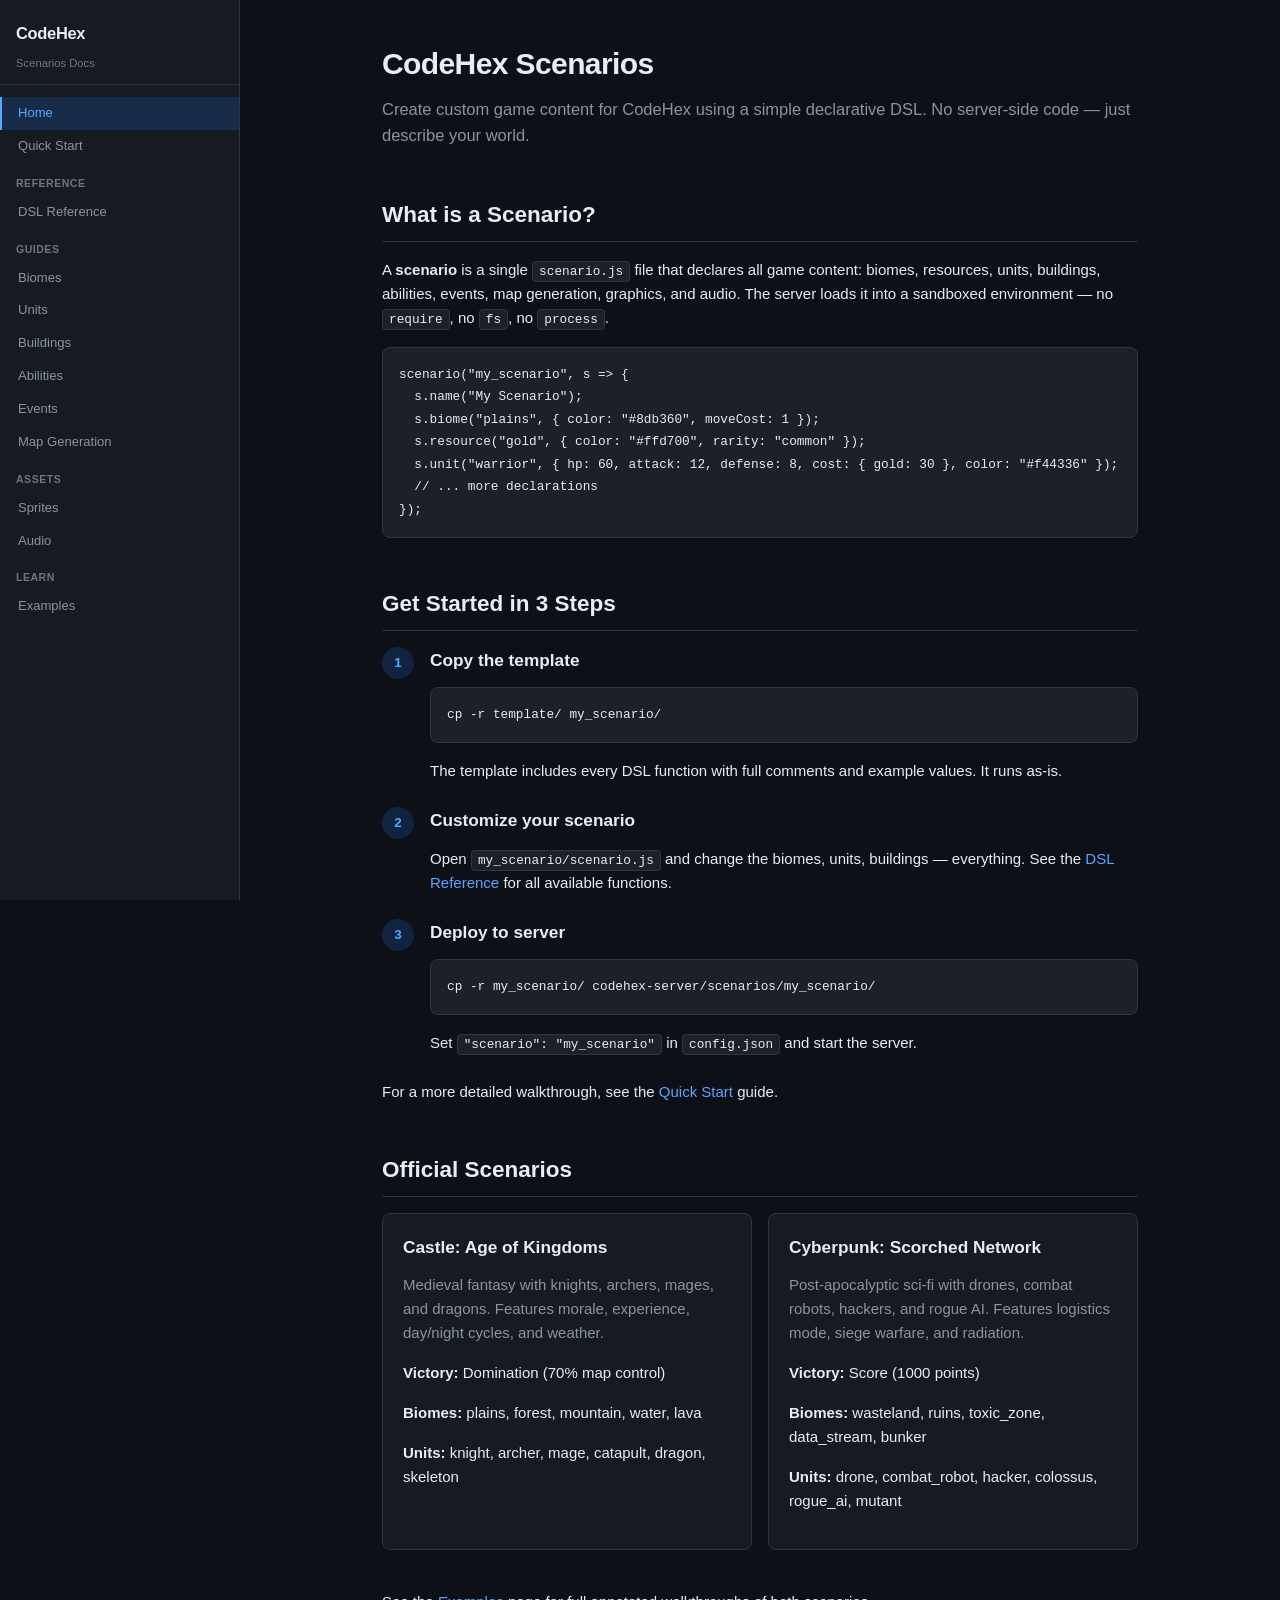
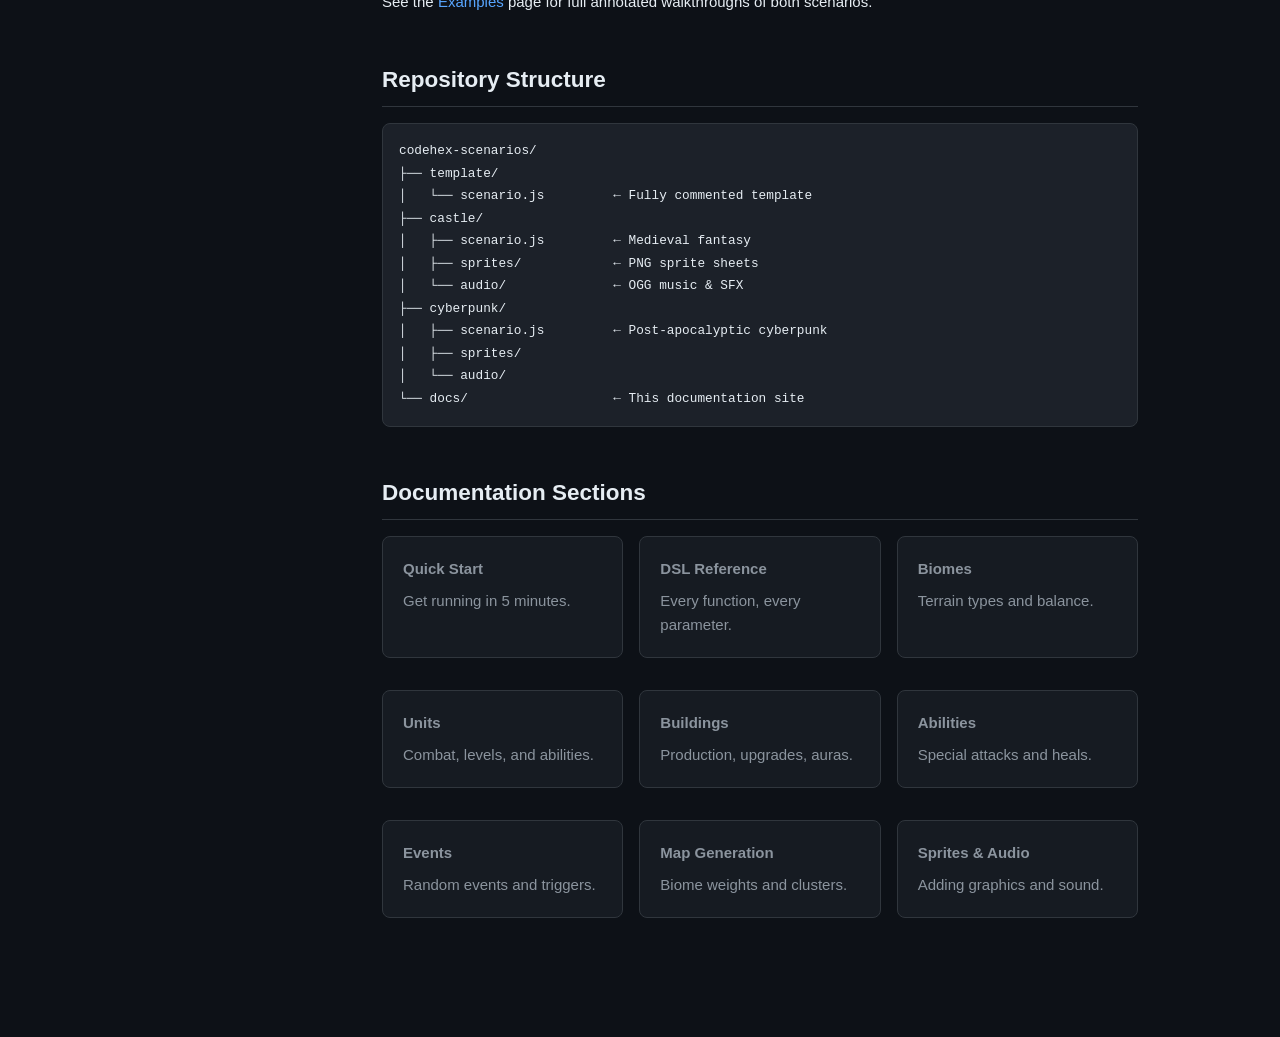
<file: docs/index.html>
<!DOCTYPE html>
<!--
  CodeHex Scenarios Documentation — Home Page
  Static site, opens in any browser without a server.
-->
<html lang="en">
<head>
  <meta charset="UTF-8">
  <meta name="viewport" content="width=device-width, initial-scale=1.0">
  <title>CodeHex Scenarios — Documentation</title>
  <link rel="stylesheet" href="style.css">
</head>
<body>
  <button class="menu-toggle" aria-label="Toggle menu">&#9776;</button>
  <div class="layout">
    <nav class="sidebar">
      <div class="sidebar-header">
        <h1>CodeHex</h1>
        <div class="subtitle">Scenarios Docs</div>
      </div>
      <div class="sidebar-nav">
        <a href="index.html" class="active">Home</a>
        <a href="pages/quickstart.html">Quick Start</a>
        <div class="section-label">Reference</div>
        <a href="pages/dsl-reference.html">DSL Reference</a>
        <div class="section-label">Guides</div>
        <a href="pages/biomes.html">Biomes</a>
        <a href="pages/units.html">Units</a>
        <a href="pages/buildings.html">Buildings</a>
        <a href="pages/abilities.html">Abilities</a>
        <a href="pages/events.html">Events</a>
        <a href="pages/mapgen.html">Map Generation</a>
        <div class="section-label">Assets</div>
        <a href="pages/sprites.html">Sprites</a>
        <a href="pages/audio.html">Audio</a>
        <div class="section-label">Learn</div>
        <a href="pages/examples.html">Examples</a>
      </div>
    </nav>

    <main class="main">
      <div class="content">
        <h1>CodeHex Scenarios</h1>
        <p class="lead">Create custom game content for CodeHex using a simple declarative DSL. No server-side code — just describe your world.</p>

        <h2 id="what">What is a Scenario?</h2>
        <p>A <strong>scenario</strong> is a single <code>scenario.js</code> file that declares all game content: biomes, resources, units, buildings, abilities, events, map generation, graphics, and audio. The server loads it into a sandboxed environment — no <code>require</code>, no <code>fs</code>, no <code>process</code>.</p>

        <pre><code>scenario("my_scenario", s =&gt; {
  s.name("My Scenario");
  s.biome("plains", { color: "#8db360", moveCost: 1 });
  s.resource("gold", { color: "#ffd700", rarity: "common" });
  s.unit("warrior", { hp: 60, attack: 12, defense: 8, cost: { gold: 30 }, color: "#f44336" });
  // ... more declarations
});</code></pre>

        <h2 id="quickstart">Get Started in 3 Steps</h2>
        <div class="steps">
          <div class="step">
            <h3 class="mt-0">Copy the template</h3>
            <pre><code>cp -r template/ my_scenario/</code></pre>
            <p>The template includes every DSL function with full comments and example values. It runs as-is.</p>
          </div>
          <div class="step">
            <h3 class="mt-0">Customize your scenario</h3>
            <p>Open <code>my_scenario/scenario.js</code> and change the biomes, units, buildings — everything. See the <a href="pages/dsl-reference.html">DSL Reference</a> for all available functions.</p>
          </div>
          <div class="step">
            <h3 class="mt-0">Deploy to server</h3>
            <pre><code>cp -r my_scenario/ codehex-server/scenarios/my_scenario/</code></pre>
            <p>Set <code>"scenario": "my_scenario"</code> in <code>config.json</code> and start the server.</p>
          </div>
        </div>

        <p>For a more detailed walkthrough, see the <a href="pages/quickstart.html">Quick Start</a> guide.</p>

        <h2 id="scenarios">Official Scenarios</h2>
        <div class="grid-2">
          <div class="card">
            <h3 class="mt-0">Castle: Age of Kingdoms</h3>
            <p class="text-muted">Medieval fantasy with knights, archers, mages, and dragons. Features morale, experience, day/night cycles, and weather.</p>
            <p><strong>Victory:</strong> Domination (70% map control)</p>
            <p><strong>Biomes:</strong> plains, forest, mountain, water, lava</p>
            <p><strong>Units:</strong> knight, archer, mage, catapult, dragon, skeleton</p>
          </div>
          <div class="card">
            <h3 class="mt-0">Cyberpunk: Scorched Network</h3>
            <p class="text-muted">Post-apocalyptic sci-fi with drones, combat robots, hackers, and rogue AI. Features logistics mode, siege warfare, and radiation.</p>
            <p><strong>Victory:</strong> Score (1000 points)</p>
            <p><strong>Biomes:</strong> wasteland, ruins, toxic_zone, data_stream, bunker</p>
            <p><strong>Units:</strong> drone, combat_robot, hacker, colossus, rogue_ai, mutant</p>
          </div>
        </div>
        <p>See the <a href="pages/examples.html">Examples</a> page for full annotated walkthroughs of both scenarios.</p>

        <h2 id="structure">Repository Structure</h2>
        <pre><code>codehex-scenarios/
├── template/
│   └── scenario.js         ← Fully commented template
├── castle/
│   ├── scenario.js         ← Medieval fantasy
│   ├── sprites/            ← PNG sprite sheets
│   └── audio/              ← OGG music &amp; SFX
├── cyberpunk/
│   ├── scenario.js         ← Post-apocalyptic cyberpunk
│   ├── sprites/
│   └── audio/
└── docs/                   ← This documentation site</code></pre>

        <h2 id="docs">Documentation Sections</h2>
        <div class="grid-3">
          <div class="card">
            <h4 class="mt-0">Quick Start</h4>
            <p class="text-muted mb-0">Get running in 5 minutes.</p>
          </div>
          <div class="card">
            <h4 class="mt-0">DSL Reference</h4>
            <p class="text-muted mb-0">Every function, every parameter.</p>
          </div>
          <div class="card">
            <h4 class="mt-0">Biomes</h4>
            <p class="text-muted mb-0">Terrain types and balance.</p>
          </div>
          <div class="card">
            <h4 class="mt-0">Units</h4>
            <p class="text-muted mb-0">Combat, levels, and abilities.</p>
          </div>
          <div class="card">
            <h4 class="mt-0">Buildings</h4>
            <p class="text-muted mb-0">Production, upgrades, auras.</p>
          </div>
          <div class="card">
            <h4 class="mt-0">Abilities</h4>
            <p class="text-muted mb-0">Special attacks and heals.</p>
          </div>
          <div class="card">
            <h4 class="mt-0">Events</h4>
            <p class="text-muted mb-0">Random events and triggers.</p>
          </div>
          <div class="card">
            <h4 class="mt-0">Map Generation</h4>
            <p class="text-muted mb-0">Biome weights and clusters.</p>
          </div>
          <div class="card">
            <h4 class="mt-0">Sprites &amp; Audio</h4>
            <p class="text-muted mb-0">Adding graphics and sound.</p>
          </div>
        </div>
      </div>
    </main>
  </div>
  <script src="script.js"></script>
</body>
</html>
</file>
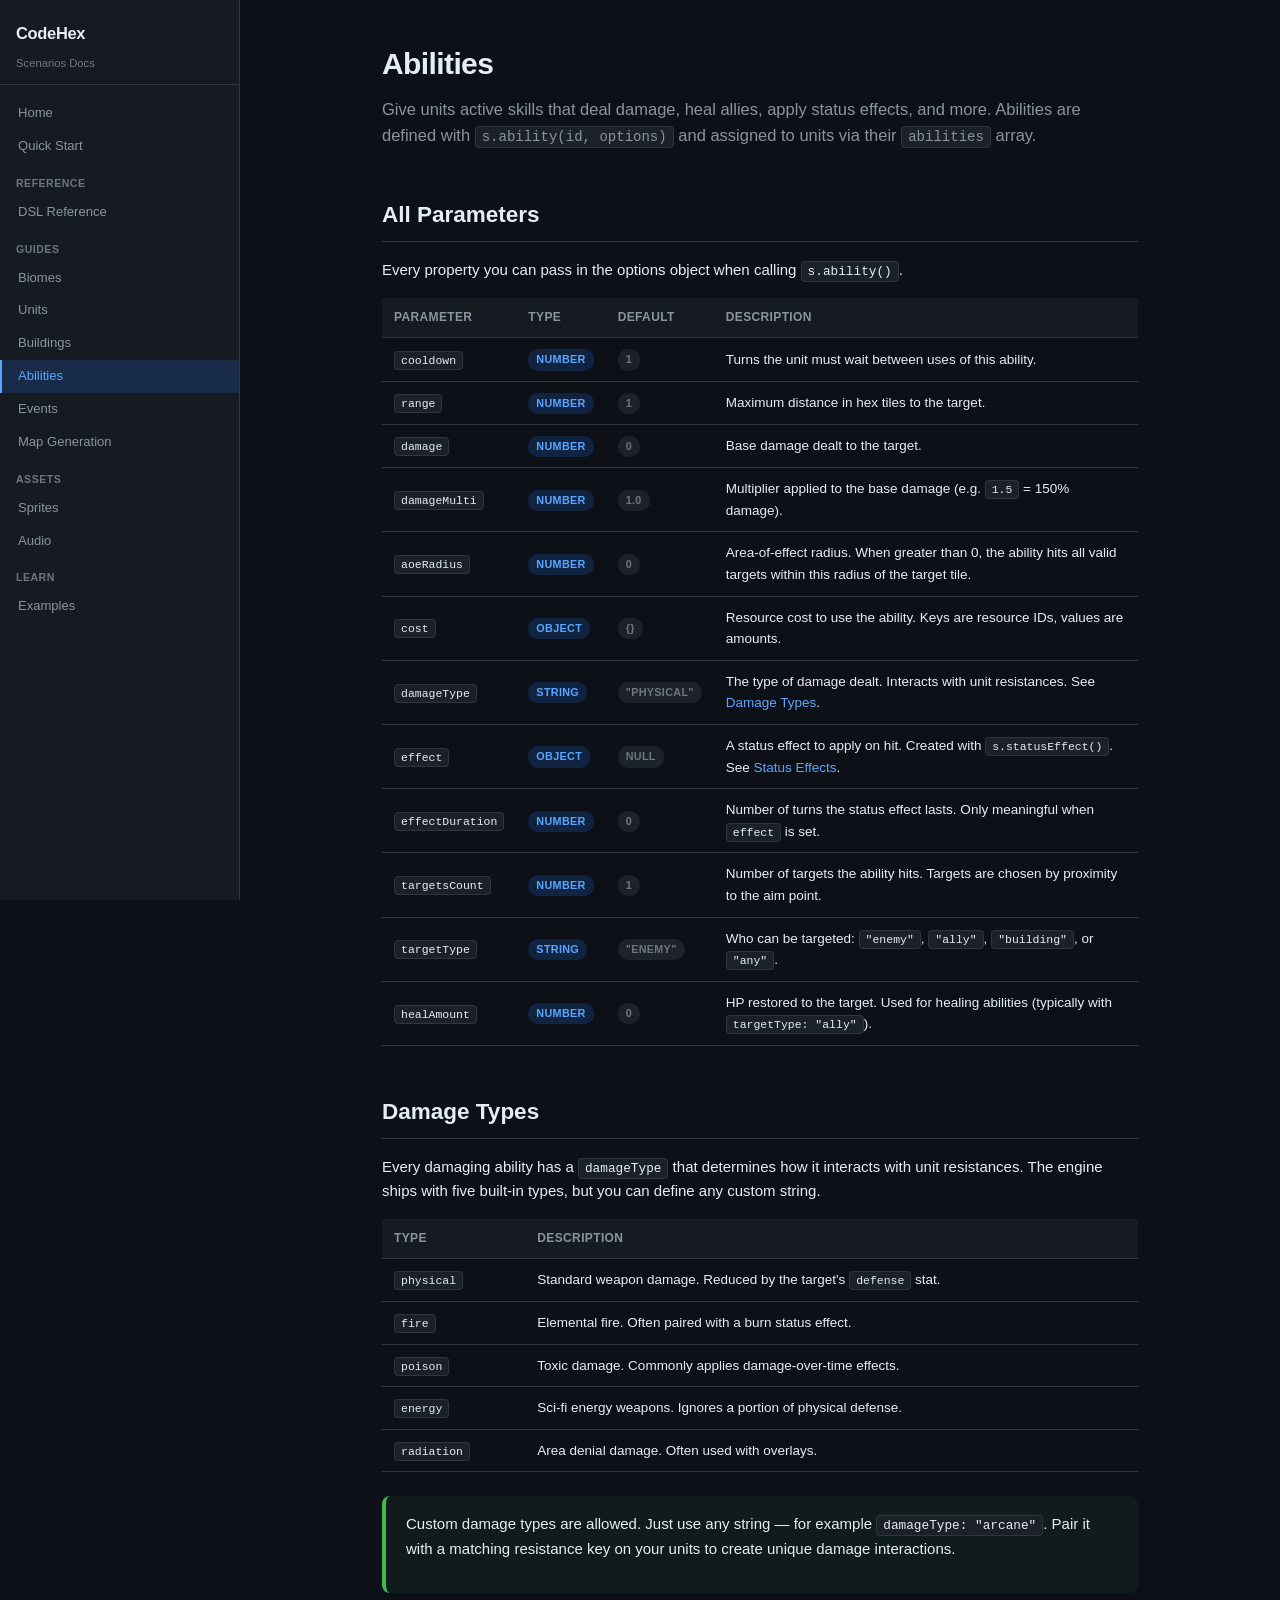
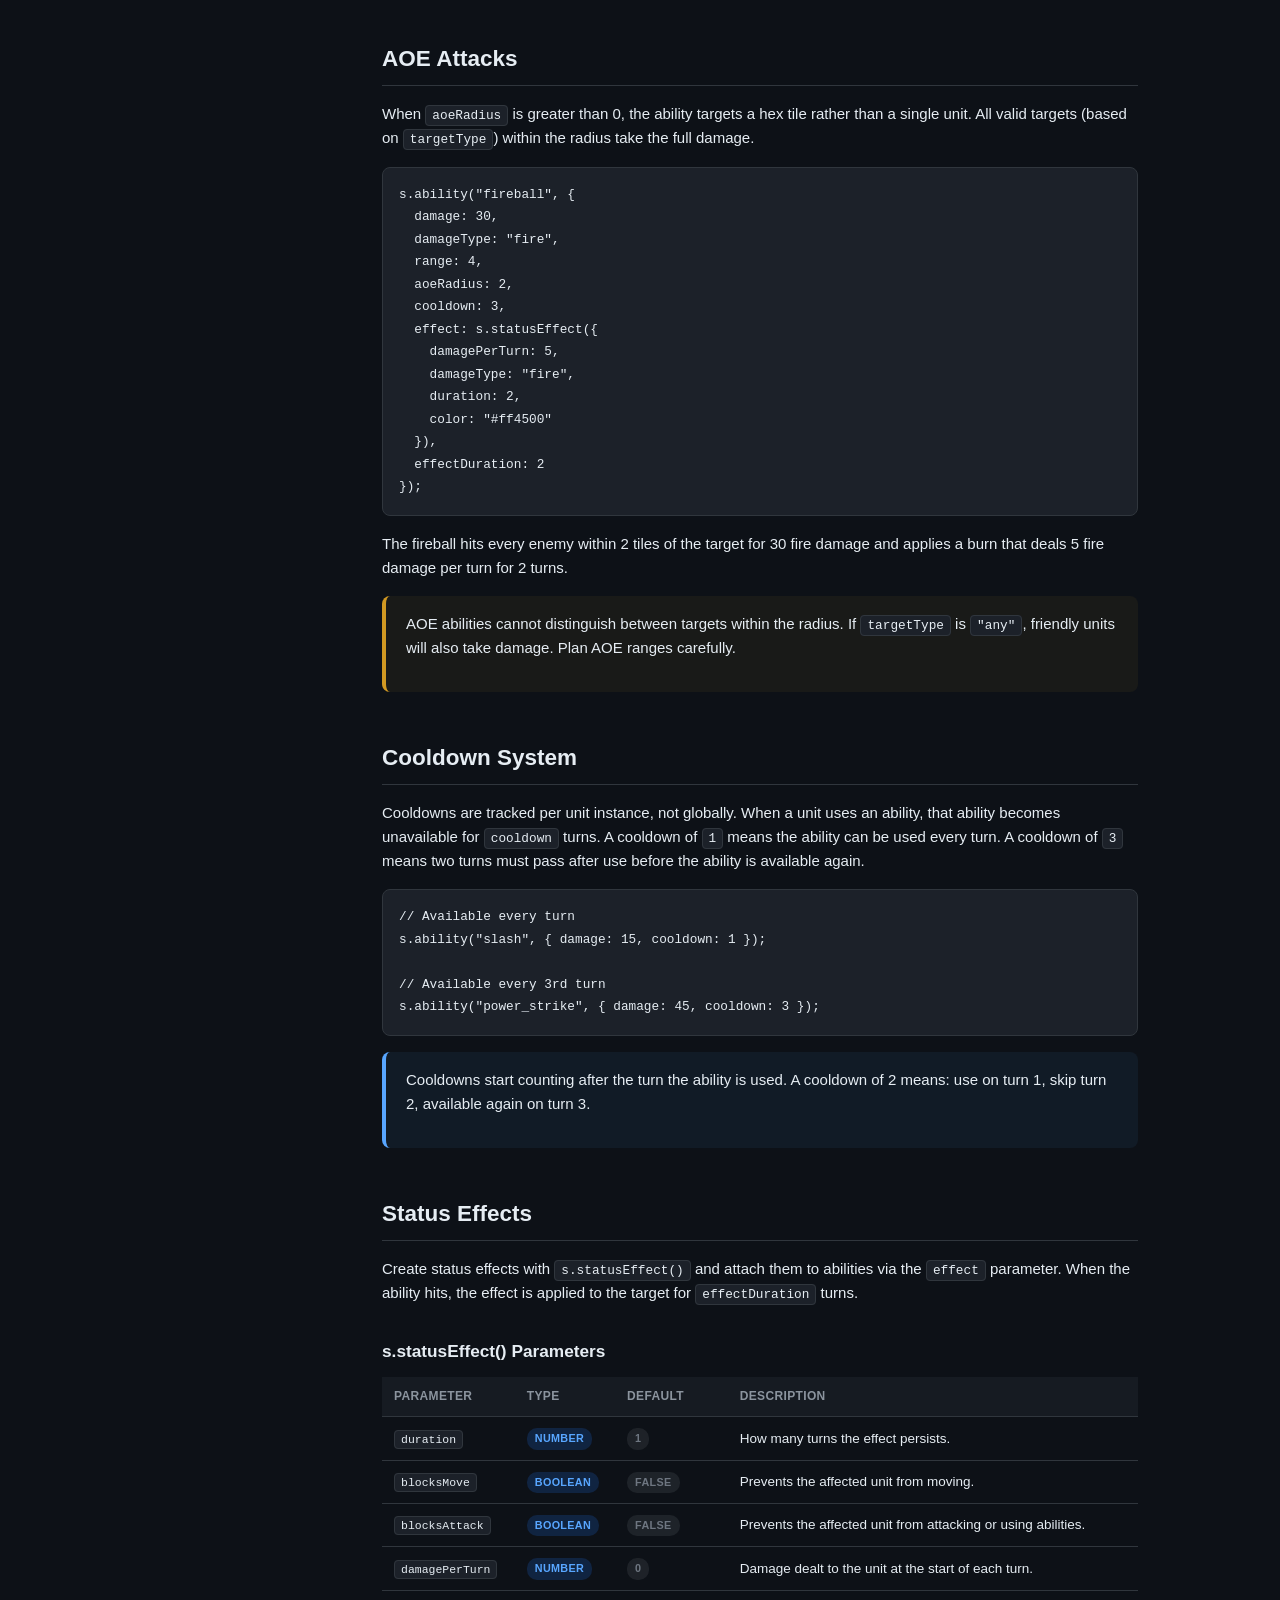
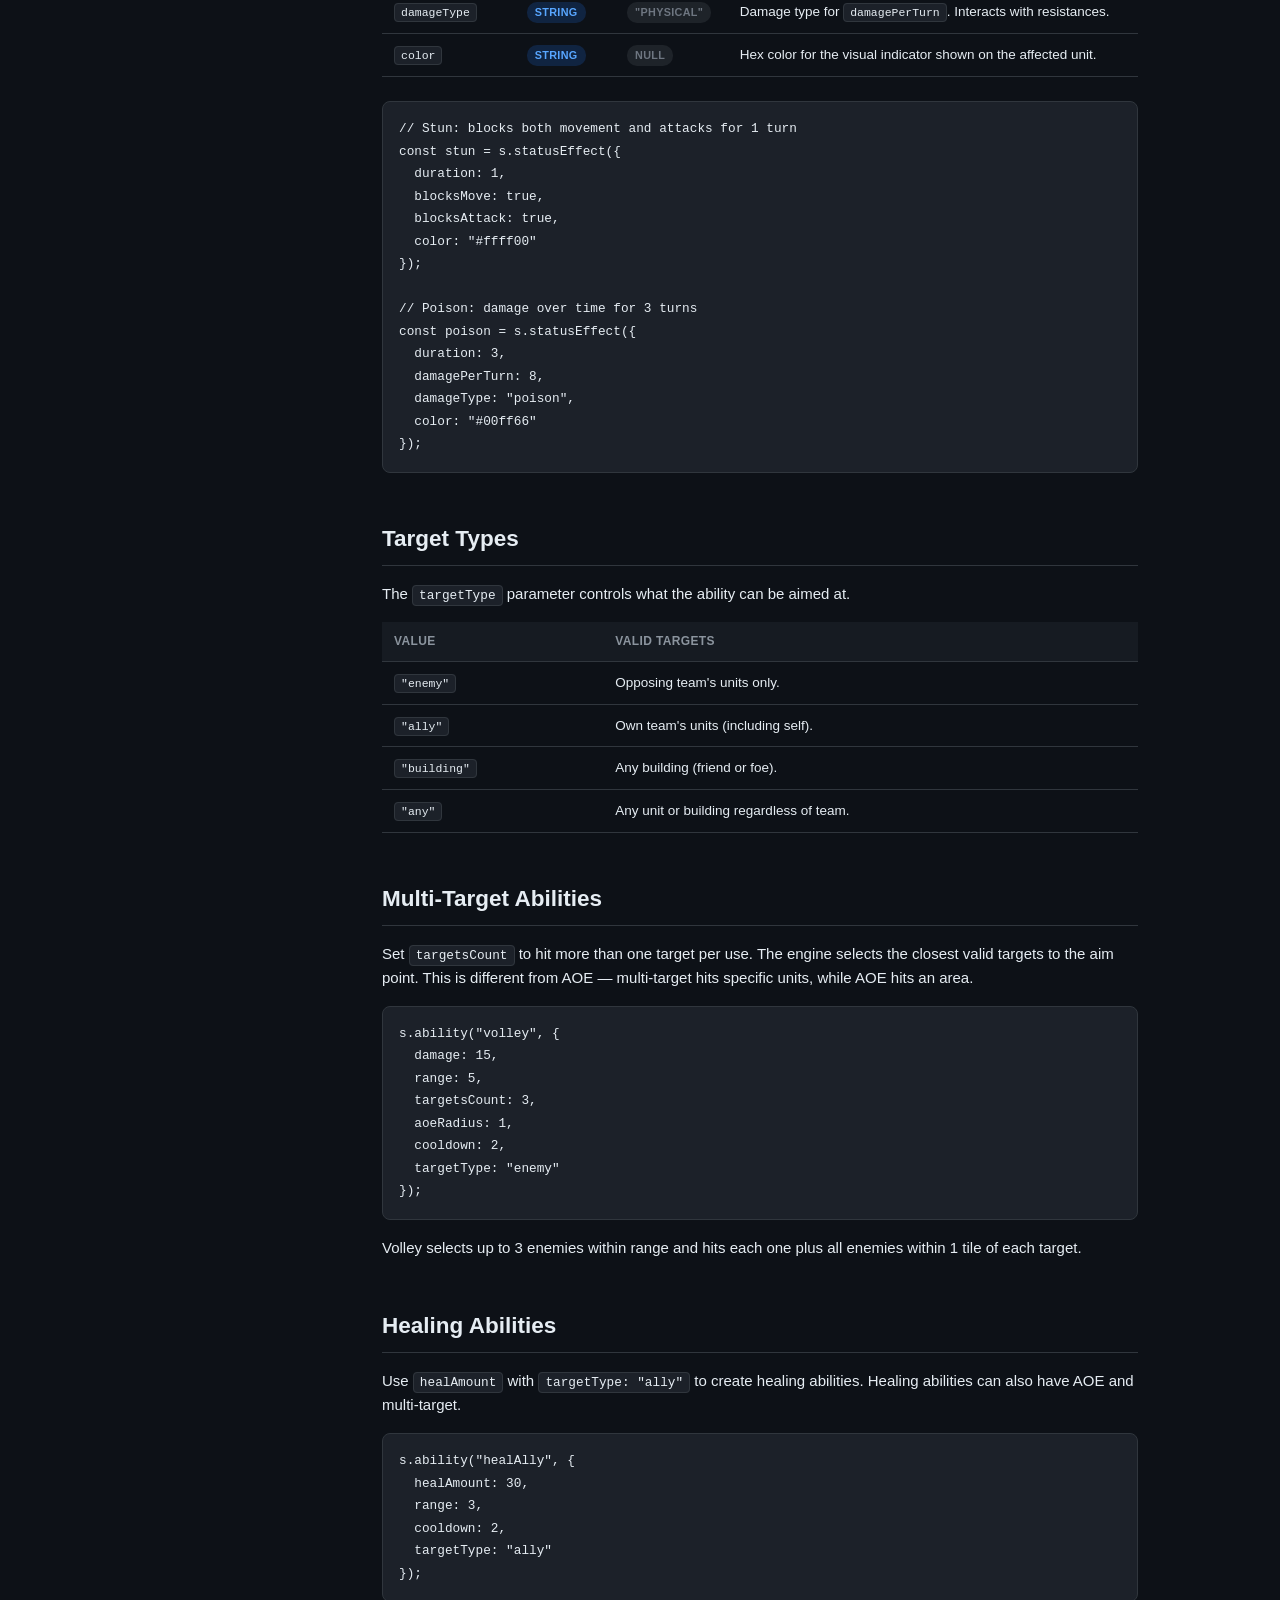
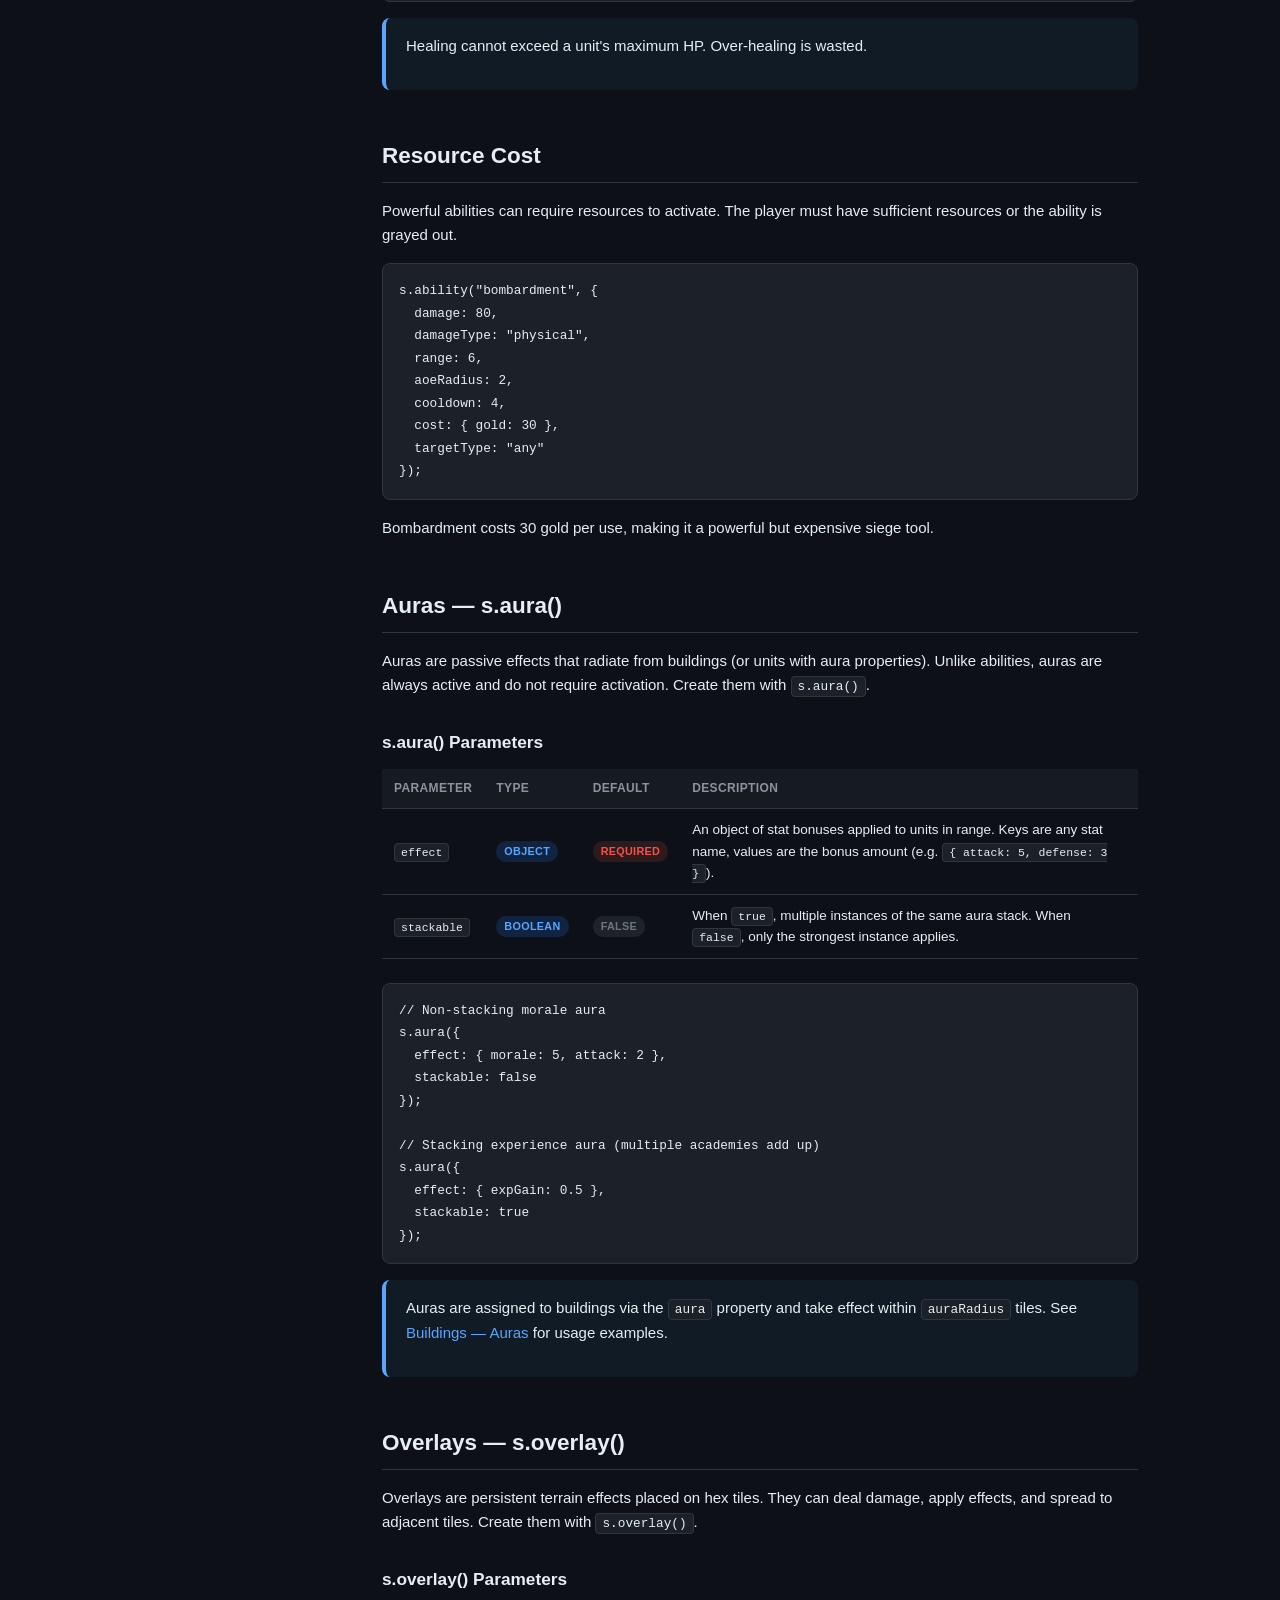
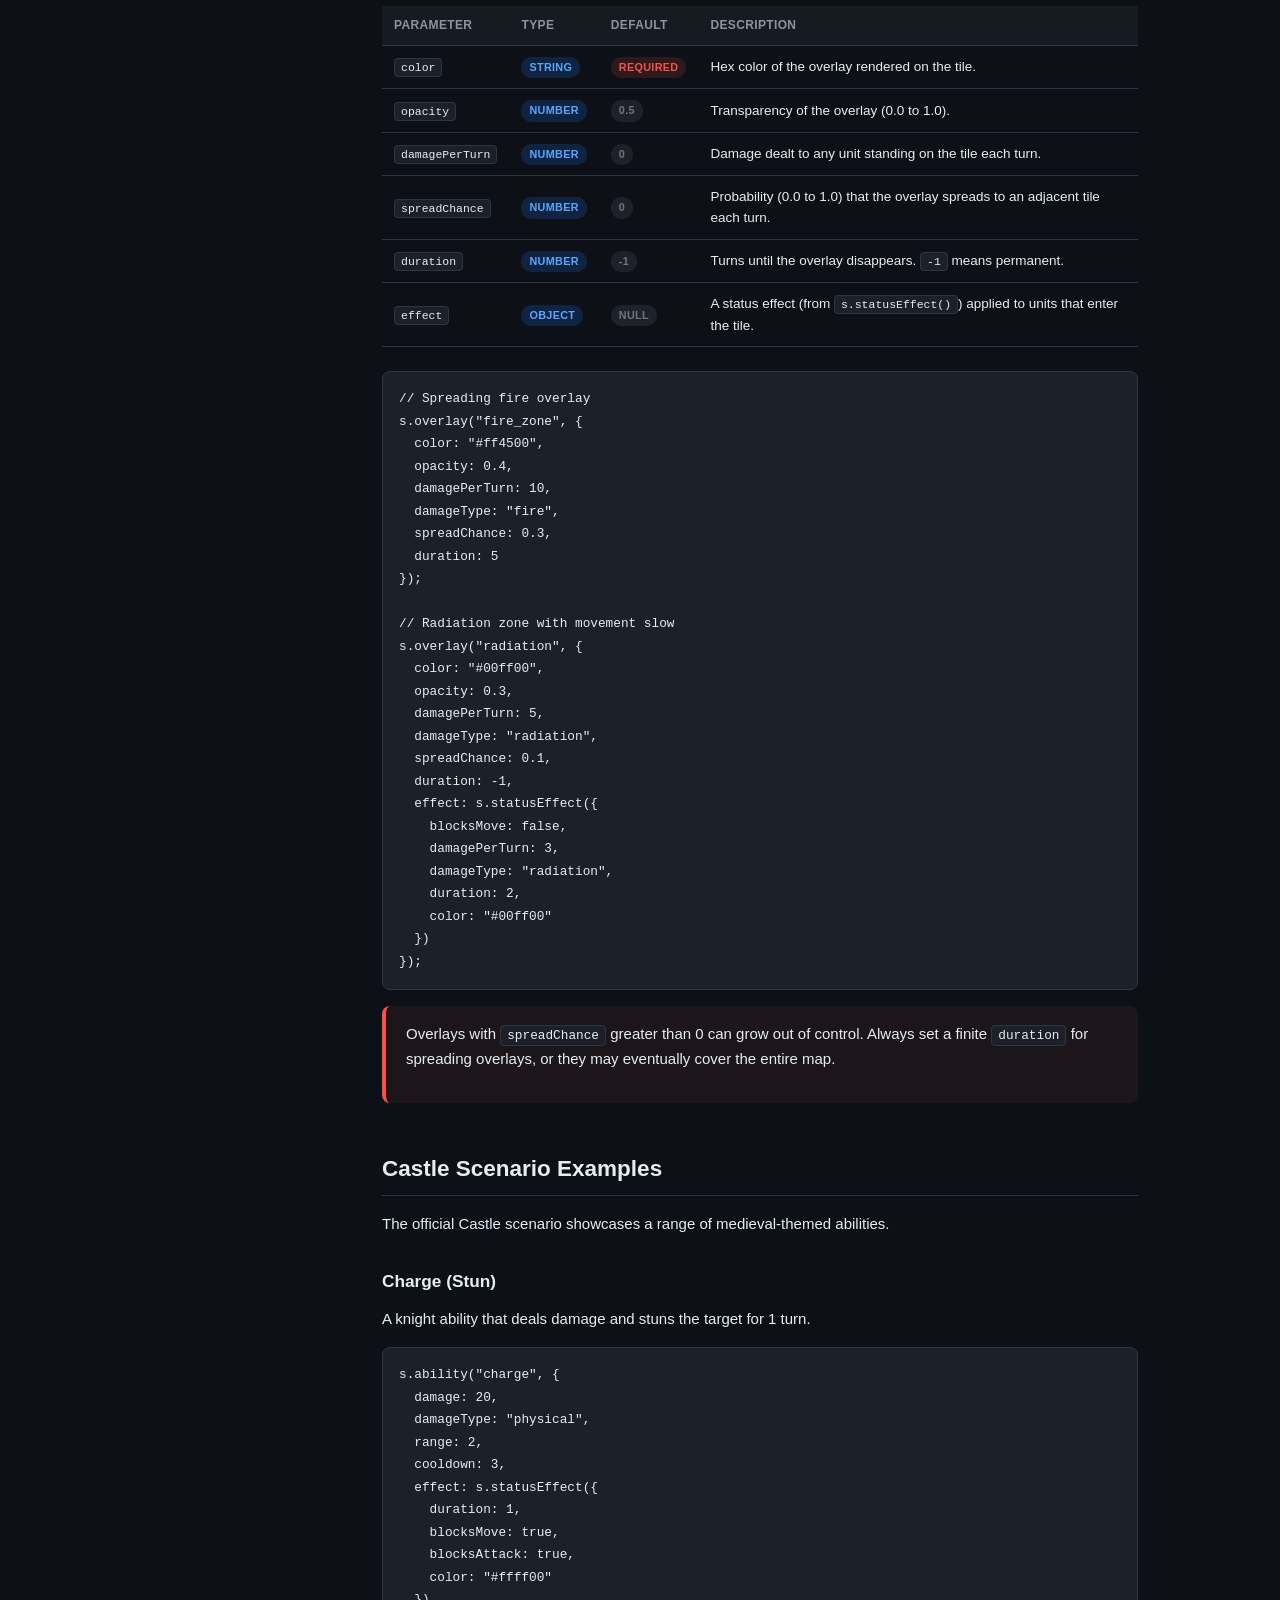
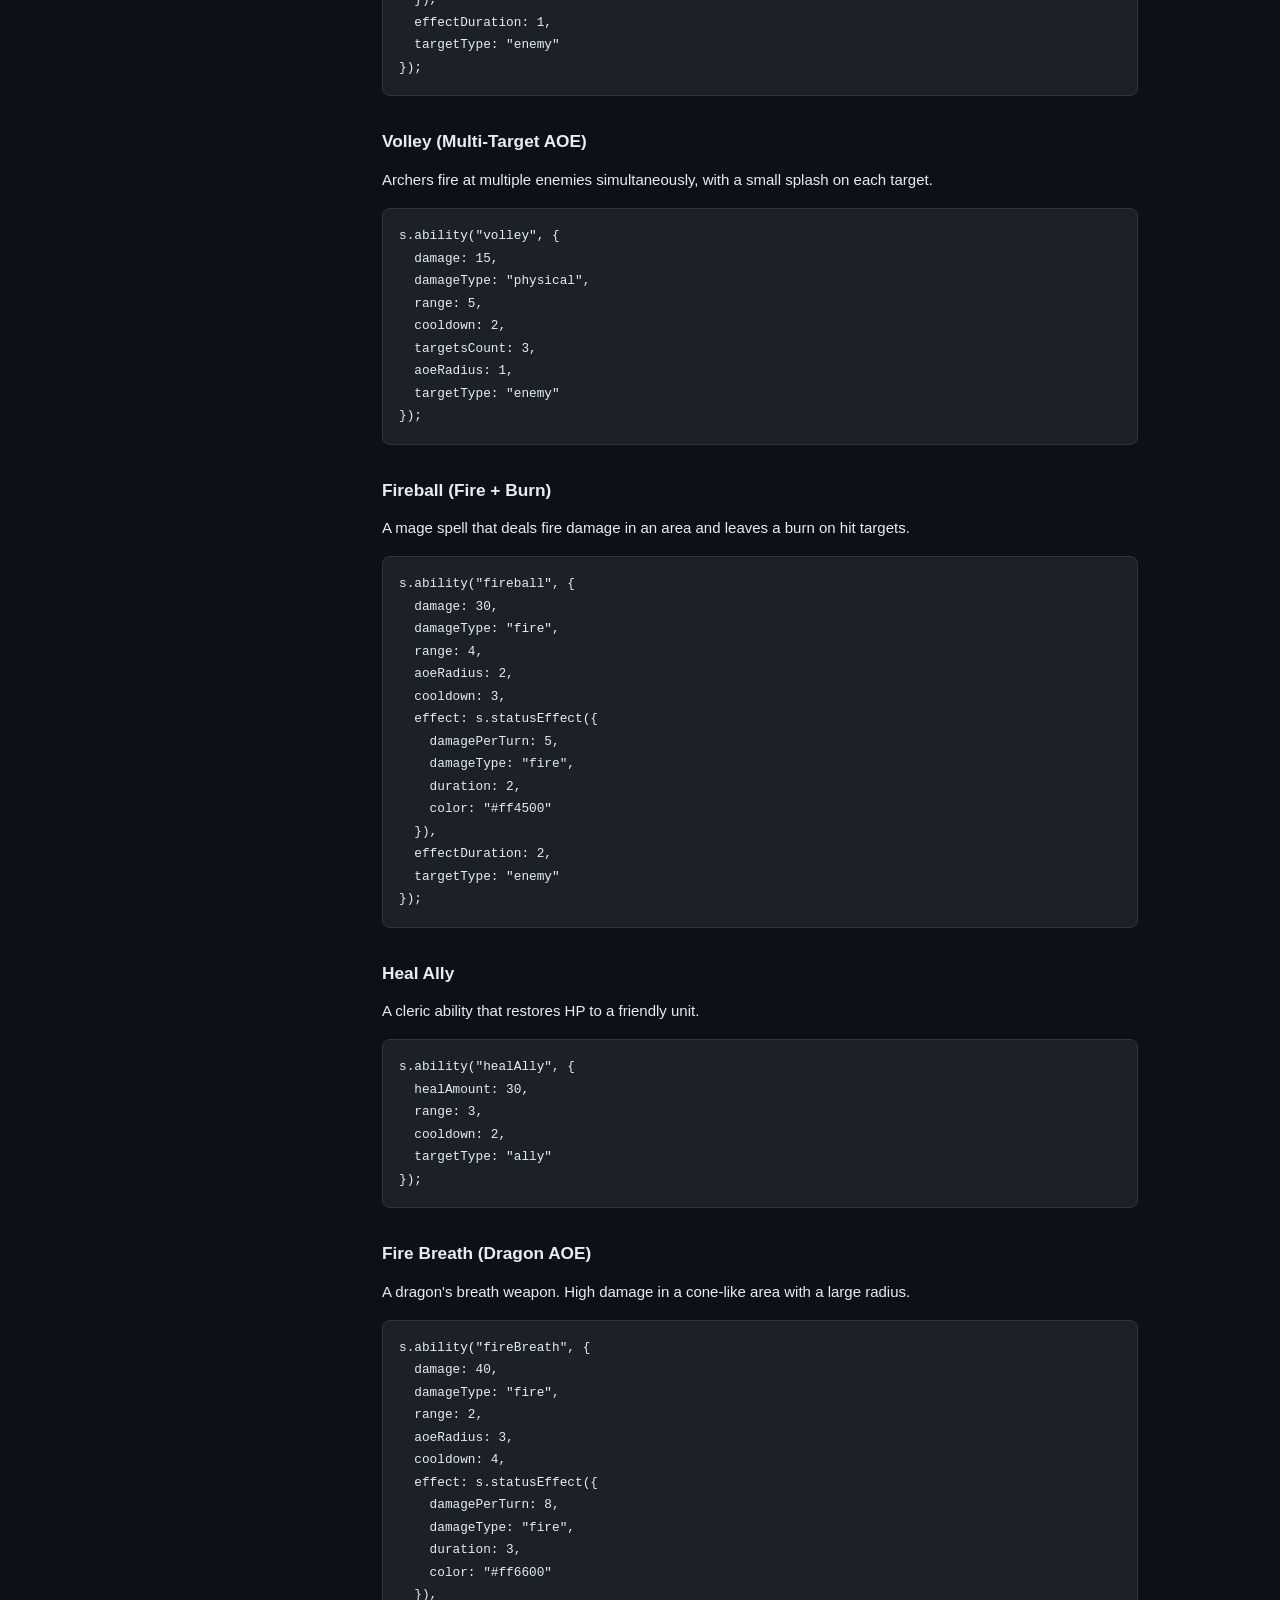
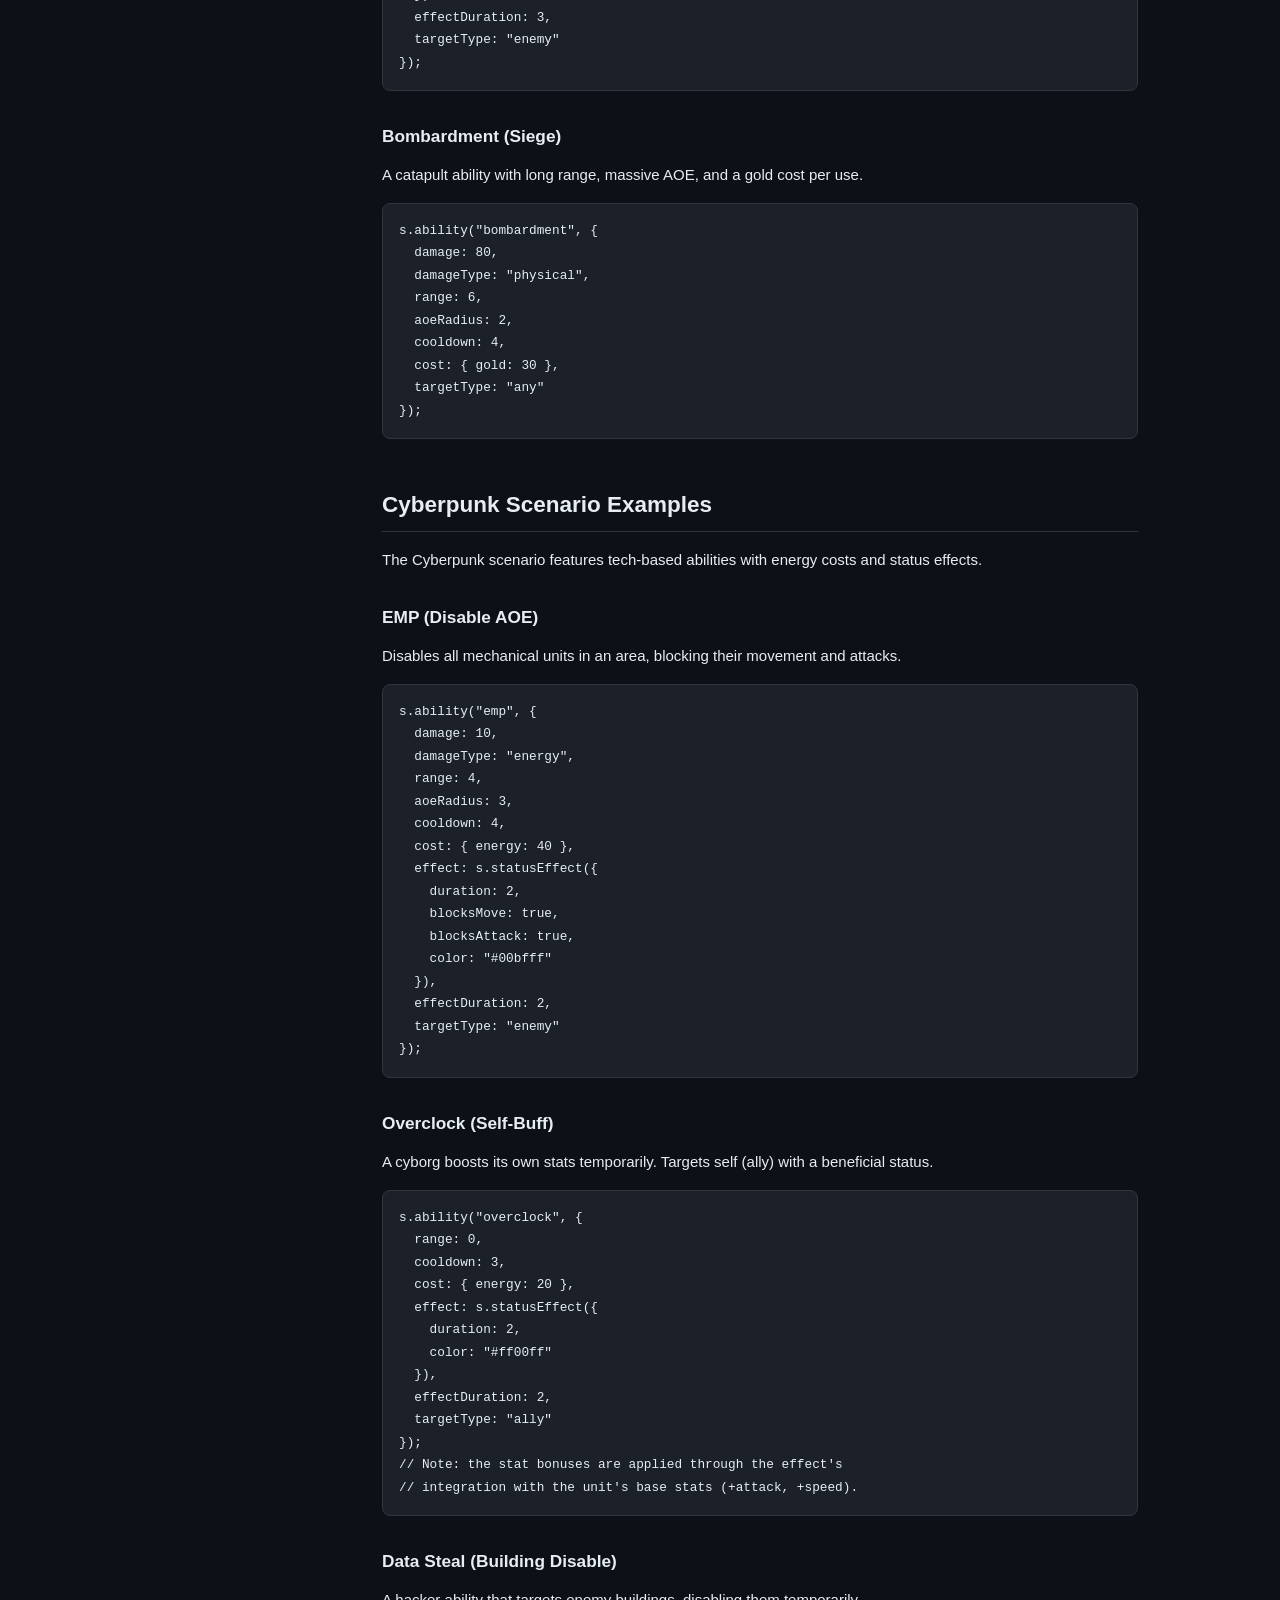
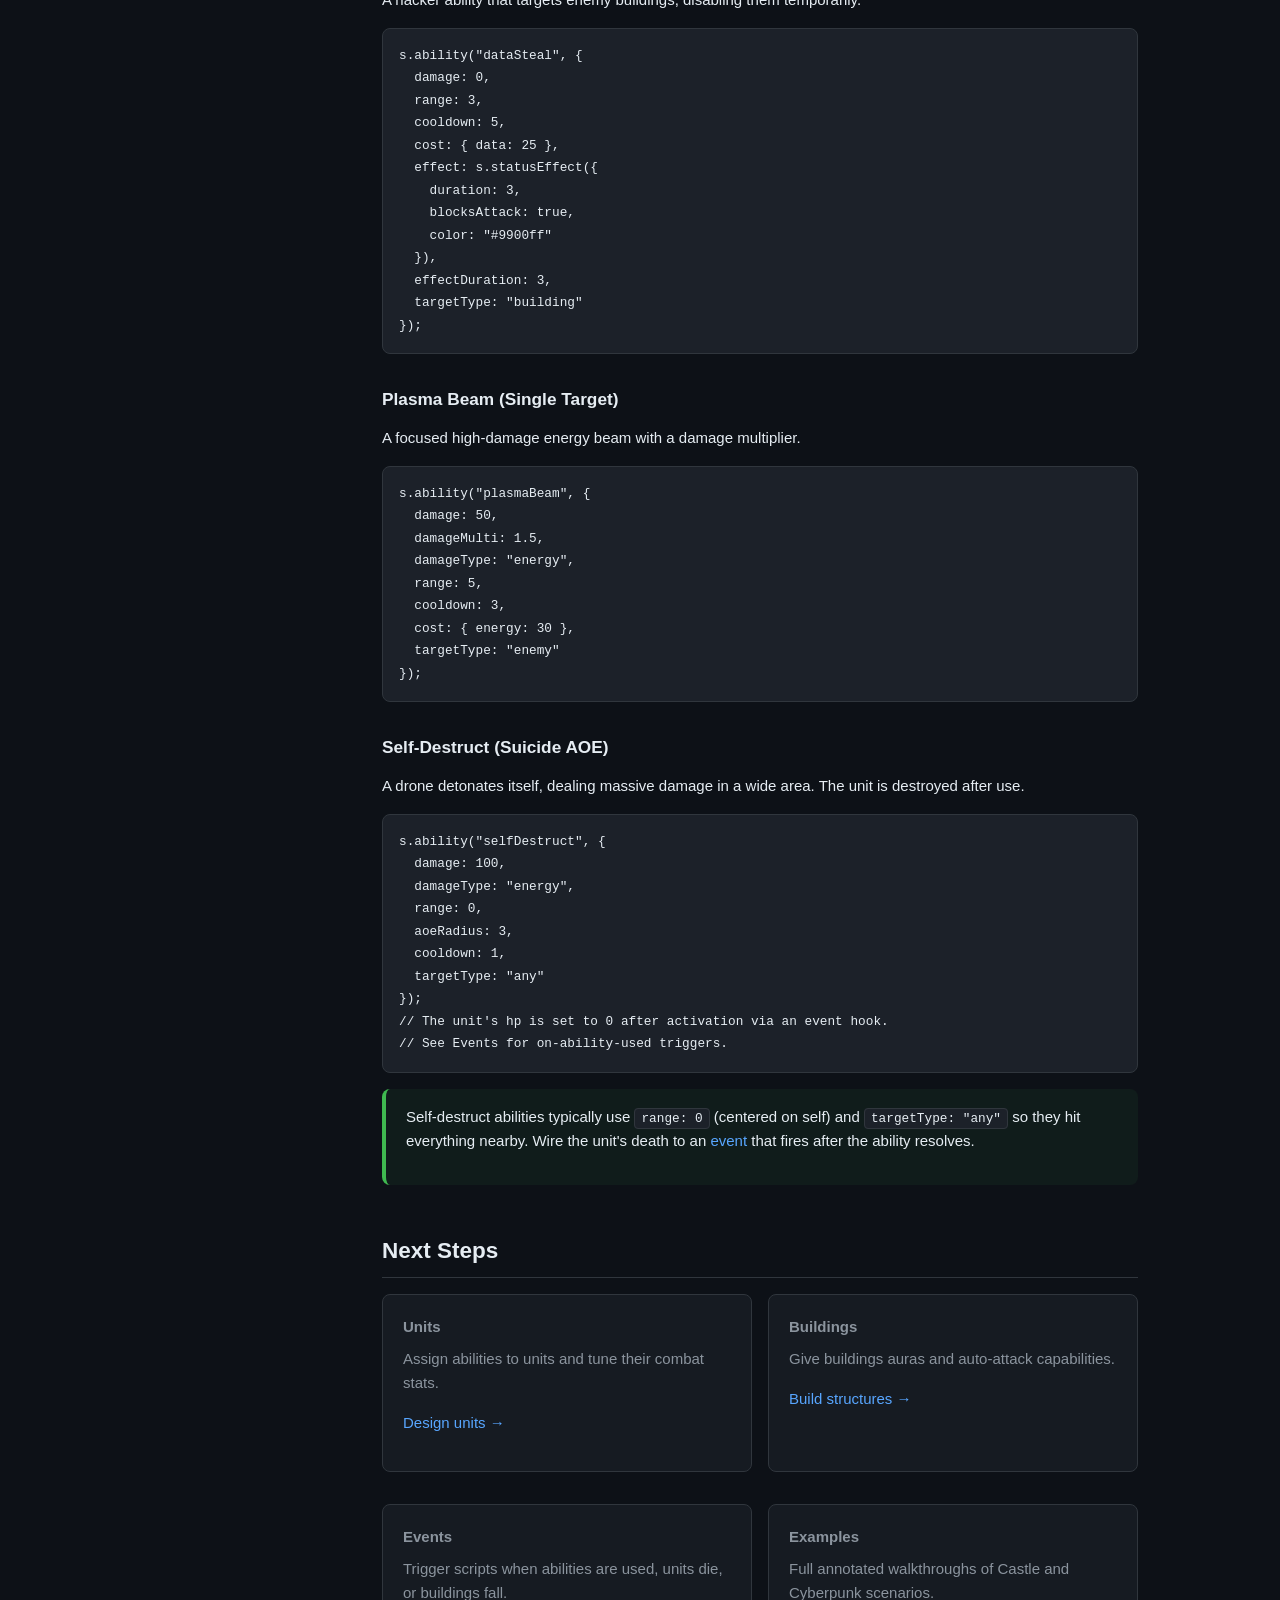
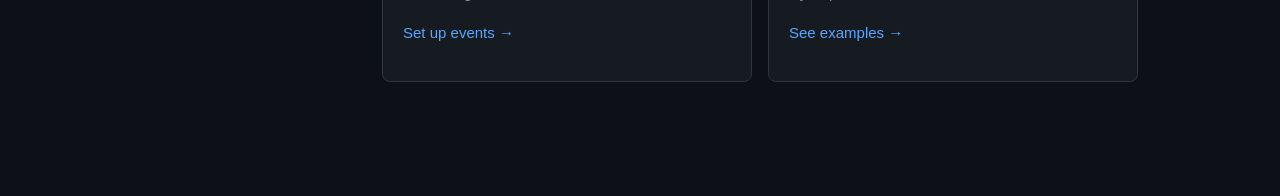
<file: docs/pages/abilities.html>
<!DOCTYPE html>
<!--
  CodeHex Scenarios Documentation — Abilities
  Static site, opens in any browser without a server.
-->
<html lang="en">
<head>
  <meta charset="UTF-8">
  <meta name="viewport" content="width=device-width, initial-scale=1.0">
  <title>Abilities — CodeHex Scenarios</title>
  <link rel="stylesheet" href="../style.css">
</head>
<body>
  <button class="menu-toggle" aria-label="Toggle menu">&#9776;</button>
  <div class="layout">
    <nav class="sidebar">
      <div class="sidebar-header">
        <h1>CodeHex</h1>
        <div class="subtitle">Scenarios Docs</div>
      </div>
      <div class="sidebar-nav">
        <a href="../index.html">Home</a>
        <a href="quickstart.html">Quick Start</a>
        <div class="section-label">Reference</div>
        <a href="dsl-reference.html">DSL Reference</a>
        <div class="section-label">Guides</div>
        <a href="biomes.html">Biomes</a>
        <a href="units.html">Units</a>
        <a href="buildings.html">Buildings</a>
        <a href="abilities.html" class="active">Abilities</a>
        <a href="events.html">Events</a>
        <a href="mapgen.html">Map Generation</a>
        <div class="section-label">Assets</div>
        <a href="sprites.html">Sprites</a>
        <a href="audio.html">Audio</a>
        <div class="section-label">Learn</div>
        <a href="examples.html">Examples</a>
      </div>
    </nav>

    <main class="main">
      <div class="content">
        <h1>Abilities</h1>
        <p class="lead">Give units active skills that deal damage, heal allies, apply status effects, and more. Abilities are defined with <code>s.ability(id, options)</code> and assigned to units via their <code>abilities</code> array.</p>

        <!-- ── PARAMETERS ──────────────────────────────────────────────── -->

        <h2 id="parameters">All Parameters</h2>
        <p>Every property you can pass in the options object when calling <code>s.ability()</code>.</p>

        <table>
          <thead>
            <tr>
              <th>Parameter</th>
              <th>Type</th>
              <th>Default</th>
              <th>Description</th>
            </tr>
          </thead>
          <tbody>
            <tr>
              <td><code>cooldown</code></td>
              <td><span class="badge badge-type">number</span></td>
              <td><span class="badge badge-default">1</span></td>
              <td>Turns the unit must wait between uses of this ability.</td>
            </tr>
            <tr>
              <td><code>range</code></td>
              <td><span class="badge badge-type">number</span></td>
              <td><span class="badge badge-default">1</span></td>
              <td>Maximum distance in hex tiles to the target.</td>
            </tr>
            <tr>
              <td><code>damage</code></td>
              <td><span class="badge badge-type">number</span></td>
              <td><span class="badge badge-default">0</span></td>
              <td>Base damage dealt to the target.</td>
            </tr>
            <tr>
              <td><code>damageMulti</code></td>
              <td><span class="badge badge-type">number</span></td>
              <td><span class="badge badge-default">1.0</span></td>
              <td>Multiplier applied to the base damage (e.g. <code>1.5</code> = 150% damage).</td>
            </tr>
            <tr>
              <td><code>aoeRadius</code></td>
              <td><span class="badge badge-type">number</span></td>
              <td><span class="badge badge-default">0</span></td>
              <td>Area-of-effect radius. When greater than 0, the ability hits all valid targets within this radius of the target tile.</td>
            </tr>
            <tr>
              <td><code>cost</code></td>
              <td><span class="badge badge-type">object</span></td>
              <td><span class="badge badge-default">{}</span></td>
              <td>Resource cost to use the ability. Keys are resource IDs, values are amounts.</td>
            </tr>
            <tr>
              <td><code>damageType</code></td>
              <td><span class="badge badge-type">string</span></td>
              <td><span class="badge badge-default">"physical"</span></td>
              <td>The type of damage dealt. Interacts with unit resistances. See <a href="#damage-types">Damage Types</a>.</td>
            </tr>
            <tr>
              <td><code>effect</code></td>
              <td><span class="badge badge-type">object</span></td>
              <td><span class="badge badge-default">null</span></td>
              <td>A status effect to apply on hit. Created with <code>s.statusEffect()</code>. See <a href="#status-effects">Status Effects</a>.</td>
            </tr>
            <tr>
              <td><code>effectDuration</code></td>
              <td><span class="badge badge-type">number</span></td>
              <td><span class="badge badge-default">0</span></td>
              <td>Number of turns the status effect lasts. Only meaningful when <code>effect</code> is set.</td>
            </tr>
            <tr>
              <td><code>targetsCount</code></td>
              <td><span class="badge badge-type">number</span></td>
              <td><span class="badge badge-default">1</span></td>
              <td>Number of targets the ability hits. Targets are chosen by proximity to the aim point.</td>
            </tr>
            <tr>
              <td><code>targetType</code></td>
              <td><span class="badge badge-type">string</span></td>
              <td><span class="badge badge-default">"enemy"</span></td>
              <td>Who can be targeted: <code>"enemy"</code>, <code>"ally"</code>, <code>"building"</code>, or <code>"any"</code>.</td>
            </tr>
            <tr>
              <td><code>healAmount</code></td>
              <td><span class="badge badge-type">number</span></td>
              <td><span class="badge badge-default">0</span></td>
              <td>HP restored to the target. Used for healing abilities (typically with <code>targetType: "ally"</code>).</td>
            </tr>
          </tbody>
        </table>

        <!-- ── DAMAGE TYPES ────────────────────────────────────────────── -->

        <h2 id="damage-types">Damage Types</h2>
        <p>Every damaging ability has a <code>damageType</code> that determines how it interacts with unit resistances. The engine ships with five built-in types, but you can define any custom string.</p>

        <table>
          <thead>
            <tr>
              <th>Type</th>
              <th>Description</th>
            </tr>
          </thead>
          <tbody>
            <tr><td><code>physical</code></td><td>Standard weapon damage. Reduced by the target's <code>defense</code> stat.</td></tr>
            <tr><td><code>fire</code></td><td>Elemental fire. Often paired with a burn status effect.</td></tr>
            <tr><td><code>poison</code></td><td>Toxic damage. Commonly applies damage-over-time effects.</td></tr>
            <tr><td><code>energy</code></td><td>Sci-fi energy weapons. Ignores a portion of physical defense.</td></tr>
            <tr><td><code>radiation</code></td><td>Area denial damage. Often used with overlays.</td></tr>
          </tbody>
        </table>

        <div class="callout callout-tip">
          <p>Custom damage types are allowed. Just use any string &mdash; for example <code>damageType: "arcane"</code>. Pair it with a matching resistance key on your units to create unique damage interactions.</p>
        </div>

        <!-- ── AOE ATTACKS ─────────────────────────────────────────────── -->

        <h2 id="aoe-attacks">AOE Attacks</h2>
        <p>When <code>aoeRadius</code> is greater than 0, the ability targets a hex tile rather than a single unit. All valid targets (based on <code>targetType</code>) within the radius take the full damage.</p>

        <pre><code>s.ability("fireball", {
  damage: 30,
  damageType: "fire",
  range: 4,
  aoeRadius: 2,
  cooldown: 3,
  effect: s.statusEffect({
    damagePerTurn: 5,
    damageType: "fire",
    duration: 2,
    color: "#ff4500"
  }),
  effectDuration: 2
});</code></pre>

        <p>The fireball hits every enemy within 2 tiles of the target for 30 fire damage and applies a burn that deals 5 fire damage per turn for 2 turns.</p>

        <div class="callout callout-warning">
          <p>AOE abilities cannot distinguish between targets within the radius. If <code>targetType</code> is <code>"any"</code>, friendly units will also take damage. Plan AOE ranges carefully.</p>
        </div>

        <!-- ── COOLDOWN SYSTEM ─────────────────────────────────────────── -->

        <h2 id="cooldown-system">Cooldown System</h2>
        <p>Cooldowns are tracked per unit instance, not globally. When a unit uses an ability, that ability becomes unavailable for <code>cooldown</code> turns. A cooldown of <code>1</code> means the ability can be used every turn. A cooldown of <code>3</code> means two turns must pass after use before the ability is available again.</p>

        <pre><code>// Available every turn
s.ability("slash", { damage: 15, cooldown: 1 });

// Available every 3rd turn
s.ability("power_strike", { damage: 45, cooldown: 3 });</code></pre>

        <div class="callout callout-info">
          <p>Cooldowns start counting after the turn the ability is used. A cooldown of 2 means: use on turn 1, skip turn 2, available again on turn 3.</p>
        </div>

        <!-- ── STATUS EFFECTS ──────────────────────────────────────────── -->

        <h2 id="status-effects">Status Effects</h2>
        <p>Create status effects with <code>s.statusEffect()</code> and attach them to abilities via the <code>effect</code> parameter. When the ability hits, the effect is applied to the target for <code>effectDuration</code> turns.</p>

        <h3 id="status-effect-params">s.statusEffect() Parameters</h3>
        <table>
          <thead>
            <tr>
              <th>Parameter</th>
              <th>Type</th>
              <th>Default</th>
              <th>Description</th>
            </tr>
          </thead>
          <tbody>
            <tr>
              <td><code>duration</code></td>
              <td><span class="badge badge-type">number</span></td>
              <td><span class="badge badge-default">1</span></td>
              <td>How many turns the effect persists.</td>
            </tr>
            <tr>
              <td><code>blocksMove</code></td>
              <td><span class="badge badge-type">boolean</span></td>
              <td><span class="badge badge-default">false</span></td>
              <td>Prevents the affected unit from moving.</td>
            </tr>
            <tr>
              <td><code>blocksAttack</code></td>
              <td><span class="badge badge-type">boolean</span></td>
              <td><span class="badge badge-default">false</span></td>
              <td>Prevents the affected unit from attacking or using abilities.</td>
            </tr>
            <tr>
              <td><code>damagePerTurn</code></td>
              <td><span class="badge badge-type">number</span></td>
              <td><span class="badge badge-default">0</span></td>
              <td>Damage dealt to the unit at the start of each turn.</td>
            </tr>
            <tr>
              <td><code>damageType</code></td>
              <td><span class="badge badge-type">string</span></td>
              <td><span class="badge badge-default">"physical"</span></td>
              <td>Damage type for <code>damagePerTurn</code>. Interacts with resistances.</td>
            </tr>
            <tr>
              <td><code>color</code></td>
              <td><span class="badge badge-type">string</span></td>
              <td><span class="badge badge-default">null</span></td>
              <td>Hex color for the visual indicator shown on the affected unit.</td>
            </tr>
          </tbody>
        </table>

        <pre><code>// Stun: blocks both movement and attacks for 1 turn
const stun = s.statusEffect({
  duration: 1,
  blocksMove: true,
  blocksAttack: true,
  color: "#ffff00"
});

// Poison: damage over time for 3 turns
const poison = s.statusEffect({
  duration: 3,
  damagePerTurn: 8,
  damageType: "poison",
  color: "#00ff66"
});</code></pre>

        <!-- ── TARGET TYPES ────────────────────────────────────────────── -->

        <h2 id="target-types">Target Types</h2>
        <p>The <code>targetType</code> parameter controls what the ability can be aimed at.</p>

        <table>
          <thead>
            <tr>
              <th>Value</th>
              <th>Valid Targets</th>
            </tr>
          </thead>
          <tbody>
            <tr><td><code>"enemy"</code></td><td>Opposing team's units only.</td></tr>
            <tr><td><code>"ally"</code></td><td>Own team's units (including self).</td></tr>
            <tr><td><code>"building"</code></td><td>Any building (friend or foe).</td></tr>
            <tr><td><code>"any"</code></td><td>Any unit or building regardless of team.</td></tr>
          </tbody>
        </table>

        <!-- ── MULTI-TARGET ────────────────────────────────────────────── -->

        <h2 id="multi-target">Multi-Target Abilities</h2>
        <p>Set <code>targetsCount</code> to hit more than one target per use. The engine selects the closest valid targets to the aim point. This is different from AOE &mdash; multi-target hits specific units, while AOE hits an area.</p>

        <pre><code>s.ability("volley", {
  damage: 15,
  range: 5,
  targetsCount: 3,
  aoeRadius: 1,
  cooldown: 2,
  targetType: "enemy"
});</code></pre>

        <p>Volley selects up to 3 enemies within range and hits each one plus all enemies within 1 tile of each target.</p>

        <!-- ── HEALING ─────────────────────────────────────────────────── -->

        <h2 id="healing">Healing Abilities</h2>
        <p>Use <code>healAmount</code> with <code>targetType: "ally"</code> to create healing abilities. Healing abilities can also have AOE and multi-target.</p>

        <pre><code>s.ability("healAlly", {
  healAmount: 30,
  range: 3,
  cooldown: 2,
  targetType: "ally"
});</code></pre>

        <div class="callout callout-info">
          <p>Healing cannot exceed a unit's maximum HP. Over-healing is wasted.</p>
        </div>

        <!-- ── RESOURCE COST ───────────────────────────────────────────── -->

        <h2 id="resource-cost">Resource Cost</h2>
        <p>Powerful abilities can require resources to activate. The player must have sufficient resources or the ability is grayed out.</p>

        <pre><code>s.ability("bombardment", {
  damage: 80,
  damageType: "physical",
  range: 6,
  aoeRadius: 2,
  cooldown: 4,
  cost: { gold: 30 },
  targetType: "any"
});</code></pre>

        <p>Bombardment costs 30 gold per use, making it a powerful but expensive siege tool.</p>

        <!-- ── AURAS ───────────────────────────────────────────────────── -->

        <h2 id="auras">Auras &mdash; s.aura()</h2>
        <p>Auras are passive effects that radiate from buildings (or units with aura properties). Unlike abilities, auras are always active and do not require activation. Create them with <code>s.aura()</code>.</p>

        <h3 id="aura-params">s.aura() Parameters</h3>
        <table>
          <thead>
            <tr>
              <th>Parameter</th>
              <th>Type</th>
              <th>Default</th>
              <th>Description</th>
            </tr>
          </thead>
          <tbody>
            <tr>
              <td><code>effect</code></td>
              <td><span class="badge badge-type">object</span></td>
              <td><span class="badge badge-required">required</span></td>
              <td>An object of stat bonuses applied to units in range. Keys are any stat name, values are the bonus amount (e.g. <code>{ attack: 5, defense: 3 }</code>).</td>
            </tr>
            <tr>
              <td><code>stackable</code></td>
              <td><span class="badge badge-type">boolean</span></td>
              <td><span class="badge badge-default">false</span></td>
              <td>When <code>true</code>, multiple instances of the same aura stack. When <code>false</code>, only the strongest instance applies.</td>
            </tr>
          </tbody>
        </table>

        <pre><code>// Non-stacking morale aura
s.aura({
  effect: { morale: 5, attack: 2 },
  stackable: false
});

// Stacking experience aura (multiple academies add up)
s.aura({
  effect: { expGain: 0.5 },
  stackable: true
});</code></pre>

        <div class="callout callout-info">
          <p>Auras are assigned to buildings via the <code>aura</code> property and take effect within <code>auraRadius</code> tiles. See <a href="buildings.html#auras">Buildings &mdash; Auras</a> for usage examples.</p>
        </div>

        <!-- ── OVERLAYS ────────────────────────────────────────────────── -->

        <h2 id="overlays">Overlays &mdash; s.overlay()</h2>
        <p>Overlays are persistent terrain effects placed on hex tiles. They can deal damage, apply effects, and spread to adjacent tiles. Create them with <code>s.overlay()</code>.</p>

        <h3 id="overlay-params">s.overlay() Parameters</h3>
        <table>
          <thead>
            <tr>
              <th>Parameter</th>
              <th>Type</th>
              <th>Default</th>
              <th>Description</th>
            </tr>
          </thead>
          <tbody>
            <tr>
              <td><code>color</code></td>
              <td><span class="badge badge-type">string</span></td>
              <td><span class="badge badge-required">required</span></td>
              <td>Hex color of the overlay rendered on the tile.</td>
            </tr>
            <tr>
              <td><code>opacity</code></td>
              <td><span class="badge badge-type">number</span></td>
              <td><span class="badge badge-default">0.5</span></td>
              <td>Transparency of the overlay (0.0 to 1.0).</td>
            </tr>
            <tr>
              <td><code>damagePerTurn</code></td>
              <td><span class="badge badge-type">number</span></td>
              <td><span class="badge badge-default">0</span></td>
              <td>Damage dealt to any unit standing on the tile each turn.</td>
            </tr>
            <tr>
              <td><code>spreadChance</code></td>
              <td><span class="badge badge-type">number</span></td>
              <td><span class="badge badge-default">0</span></td>
              <td>Probability (0.0 to 1.0) that the overlay spreads to an adjacent tile each turn.</td>
            </tr>
            <tr>
              <td><code>duration</code></td>
              <td><span class="badge badge-type">number</span></td>
              <td><span class="badge badge-default">-1</span></td>
              <td>Turns until the overlay disappears. <code>-1</code> means permanent.</td>
            </tr>
            <tr>
              <td><code>effect</code></td>
              <td><span class="badge badge-type">object</span></td>
              <td><span class="badge badge-default">null</span></td>
              <td>A status effect (from <code>s.statusEffect()</code>) applied to units that enter the tile.</td>
            </tr>
          </tbody>
        </table>

        <pre><code>// Spreading fire overlay
s.overlay("fire_zone", {
  color: "#ff4500",
  opacity: 0.4,
  damagePerTurn: 10,
  damageType: "fire",
  spreadChance: 0.3,
  duration: 5
});

// Radiation zone with movement slow
s.overlay("radiation", {
  color: "#00ff00",
  opacity: 0.3,
  damagePerTurn: 5,
  damageType: "radiation",
  spreadChance: 0.1,
  duration: -1,
  effect: s.statusEffect({
    blocksMove: false,
    damagePerTurn: 3,
    damageType: "radiation",
    duration: 2,
    color: "#00ff00"
  })
});</code></pre>

        <div class="callout callout-danger">
          <p>Overlays with <code>spreadChance</code> greater than 0 can grow out of control. Always set a finite <code>duration</code> for spreading overlays, or they may eventually cover the entire map.</p>
        </div>

        <!-- ── CASTLE EXAMPLES ─────────────────────────────────────────── -->

        <h2 id="castle-examples">Castle Scenario Examples</h2>
        <p>The official Castle scenario showcases a range of medieval-themed abilities.</p>

        <h3 id="castle-charge">Charge (Stun)</h3>
        <p>A knight ability that deals damage and stuns the target for 1 turn.</p>
        <pre><code>s.ability("charge", {
  damage: 20,
  damageType: "physical",
  range: 2,
  cooldown: 3,
  effect: s.statusEffect({
    duration: 1,
    blocksMove: true,
    blocksAttack: true,
    color: "#ffff00"
  }),
  effectDuration: 1,
  targetType: "enemy"
});</code></pre>

        <h3 id="castle-volley">Volley (Multi-Target AOE)</h3>
        <p>Archers fire at multiple enemies simultaneously, with a small splash on each target.</p>
        <pre><code>s.ability("volley", {
  damage: 15,
  damageType: "physical",
  range: 5,
  cooldown: 2,
  targetsCount: 3,
  aoeRadius: 1,
  targetType: "enemy"
});</code></pre>

        <h3 id="castle-fireball">Fireball (Fire + Burn)</h3>
        <p>A mage spell that deals fire damage in an area and leaves a burn on hit targets.</p>
        <pre><code>s.ability("fireball", {
  damage: 30,
  damageType: "fire",
  range: 4,
  aoeRadius: 2,
  cooldown: 3,
  effect: s.statusEffect({
    damagePerTurn: 5,
    damageType: "fire",
    duration: 2,
    color: "#ff4500"
  }),
  effectDuration: 2,
  targetType: "enemy"
});</code></pre>

        <h3 id="castle-heal">Heal Ally</h3>
        <p>A cleric ability that restores HP to a friendly unit.</p>
        <pre><code>s.ability("healAlly", {
  healAmount: 30,
  range: 3,
  cooldown: 2,
  targetType: "ally"
});</code></pre>

        <h3 id="castle-firebreath">Fire Breath (Dragon AOE)</h3>
        <p>A dragon's breath weapon. High damage in a cone-like area with a large radius.</p>
        <pre><code>s.ability("fireBreath", {
  damage: 40,
  damageType: "fire",
  range: 2,
  aoeRadius: 3,
  cooldown: 4,
  effect: s.statusEffect({
    damagePerTurn: 8,
    damageType: "fire",
    duration: 3,
    color: "#ff6600"
  }),
  effectDuration: 3,
  targetType: "enemy"
});</code></pre>

        <h3 id="castle-bombardment">Bombardment (Siege)</h3>
        <p>A catapult ability with long range, massive AOE, and a gold cost per use.</p>
        <pre><code>s.ability("bombardment", {
  damage: 80,
  damageType: "physical",
  range: 6,
  aoeRadius: 2,
  cooldown: 4,
  cost: { gold: 30 },
  targetType: "any"
});</code></pre>

        <!-- ── CYBERPUNK EXAMPLES ──────────────────────────────────────── -->

        <h2 id="cyberpunk-examples">Cyberpunk Scenario Examples</h2>
        <p>The Cyberpunk scenario features tech-based abilities with energy costs and status effects.</p>

        <h3 id="cyber-emp">EMP (Disable AOE)</h3>
        <p>Disables all mechanical units in an area, blocking their movement and attacks.</p>
        <pre><code>s.ability("emp", {
  damage: 10,
  damageType: "energy",
  range: 4,
  aoeRadius: 3,
  cooldown: 4,
  cost: { energy: 40 },
  effect: s.statusEffect({
    duration: 2,
    blocksMove: true,
    blocksAttack: true,
    color: "#00bfff"
  }),
  effectDuration: 2,
  targetType: "enemy"
});</code></pre>

        <h3 id="cyber-overclock">Overclock (Self-Buff)</h3>
        <p>A cyborg boosts its own stats temporarily. Targets self (ally) with a beneficial status.</p>
        <pre><code>s.ability("overclock", {
  range: 0,
  cooldown: 3,
  cost: { energy: 20 },
  effect: s.statusEffect({
    duration: 2,
    color: "#ff00ff"
  }),
  effectDuration: 2,
  targetType: "ally"
});
// Note: the stat bonuses are applied through the effect's
// integration with the unit's base stats (+attack, +speed).</code></pre>

        <h3 id="cyber-datasteal">Data Steal (Building Disable)</h3>
        <p>A hacker ability that targets enemy buildings, disabling them temporarily.</p>
        <pre><code>s.ability("dataSteal", {
  damage: 0,
  range: 3,
  cooldown: 5,
  cost: { data: 25 },
  effect: s.statusEffect({
    duration: 3,
    blocksAttack: true,
    color: "#9900ff"
  }),
  effectDuration: 3,
  targetType: "building"
});</code></pre>

        <h3 id="cyber-plasma">Plasma Beam (Single Target)</h3>
        <p>A focused high-damage energy beam with a damage multiplier.</p>
        <pre><code>s.ability("plasmaBeam", {
  damage: 50,
  damageMulti: 1.5,
  damageType: "energy",
  range: 5,
  cooldown: 3,
  cost: { energy: 30 },
  targetType: "enemy"
});</code></pre>

        <h3 id="cyber-selfdestruct">Self-Destruct (Suicide AOE)</h3>
        <p>A drone detonates itself, dealing massive damage in a wide area. The unit is destroyed after use.</p>
        <pre><code>s.ability("selfDestruct", {
  damage: 100,
  damageType: "energy",
  range: 0,
  aoeRadius: 3,
  cooldown: 1,
  targetType: "any"
});
// The unit's hp is set to 0 after activation via an event hook.
// See Events for on-ability-used triggers.</code></pre>

        <div class="callout callout-tip">
          <p>Self-destruct abilities typically use <code>range: 0</code> (centered on self) and <code>targetType: "any"</code> so they hit everything nearby. Wire the unit's death to an <a href="events.html">event</a> that fires after the ability resolves.</p>
        </div>

        <!-- ── NEXT STEPS ──────────────────────────────────────────────── -->

        <h2 id="next-steps">Next Steps</h2>
        <div class="grid-2">
          <div class="card">
            <h4 class="mt-0">Units</h4>
            <p class="text-muted">Assign abilities to units and tune their combat stats.</p>
            <p><a href="units.html">Design units &rarr;</a></p>
          </div>
          <div class="card">
            <h4 class="mt-0">Buildings</h4>
            <p class="text-muted">Give buildings auras and auto-attack capabilities.</p>
            <p><a href="buildings.html">Build structures &rarr;</a></p>
          </div>
          <div class="card">
            <h4 class="mt-0">Events</h4>
            <p class="text-muted">Trigger scripts when abilities are used, units die, or buildings fall.</p>
            <p><a href="events.html">Set up events &rarr;</a></p>
          </div>
          <div class="card">
            <h4 class="mt-0">Examples</h4>
            <p class="text-muted">Full annotated walkthroughs of Castle and Cyberpunk scenarios.</p>
            <p><a href="examples.html">See examples &rarr;</a></p>
          </div>
        </div>
      </div>
    </main>
  </div>
  <script src="../script.js"></script>
</body>
</html>
</file>
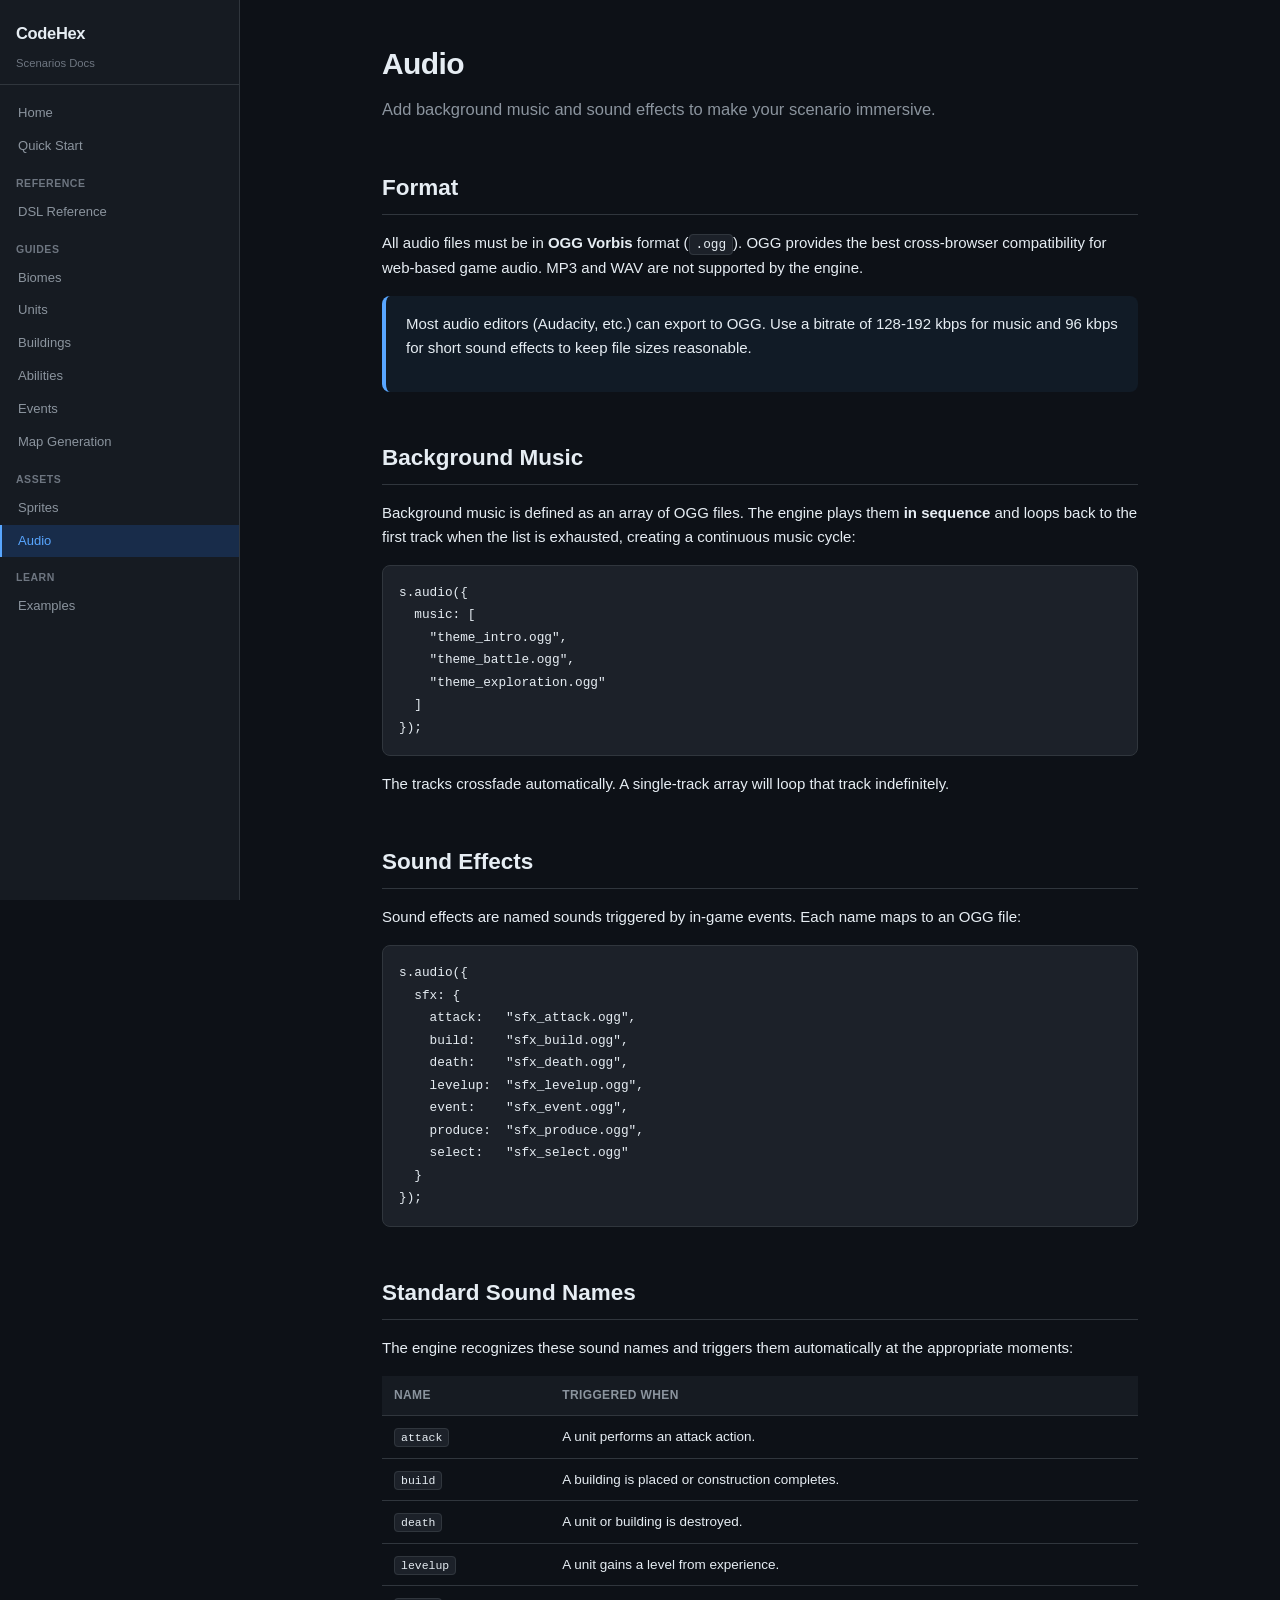
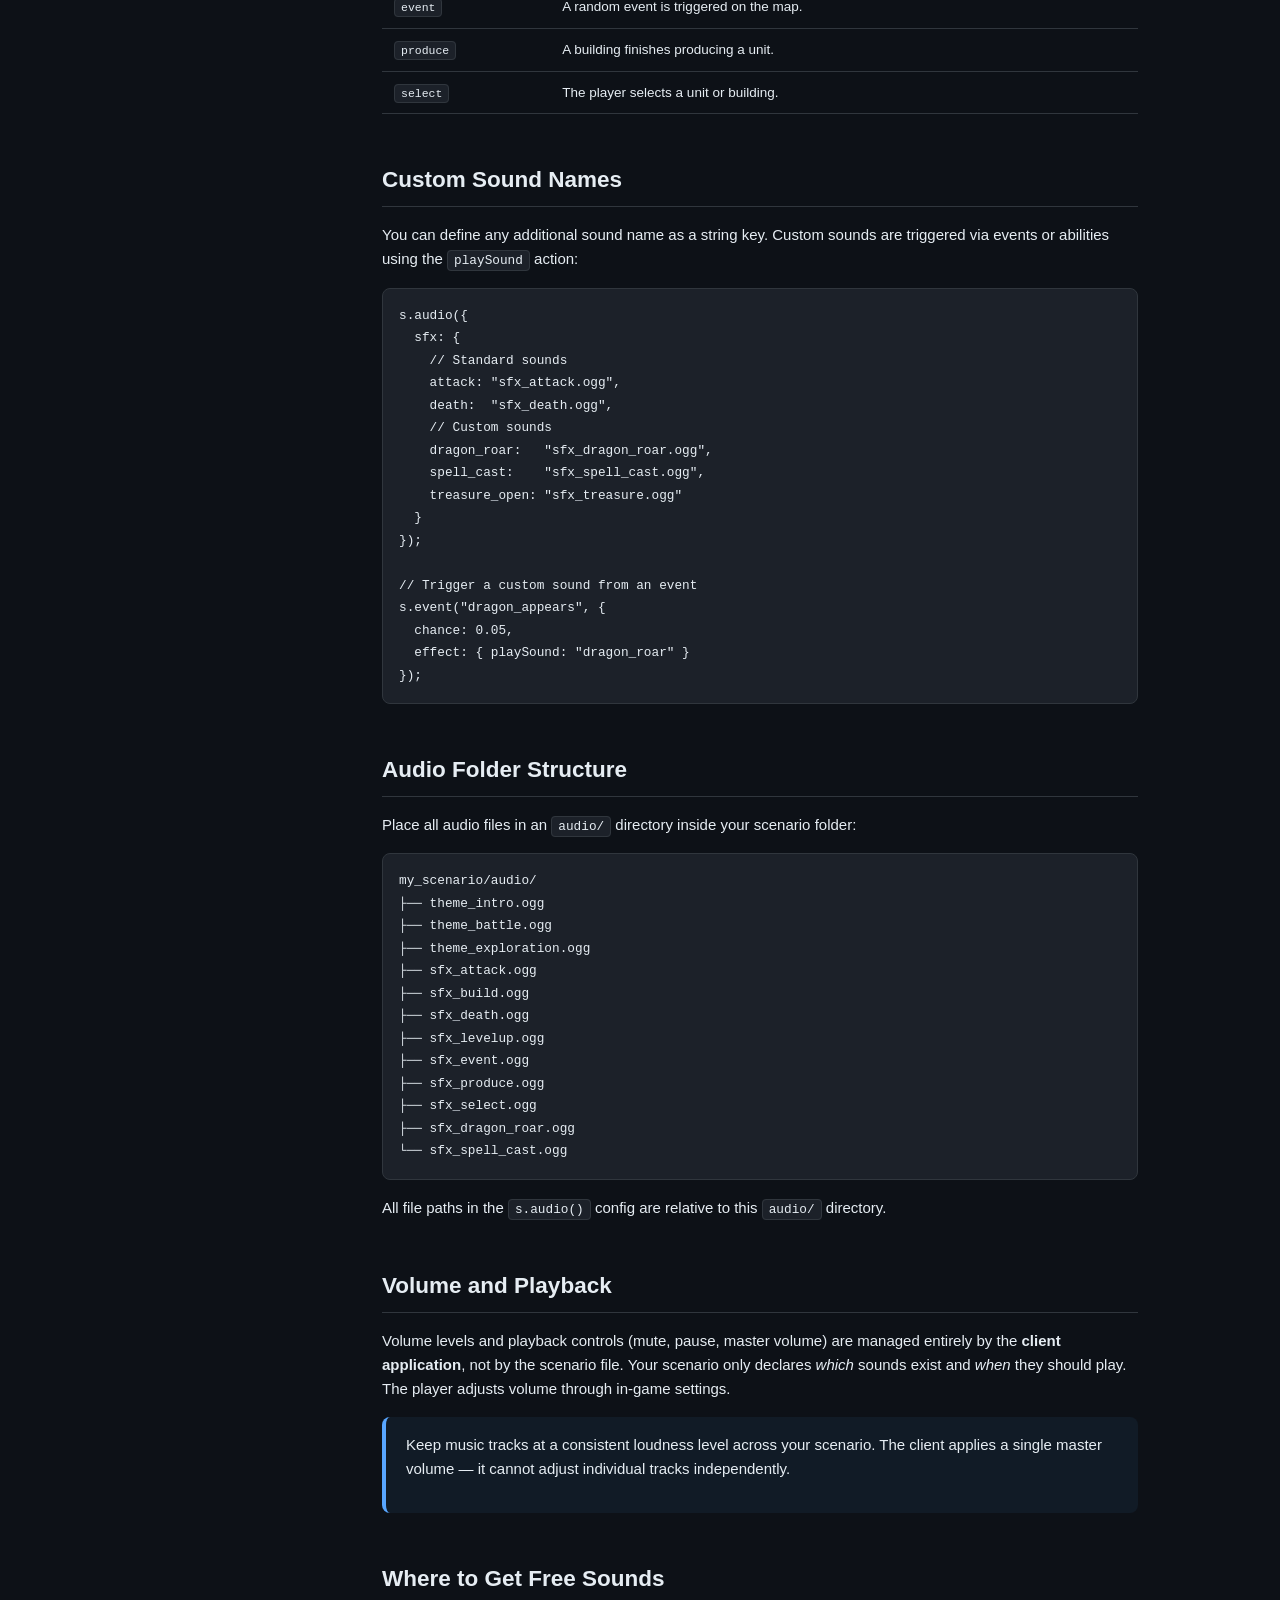
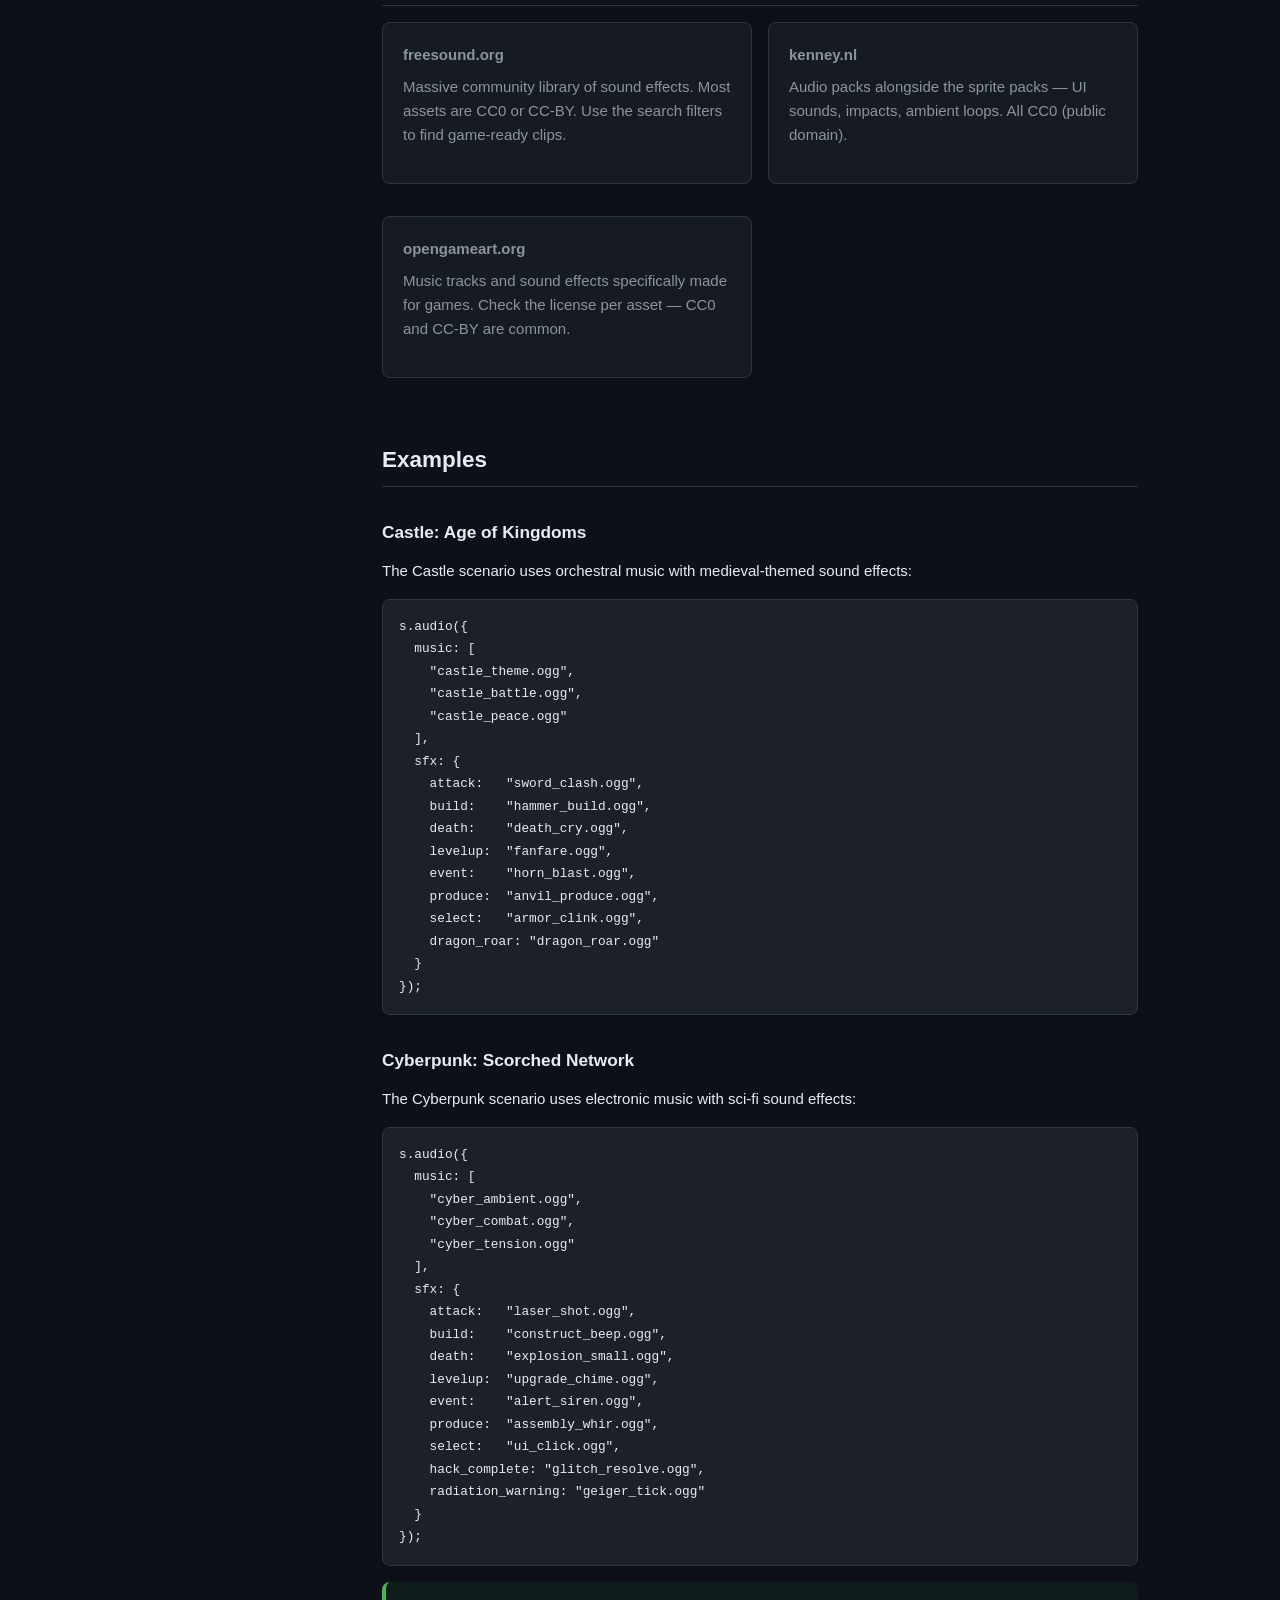
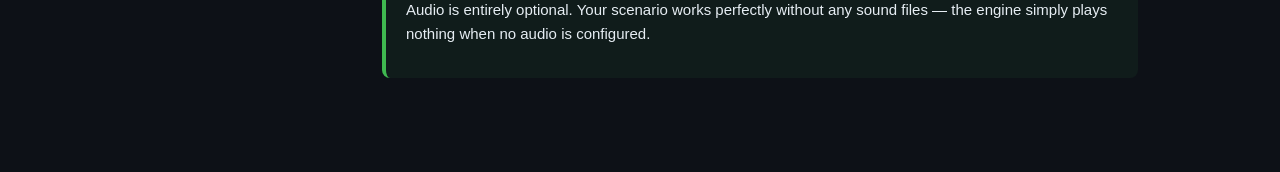
<file: docs/pages/audio.html>
<!DOCTYPE html>
<!--
  CodeHex Scenarios Documentation — Audio
  Static site, opens in any browser without a server.
-->
<html lang="en">
<head>
  <meta charset="UTF-8">
  <meta name="viewport" content="width=device-width, initial-scale=1.0">
  <title>Audio — CodeHex Scenarios</title>
  <link rel="stylesheet" href="../style.css">
</head>
<body>
  <button class="menu-toggle" aria-label="Toggle menu">&#9776;</button>
  <div class="layout">
    <nav class="sidebar">
      <div class="sidebar-header">
        <h1>CodeHex</h1>
        <div class="subtitle">Scenarios Docs</div>
      </div>
      <div class="sidebar-nav">
        <a href="../index.html">Home</a>
        <a href="quickstart.html">Quick Start</a>
        <div class="section-label">Reference</div>
        <a href="dsl-reference.html">DSL Reference</a>
        <div class="section-label">Guides</div>
        <a href="biomes.html">Biomes</a>
        <a href="units.html">Units</a>
        <a href="buildings.html">Buildings</a>
        <a href="abilities.html">Abilities</a>
        <a href="events.html">Events</a>
        <a href="mapgen.html">Map Generation</a>
        <div class="section-label">Assets</div>
        <a href="sprites.html">Sprites</a>
        <a href="audio.html" class="active">Audio</a>
        <div class="section-label">Learn</div>
        <a href="examples.html">Examples</a>
      </div>
    </nav>

    <main class="main">
      <div class="content">
        <h1>Audio</h1>
        <p class="lead">Add background music and sound effects to make your scenario immersive.</p>

        <h2 id="format">Format</h2>
        <p>All audio files must be in <strong>OGG Vorbis</strong> format (<code>.ogg</code>). OGG provides the best cross-browser compatibility for web-based game audio. MP3 and WAV are not supported by the engine.</p>

        <div class="callout callout-info">
          <p>Most audio editors (Audacity, etc.) can export to OGG. Use a bitrate of 128-192 kbps for music and 96 kbps for short sound effects to keep file sizes reasonable.</p>
        </div>

        <h2 id="background-music">Background Music</h2>
        <p>Background music is defined as an array of OGG files. The engine plays them <strong>in sequence</strong> and loops back to the first track when the list is exhausted, creating a continuous music cycle:</p>
        <pre><code>s.audio({
  music: [
    "theme_intro.ogg",
    "theme_battle.ogg",
    "theme_exploration.ogg"
  ]
});</code></pre>
        <p>The tracks crossfade automatically. A single-track array will loop that track indefinitely.</p>

        <h2 id="sound-effects">Sound Effects</h2>
        <p>Sound effects are named sounds triggered by in-game events. Each name maps to an OGG file:</p>
        <pre><code>s.audio({
  sfx: {
    attack:   "sfx_attack.ogg",
    build:    "sfx_build.ogg",
    death:    "sfx_death.ogg",
    levelup:  "sfx_levelup.ogg",
    event:    "sfx_event.ogg",
    produce:  "sfx_produce.ogg",
    select:   "sfx_select.ogg"
  }
});</code></pre>

        <h2 id="standard-sound-names">Standard Sound Names</h2>
        <p>The engine recognizes these sound names and triggers them automatically at the appropriate moments:</p>
        <table>
          <thead>
            <tr><th>Name</th><th>Triggered When</th></tr>
          </thead>
          <tbody>
            <tr><td><code>attack</code></td><td>A unit performs an attack action.</td></tr>
            <tr><td><code>build</code></td><td>A building is placed or construction completes.</td></tr>
            <tr><td><code>death</code></td><td>A unit or building is destroyed.</td></tr>
            <tr><td><code>levelup</code></td><td>A unit gains a level from experience.</td></tr>
            <tr><td><code>event</code></td><td>A random event is triggered on the map.</td></tr>
            <tr><td><code>produce</code></td><td>A building finishes producing a unit.</td></tr>
            <tr><td><code>select</code></td><td>The player selects a unit or building.</td></tr>
          </tbody>
        </table>

        <h2 id="custom-sounds">Custom Sound Names</h2>
        <p>You can define any additional sound name as a string key. Custom sounds are triggered via events or abilities using the <code>playSound</code> action:</p>
        <pre><code>s.audio({
  sfx: {
    // Standard sounds
    attack: "sfx_attack.ogg",
    death:  "sfx_death.ogg",
    // Custom sounds
    dragon_roar:   "sfx_dragon_roar.ogg",
    spell_cast:    "sfx_spell_cast.ogg",
    treasure_open: "sfx_treasure.ogg"
  }
});

// Trigger a custom sound from an event
s.event("dragon_appears", {
  chance: 0.05,
  effect: { playSound: "dragon_roar" }
});</code></pre>

        <h2 id="folder-structure">Audio Folder Structure</h2>
        <p>Place all audio files in an <code>audio/</code> directory inside your scenario folder:</p>
        <pre><code>my_scenario/audio/
├── theme_intro.ogg
├── theme_battle.ogg
├── theme_exploration.ogg
├── sfx_attack.ogg
├── sfx_build.ogg
├── sfx_death.ogg
├── sfx_levelup.ogg
├── sfx_event.ogg
├── sfx_produce.ogg
├── sfx_select.ogg
├── sfx_dragon_roar.ogg
└── sfx_spell_cast.ogg</code></pre>
        <p>All file paths in the <code>s.audio()</code> config are relative to this <code>audio/</code> directory.</p>

        <h2 id="volume-and-playback">Volume and Playback</h2>
        <p>Volume levels and playback controls (mute, pause, master volume) are managed entirely by the <strong>client application</strong>, not by the scenario file. Your scenario only declares <em>which</em> sounds exist and <em>when</em> they should play. The player adjusts volume through in-game settings.</p>

        <div class="callout callout-info">
          <p>Keep music tracks at a consistent loudness level across your scenario. The client applies a single master volume — it cannot adjust individual tracks independently.</p>
        </div>

        <h2 id="where-to-get-audio">Where to Get Free Sounds</h2>
        <div class="grid-2">
          <div class="card">
            <h4 class="mt-0">freesound.org</h4>
            <p class="text-muted">Massive community library of sound effects. Most assets are CC0 or CC-BY. Use the search filters to find game-ready clips.</p>
          </div>
          <div class="card">
            <h4 class="mt-0">kenney.nl</h4>
            <p class="text-muted">Audio packs alongside the sprite packs — UI sounds, impacts, ambient loops. All CC0 (public domain).</p>
          </div>
          <div class="card">
            <h4 class="mt-0">opengameart.org</h4>
            <p class="text-muted">Music tracks and sound effects specifically made for games. Check the license per asset — CC0 and CC-BY are common.</p>
          </div>
        </div>

        <h2 id="examples">Examples</h2>

        <h3>Castle: Age of Kingdoms</h3>
        <p>The Castle scenario uses orchestral music with medieval-themed sound effects:</p>
        <pre><code>s.audio({
  music: [
    "castle_theme.ogg",
    "castle_battle.ogg",
    "castle_peace.ogg"
  ],
  sfx: {
    attack:   "sword_clash.ogg",
    build:    "hammer_build.ogg",
    death:    "death_cry.ogg",
    levelup:  "fanfare.ogg",
    event:    "horn_blast.ogg",
    produce:  "anvil_produce.ogg",
    select:   "armor_clink.ogg",
    dragon_roar: "dragon_roar.ogg"
  }
});</code></pre>

        <h3>Cyberpunk: Scorched Network</h3>
        <p>The Cyberpunk scenario uses electronic music with sci-fi sound effects:</p>
        <pre><code>s.audio({
  music: [
    "cyber_ambient.ogg",
    "cyber_combat.ogg",
    "cyber_tension.ogg"
  ],
  sfx: {
    attack:   "laser_shot.ogg",
    build:    "construct_beep.ogg",
    death:    "explosion_small.ogg",
    levelup:  "upgrade_chime.ogg",
    event:    "alert_siren.ogg",
    produce:  "assembly_whir.ogg",
    select:   "ui_click.ogg",
    hack_complete: "glitch_resolve.ogg",
    radiation_warning: "geiger_tick.ogg"
  }
});</code></pre>

        <div class="callout callout-tip">
          <p>Audio is entirely optional. Your scenario works perfectly without any sound files — the engine simply plays nothing when no audio is configured.</p>
        </div>

      </div>
    </main>
  </div>
  <script src="../script.js"></script>
</body>
</html>
</file>
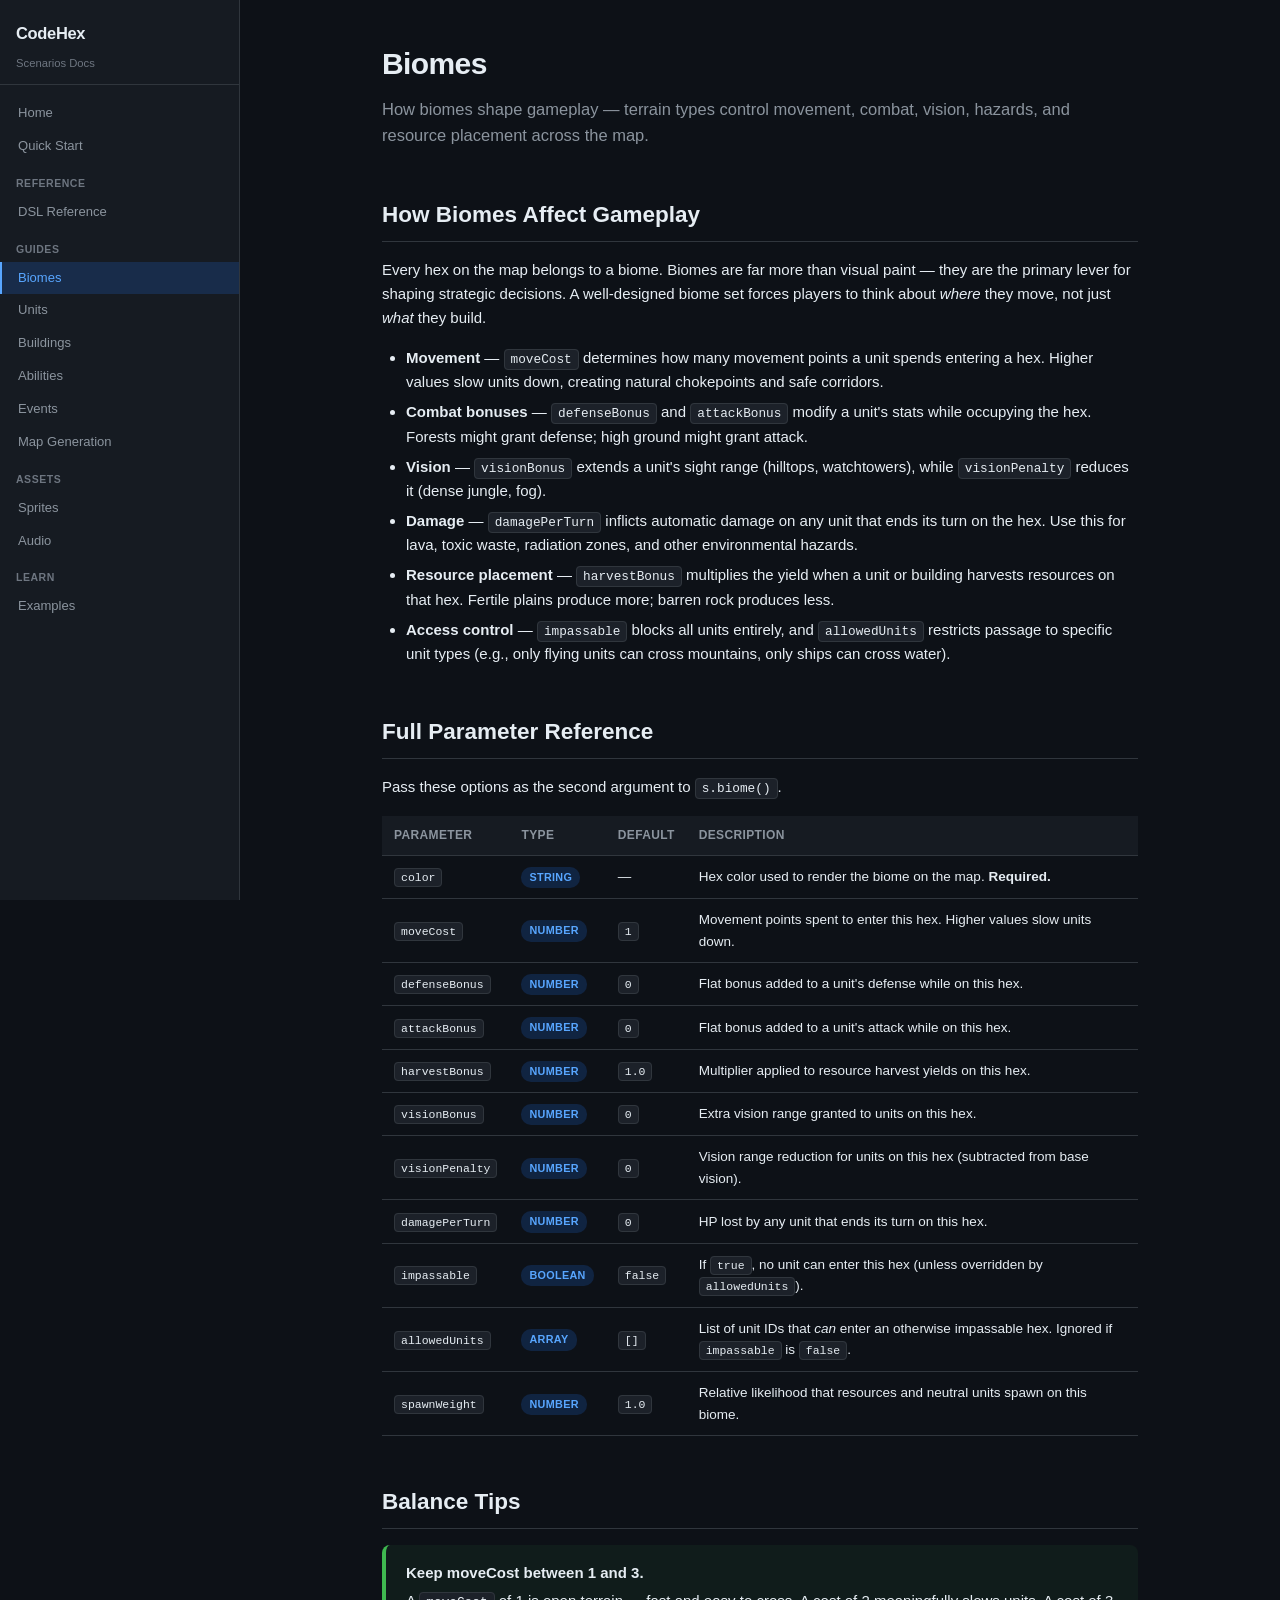
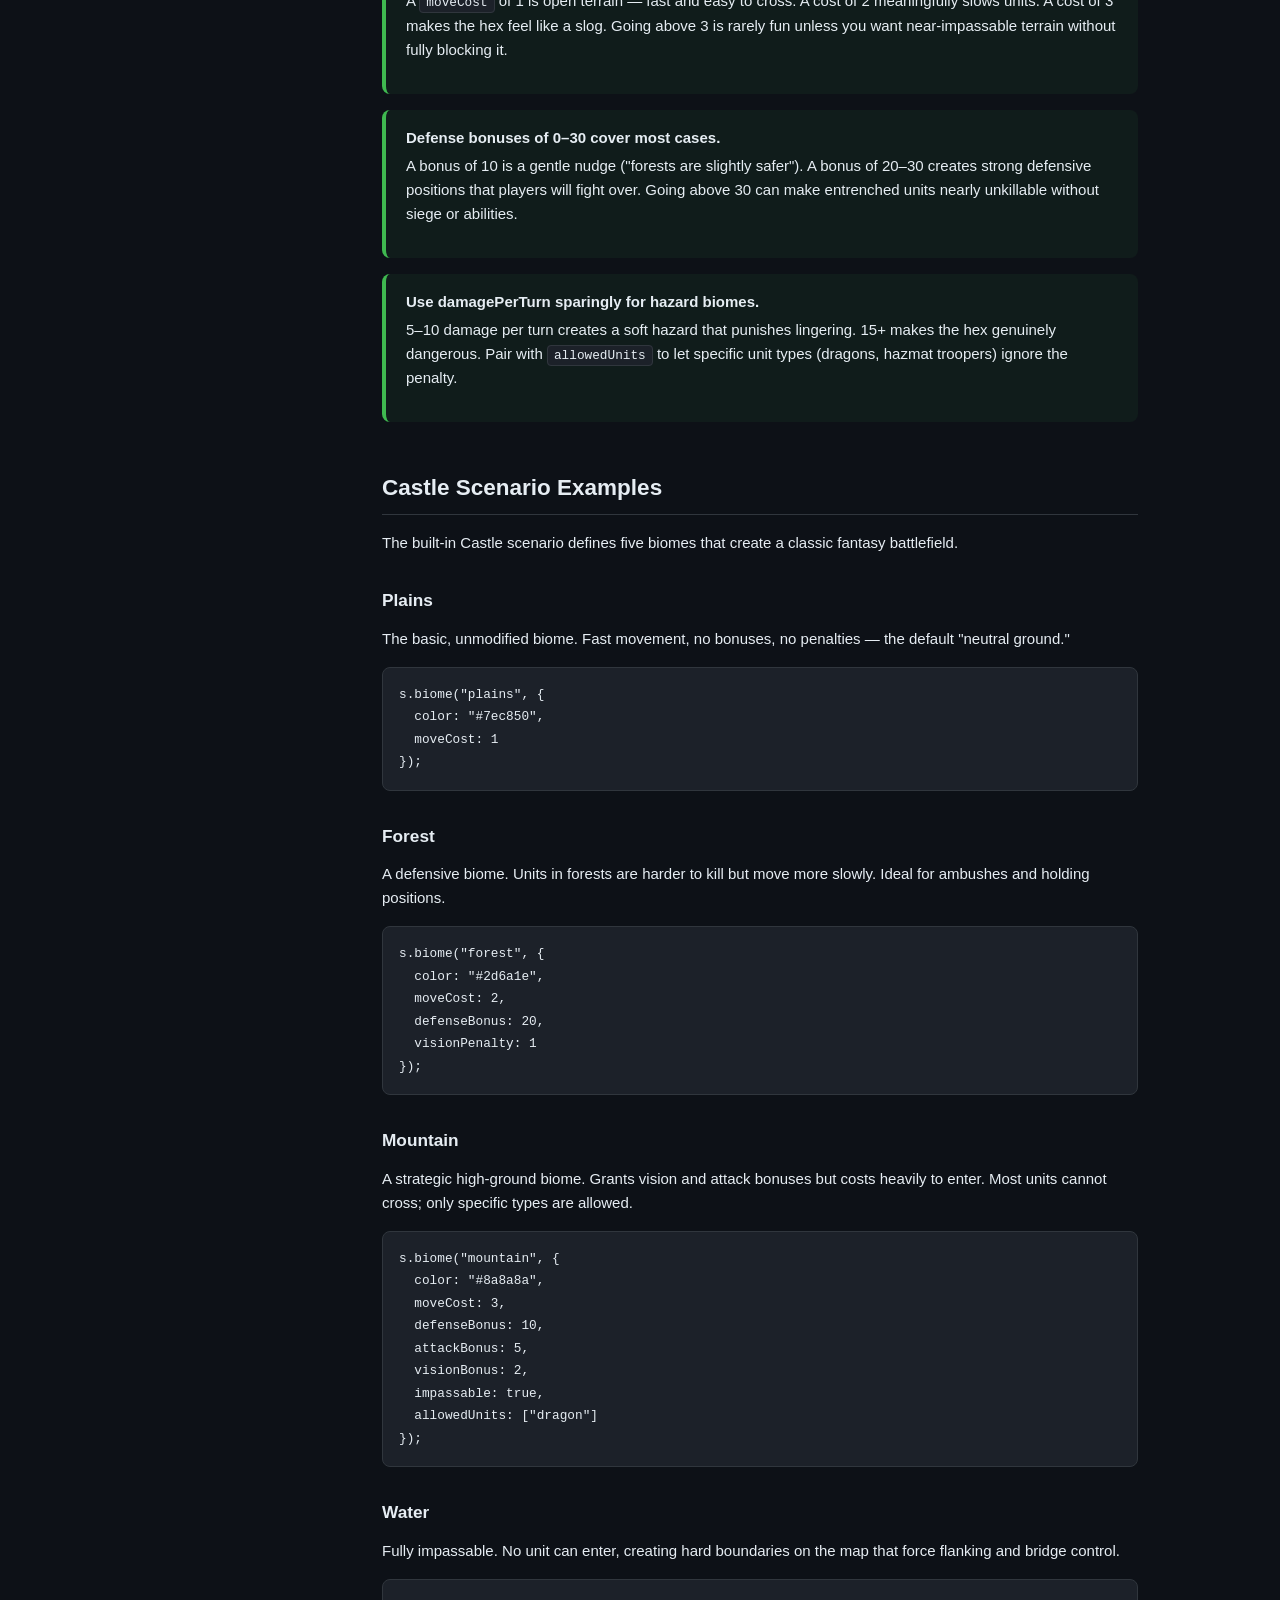
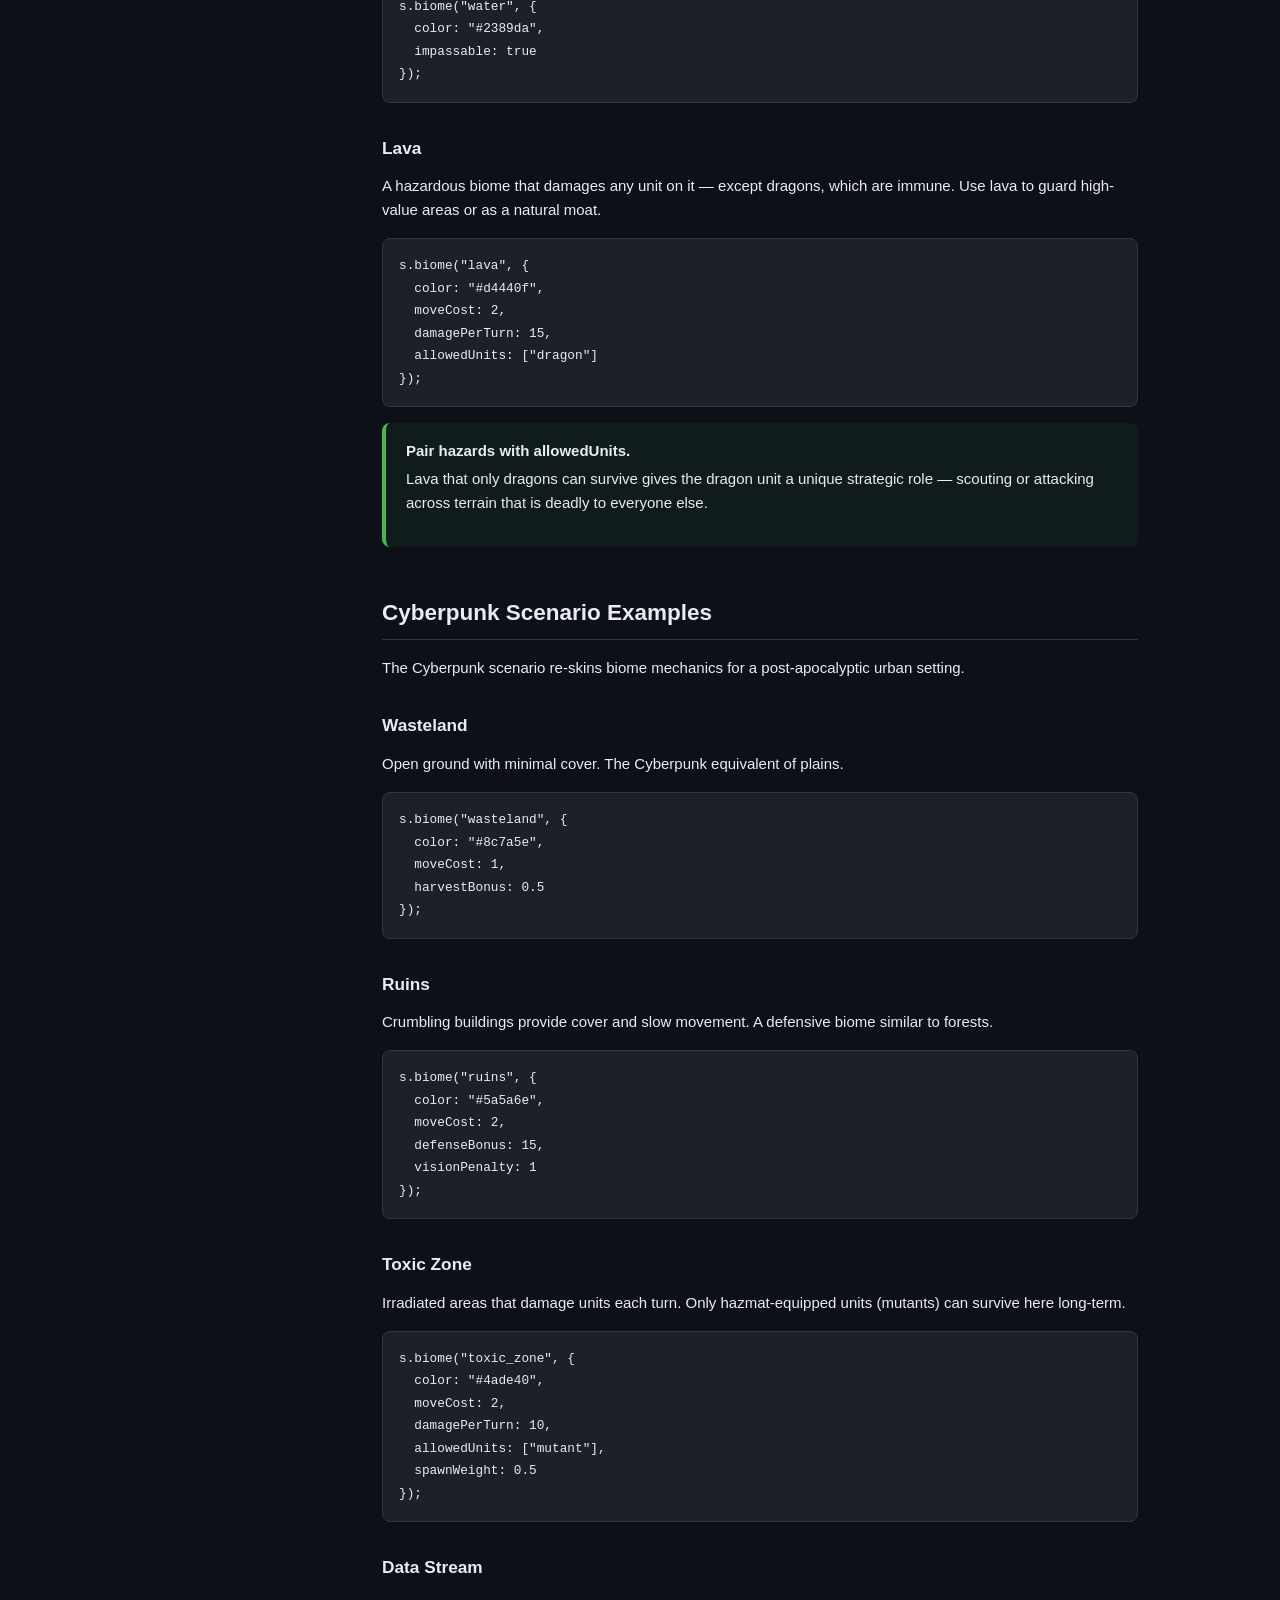
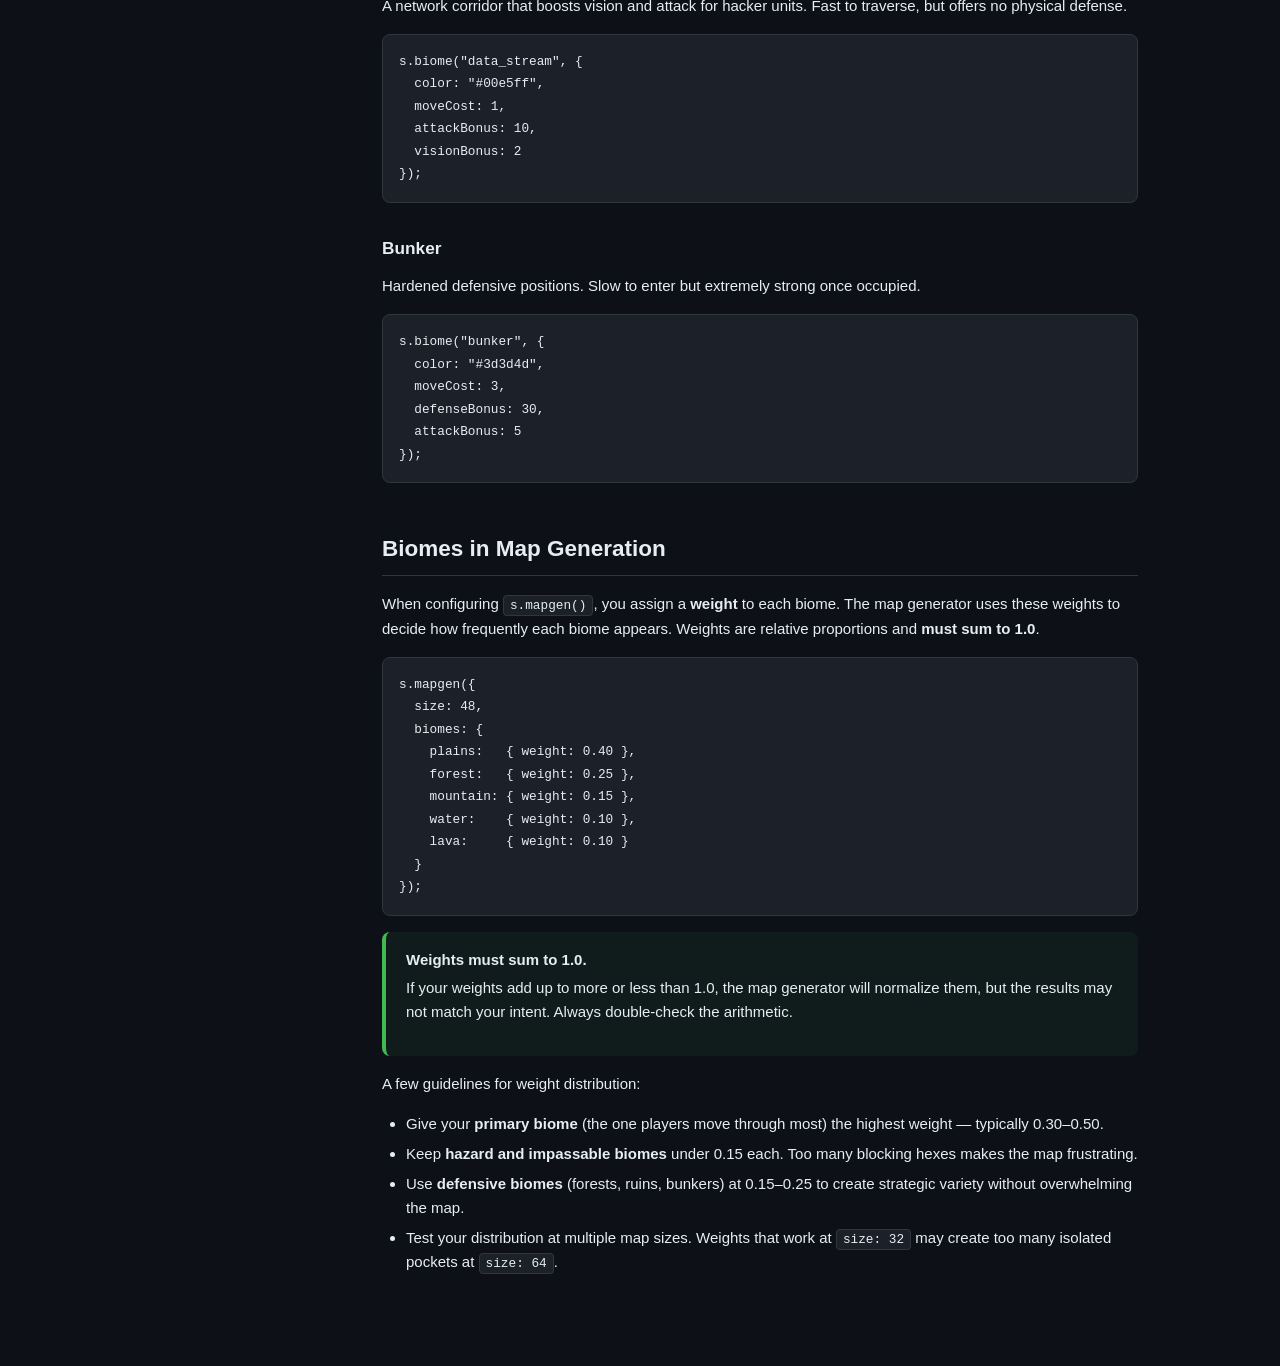
<file: docs/pages/biomes.html>
<!DOCTYPE html>
<!--
  CodeHex Scenarios Documentation — Biomes
  Static site, opens in any browser without a server.
-->
<html lang="en">
<head>
  <meta charset="UTF-8">
  <meta name="viewport" content="width=device-width, initial-scale=1.0">
  <title>Biomes — CodeHex Scenarios</title>
  <link rel="stylesheet" href="../style.css">
</head>
<body>
  <button class="menu-toggle" aria-label="Toggle menu">&#9776;</button>
  <div class="layout">
    <nav class="sidebar">
      <div class="sidebar-header">
        <h1>CodeHex</h1>
        <div class="subtitle">Scenarios Docs</div>
      </div>
      <div class="sidebar-nav">
        <a href="../index.html">Home</a>
        <a href="quickstart.html">Quick Start</a>
        <div class="section-label">Reference</div>
        <a href="dsl-reference.html">DSL Reference</a>
        <div class="section-label">Guides</div>
        <a href="biomes.html" class="active">Biomes</a>
        <a href="units.html">Units</a>
        <a href="buildings.html">Buildings</a>
        <a href="abilities.html">Abilities</a>
        <a href="events.html">Events</a>
        <a href="mapgen.html">Map Generation</a>
        <div class="section-label">Assets</div>
        <a href="sprites.html">Sprites</a>
        <a href="audio.html">Audio</a>
        <div class="section-label">Learn</div>
        <a href="examples.html">Examples</a>
      </div>
    </nav>

    <main class="main">
      <div class="content">
        <h1>Biomes</h1>
        <p class="lead">How biomes shape gameplay &mdash; terrain types control movement, combat, vision, hazards, and resource placement across the map.</p>

        <h2 id="how-biomes-affect-gameplay">How Biomes Affect Gameplay</h2>
        <p>Every hex on the map belongs to a biome. Biomes are far more than visual paint &mdash; they are the primary lever for shaping strategic decisions. A well-designed biome set forces players to think about <em>where</em> they move, not just <em>what</em> they build.</p>

        <ul>
          <li><strong>Movement</strong> &mdash; <code>moveCost</code> determines how many movement points a unit spends entering a hex. Higher values slow units down, creating natural chokepoints and safe corridors.</li>
          <li><strong>Combat bonuses</strong> &mdash; <code>defenseBonus</code> and <code>attackBonus</code> modify a unit's stats while occupying the hex. Forests might grant defense; high ground might grant attack.</li>
          <li><strong>Vision</strong> &mdash; <code>visionBonus</code> extends a unit's sight range (hilltops, watchtowers), while <code>visionPenalty</code> reduces it (dense jungle, fog).</li>
          <li><strong>Damage</strong> &mdash; <code>damagePerTurn</code> inflicts automatic damage on any unit that ends its turn on the hex. Use this for lava, toxic waste, radiation zones, and other environmental hazards.</li>
          <li><strong>Resource placement</strong> &mdash; <code>harvestBonus</code> multiplies the yield when a unit or building harvests resources on that hex. Fertile plains produce more; barren rock produces less.</li>
          <li><strong>Access control</strong> &mdash; <code>impassable</code> blocks all units entirely, and <code>allowedUnits</code> restricts passage to specific unit types (e.g., only flying units can cross mountains, only ships can cross water).</li>
        </ul>

        <h2 id="parameter-reference">Full Parameter Reference</h2>
        <p>Pass these options as the second argument to <code>s.biome()</code>.</p>

        <table>
          <thead>
            <tr>
              <th>Parameter</th>
              <th>Type</th>
              <th>Default</th>
              <th>Description</th>
            </tr>
          </thead>
          <tbody>
            <tr>
              <td><code>color</code></td>
              <td><span class="badge badge-type">string</span></td>
              <td>&mdash;</td>
              <td>Hex color used to render the biome on the map. <strong>Required.</strong></td>
            </tr>
            <tr>
              <td><code>moveCost</code></td>
              <td><span class="badge badge-type">number</span></td>
              <td><code>1</code></td>
              <td>Movement points spent to enter this hex. Higher values slow units down.</td>
            </tr>
            <tr>
              <td><code>defenseBonus</code></td>
              <td><span class="badge badge-type">number</span></td>
              <td><code>0</code></td>
              <td>Flat bonus added to a unit's defense while on this hex.</td>
            </tr>
            <tr>
              <td><code>attackBonus</code></td>
              <td><span class="badge badge-type">number</span></td>
              <td><code>0</code></td>
              <td>Flat bonus added to a unit's attack while on this hex.</td>
            </tr>
            <tr>
              <td><code>harvestBonus</code></td>
              <td><span class="badge badge-type">number</span></td>
              <td><code>1.0</code></td>
              <td>Multiplier applied to resource harvest yields on this hex.</td>
            </tr>
            <tr>
              <td><code>visionBonus</code></td>
              <td><span class="badge badge-type">number</span></td>
              <td><code>0</code></td>
              <td>Extra vision range granted to units on this hex.</td>
            </tr>
            <tr>
              <td><code>visionPenalty</code></td>
              <td><span class="badge badge-type">number</span></td>
              <td><code>0</code></td>
              <td>Vision range reduction for units on this hex (subtracted from base vision).</td>
            </tr>
            <tr>
              <td><code>damagePerTurn</code></td>
              <td><span class="badge badge-type">number</span></td>
              <td><code>0</code></td>
              <td>HP lost by any unit that ends its turn on this hex.</td>
            </tr>
            <tr>
              <td><code>impassable</code></td>
              <td><span class="badge badge-type">boolean</span></td>
              <td><code>false</code></td>
              <td>If <code>true</code>, no unit can enter this hex (unless overridden by <code>allowedUnits</code>).</td>
            </tr>
            <tr>
              <td><code>allowedUnits</code></td>
              <td><span class="badge badge-type">array</span></td>
              <td><code>[]</code></td>
              <td>List of unit IDs that <em>can</em> enter an otherwise impassable hex. Ignored if <code>impassable</code> is <code>false</code>.</td>
            </tr>
            <tr>
              <td><code>spawnWeight</code></td>
              <td><span class="badge badge-type">number</span></td>
              <td><code>1.0</code></td>
              <td>Relative likelihood that resources and neutral units spawn on this biome.</td>
            </tr>
          </tbody>
        </table>

        <h2 id="balance-tips">Balance Tips</h2>

        <div class="callout callout-tip">
          <strong>Keep moveCost between 1 and 3.</strong>
          <p>A <code>moveCost</code> of 1 is open terrain &mdash; fast and easy to cross. A cost of 2 meaningfully slows units. A cost of 3 makes the hex feel like a slog. Going above 3 is rarely fun unless you want near-impassable terrain without fully blocking it.</p>
        </div>

        <div class="callout callout-tip">
          <strong>Defense bonuses of 0&ndash;30 cover most cases.</strong>
          <p>A bonus of 10 is a gentle nudge ("forests are slightly safer"). A bonus of 20&ndash;30 creates strong defensive positions that players will fight over. Going above 30 can make entrenched units nearly unkillable without siege or abilities.</p>
        </div>

        <div class="callout callout-tip">
          <strong>Use damagePerTurn sparingly for hazard biomes.</strong>
          <p>5&ndash;10 damage per turn creates a soft hazard that punishes lingering. 15+ makes the hex genuinely dangerous. Pair with <code>allowedUnits</code> to let specific unit types (dragons, hazmat troopers) ignore the penalty.</p>
        </div>

        <h2 id="castle-examples">Castle Scenario Examples</h2>
        <p>The built-in Castle scenario defines five biomes that create a classic fantasy battlefield.</p>

        <h3>Plains</h3>
        <p>The basic, unmodified biome. Fast movement, no bonuses, no penalties &mdash; the default "neutral ground."</p>
        <pre><code>s.biome("plains", {
  color: "#7ec850",
  moveCost: 1
});</code></pre>

        <h3>Forest</h3>
        <p>A defensive biome. Units in forests are harder to kill but move more slowly. Ideal for ambushes and holding positions.</p>
        <pre><code>s.biome("forest", {
  color: "#2d6a1e",
  moveCost: 2,
  defenseBonus: 20,
  visionPenalty: 1
});</code></pre>

        <h3>Mountain</h3>
        <p>A strategic high-ground biome. Grants vision and attack bonuses but costs heavily to enter. Most units cannot cross; only specific types are allowed.</p>
        <pre><code>s.biome("mountain", {
  color: "#8a8a8a",
  moveCost: 3,
  defenseBonus: 10,
  attackBonus: 5,
  visionBonus: 2,
  impassable: true,
  allowedUnits: ["dragon"]
});</code></pre>

        <h3>Water</h3>
        <p>Fully impassable. No unit can enter, creating hard boundaries on the map that force flanking and bridge control.</p>
        <pre><code>s.biome("water", {
  color: "#2389da",
  impassable: true
});</code></pre>

        <h3>Lava</h3>
        <p>A hazardous biome that damages any unit on it &mdash; except dragons, which are immune. Use lava to guard high-value areas or as a natural moat.</p>
        <pre><code>s.biome("lava", {
  color: "#d4440f",
  moveCost: 2,
  damagePerTurn: 15,
  allowedUnits: ["dragon"]
});</code></pre>

        <div class="callout callout-tip">
          <strong>Pair hazards with allowedUnits.</strong>
          <p>Lava that only dragons can survive gives the dragon unit a unique strategic role &mdash; scouting or attacking across terrain that is deadly to everyone else.</p>
        </div>

        <h2 id="cyberpunk-examples">Cyberpunk Scenario Examples</h2>
        <p>The Cyberpunk scenario re-skins biome mechanics for a post-apocalyptic urban setting.</p>

        <h3>Wasteland</h3>
        <p>Open ground with minimal cover. The Cyberpunk equivalent of plains.</p>
        <pre><code>s.biome("wasteland", {
  color: "#8c7a5e",
  moveCost: 1,
  harvestBonus: 0.5
});</code></pre>

        <h3>Ruins</h3>
        <p>Crumbling buildings provide cover and slow movement. A defensive biome similar to forests.</p>
        <pre><code>s.biome("ruins", {
  color: "#5a5a6e",
  moveCost: 2,
  defenseBonus: 15,
  visionPenalty: 1
});</code></pre>

        <h3>Toxic Zone</h3>
        <p>Irradiated areas that damage units each turn. Only hazmat-equipped units (mutants) can survive here long-term.</p>
        <pre><code>s.biome("toxic_zone", {
  color: "#4ade40",
  moveCost: 2,
  damagePerTurn: 10,
  allowedUnits: ["mutant"],
  spawnWeight: 0.5
});</code></pre>

        <h3>Data Stream</h3>
        <p>A network corridor that boosts vision and attack for hacker units. Fast to traverse, but offers no physical defense.</p>
        <pre><code>s.biome("data_stream", {
  color: "#00e5ff",
  moveCost: 1,
  attackBonus: 10,
  visionBonus: 2
});</code></pre>

        <h3>Bunker</h3>
        <p>Hardened defensive positions. Slow to enter but extremely strong once occupied.</p>
        <pre><code>s.biome("bunker", {
  color: "#3d3d4d",
  moveCost: 3,
  defenseBonus: 30,
  attackBonus: 5
});</code></pre>

        <h2 id="biomes-in-mapgen">Biomes in Map Generation</h2>
        <p>When configuring <code>s.mapgen()</code>, you assign a <strong>weight</strong> to each biome. The map generator uses these weights to decide how frequently each biome appears. Weights are relative proportions and <strong>must sum to 1.0</strong>.</p>

        <pre><code>s.mapgen({
  size: 48,
  biomes: {
    plains:   { weight: 0.40 },
    forest:   { weight: 0.25 },
    mountain: { weight: 0.15 },
    water:    { weight: 0.10 },
    lava:     { weight: 0.10 }
  }
});</code></pre>

        <div class="callout callout-tip">
          <strong>Weights must sum to 1.0.</strong>
          <p>If your weights add up to more or less than 1.0, the map generator will normalize them, but the results may not match your intent. Always double-check the arithmetic.</p>
        </div>

        <p>A few guidelines for weight distribution:</p>
        <ul>
          <li>Give your <strong>primary biome</strong> (the one players move through most) the highest weight &mdash; typically 0.30&ndash;0.50.</li>
          <li>Keep <strong>hazard and impassable biomes</strong> under 0.15 each. Too many blocking hexes makes the map frustrating.</li>
          <li>Use <strong>defensive biomes</strong> (forests, ruins, bunkers) at 0.15&ndash;0.25 to create strategic variety without overwhelming the map.</li>
          <li>Test your distribution at multiple map sizes. Weights that work at <code>size: 32</code> may create too many isolated pockets at <code>size: 64</code>.</li>
        </ul>

      </div>
    </main>
  </div>
  <script src="../script.js"></script>
</body>
</html>
</file>
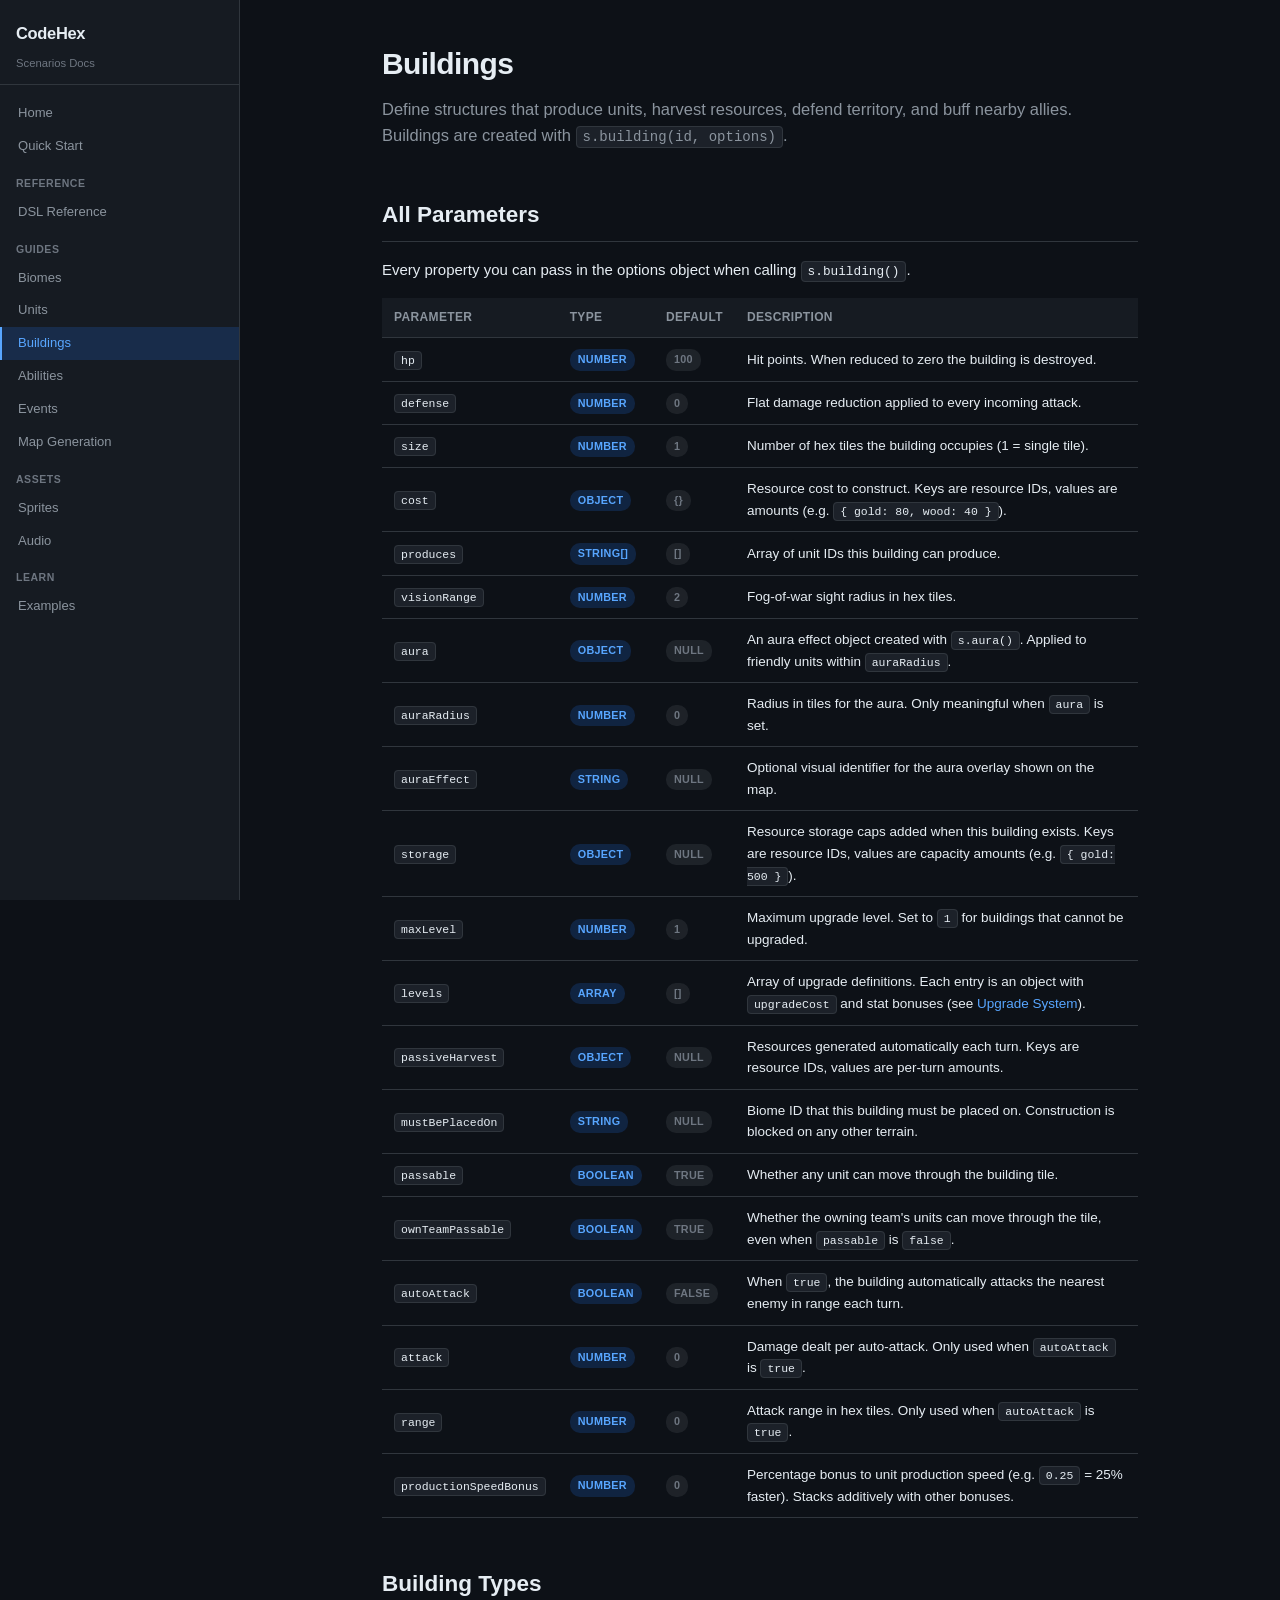
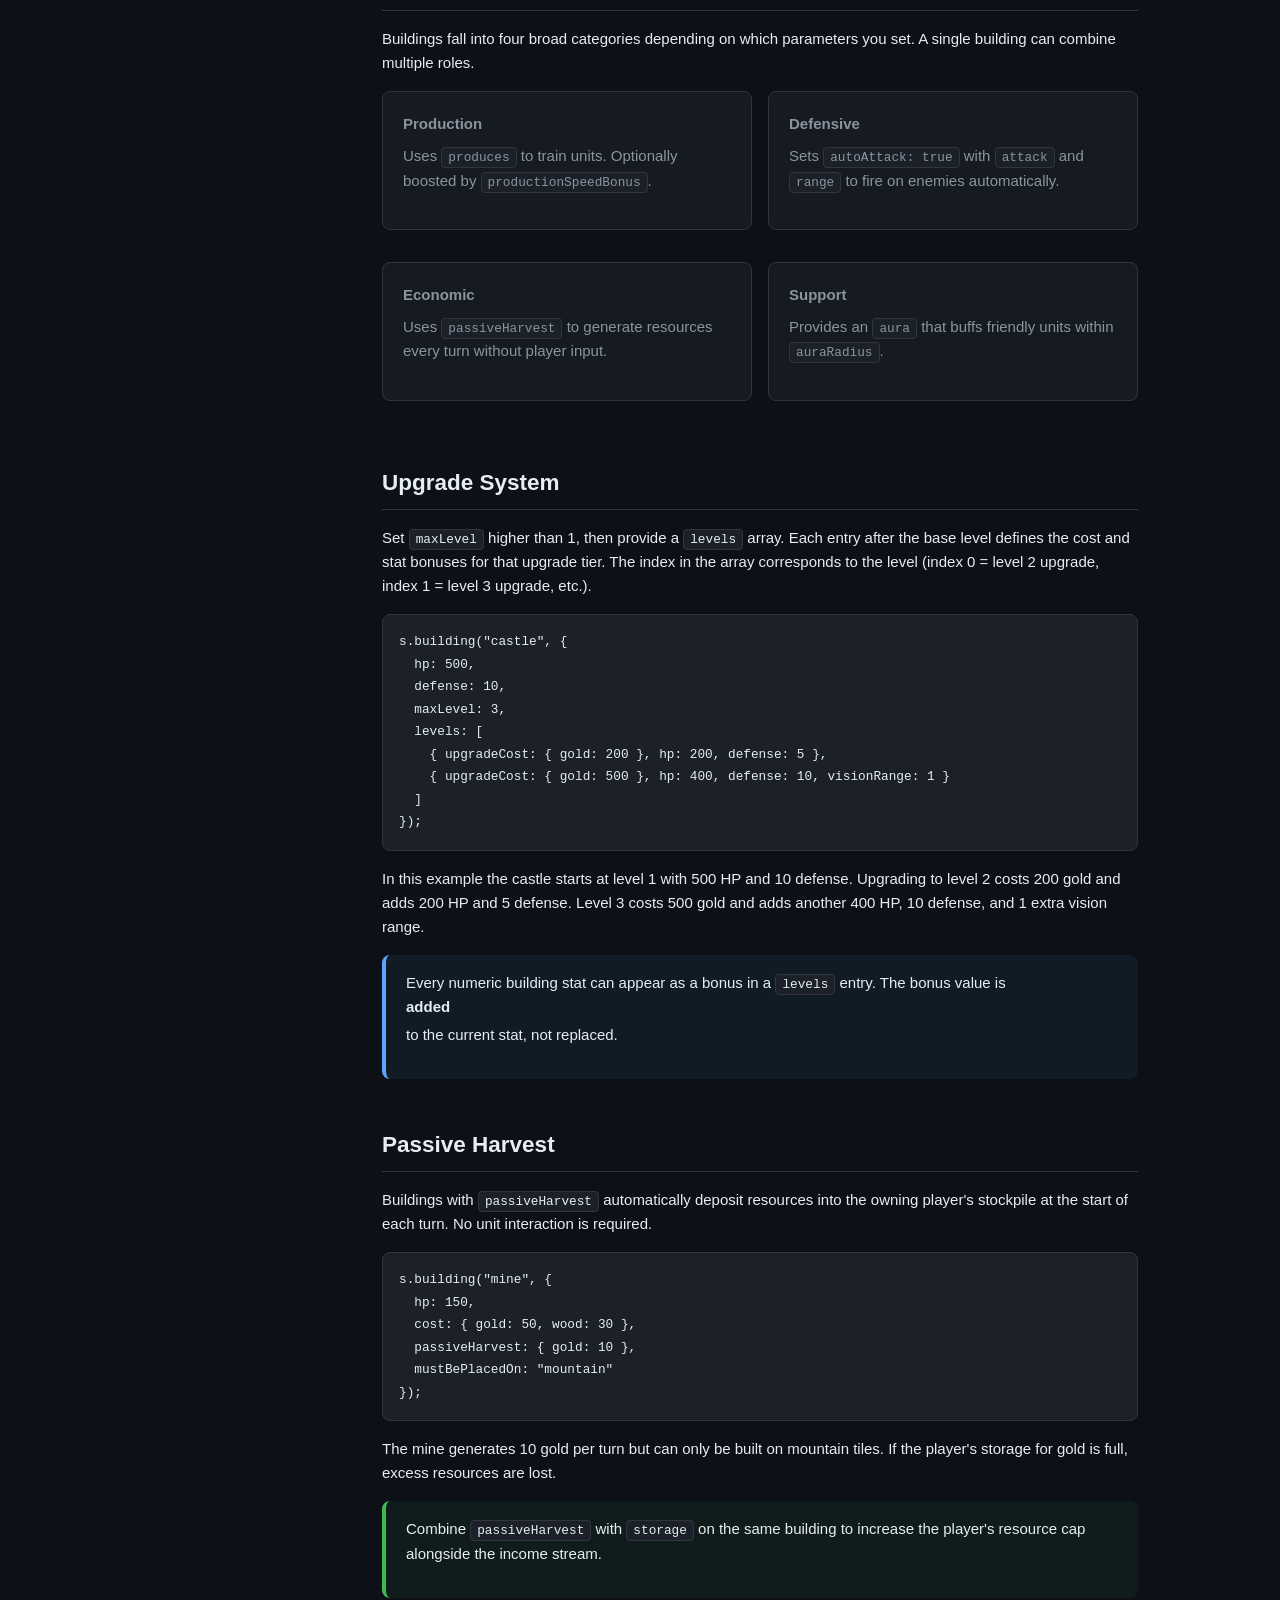
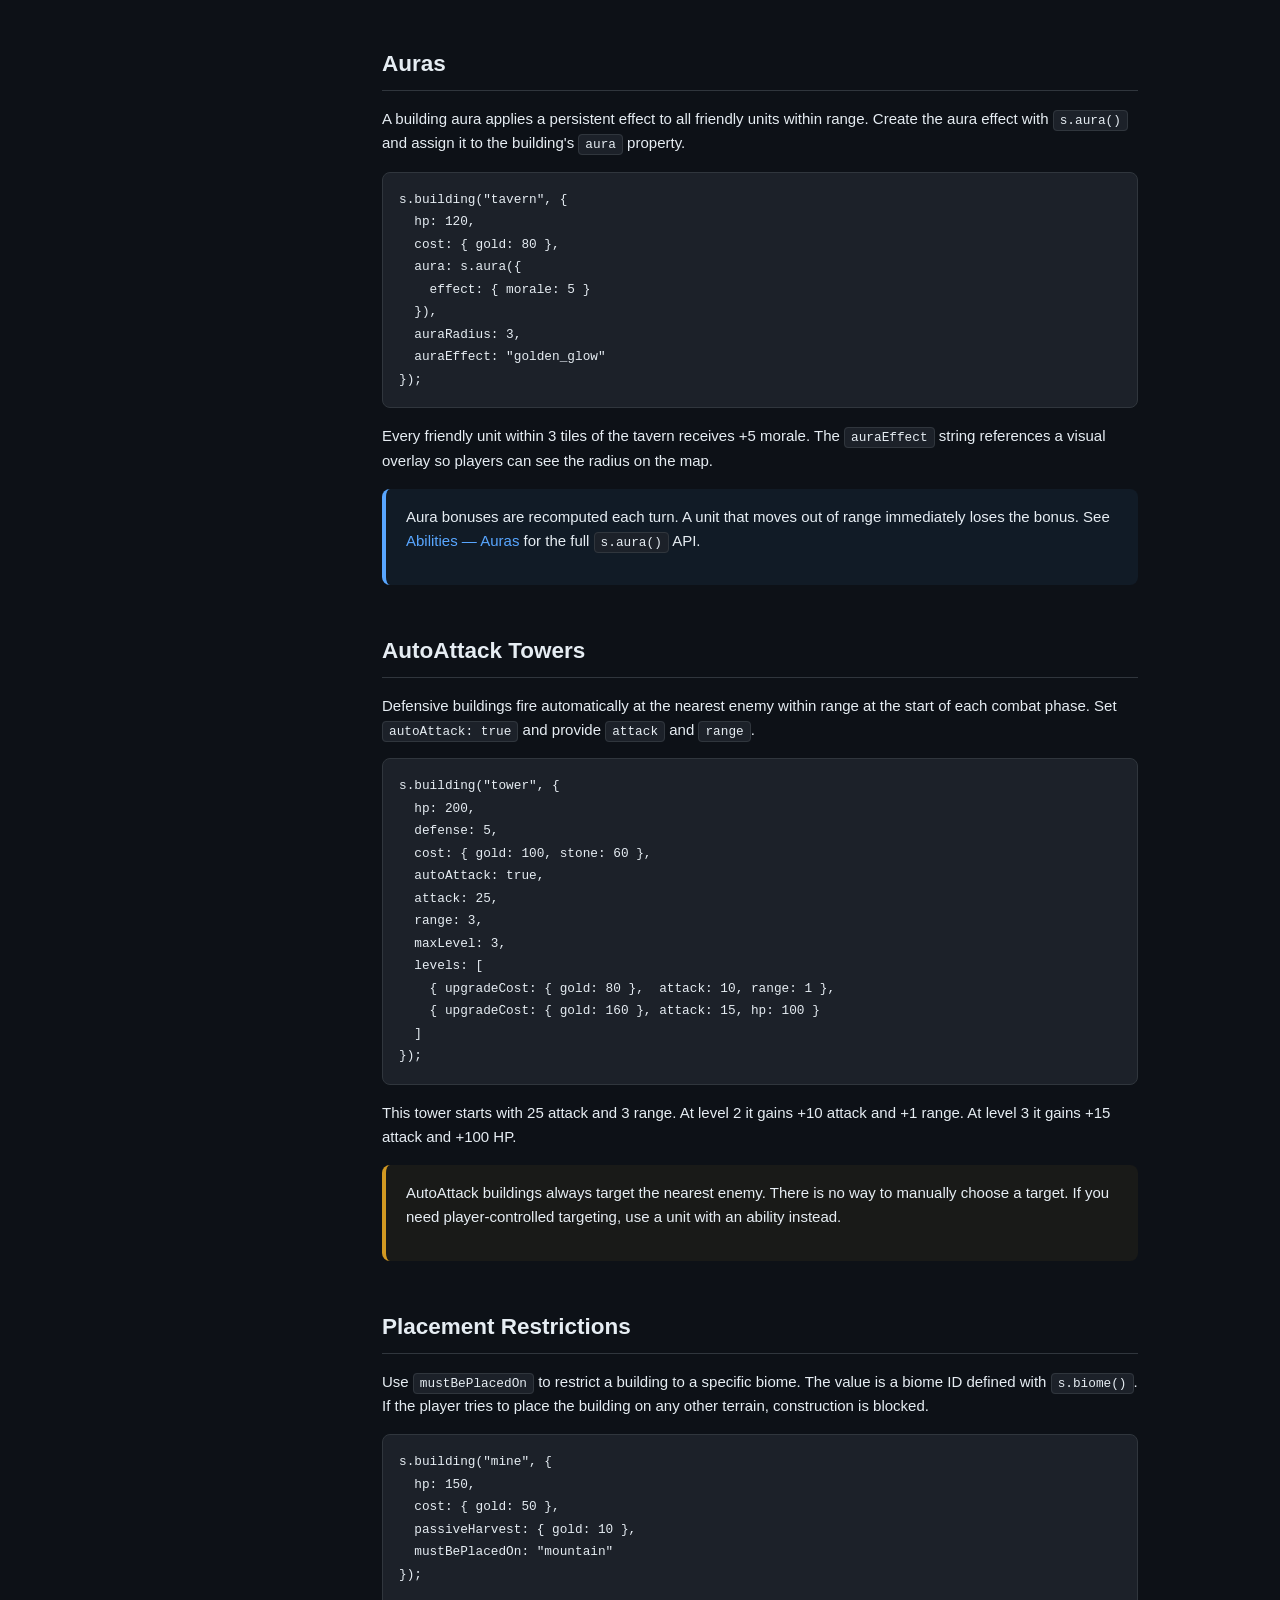
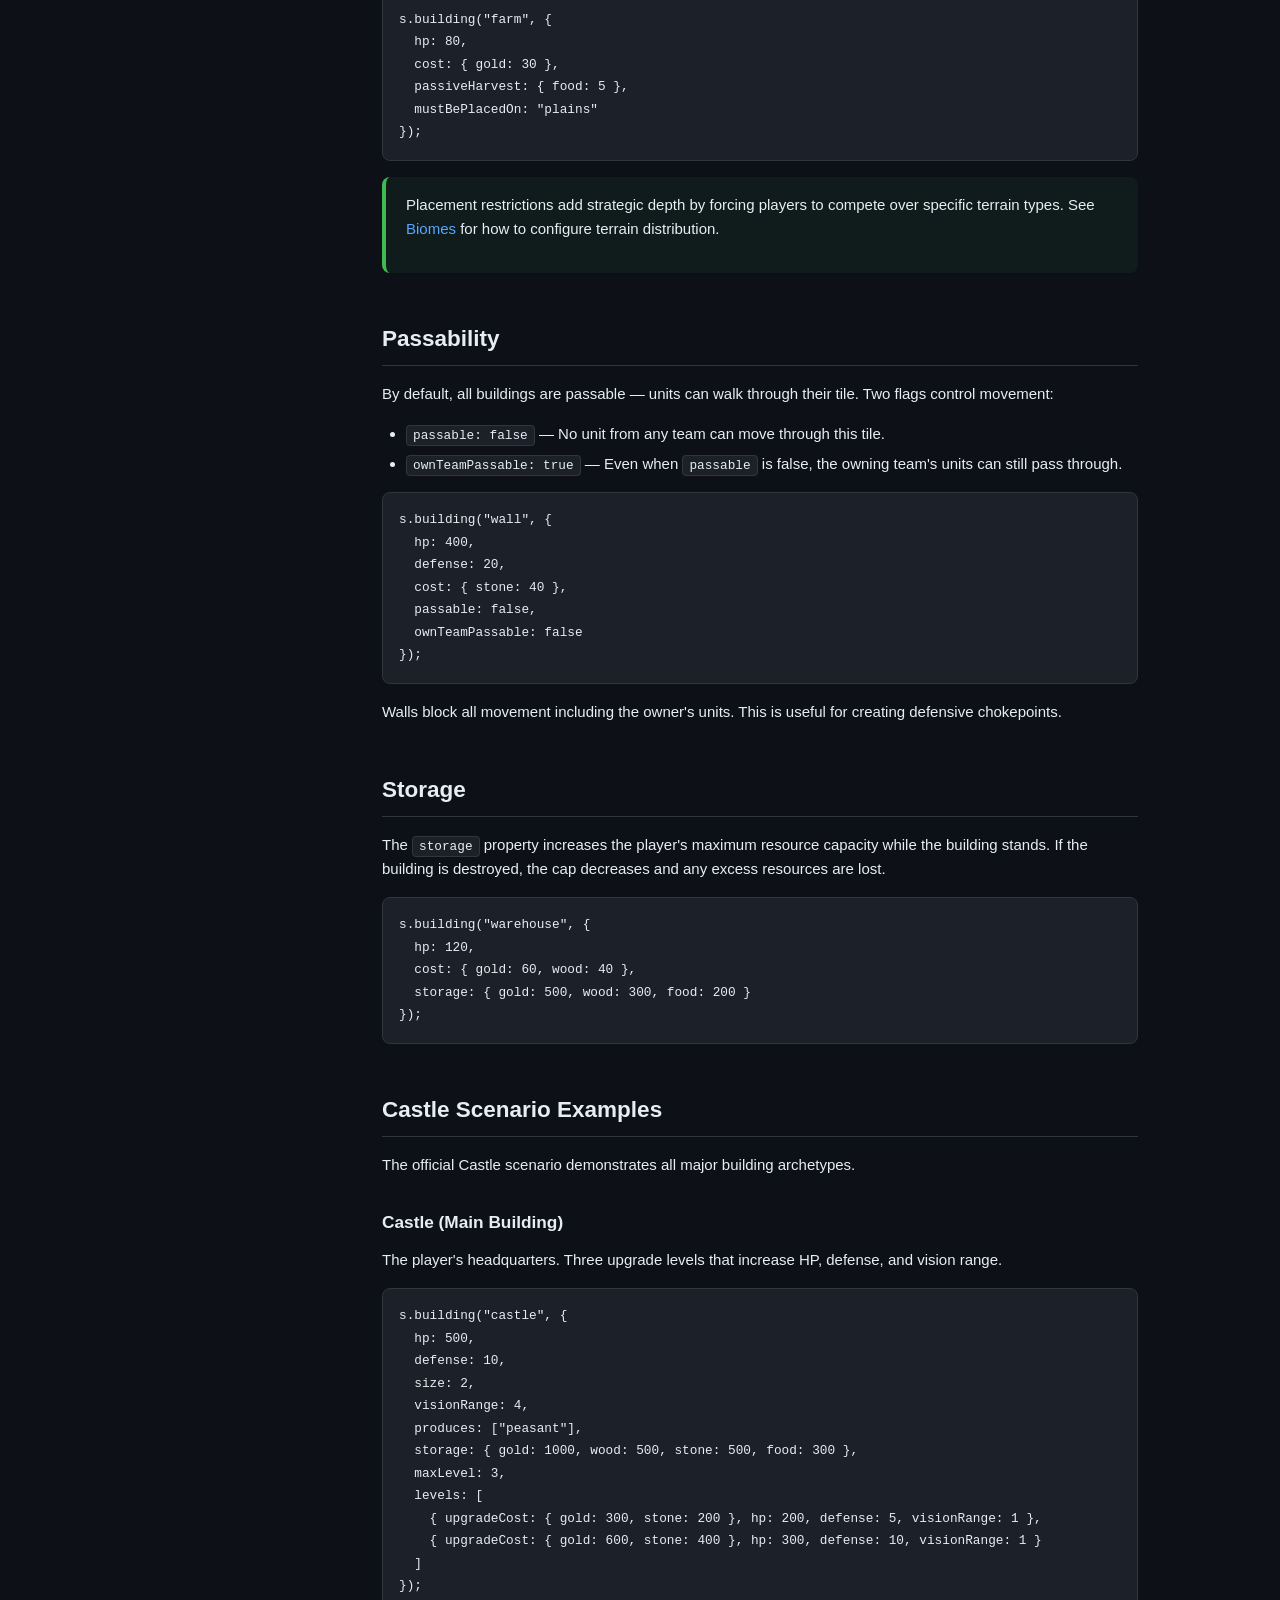
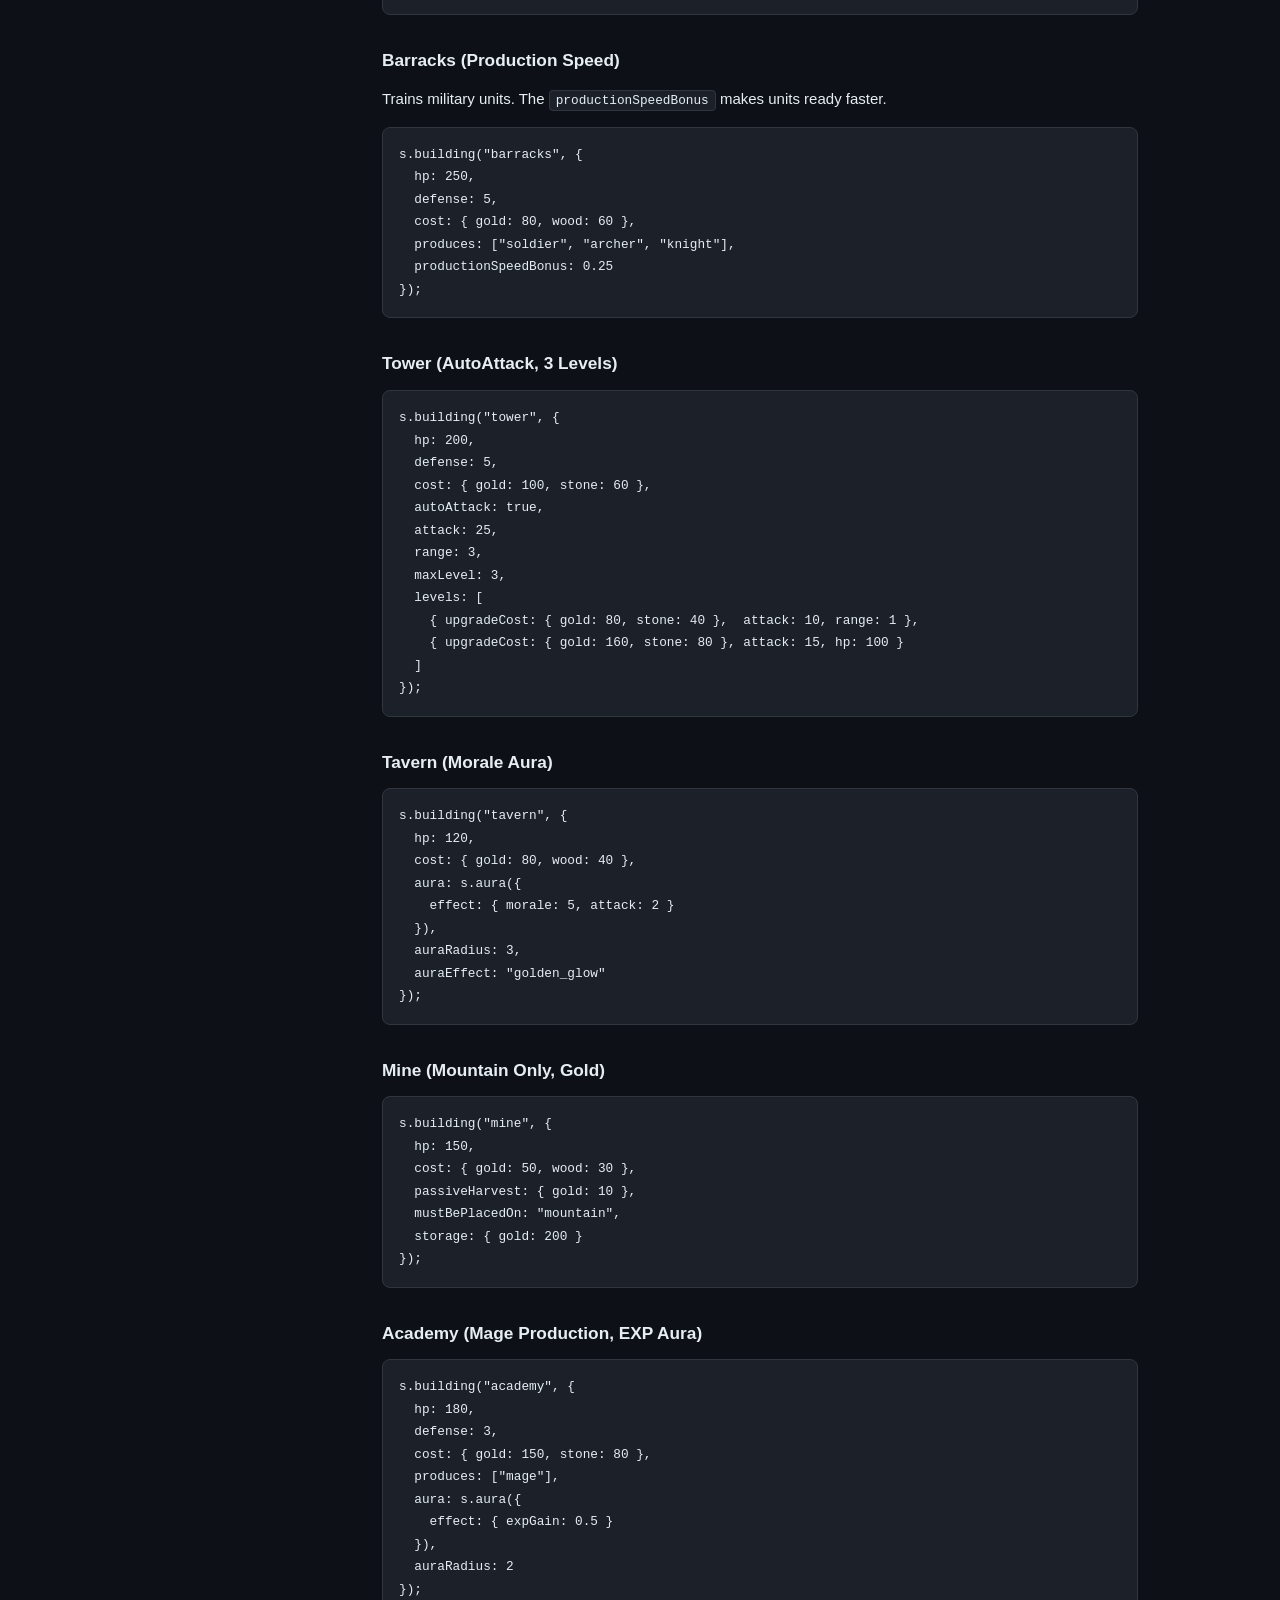
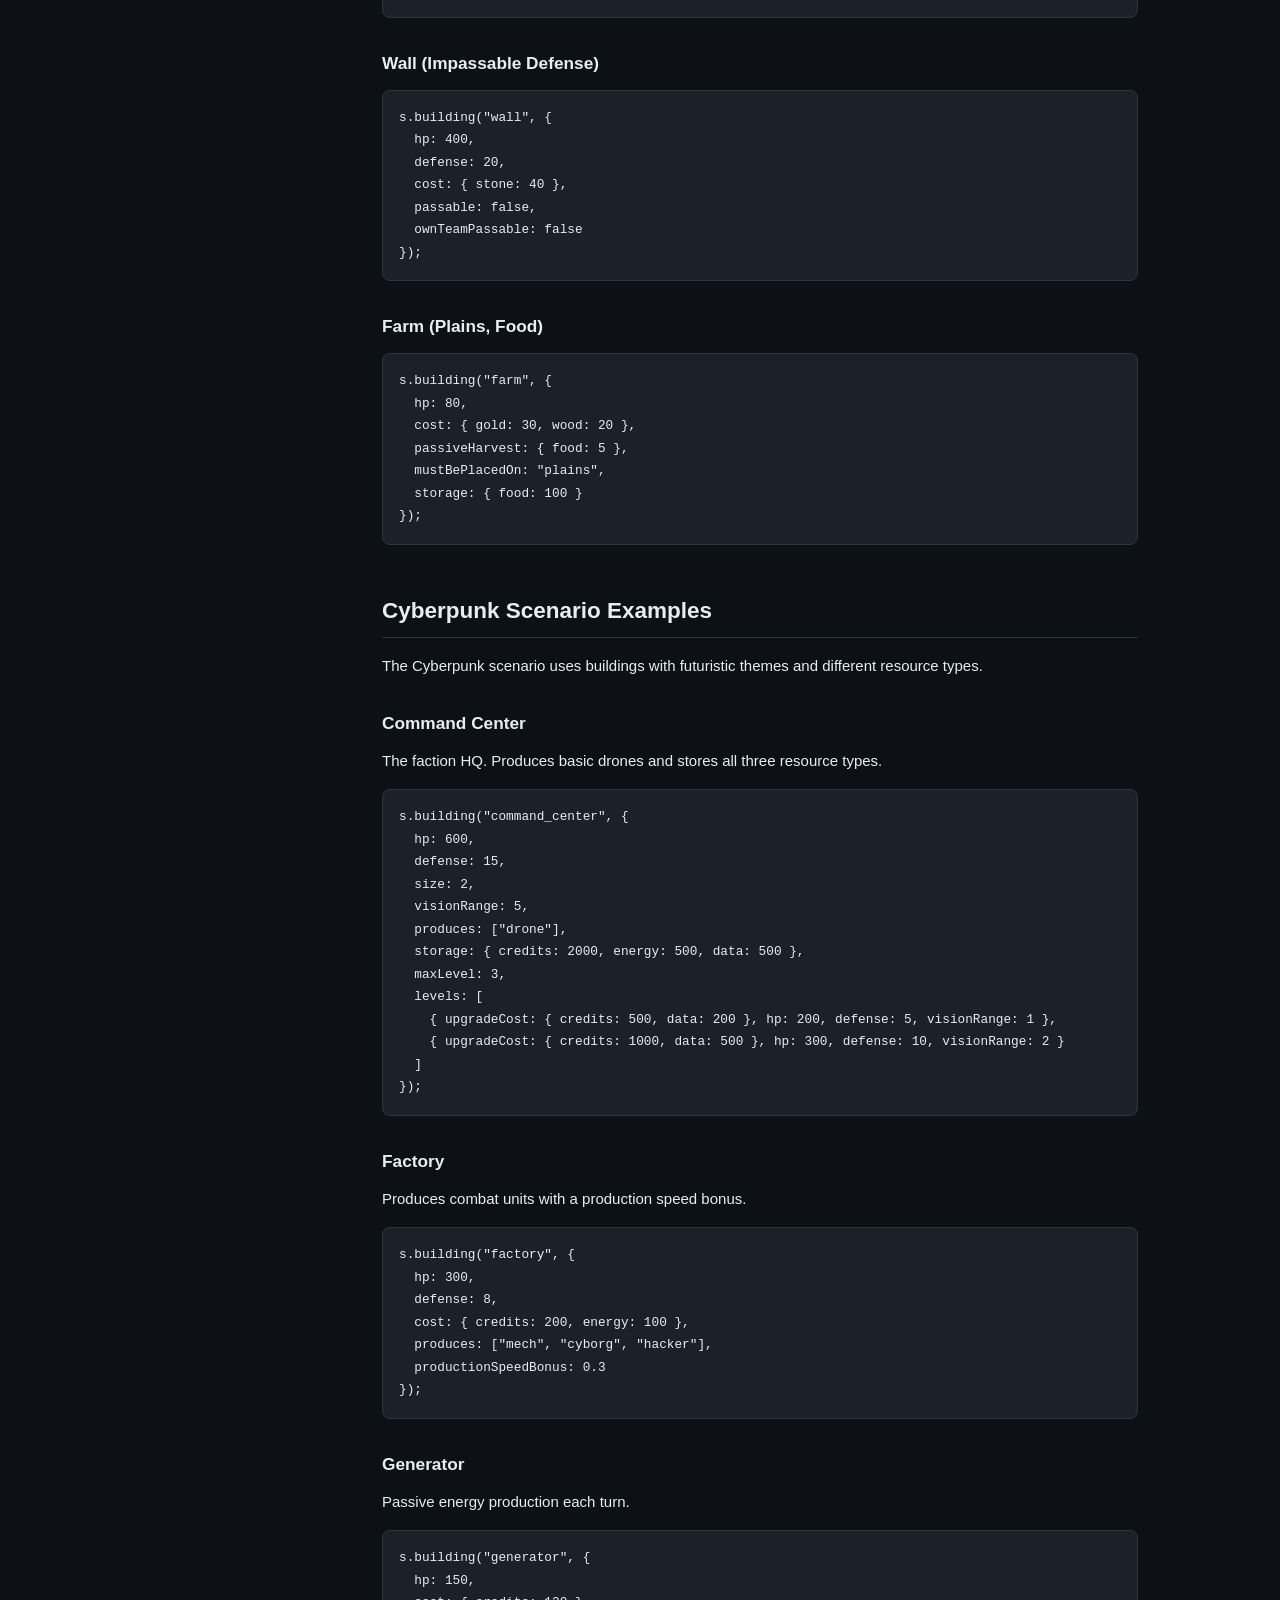
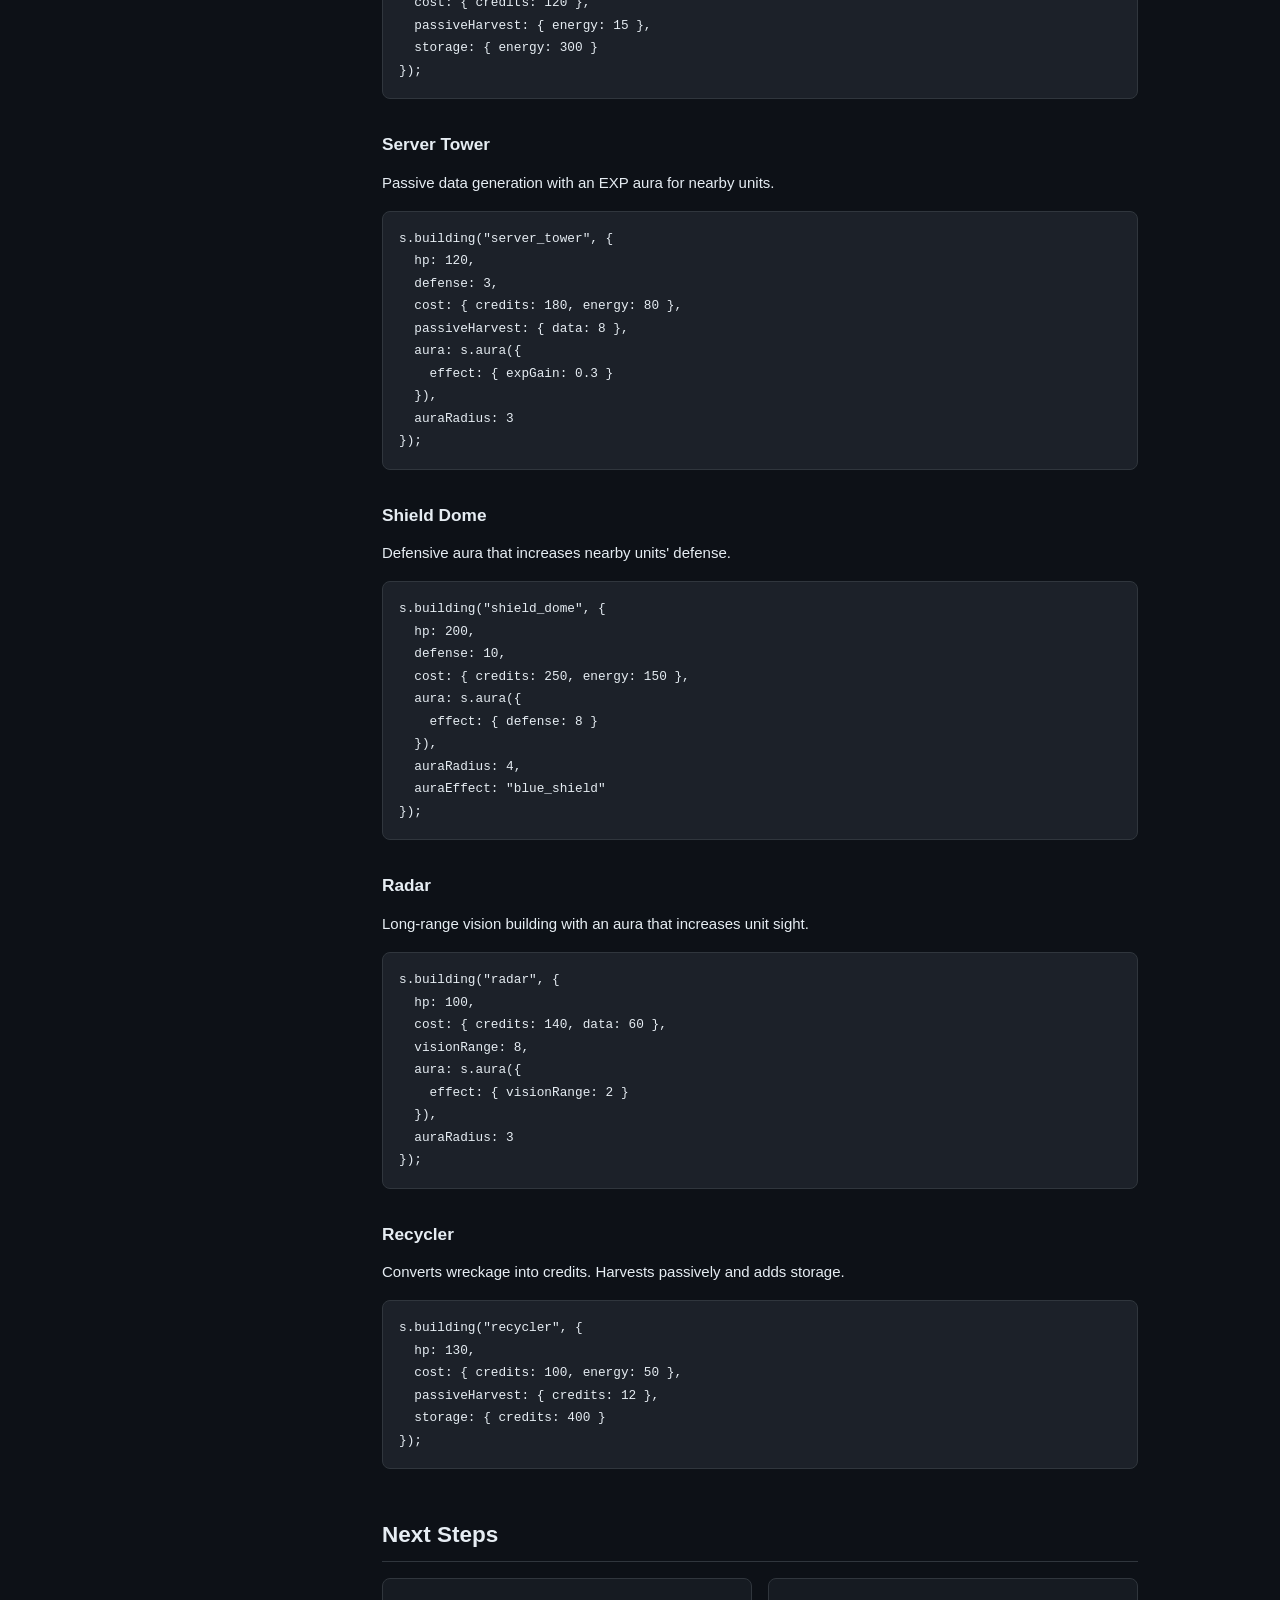
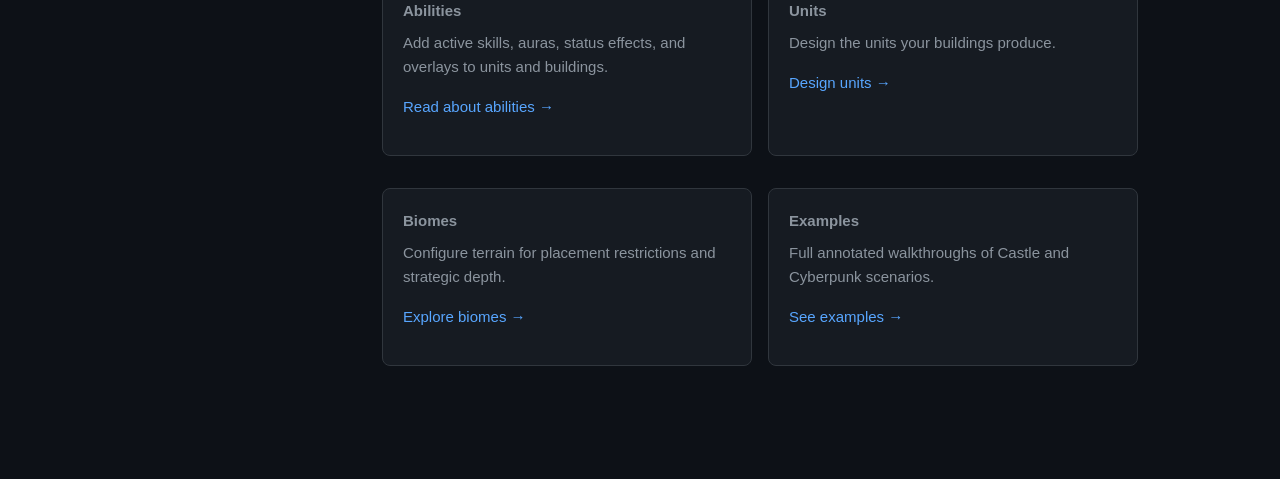
<file: docs/pages/buildings.html>
<!DOCTYPE html>
<!--
  CodeHex Scenarios Documentation — Buildings
  Static site, opens in any browser without a server.
-->
<html lang="en">
<head>
  <meta charset="UTF-8">
  <meta name="viewport" content="width=device-width, initial-scale=1.0">
  <title>Buildings — CodeHex Scenarios</title>
  <link rel="stylesheet" href="../style.css">
</head>
<body>
  <button class="menu-toggle" aria-label="Toggle menu">&#9776;</button>
  <div class="layout">
    <nav class="sidebar">
      <div class="sidebar-header">
        <h1>CodeHex</h1>
        <div class="subtitle">Scenarios Docs</div>
      </div>
      <div class="sidebar-nav">
        <a href="../index.html">Home</a>
        <a href="quickstart.html">Quick Start</a>
        <div class="section-label">Reference</div>
        <a href="dsl-reference.html">DSL Reference</a>
        <div class="section-label">Guides</div>
        <a href="biomes.html">Biomes</a>
        <a href="units.html">Units</a>
        <a href="buildings.html" class="active">Buildings</a>
        <a href="abilities.html">Abilities</a>
        <a href="events.html">Events</a>
        <a href="mapgen.html">Map Generation</a>
        <div class="section-label">Assets</div>
        <a href="sprites.html">Sprites</a>
        <a href="audio.html">Audio</a>
        <div class="section-label">Learn</div>
        <a href="examples.html">Examples</a>
      </div>
    </nav>

    <main class="main">
      <div class="content">
        <h1>Buildings</h1>
        <p class="lead">Define structures that produce units, harvest resources, defend territory, and buff nearby allies. Buildings are created with <code>s.building(id, options)</code>.</p>

        <!-- ── PARAMETERS ──────────────────────────────────────────────── -->

        <h2 id="parameters">All Parameters</h2>
        <p>Every property you can pass in the options object when calling <code>s.building()</code>.</p>

        <table>
          <thead>
            <tr>
              <th>Parameter</th>
              <th>Type</th>
              <th>Default</th>
              <th>Description</th>
            </tr>
          </thead>
          <tbody>
            <tr>
              <td><code>hp</code></td>
              <td><span class="badge badge-type">number</span></td>
              <td><span class="badge badge-default">100</span></td>
              <td>Hit points. When reduced to zero the building is destroyed.</td>
            </tr>
            <tr>
              <td><code>defense</code></td>
              <td><span class="badge badge-type">number</span></td>
              <td><span class="badge badge-default">0</span></td>
              <td>Flat damage reduction applied to every incoming attack.</td>
            </tr>
            <tr>
              <td><code>size</code></td>
              <td><span class="badge badge-type">number</span></td>
              <td><span class="badge badge-default">1</span></td>
              <td>Number of hex tiles the building occupies (1 = single tile).</td>
            </tr>
            <tr>
              <td><code>cost</code></td>
              <td><span class="badge badge-type">object</span></td>
              <td><span class="badge badge-default">{}</span></td>
              <td>Resource cost to construct. Keys are resource IDs, values are amounts (e.g. <code>{ gold: 80, wood: 40 }</code>).</td>
            </tr>
            <tr>
              <td><code>produces</code></td>
              <td><span class="badge badge-type">string[]</span></td>
              <td><span class="badge badge-default">[]</span></td>
              <td>Array of unit IDs this building can produce.</td>
            </tr>
            <tr>
              <td><code>visionRange</code></td>
              <td><span class="badge badge-type">number</span></td>
              <td><span class="badge badge-default">2</span></td>
              <td>Fog-of-war sight radius in hex tiles.</td>
            </tr>
            <tr>
              <td><code>aura</code></td>
              <td><span class="badge badge-type">object</span></td>
              <td><span class="badge badge-default">null</span></td>
              <td>An aura effect object created with <code>s.aura()</code>. Applied to friendly units within <code>auraRadius</code>.</td>
            </tr>
            <tr>
              <td><code>auraRadius</code></td>
              <td><span class="badge badge-type">number</span></td>
              <td><span class="badge badge-default">0</span></td>
              <td>Radius in tiles for the aura. Only meaningful when <code>aura</code> is set.</td>
            </tr>
            <tr>
              <td><code>auraEffect</code></td>
              <td><span class="badge badge-type">string</span></td>
              <td><span class="badge badge-default">null</span></td>
              <td>Optional visual identifier for the aura overlay shown on the map.</td>
            </tr>
            <tr>
              <td><code>storage</code></td>
              <td><span class="badge badge-type">object</span></td>
              <td><span class="badge badge-default">null</span></td>
              <td>Resource storage caps added when this building exists. Keys are resource IDs, values are capacity amounts (e.g. <code>{ gold: 500 }</code>).</td>
            </tr>
            <tr>
              <td><code>maxLevel</code></td>
              <td><span class="badge badge-type">number</span></td>
              <td><span class="badge badge-default">1</span></td>
              <td>Maximum upgrade level. Set to <code>1</code> for buildings that cannot be upgraded.</td>
            </tr>
            <tr>
              <td><code>levels</code></td>
              <td><span class="badge badge-type">array</span></td>
              <td><span class="badge badge-default">[]</span></td>
              <td>Array of upgrade definitions. Each entry is an object with <code>upgradeCost</code> and stat bonuses (see <a href="#upgrade-system">Upgrade System</a>).</td>
            </tr>
            <tr>
              <td><code>passiveHarvest</code></td>
              <td><span class="badge badge-type">object</span></td>
              <td><span class="badge badge-default">null</span></td>
              <td>Resources generated automatically each turn. Keys are resource IDs, values are per-turn amounts.</td>
            </tr>
            <tr>
              <td><code>mustBePlacedOn</code></td>
              <td><span class="badge badge-type">string</span></td>
              <td><span class="badge badge-default">null</span></td>
              <td>Biome ID that this building must be placed on. Construction is blocked on any other terrain.</td>
            </tr>
            <tr>
              <td><code>passable</code></td>
              <td><span class="badge badge-type">boolean</span></td>
              <td><span class="badge badge-default">true</span></td>
              <td>Whether any unit can move through the building tile.</td>
            </tr>
            <tr>
              <td><code>ownTeamPassable</code></td>
              <td><span class="badge badge-type">boolean</span></td>
              <td><span class="badge badge-default">true</span></td>
              <td>Whether the owning team's units can move through the tile, even when <code>passable</code> is <code>false</code>.</td>
            </tr>
            <tr>
              <td><code>autoAttack</code></td>
              <td><span class="badge badge-type">boolean</span></td>
              <td><span class="badge badge-default">false</span></td>
              <td>When <code>true</code>, the building automatically attacks the nearest enemy in range each turn.</td>
            </tr>
            <tr>
              <td><code>attack</code></td>
              <td><span class="badge badge-type">number</span></td>
              <td><span class="badge badge-default">0</span></td>
              <td>Damage dealt per auto-attack. Only used when <code>autoAttack</code> is <code>true</code>.</td>
            </tr>
            <tr>
              <td><code>range</code></td>
              <td><span class="badge badge-type">number</span></td>
              <td><span class="badge badge-default">0</span></td>
              <td>Attack range in hex tiles. Only used when <code>autoAttack</code> is <code>true</code>.</td>
            </tr>
            <tr>
              <td><code>productionSpeedBonus</code></td>
              <td><span class="badge badge-type">number</span></td>
              <td><span class="badge badge-default">0</span></td>
              <td>Percentage bonus to unit production speed (e.g. <code>0.25</code> = 25% faster). Stacks additively with other bonuses.</td>
            </tr>
          </tbody>
        </table>

        <!-- ── BUILDING TYPES ──────────────────────────────────────────── -->

        <h2 id="building-types">Building Types</h2>
        <p>Buildings fall into four broad categories depending on which parameters you set. A single building can combine multiple roles.</p>

        <div class="grid-2">
          <div class="card">
            <h4 class="mt-0">Production</h4>
            <p class="text-muted">Uses <code>produces</code> to train units. Optionally boosted by <code>productionSpeedBonus</code>.</p>
          </div>
          <div class="card">
            <h4 class="mt-0">Defensive</h4>
            <p class="text-muted">Sets <code>autoAttack: true</code> with <code>attack</code> and <code>range</code> to fire on enemies automatically.</p>
          </div>
          <div class="card">
            <h4 class="mt-0">Economic</h4>
            <p class="text-muted">Uses <code>passiveHarvest</code> to generate resources every turn without player input.</p>
          </div>
          <div class="card">
            <h4 class="mt-0">Support</h4>
            <p class="text-muted">Provides an <code>aura</code> that buffs friendly units within <code>auraRadius</code>.</p>
          </div>
        </div>

        <!-- ── UPGRADE SYSTEM ──────────────────────────────────────────── -->

        <h2 id="upgrade-system">Upgrade System</h2>
        <p>Set <code>maxLevel</code> higher than 1, then provide a <code>levels</code> array. Each entry after the base level defines the cost and stat bonuses for that upgrade tier. The index in the array corresponds to the level (index 0 = level 2 upgrade, index 1 = level 3 upgrade, etc.).</p>

        <pre><code>s.building("castle", {
  hp: 500,
  defense: 10,
  maxLevel: 3,
  levels: [
    { upgradeCost: { gold: 200 }, hp: 200, defense: 5 },
    { upgradeCost: { gold: 500 }, hp: 400, defense: 10, visionRange: 1 }
  ]
});</code></pre>

        <p>In this example the castle starts at level 1 with 500 HP and 10 defense. Upgrading to level 2 costs 200 gold and adds 200 HP and 5 defense. Level 3 costs 500 gold and adds another 400 HP, 10 defense, and 1 extra vision range.</p>

        <div class="callout callout-info">
          <p>Every numeric building stat can appear as a bonus in a <code>levels</code> entry. The bonus value is <strong>added</strong> to the current stat, not replaced.</p>
        </div>

        <!-- ── PASSIVE HARVEST ─────────────────────────────────────────── -->

        <h2 id="passive-harvest">Passive Harvest</h2>
        <p>Buildings with <code>passiveHarvest</code> automatically deposit resources into the owning player's stockpile at the start of each turn. No unit interaction is required.</p>

        <pre><code>s.building("mine", {
  hp: 150,
  cost: { gold: 50, wood: 30 },
  passiveHarvest: { gold: 10 },
  mustBePlacedOn: "mountain"
});</code></pre>

        <p>The mine generates 10 gold per turn but can only be built on mountain tiles. If the player's storage for gold is full, excess resources are lost.</p>

        <div class="callout callout-tip">
          <p>Combine <code>passiveHarvest</code> with <code>storage</code> on the same building to increase the player's resource cap alongside the income stream.</p>
        </div>

        <!-- ── AURAS ───────────────────────────────────────────────────── -->

        <h2 id="auras">Auras</h2>
        <p>A building aura applies a persistent effect to all friendly units within range. Create the aura effect with <code>s.aura()</code> and assign it to the building's <code>aura</code> property.</p>

        <pre><code>s.building("tavern", {
  hp: 120,
  cost: { gold: 80 },
  aura: s.aura({
    effect: { morale: 5 }
  }),
  auraRadius: 3,
  auraEffect: "golden_glow"
});</code></pre>

        <p>Every friendly unit within 3 tiles of the tavern receives +5 morale. The <code>auraEffect</code> string references a visual overlay so players can see the radius on the map.</p>

        <div class="callout callout-info">
          <p>Aura bonuses are recomputed each turn. A unit that moves out of range immediately loses the bonus. See <a href="abilities.html#auras">Abilities &mdash; Auras</a> for the full <code>s.aura()</code> API.</p>
        </div>

        <!-- ── AUTOATTACK TOWERS ───────────────────────────────────────── -->

        <h2 id="autoattack-towers">AutoAttack Towers</h2>
        <p>Defensive buildings fire automatically at the nearest enemy within range at the start of each combat phase. Set <code>autoAttack: true</code> and provide <code>attack</code> and <code>range</code>.</p>

        <pre><code>s.building("tower", {
  hp: 200,
  defense: 5,
  cost: { gold: 100, stone: 60 },
  autoAttack: true,
  attack: 25,
  range: 3,
  maxLevel: 3,
  levels: [
    { upgradeCost: { gold: 80 },  attack: 10, range: 1 },
    { upgradeCost: { gold: 160 }, attack: 15, hp: 100 }
  ]
});</code></pre>

        <p>This tower starts with 25 attack and 3 range. At level 2 it gains +10 attack and +1 range. At level 3 it gains +15 attack and +100 HP.</p>

        <div class="callout callout-warning">
          <p>AutoAttack buildings always target the nearest enemy. There is no way to manually choose a target. If you need player-controlled targeting, use a unit with an ability instead.</p>
        </div>

        <!-- ── PLACEMENT RESTRICTIONS ──────────────────────────────────── -->

        <h2 id="placement-restrictions">Placement Restrictions</h2>
        <p>Use <code>mustBePlacedOn</code> to restrict a building to a specific biome. The value is a biome ID defined with <code>s.biome()</code>. If the player tries to place the building on any other terrain, construction is blocked.</p>

        <pre><code>s.building("mine", {
  hp: 150,
  cost: { gold: 50 },
  passiveHarvest: { gold: 10 },
  mustBePlacedOn: "mountain"
});

s.building("farm", {
  hp: 80,
  cost: { gold: 30 },
  passiveHarvest: { food: 5 },
  mustBePlacedOn: "plains"
});</code></pre>

        <div class="callout callout-tip">
          <p>Placement restrictions add strategic depth by forcing players to compete over specific terrain types. See <a href="biomes.html">Biomes</a> for how to configure terrain distribution.</p>
        </div>

        <!-- ── PASSABILITY ─────────────────────────────────────────────── -->

        <h2 id="passability">Passability</h2>
        <p>By default, all buildings are passable &mdash; units can walk through their tile. Two flags control movement:</p>

        <ul>
          <li><code>passable: false</code> &mdash; No unit from any team can move through this tile.</li>
          <li><code>ownTeamPassable: true</code> &mdash; Even when <code>passable</code> is false, the owning team's units can still pass through.</li>
        </ul>

        <pre><code>s.building("wall", {
  hp: 400,
  defense: 20,
  cost: { stone: 40 },
  passable: false,
  ownTeamPassable: false
});</code></pre>

        <p>Walls block all movement including the owner's units. This is useful for creating defensive chokepoints.</p>

        <!-- ── STORAGE ─────────────────────────────────────────────────── -->

        <h2 id="storage">Storage</h2>
        <p>The <code>storage</code> property increases the player's maximum resource capacity while the building stands. If the building is destroyed, the cap decreases and any excess resources are lost.</p>

        <pre><code>s.building("warehouse", {
  hp: 120,
  cost: { gold: 60, wood: 40 },
  storage: { gold: 500, wood: 300, food: 200 }
});</code></pre>

        <!-- ── CASTLE EXAMPLES ─────────────────────────────────────────── -->

        <h2 id="castle-examples">Castle Scenario Examples</h2>
        <p>The official Castle scenario demonstrates all major building archetypes.</p>

        <h3 id="castle-main">Castle (Main Building)</h3>
        <p>The player's headquarters. Three upgrade levels that increase HP, defense, and vision range.</p>
        <pre><code>s.building("castle", {
  hp: 500,
  defense: 10,
  size: 2,
  visionRange: 4,
  produces: ["peasant"],
  storage: { gold: 1000, wood: 500, stone: 500, food: 300 },
  maxLevel: 3,
  levels: [
    { upgradeCost: { gold: 300, stone: 200 }, hp: 200, defense: 5, visionRange: 1 },
    { upgradeCost: { gold: 600, stone: 400 }, hp: 300, defense: 10, visionRange: 1 }
  ]
});</code></pre>

        <h3 id="castle-barracks">Barracks (Production Speed)</h3>
        <p>Trains military units. The <code>productionSpeedBonus</code> makes units ready faster.</p>
        <pre><code>s.building("barracks", {
  hp: 250,
  defense: 5,
  cost: { gold: 80, wood: 60 },
  produces: ["soldier", "archer", "knight"],
  productionSpeedBonus: 0.25
});</code></pre>

        <h3 id="castle-tower">Tower (AutoAttack, 3 Levels)</h3>
        <pre><code>s.building("tower", {
  hp: 200,
  defense: 5,
  cost: { gold: 100, stone: 60 },
  autoAttack: true,
  attack: 25,
  range: 3,
  maxLevel: 3,
  levels: [
    { upgradeCost: { gold: 80, stone: 40 },  attack: 10, range: 1 },
    { upgradeCost: { gold: 160, stone: 80 }, attack: 15, hp: 100 }
  ]
});</code></pre>

        <h3 id="castle-tavern">Tavern (Morale Aura)</h3>
        <pre><code>s.building("tavern", {
  hp: 120,
  cost: { gold: 80, wood: 40 },
  aura: s.aura({
    effect: { morale: 5, attack: 2 }
  }),
  auraRadius: 3,
  auraEffect: "golden_glow"
});</code></pre>

        <h3 id="castle-mine">Mine (Mountain Only, Gold)</h3>
        <pre><code>s.building("mine", {
  hp: 150,
  cost: { gold: 50, wood: 30 },
  passiveHarvest: { gold: 10 },
  mustBePlacedOn: "mountain",
  storage: { gold: 200 }
});</code></pre>

        <h3 id="castle-academy">Academy (Mage Production, EXP Aura)</h3>
        <pre><code>s.building("academy", {
  hp: 180,
  defense: 3,
  cost: { gold: 150, stone: 80 },
  produces: ["mage"],
  aura: s.aura({
    effect: { expGain: 0.5 }
  }),
  auraRadius: 2
});</code></pre>

        <h3 id="castle-wall">Wall (Impassable Defense)</h3>
        <pre><code>s.building("wall", {
  hp: 400,
  defense: 20,
  cost: { stone: 40 },
  passable: false,
  ownTeamPassable: false
});</code></pre>

        <h3 id="castle-farm">Farm (Plains, Food)</h3>
        <pre><code>s.building("farm", {
  hp: 80,
  cost: { gold: 30, wood: 20 },
  passiveHarvest: { food: 5 },
  mustBePlacedOn: "plains",
  storage: { food: 100 }
});</code></pre>

        <!-- ── CYBERPUNK EXAMPLES ──────────────────────────────────────── -->

        <h2 id="cyberpunk-examples">Cyberpunk Scenario Examples</h2>
        <p>The Cyberpunk scenario uses buildings with futuristic themes and different resource types.</p>

        <h3 id="cyber-command">Command Center</h3>
        <p>The faction HQ. Produces basic drones and stores all three resource types.</p>
        <pre><code>s.building("command_center", {
  hp: 600,
  defense: 15,
  size: 2,
  visionRange: 5,
  produces: ["drone"],
  storage: { credits: 2000, energy: 500, data: 500 },
  maxLevel: 3,
  levels: [
    { upgradeCost: { credits: 500, data: 200 }, hp: 200, defense: 5, visionRange: 1 },
    { upgradeCost: { credits: 1000, data: 500 }, hp: 300, defense: 10, visionRange: 2 }
  ]
});</code></pre>

        <h3 id="cyber-factory">Factory</h3>
        <p>Produces combat units with a production speed bonus.</p>
        <pre><code>s.building("factory", {
  hp: 300,
  defense: 8,
  cost: { credits: 200, energy: 100 },
  produces: ["mech", "cyborg", "hacker"],
  productionSpeedBonus: 0.3
});</code></pre>

        <h3 id="cyber-generator">Generator</h3>
        <p>Passive energy production each turn.</p>
        <pre><code>s.building("generator", {
  hp: 150,
  cost: { credits: 120 },
  passiveHarvest: { energy: 15 },
  storage: { energy: 300 }
});</code></pre>

        <h3 id="cyber-server">Server Tower</h3>
        <p>Passive data generation with an EXP aura for nearby units.</p>
        <pre><code>s.building("server_tower", {
  hp: 120,
  defense: 3,
  cost: { credits: 180, energy: 80 },
  passiveHarvest: { data: 8 },
  aura: s.aura({
    effect: { expGain: 0.3 }
  }),
  auraRadius: 3
});</code></pre>

        <h3 id="cyber-shield">Shield Dome</h3>
        <p>Defensive aura that increases nearby units' defense.</p>
        <pre><code>s.building("shield_dome", {
  hp: 200,
  defense: 10,
  cost: { credits: 250, energy: 150 },
  aura: s.aura({
    effect: { defense: 8 }
  }),
  auraRadius: 4,
  auraEffect: "blue_shield"
});</code></pre>

        <h3 id="cyber-radar">Radar</h3>
        <p>Long-range vision building with an aura that increases unit sight.</p>
        <pre><code>s.building("radar", {
  hp: 100,
  cost: { credits: 140, data: 60 },
  visionRange: 8,
  aura: s.aura({
    effect: { visionRange: 2 }
  }),
  auraRadius: 3
});</code></pre>

        <h3 id="cyber-recycler">Recycler</h3>
        <p>Converts wreckage into credits. Harvests passively and adds storage.</p>
        <pre><code>s.building("recycler", {
  hp: 130,
  cost: { credits: 100, energy: 50 },
  passiveHarvest: { credits: 12 },
  storage: { credits: 400 }
});</code></pre>

        <!-- ── NEXT STEPS ──────────────────────────────────────────────── -->

        <h2 id="next-steps">Next Steps</h2>
        <div class="grid-2">
          <div class="card">
            <h4 class="mt-0">Abilities</h4>
            <p class="text-muted">Add active skills, auras, status effects, and overlays to units and buildings.</p>
            <p><a href="abilities.html">Read about abilities &rarr;</a></p>
          </div>
          <div class="card">
            <h4 class="mt-0">Units</h4>
            <p class="text-muted">Design the units your buildings produce.</p>
            <p><a href="units.html">Design units &rarr;</a></p>
          </div>
          <div class="card">
            <h4 class="mt-0">Biomes</h4>
            <p class="text-muted">Configure terrain for placement restrictions and strategic depth.</p>
            <p><a href="biomes.html">Explore biomes &rarr;</a></p>
          </div>
          <div class="card">
            <h4 class="mt-0">Examples</h4>
            <p class="text-muted">Full annotated walkthroughs of Castle and Cyberpunk scenarios.</p>
            <p><a href="examples.html">See examples &rarr;</a></p>
          </div>
        </div>
      </div>
    </main>
  </div>
  <script src="../script.js"></script>
</body>
</html>
</file>
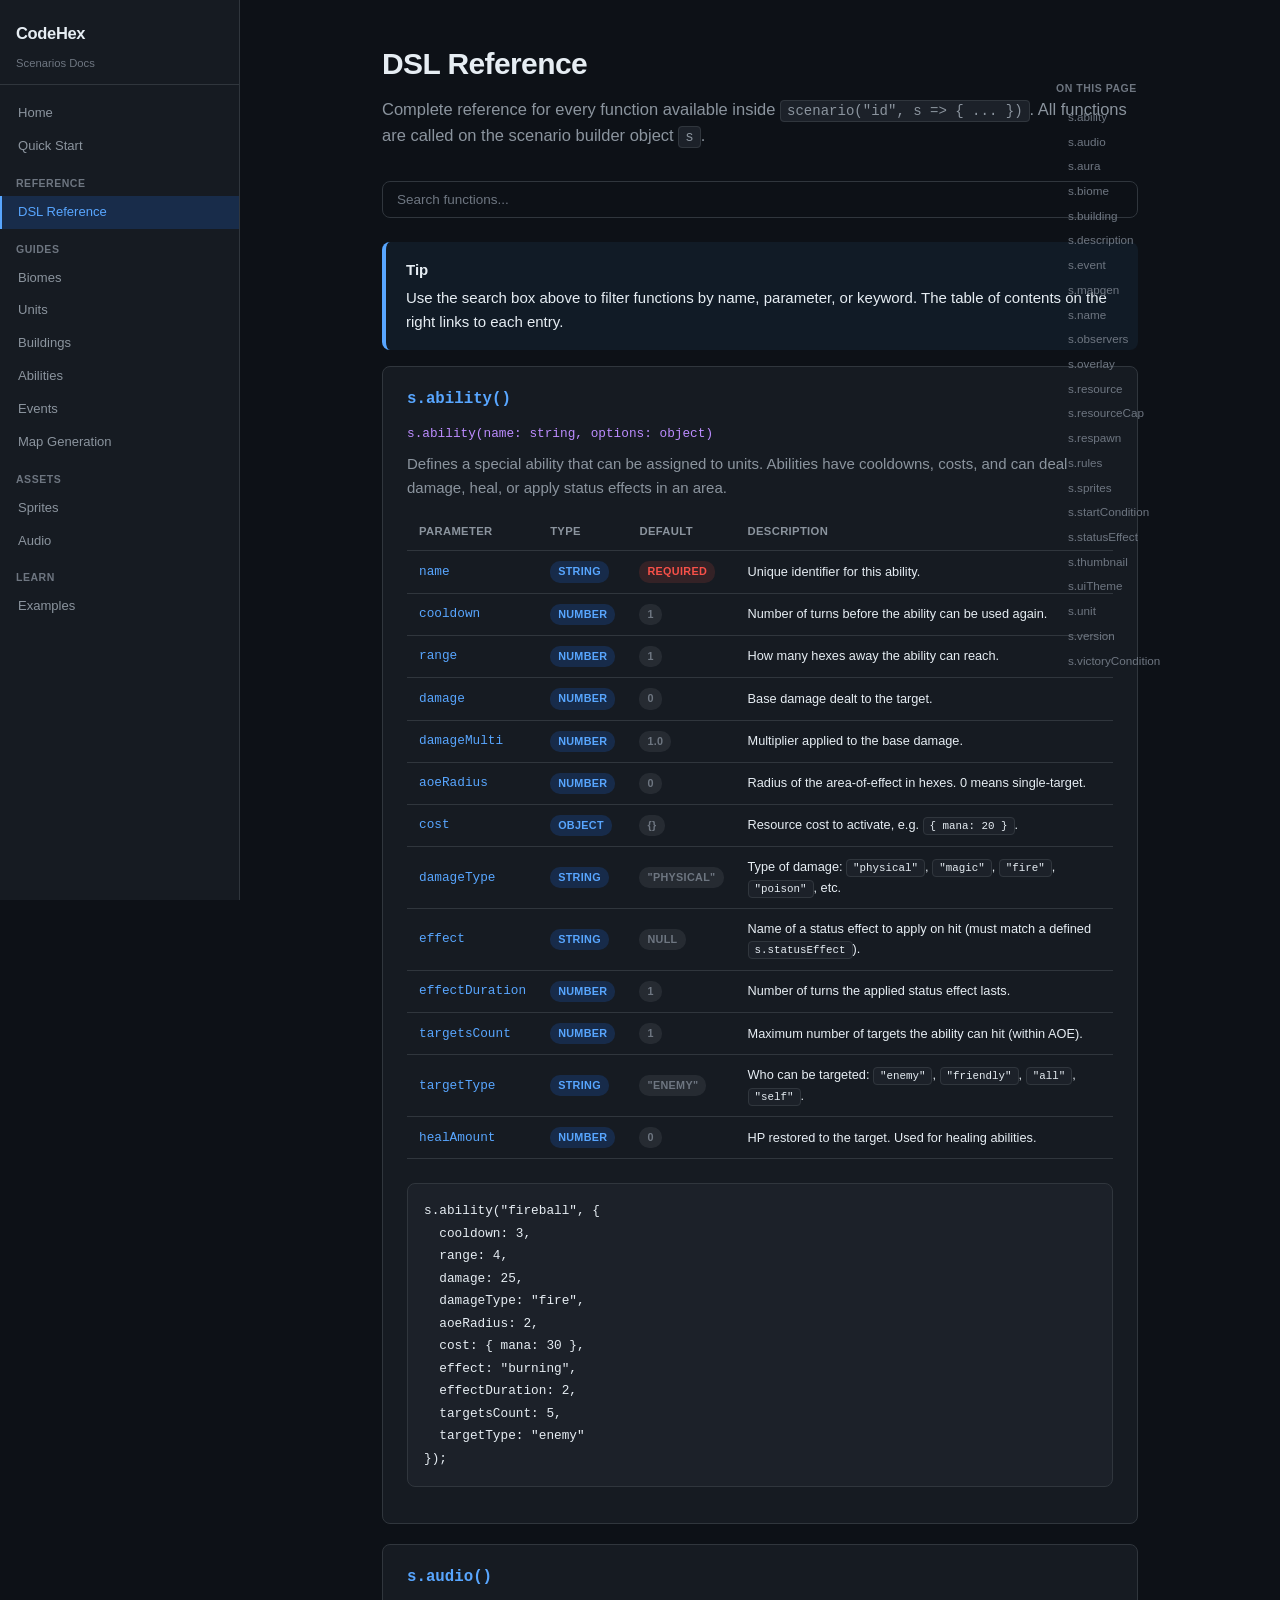
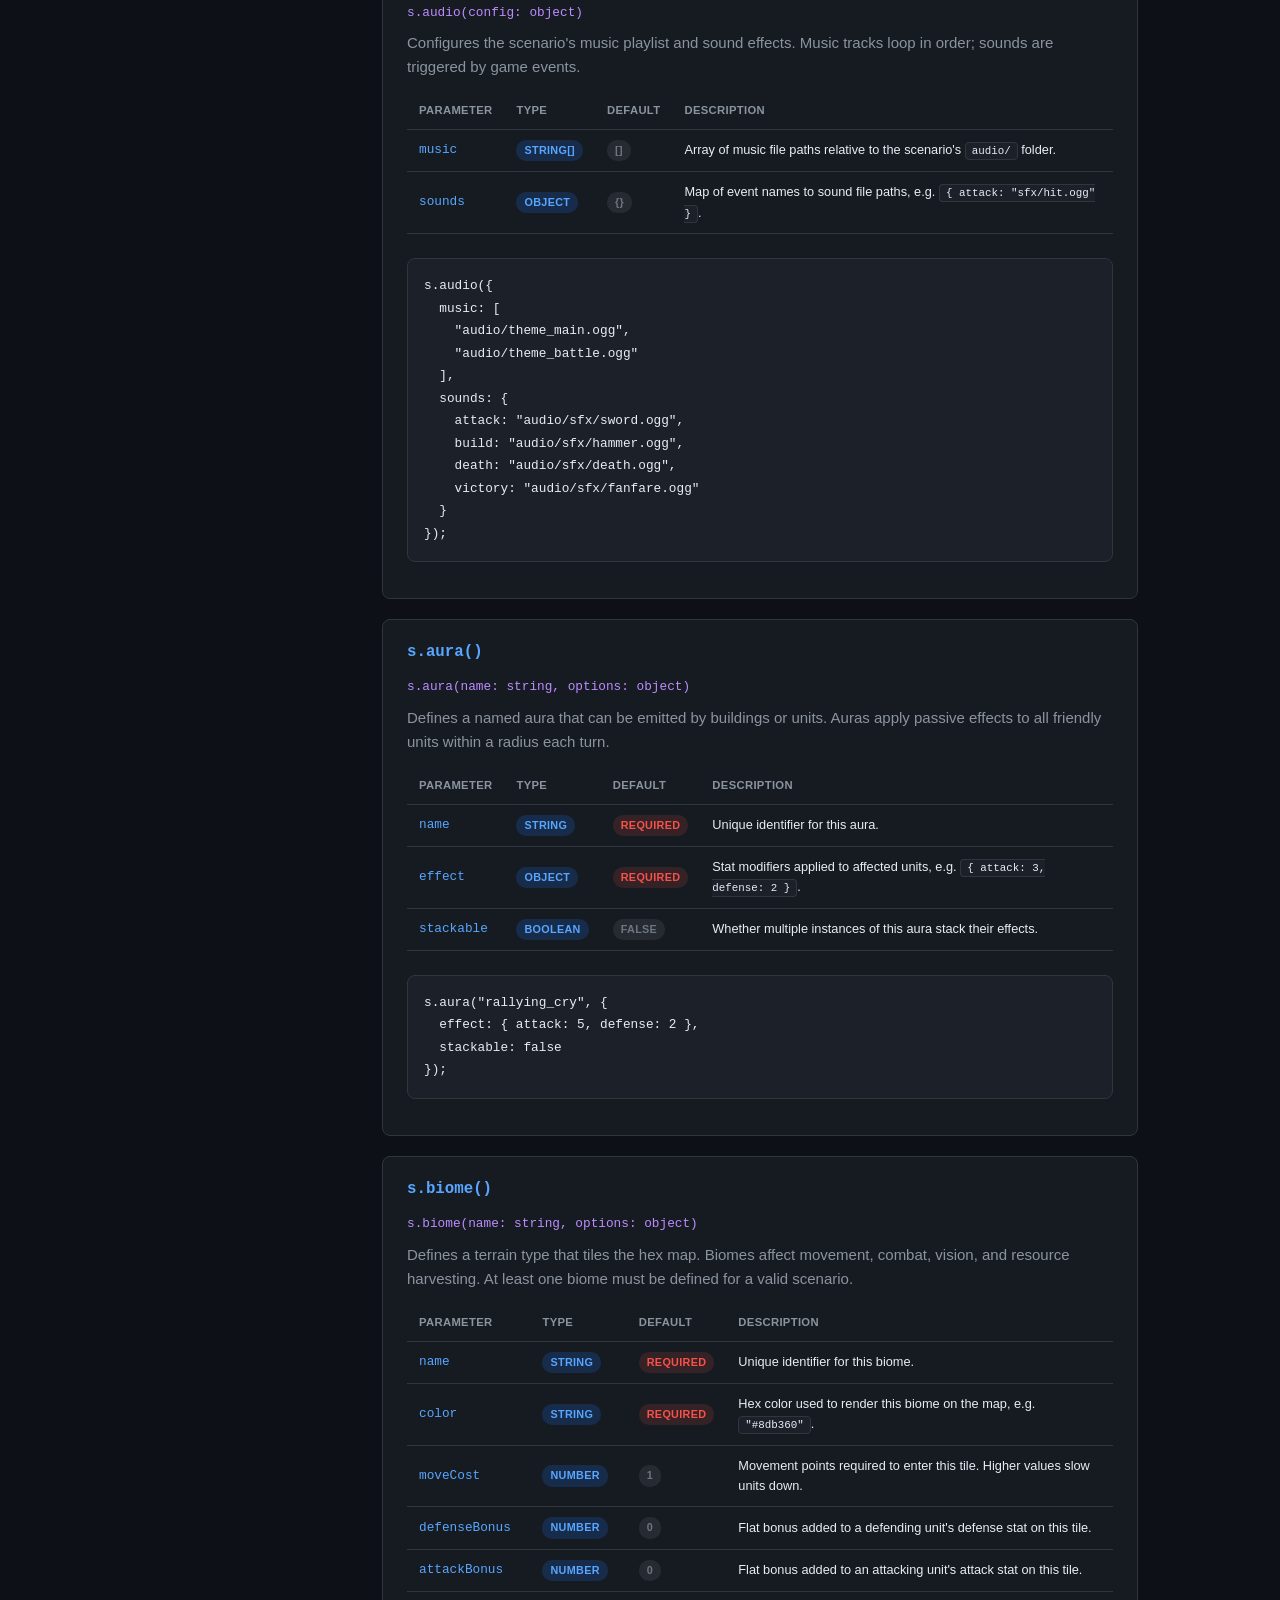
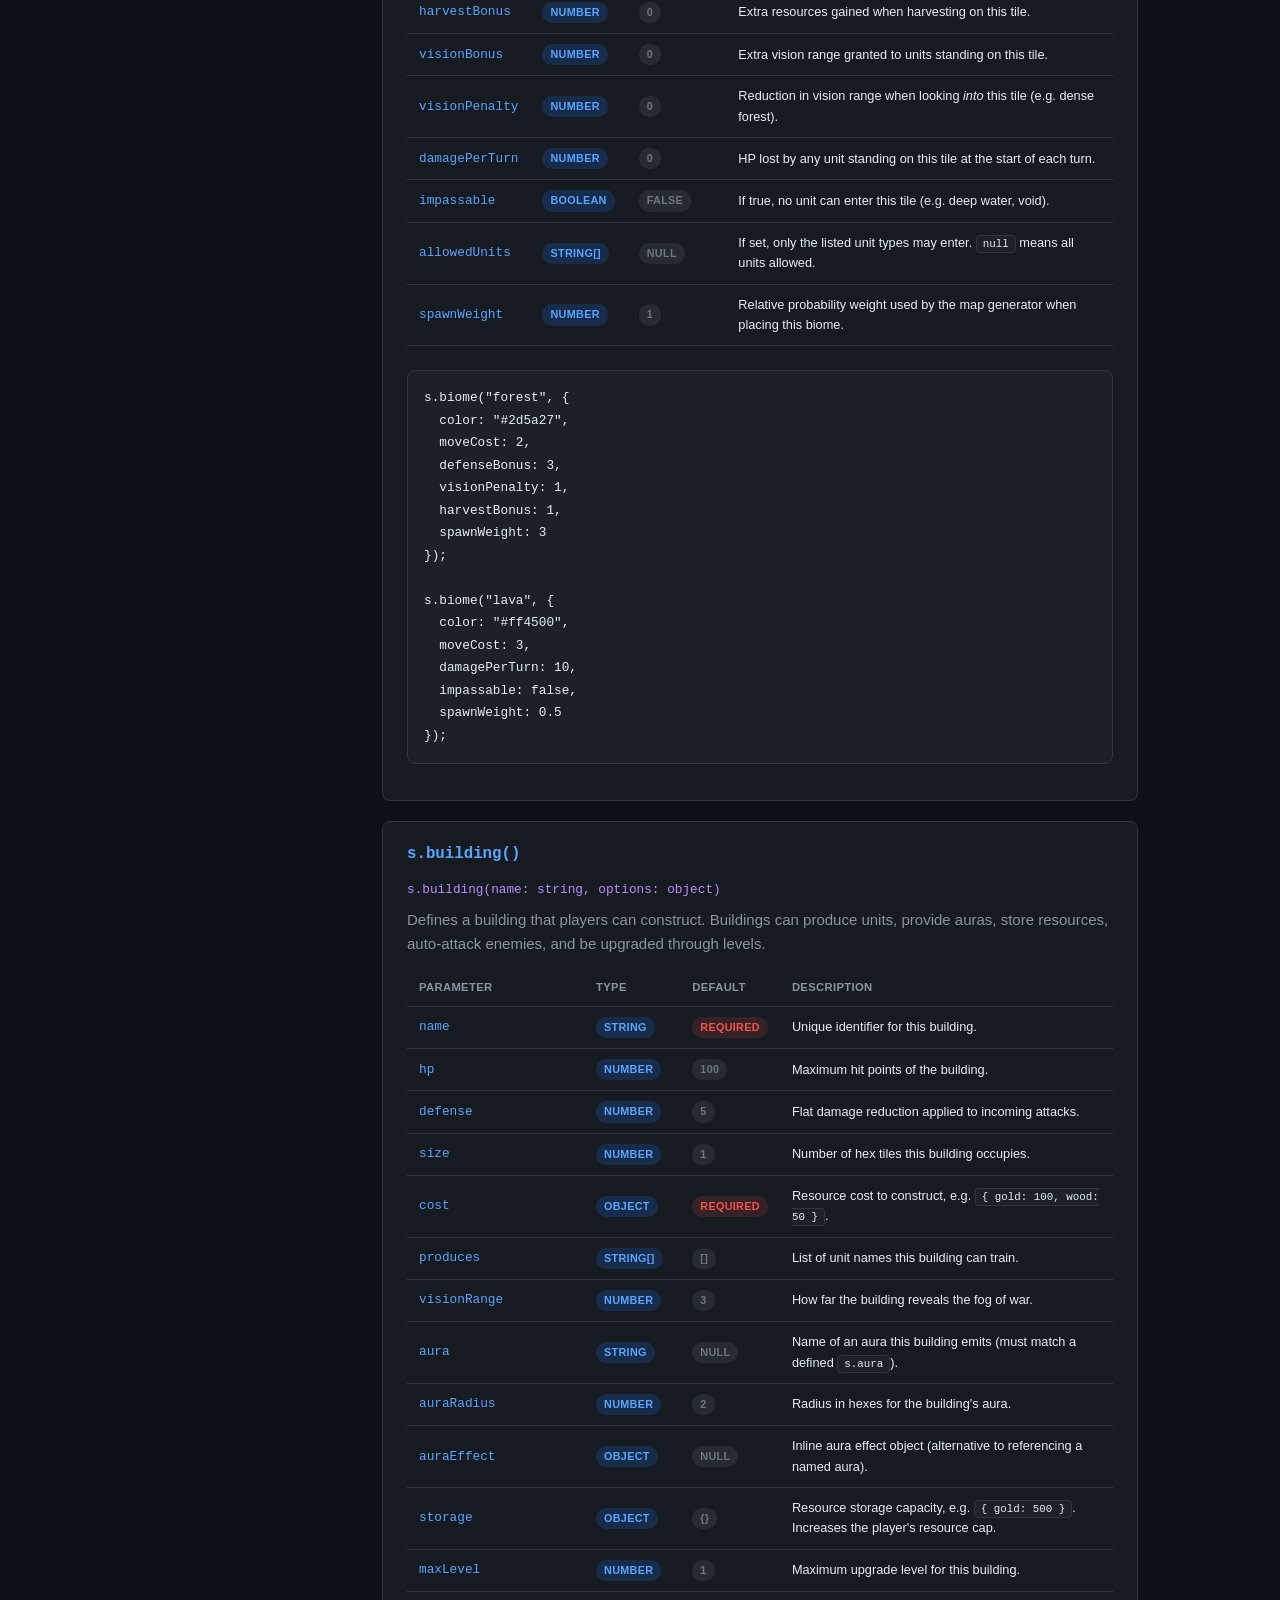
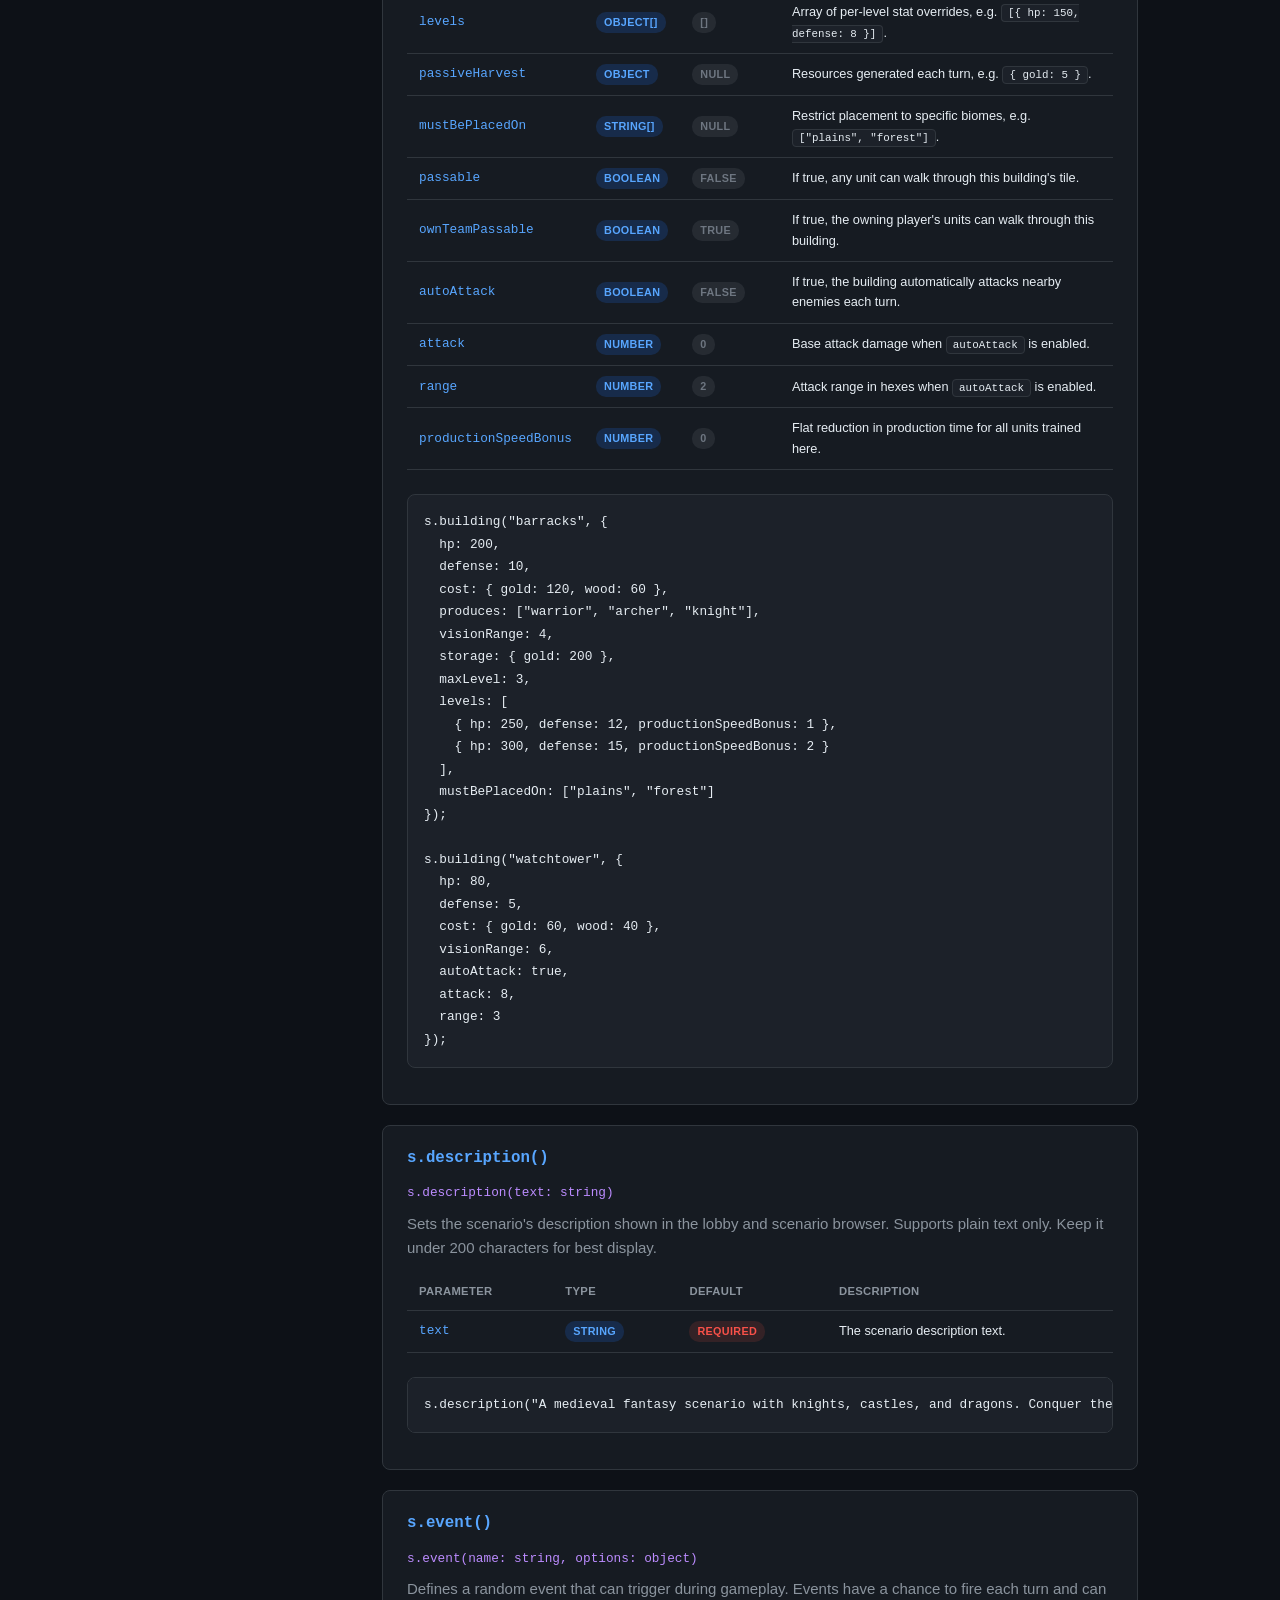
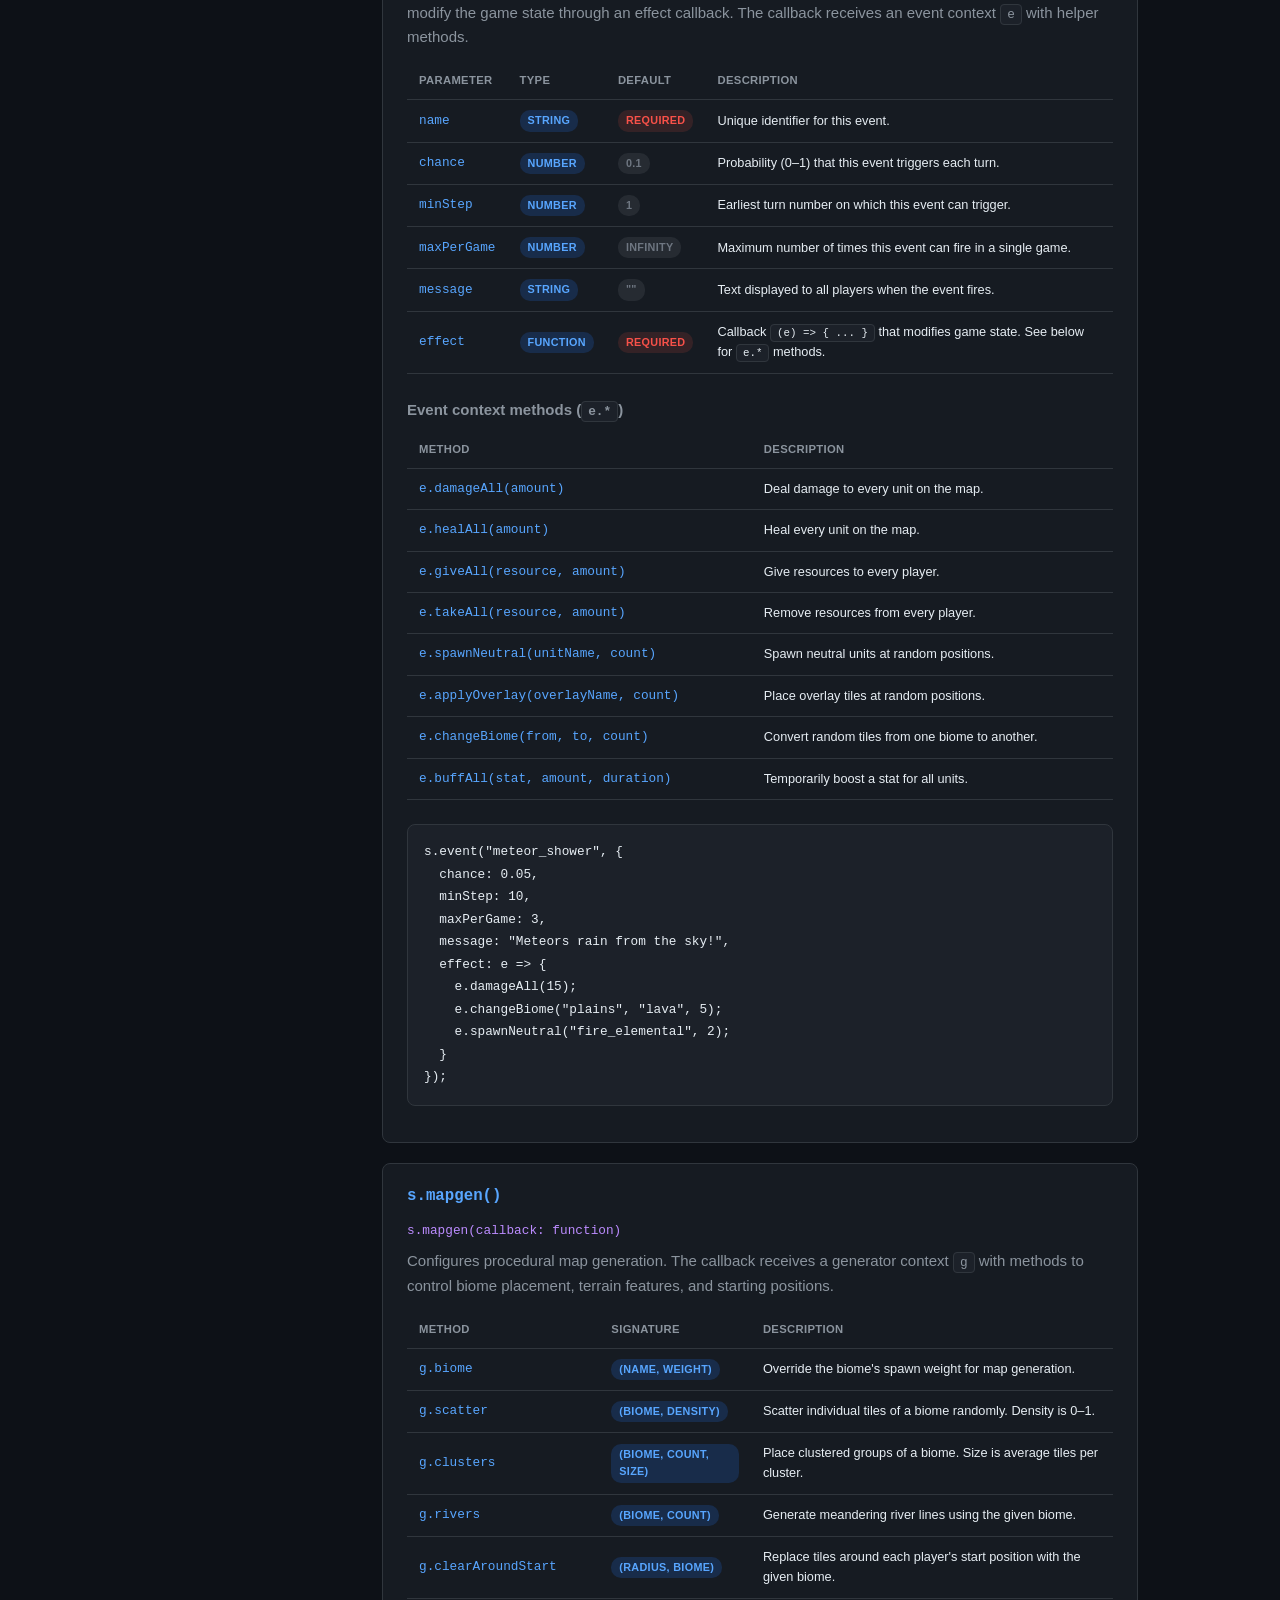
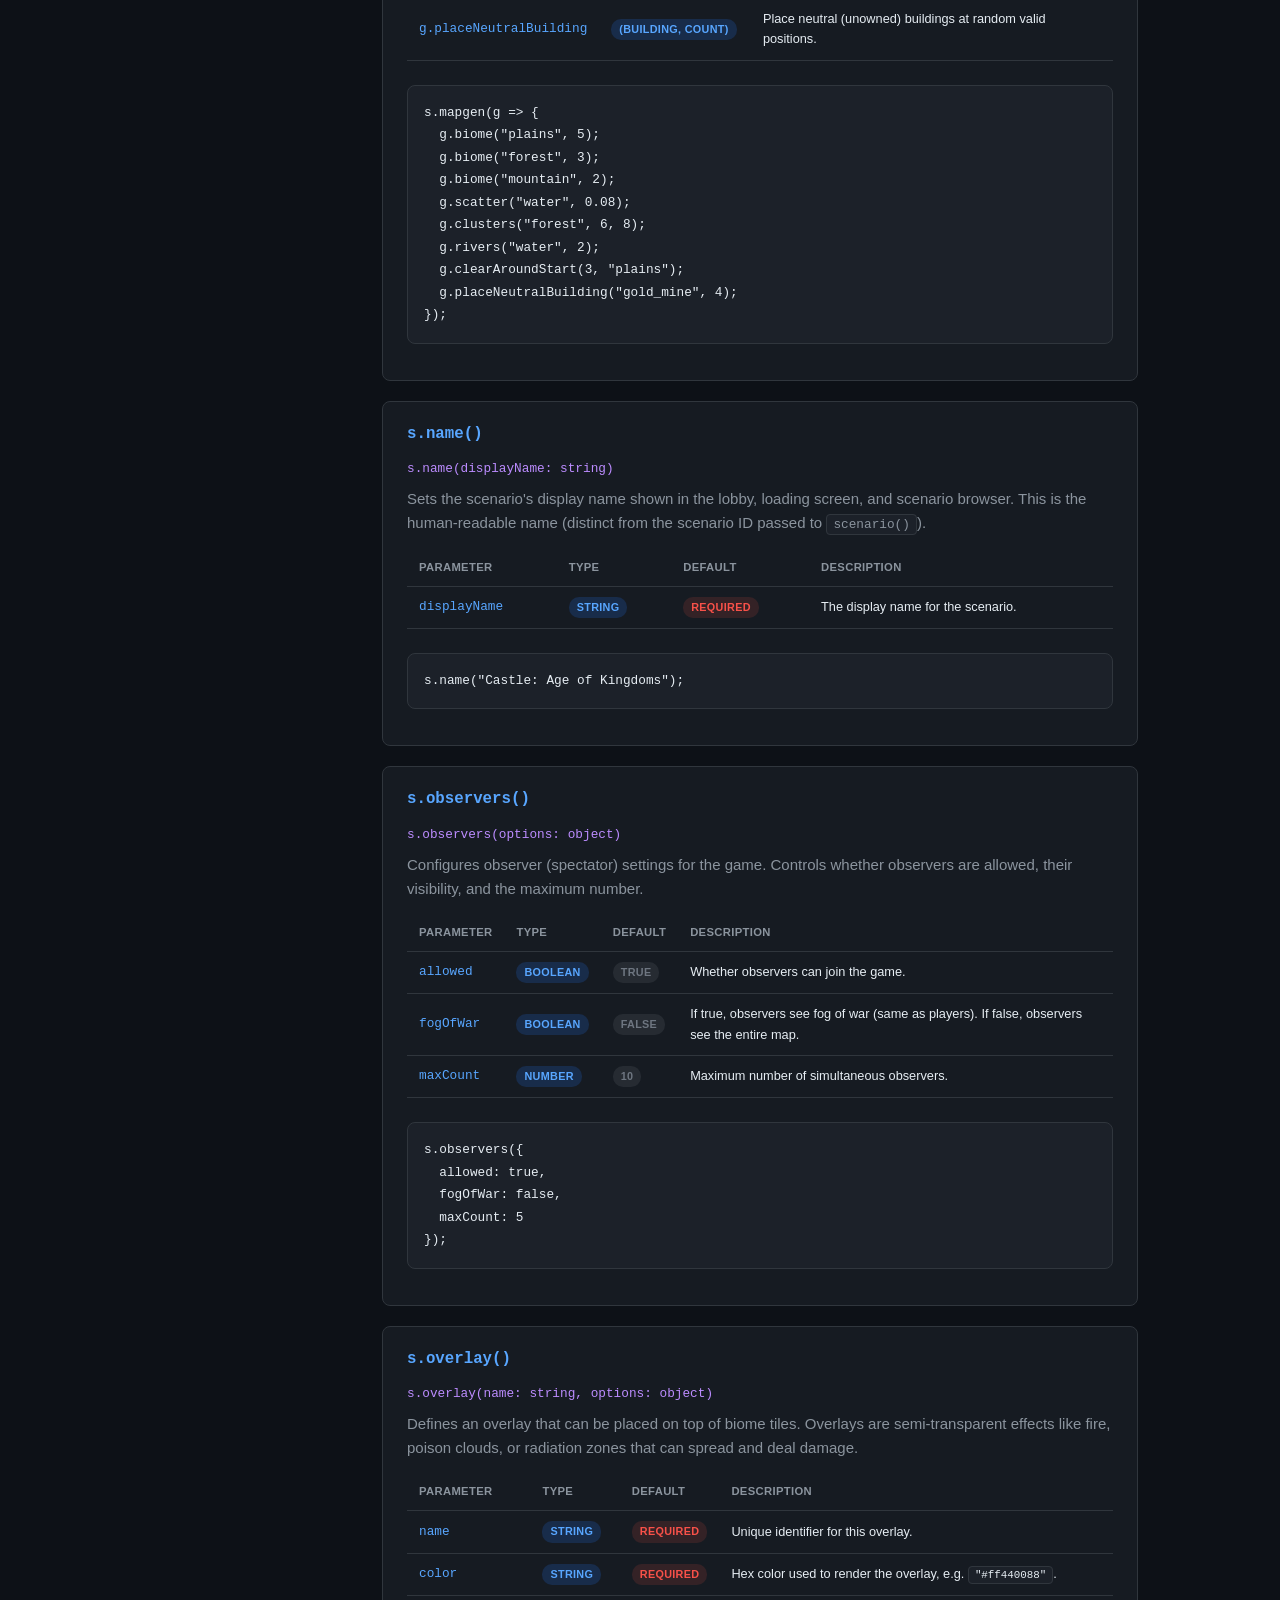
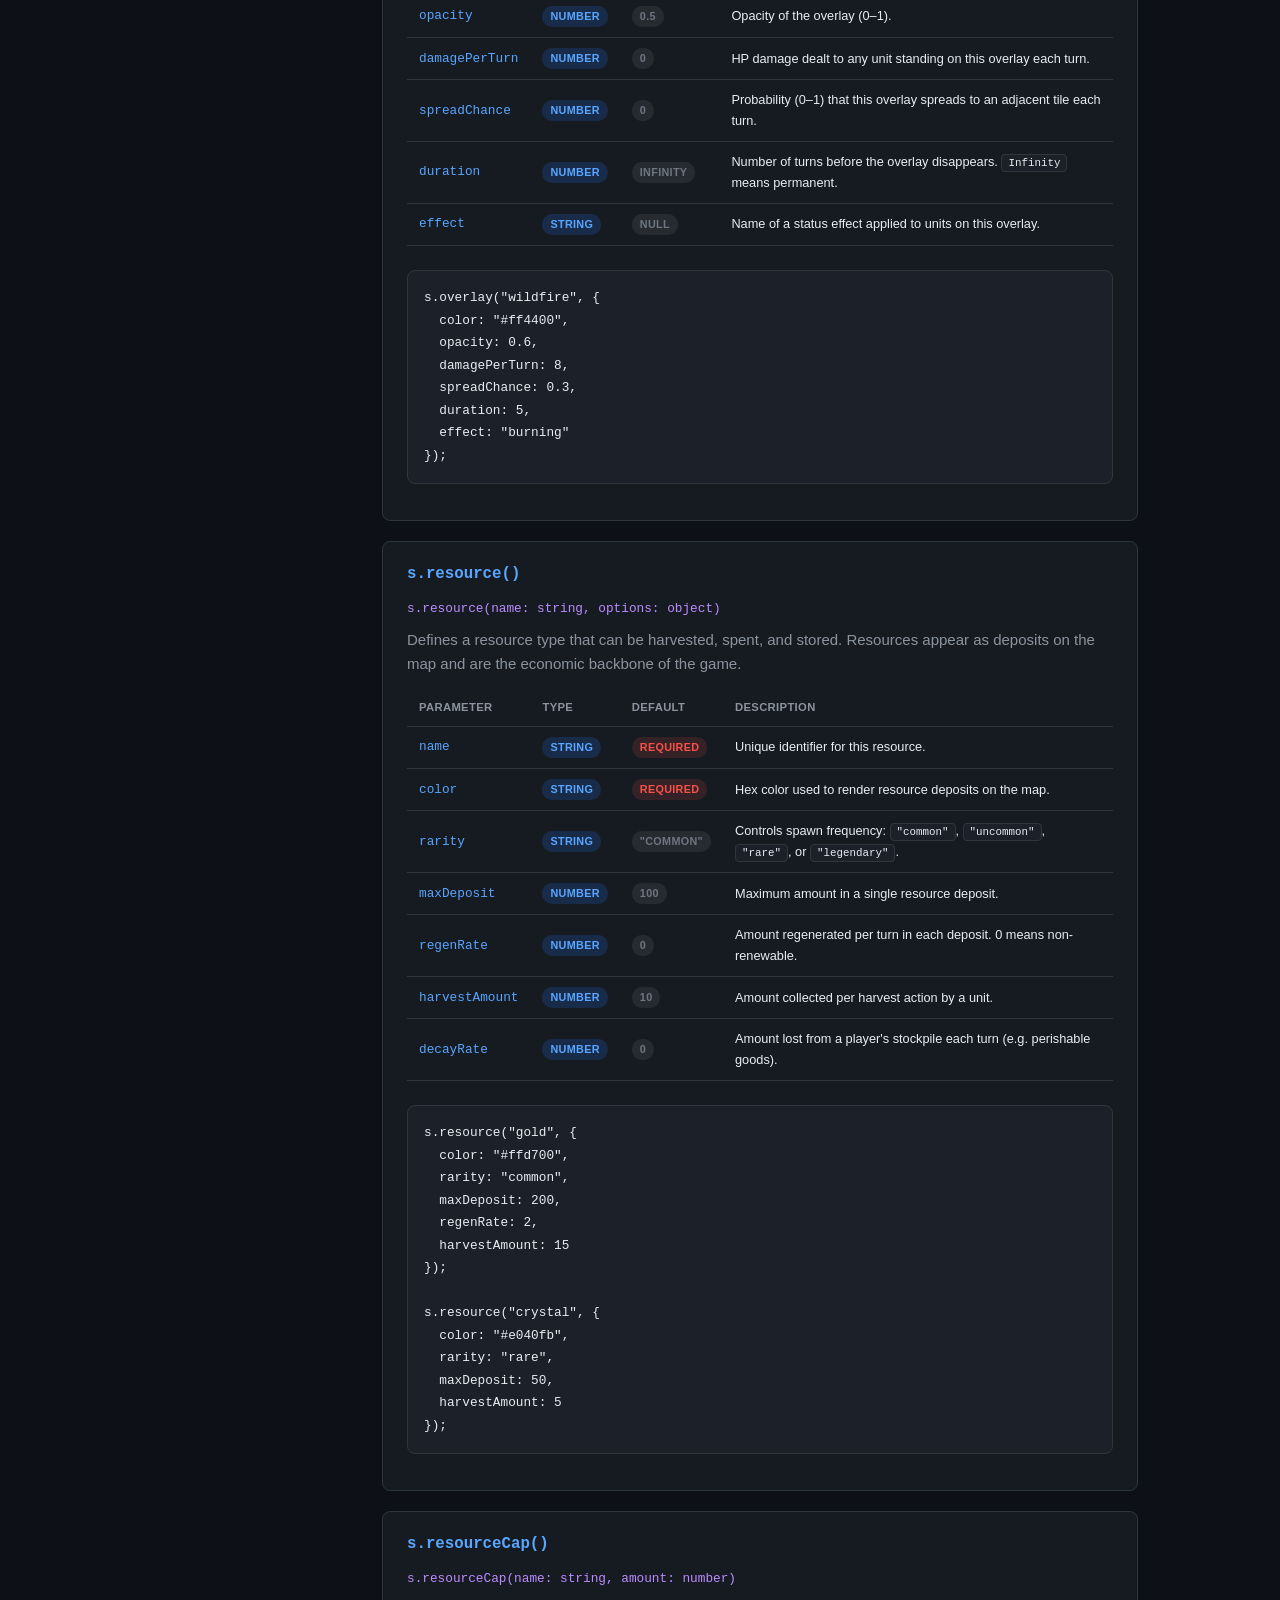
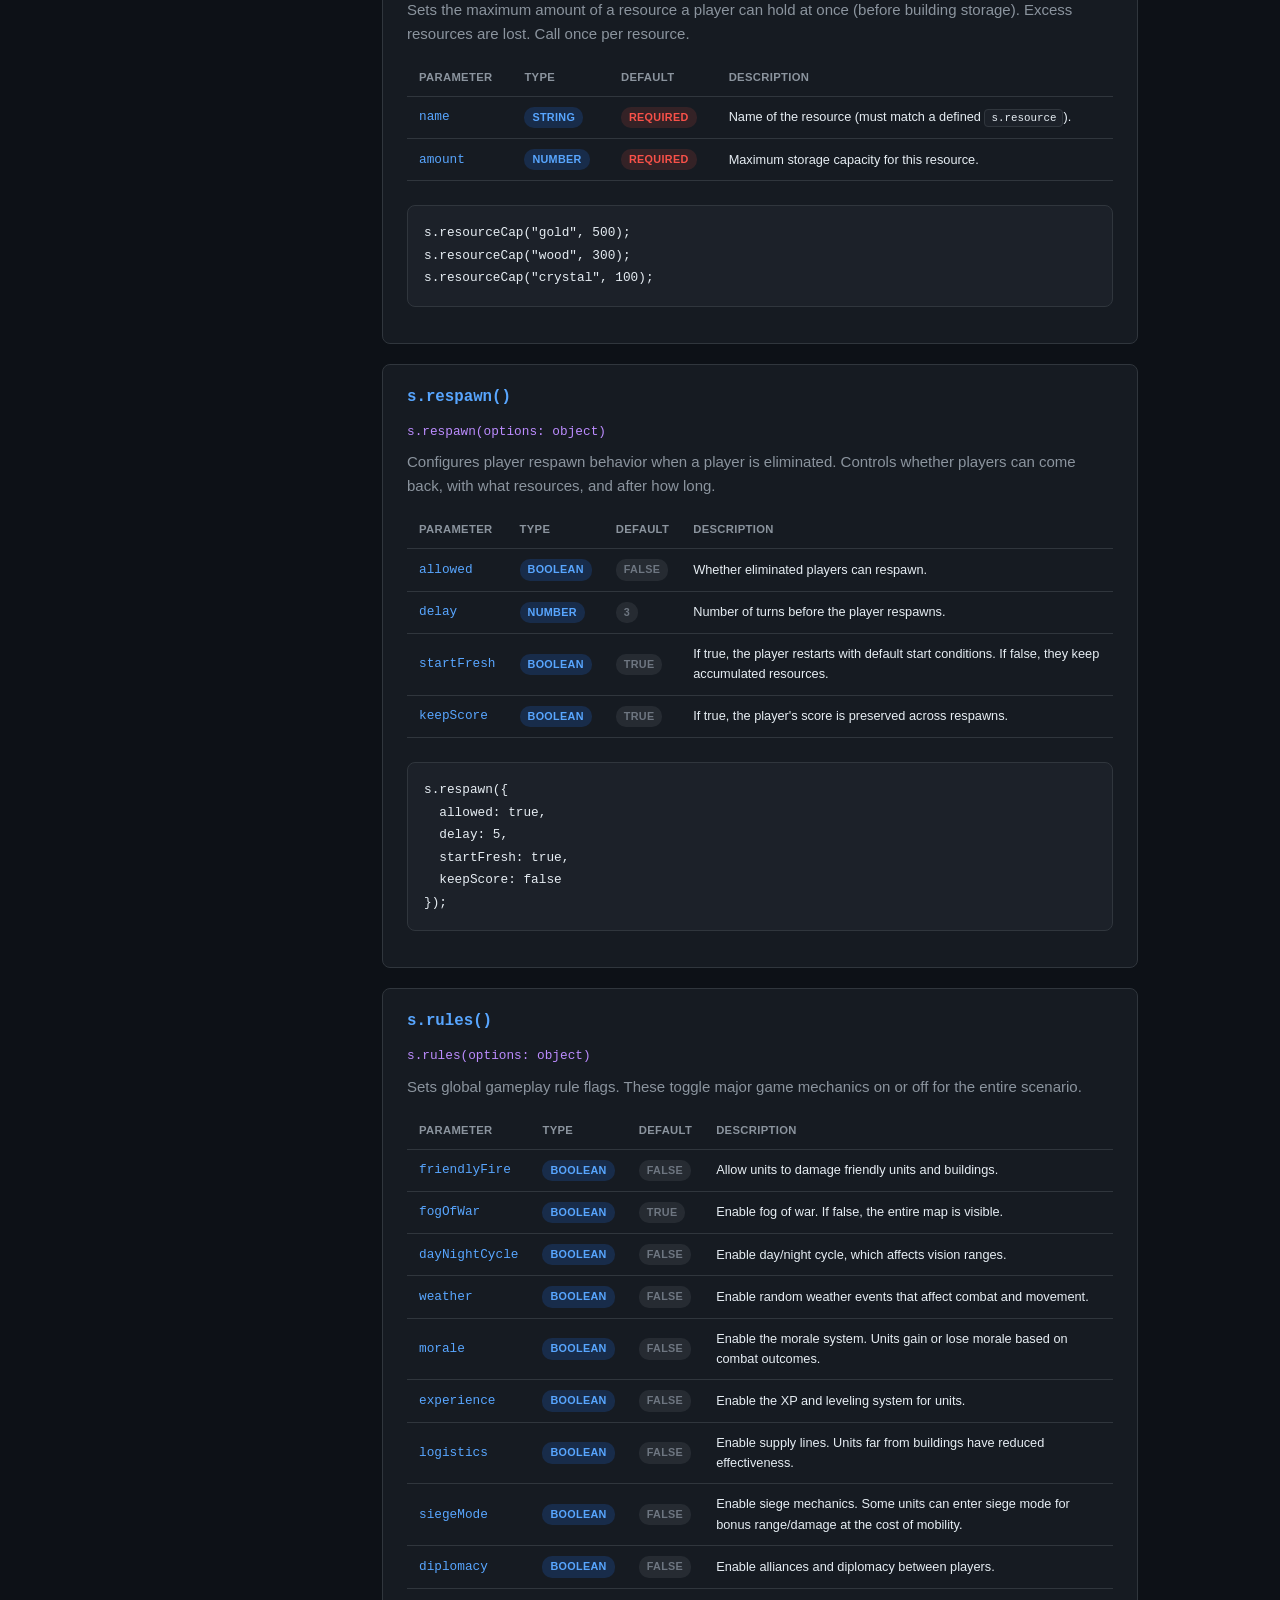
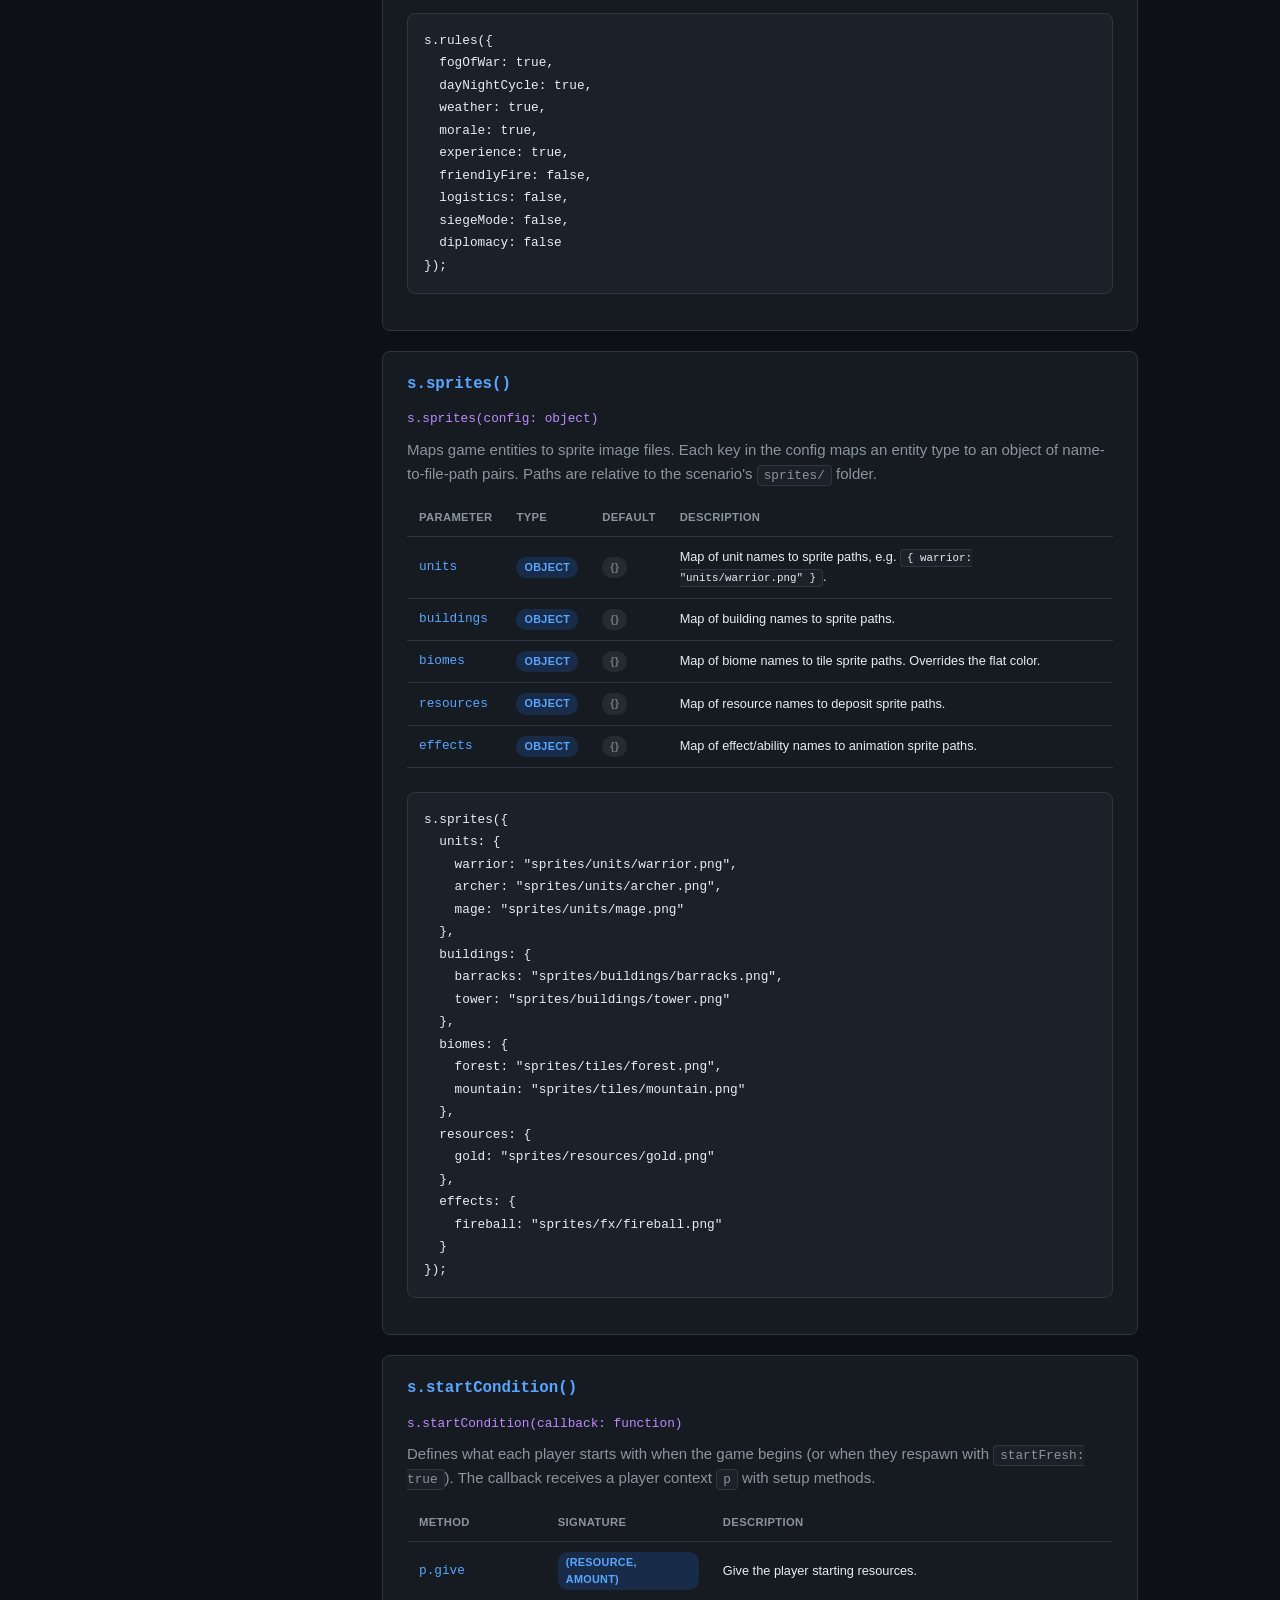
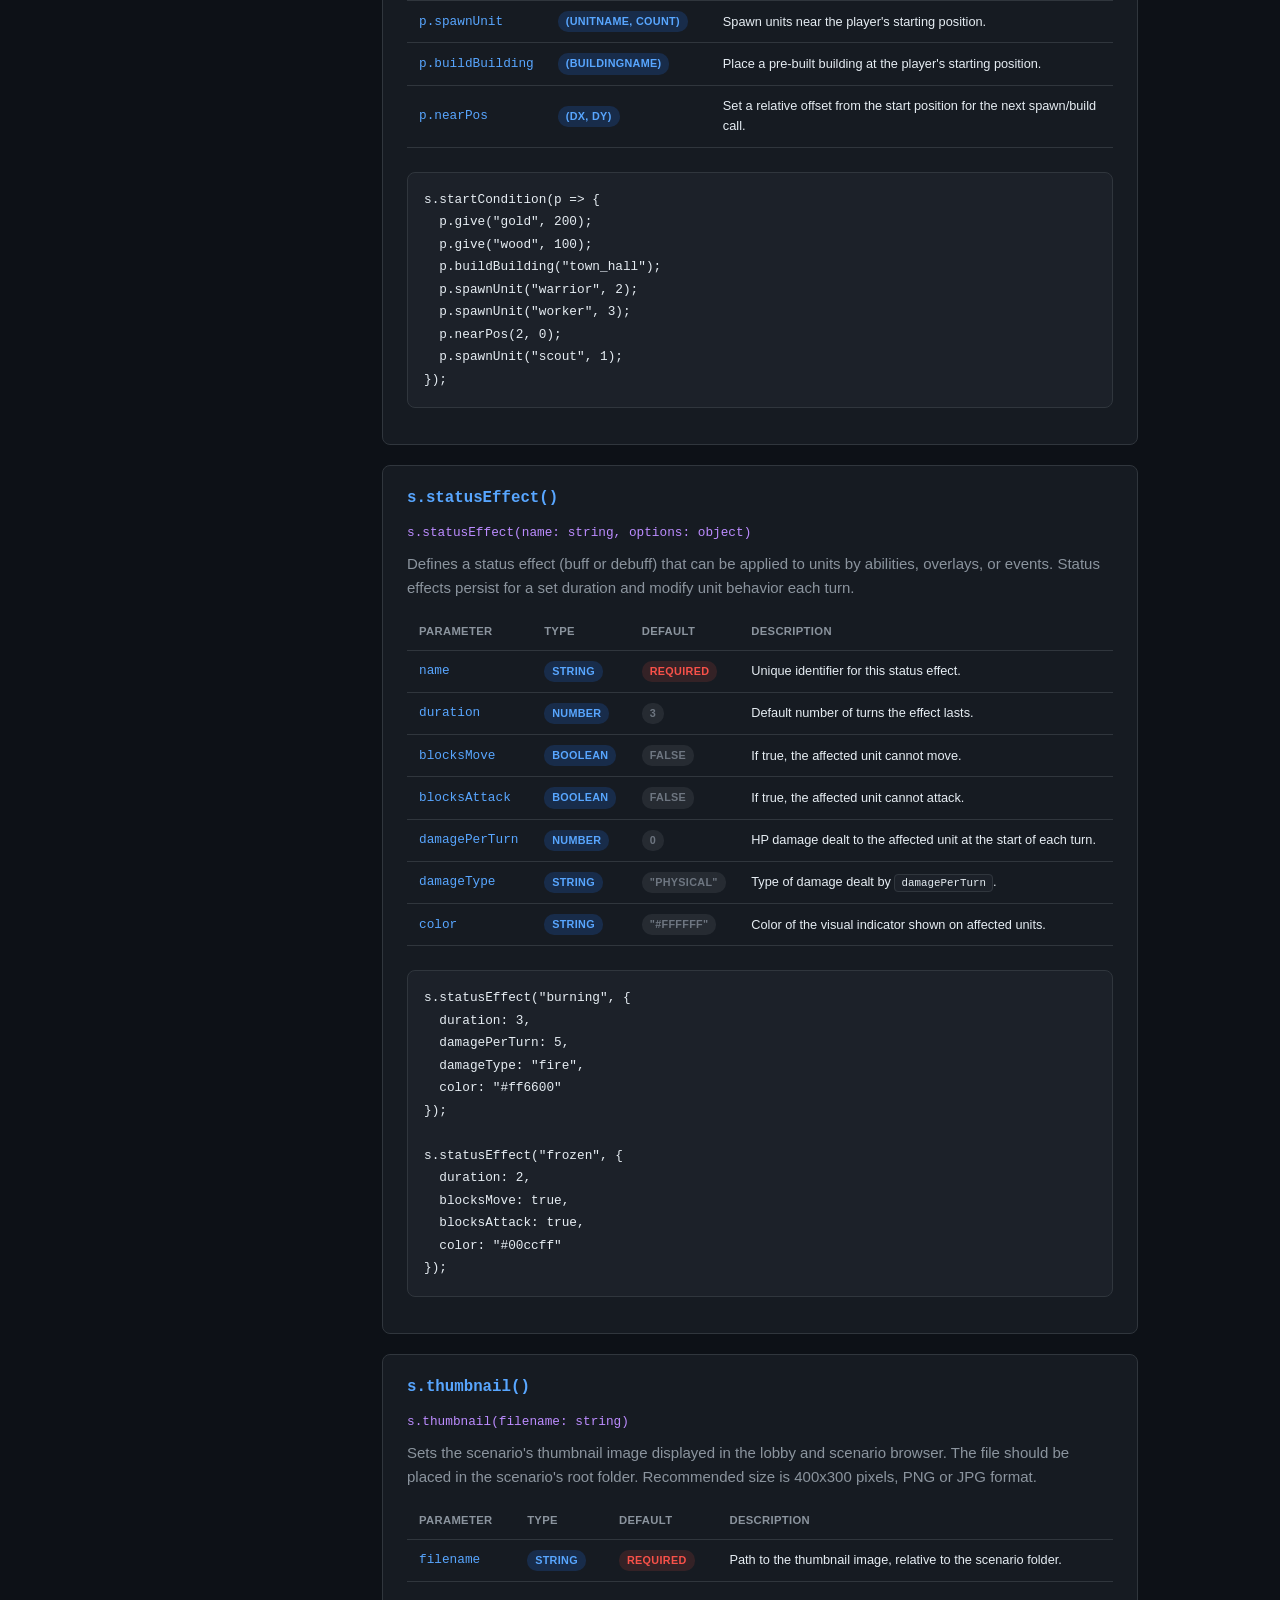
<file: docs/pages/dsl-reference.html>
<!DOCTYPE html>
<!--
  CodeHex Scenarios Documentation — DSL Reference
  Complete reference for every function in the scenario DSL.
-->
<html lang="en">
<head>
  <meta charset="UTF-8">
  <meta name="viewport" content="width=device-width, initial-scale=1.0">
  <title>DSL Reference — CodeHex Scenarios</title>
  <link rel="stylesheet" href="../style.css">
</head>
<body>
  <button class="menu-toggle" aria-label="Toggle menu">&#9776;</button>
  <div class="layout">
    <nav class="sidebar">
      <div class="sidebar-header">
        <h1>CodeHex</h1>
        <div class="subtitle">Scenarios Docs</div>
      </div>
      <div class="sidebar-nav">
        <a href="../index.html">Home</a>
        <a href="quickstart.html">Quick Start</a>
        <div class="section-label">Reference</div>
        <a href="dsl-reference.html" class="active">DSL Reference</a>
        <div class="section-label">Guides</div>
        <a href="biomes.html">Biomes</a>
        <a href="units.html">Units</a>
        <a href="buildings.html">Buildings</a>
        <a href="abilities.html">Abilities</a>
        <a href="events.html">Events</a>
        <a href="mapgen.html">Map Generation</a>
        <div class="section-label">Assets</div>
        <a href="sprites.html">Sprites</a>
        <a href="audio.html">Audio</a>
        <div class="section-label">Learn</div>
        <a href="examples.html">Examples</a>
      </div>
    </nav>

    <!-- Right-side Table of Contents -->
    <div class="toc">
      <div class="toc-title">On This Page</div>
      <a href="#s-ability">s.ability</a>
      <a href="#s-audio">s.audio</a>
      <a href="#s-aura">s.aura</a>
      <a href="#s-biome">s.biome</a>
      <a href="#s-building">s.building</a>
      <a href="#s-description">s.description</a>
      <a href="#s-event">s.event</a>
      <a href="#s-mapgen">s.mapgen</a>
      <a href="#s-name">s.name</a>
      <a href="#s-observers">s.observers</a>
      <a href="#s-overlay">s.overlay</a>
      <a href="#s-resource">s.resource</a>
      <a href="#s-resourceCap">s.resourceCap</a>
      <a href="#s-respawn">s.respawn</a>
      <a href="#s-rules">s.rules</a>
      <a href="#s-sprites">s.sprites</a>
      <a href="#s-startCondition">s.startCondition</a>
      <a href="#s-statusEffect">s.statusEffect</a>
      <a href="#s-thumbnail">s.thumbnail</a>
      <a href="#s-uiTheme">s.uiTheme</a>
      <a href="#s-unit">s.unit</a>
      <a href="#s-version">s.version</a>
      <a href="#s-victoryCondition">s.victoryCondition</a>
    </div>

    <main class="main">
      <div class="content">
        <h1>DSL Reference</h1>
        <p class="lead">Complete reference for every function available inside <code>scenario("id", s =&gt; { ... })</code>. All functions are called on the scenario builder object <code>s</code>.</p>

        <input type="text" class="search-box" placeholder="Search functions...">

        <div class="callout callout-info">
          <strong>Tip</strong>
          Use the search box above to filter functions by name, parameter, or keyword. The table of contents on the right links to each entry.
        </div>

        <!-- ================================================================== -->
        <!--  s.ability                                                         -->
        <!-- ================================================================== -->
        <div class="dsl-entry" id="s-ability">
          <h3>s.ability()</h3>
          <div class="signature">s.ability(name: string, options: object)</div>
          <div class="description">
            Defines a special ability that can be assigned to units. Abilities have cooldowns, costs, and can deal damage, heal, or apply status effects in an area.
          </div>
          <table class="param-table">
            <thead><tr><th>Parameter</th><th>Type</th><th>Default</th><th>Description</th></tr></thead>
            <tbody>
              <tr><td>name</td><td><span class="badge badge-type">string</span></td><td><span class="badge badge-required">required</span></td><td>Unique identifier for this ability.</td></tr>
              <tr><td>cooldown</td><td><span class="badge badge-type">number</span></td><td><span class="badge badge-default">1</span></td><td>Number of turns before the ability can be used again.</td></tr>
              <tr><td>range</td><td><span class="badge badge-type">number</span></td><td><span class="badge badge-default">1</span></td><td>How many hexes away the ability can reach.</td></tr>
              <tr><td>damage</td><td><span class="badge badge-type">number</span></td><td><span class="badge badge-default">0</span></td><td>Base damage dealt to the target.</td></tr>
              <tr><td>damageMulti</td><td><span class="badge badge-type">number</span></td><td><span class="badge badge-default">1.0</span></td><td>Multiplier applied to the base damage.</td></tr>
              <tr><td>aoeRadius</td><td><span class="badge badge-type">number</span></td><td><span class="badge badge-default">0</span></td><td>Radius of the area-of-effect in hexes. 0 means single-target.</td></tr>
              <tr><td>cost</td><td><span class="badge badge-type">object</span></td><td><span class="badge badge-default">{}</span></td><td>Resource cost to activate, e.g. <code>{ mana: 20 }</code>.</td></tr>
              <tr><td>damageType</td><td><span class="badge badge-type">string</span></td><td><span class="badge badge-default">"physical"</span></td><td>Type of damage: <code>"physical"</code>, <code>"magic"</code>, <code>"fire"</code>, <code>"poison"</code>, etc.</td></tr>
              <tr><td>effect</td><td><span class="badge badge-type">string</span></td><td><span class="badge badge-default">null</span></td><td>Name of a status effect to apply on hit (must match a defined <code>s.statusEffect</code>).</td></tr>
              <tr><td>effectDuration</td><td><span class="badge badge-type">number</span></td><td><span class="badge badge-default">1</span></td><td>Number of turns the applied status effect lasts.</td></tr>
              <tr><td>targetsCount</td><td><span class="badge badge-type">number</span></td><td><span class="badge badge-default">1</span></td><td>Maximum number of targets the ability can hit (within AOE).</td></tr>
              <tr><td>targetType</td><td><span class="badge badge-type">string</span></td><td><span class="badge badge-default">"enemy"</span></td><td>Who can be targeted: <code>"enemy"</code>, <code>"friendly"</code>, <code>"all"</code>, <code>"self"</code>.</td></tr>
              <tr><td>healAmount</td><td><span class="badge badge-type">number</span></td><td><span class="badge badge-default">0</span></td><td>HP restored to the target. Used for healing abilities.</td></tr>
            </tbody>
          </table>
          <pre><code>s.ability("fireball", {
  cooldown: 3,
  range: 4,
  damage: 25,
  damageType: "fire",
  aoeRadius: 2,
  cost: { mana: 30 },
  effect: "burning",
  effectDuration: 2,
  targetsCount: 5,
  targetType: "enemy"
});</code></pre>
        </div>

        <!-- ================================================================== -->
        <!--  s.audio                                                           -->
        <!-- ================================================================== -->
        <div class="dsl-entry" id="s-audio">
          <h3>s.audio()</h3>
          <div class="signature">s.audio(config: object)</div>
          <div class="description">
            Configures the scenario's music playlist and sound effects. Music tracks loop in order; sounds are triggered by game events.
          </div>
          <table class="param-table">
            <thead><tr><th>Parameter</th><th>Type</th><th>Default</th><th>Description</th></tr></thead>
            <tbody>
              <tr><td>music</td><td><span class="badge badge-type">string[]</span></td><td><span class="badge badge-default">[]</span></td><td>Array of music file paths relative to the scenario's <code>audio/</code> folder.</td></tr>
              <tr><td>sounds</td><td><span class="badge badge-type">object</span></td><td><span class="badge badge-default">{}</span></td><td>Map of event names to sound file paths, e.g. <code>{ attack: "sfx/hit.ogg" }</code>.</td></tr>
            </tbody>
          </table>
          <pre><code>s.audio({
  music: [
    "audio/theme_main.ogg",
    "audio/theme_battle.ogg"
  ],
  sounds: {
    attack: "audio/sfx/sword.ogg",
    build: "audio/sfx/hammer.ogg",
    death: "audio/sfx/death.ogg",
    victory: "audio/sfx/fanfare.ogg"
  }
});</code></pre>
        </div>

        <!-- ================================================================== -->
        <!--  s.aura                                                            -->
        <!-- ================================================================== -->
        <div class="dsl-entry" id="s-aura">
          <h3>s.aura()</h3>
          <div class="signature">s.aura(name: string, options: object)</div>
          <div class="description">
            Defines a named aura that can be emitted by buildings or units. Auras apply passive effects to all friendly units within a radius each turn.
          </div>
          <table class="param-table">
            <thead><tr><th>Parameter</th><th>Type</th><th>Default</th><th>Description</th></tr></thead>
            <tbody>
              <tr><td>name</td><td><span class="badge badge-type">string</span></td><td><span class="badge badge-required">required</span></td><td>Unique identifier for this aura.</td></tr>
              <tr><td>effect</td><td><span class="badge badge-type">object</span></td><td><span class="badge badge-required">required</span></td><td>Stat modifiers applied to affected units, e.g. <code>{ attack: 3, defense: 2 }</code>.</td></tr>
              <tr><td>stackable</td><td><span class="badge badge-type">boolean</span></td><td><span class="badge badge-default">false</span></td><td>Whether multiple instances of this aura stack their effects.</td></tr>
            </tbody>
          </table>
          <pre><code>s.aura("rallying_cry", {
  effect: { attack: 5, defense: 2 },
  stackable: false
});</code></pre>
        </div>

        <!-- ================================================================== -->
        <!--  s.biome                                                           -->
        <!-- ================================================================== -->
        <div class="dsl-entry" id="s-biome">
          <h3>s.biome()</h3>
          <div class="signature">s.biome(name: string, options: object)</div>
          <div class="description">
            Defines a terrain type that tiles the hex map. Biomes affect movement, combat, vision, and resource harvesting. At least one biome must be defined for a valid scenario.
          </div>
          <table class="param-table">
            <thead><tr><th>Parameter</th><th>Type</th><th>Default</th><th>Description</th></tr></thead>
            <tbody>
              <tr><td>name</td><td><span class="badge badge-type">string</span></td><td><span class="badge badge-required">required</span></td><td>Unique identifier for this biome.</td></tr>
              <tr><td>color</td><td><span class="badge badge-type">string</span></td><td><span class="badge badge-required">required</span></td><td>Hex color used to render this biome on the map, e.g. <code>"#8db360"</code>.</td></tr>
              <tr><td>moveCost</td><td><span class="badge badge-type">number</span></td><td><span class="badge badge-default">1</span></td><td>Movement points required to enter this tile. Higher values slow units down.</td></tr>
              <tr><td>defenseBonus</td><td><span class="badge badge-type">number</span></td><td><span class="badge badge-default">0</span></td><td>Flat bonus added to a defending unit's defense stat on this tile.</td></tr>
              <tr><td>attackBonus</td><td><span class="badge badge-type">number</span></td><td><span class="badge badge-default">0</span></td><td>Flat bonus added to an attacking unit's attack stat on this tile.</td></tr>
              <tr><td>harvestBonus</td><td><span class="badge badge-type">number</span></td><td><span class="badge badge-default">0</span></td><td>Extra resources gained when harvesting on this tile.</td></tr>
              <tr><td>visionBonus</td><td><span class="badge badge-type">number</span></td><td><span class="badge badge-default">0</span></td><td>Extra vision range granted to units standing on this tile.</td></tr>
              <tr><td>visionPenalty</td><td><span class="badge badge-type">number</span></td><td><span class="badge badge-default">0</span></td><td>Reduction in vision range when looking <em>into</em> this tile (e.g. dense forest).</td></tr>
              <tr><td>damagePerTurn</td><td><span class="badge badge-type">number</span></td><td><span class="badge badge-default">0</span></td><td>HP lost by any unit standing on this tile at the start of each turn.</td></tr>
              <tr><td>impassable</td><td><span class="badge badge-type">boolean</span></td><td><span class="badge badge-default">false</span></td><td>If true, no unit can enter this tile (e.g. deep water, void).</td></tr>
              <tr><td>allowedUnits</td><td><span class="badge badge-type">string[]</span></td><td><span class="badge badge-default">null</span></td><td>If set, only the listed unit types may enter. <code>null</code> means all units allowed.</td></tr>
              <tr><td>spawnWeight</td><td><span class="badge badge-type">number</span></td><td><span class="badge badge-default">1</span></td><td>Relative probability weight used by the map generator when placing this biome.</td></tr>
            </tbody>
          </table>
          <pre><code>s.biome("forest", {
  color: "#2d5a27",
  moveCost: 2,
  defenseBonus: 3,
  visionPenalty: 1,
  harvestBonus: 1,
  spawnWeight: 3
});

s.biome("lava", {
  color: "#ff4500",
  moveCost: 3,
  damagePerTurn: 10,
  impassable: false,
  spawnWeight: 0.5
});</code></pre>
        </div>

        <!-- ================================================================== -->
        <!--  s.building                                                        -->
        <!-- ================================================================== -->
        <div class="dsl-entry" id="s-building">
          <h3>s.building()</h3>
          <div class="signature">s.building(name: string, options: object)</div>
          <div class="description">
            Defines a building that players can construct. Buildings can produce units, provide auras, store resources, auto-attack enemies, and be upgraded through levels.
          </div>
          <table class="param-table">
            <thead><tr><th>Parameter</th><th>Type</th><th>Default</th><th>Description</th></tr></thead>
            <tbody>
              <tr><td>name</td><td><span class="badge badge-type">string</span></td><td><span class="badge badge-required">required</span></td><td>Unique identifier for this building.</td></tr>
              <tr><td>hp</td><td><span class="badge badge-type">number</span></td><td><span class="badge badge-default">100</span></td><td>Maximum hit points of the building.</td></tr>
              <tr><td>defense</td><td><span class="badge badge-type">number</span></td><td><span class="badge badge-default">5</span></td><td>Flat damage reduction applied to incoming attacks.</td></tr>
              <tr><td>size</td><td><span class="badge badge-type">number</span></td><td><span class="badge badge-default">1</span></td><td>Number of hex tiles this building occupies.</td></tr>
              <tr><td>cost</td><td><span class="badge badge-type">object</span></td><td><span class="badge badge-required">required</span></td><td>Resource cost to construct, e.g. <code>{ gold: 100, wood: 50 }</code>.</td></tr>
              <tr><td>produces</td><td><span class="badge badge-type">string[]</span></td><td><span class="badge badge-default">[]</span></td><td>List of unit names this building can train.</td></tr>
              <tr><td>visionRange</td><td><span class="badge badge-type">number</span></td><td><span class="badge badge-default">3</span></td><td>How far the building reveals the fog of war.</td></tr>
              <tr><td>aura</td><td><span class="badge badge-type">string</span></td><td><span class="badge badge-default">null</span></td><td>Name of an aura this building emits (must match a defined <code>s.aura</code>).</td></tr>
              <tr><td>auraRadius</td><td><span class="badge badge-type">number</span></td><td><span class="badge badge-default">2</span></td><td>Radius in hexes for the building's aura.</td></tr>
              <tr><td>auraEffect</td><td><span class="badge badge-type">object</span></td><td><span class="badge badge-default">null</span></td><td>Inline aura effect object (alternative to referencing a named aura).</td></tr>
              <tr><td>storage</td><td><span class="badge badge-type">object</span></td><td><span class="badge badge-default">{}</span></td><td>Resource storage capacity, e.g. <code>{ gold: 500 }</code>. Increases the player's resource cap.</td></tr>
              <tr><td>maxLevel</td><td><span class="badge badge-type">number</span></td><td><span class="badge badge-default">1</span></td><td>Maximum upgrade level for this building.</td></tr>
              <tr><td>levels</td><td><span class="badge badge-type">object[]</span></td><td><span class="badge badge-default">[]</span></td><td>Array of per-level stat overrides, e.g. <code>[{ hp: 150, defense: 8 }]</code>.</td></tr>
              <tr><td>passiveHarvest</td><td><span class="badge badge-type">object</span></td><td><span class="badge badge-default">null</span></td><td>Resources generated each turn, e.g. <code>{ gold: 5 }</code>.</td></tr>
              <tr><td>mustBePlacedOn</td><td><span class="badge badge-type">string[]</span></td><td><span class="badge badge-default">null</span></td><td>Restrict placement to specific biomes, e.g. <code>["plains", "forest"]</code>.</td></tr>
              <tr><td>passable</td><td><span class="badge badge-type">boolean</span></td><td><span class="badge badge-default">false</span></td><td>If true, any unit can walk through this building's tile.</td></tr>
              <tr><td>ownTeamPassable</td><td><span class="badge badge-type">boolean</span></td><td><span class="badge badge-default">true</span></td><td>If true, the owning player's units can walk through this building.</td></tr>
              <tr><td>autoAttack</td><td><span class="badge badge-type">boolean</span></td><td><span class="badge badge-default">false</span></td><td>If true, the building automatically attacks nearby enemies each turn.</td></tr>
              <tr><td>attack</td><td><span class="badge badge-type">number</span></td><td><span class="badge badge-default">0</span></td><td>Base attack damage when <code>autoAttack</code> is enabled.</td></tr>
              <tr><td>range</td><td><span class="badge badge-type">number</span></td><td><span class="badge badge-default">2</span></td><td>Attack range in hexes when <code>autoAttack</code> is enabled.</td></tr>
              <tr><td>productionSpeedBonus</td><td><span class="badge badge-type">number</span></td><td><span class="badge badge-default">0</span></td><td>Flat reduction in production time for all units trained here.</td></tr>
            </tbody>
          </table>
          <pre><code>s.building("barracks", {
  hp: 200,
  defense: 10,
  cost: { gold: 120, wood: 60 },
  produces: ["warrior", "archer", "knight"],
  visionRange: 4,
  storage: { gold: 200 },
  maxLevel: 3,
  levels: [
    { hp: 250, defense: 12, productionSpeedBonus: 1 },
    { hp: 300, defense: 15, productionSpeedBonus: 2 }
  ],
  mustBePlacedOn: ["plains", "forest"]
});

s.building("watchtower", {
  hp: 80,
  defense: 5,
  cost: { gold: 60, wood: 40 },
  visionRange: 6,
  autoAttack: true,
  attack: 8,
  range: 3
});</code></pre>
        </div>

        <!-- ================================================================== -->
        <!--  s.description                                                     -->
        <!-- ================================================================== -->
        <div class="dsl-entry" id="s-description">
          <h3>s.description()</h3>
          <div class="signature">s.description(text: string)</div>
          <div class="description">
            Sets the scenario's description shown in the lobby and scenario browser. Supports plain text only. Keep it under 200 characters for best display.
          </div>
          <table class="param-table">
            <thead><tr><th>Parameter</th><th>Type</th><th>Default</th><th>Description</th></tr></thead>
            <tbody>
              <tr><td>text</td><td><span class="badge badge-type">string</span></td><td><span class="badge badge-required">required</span></td><td>The scenario description text.</td></tr>
            </tbody>
          </table>
          <pre><code>s.description("A medieval fantasy scenario with knights, castles, and dragons. Conquer the realm!");</code></pre>
        </div>

        <!-- ================================================================== -->
        <!--  s.event                                                           -->
        <!-- ================================================================== -->
        <div class="dsl-entry" id="s-event">
          <h3>s.event()</h3>
          <div class="signature">s.event(name: string, options: object)</div>
          <div class="description">
            Defines a random event that can trigger during gameplay. Events have a chance to fire each turn and can modify the game state through an effect callback. The callback receives an event context <code>e</code> with helper methods.
          </div>
          <table class="param-table">
            <thead><tr><th>Parameter</th><th>Type</th><th>Default</th><th>Description</th></tr></thead>
            <tbody>
              <tr><td>name</td><td><span class="badge badge-type">string</span></td><td><span class="badge badge-required">required</span></td><td>Unique identifier for this event.</td></tr>
              <tr><td>chance</td><td><span class="badge badge-type">number</span></td><td><span class="badge badge-default">0.1</span></td><td>Probability (0&ndash;1) that this event triggers each turn.</td></tr>
              <tr><td>minStep</td><td><span class="badge badge-type">number</span></td><td><span class="badge badge-default">1</span></td><td>Earliest turn number on which this event can trigger.</td></tr>
              <tr><td>maxPerGame</td><td><span class="badge badge-type">number</span></td><td><span class="badge badge-default">Infinity</span></td><td>Maximum number of times this event can fire in a single game.</td></tr>
              <tr><td>message</td><td><span class="badge badge-type">string</span></td><td><span class="badge badge-default">""</span></td><td>Text displayed to all players when the event fires.</td></tr>
              <tr><td>effect</td><td><span class="badge badge-type">function</span></td><td><span class="badge badge-required">required</span></td><td>Callback <code>(e) =&gt; { ... }</code> that modifies game state. See below for <code>e.*</code> methods.</td></tr>
            </tbody>
          </table>
          <h4>Event context methods (<code>e.*</code>)</h4>
          <table class="param-table">
            <thead><tr><th>Method</th><th>Description</th></tr></thead>
            <tbody>
              <tr><td>e.damageAll(amount)</td><td>Deal damage to every unit on the map.</td></tr>
              <tr><td>e.healAll(amount)</td><td>Heal every unit on the map.</td></tr>
              <tr><td>e.giveAll(resource, amount)</td><td>Give resources to every player.</td></tr>
              <tr><td>e.takeAll(resource, amount)</td><td>Remove resources from every player.</td></tr>
              <tr><td>e.spawnNeutral(unitName, count)</td><td>Spawn neutral units at random positions.</td></tr>
              <tr><td>e.applyOverlay(overlayName, count)</td><td>Place overlay tiles at random positions.</td></tr>
              <tr><td>e.changeBiome(from, to, count)</td><td>Convert random tiles from one biome to another.</td></tr>
              <tr><td>e.buffAll(stat, amount, duration)</td><td>Temporarily boost a stat for all units.</td></tr>
            </tbody>
          </table>
          <pre><code>s.event("meteor_shower", {
  chance: 0.05,
  minStep: 10,
  maxPerGame: 3,
  message: "Meteors rain from the sky!",
  effect: e =&gt; {
    e.damageAll(15);
    e.changeBiome("plains", "lava", 5);
    e.spawnNeutral("fire_elemental", 2);
  }
});</code></pre>
        </div>

        <!-- ================================================================== -->
        <!--  s.mapgen                                                          -->
        <!-- ================================================================== -->
        <div class="dsl-entry" id="s-mapgen">
          <h3>s.mapgen()</h3>
          <div class="signature">s.mapgen(callback: function)</div>
          <div class="description">
            Configures procedural map generation. The callback receives a generator context <code>g</code> with methods to control biome placement, terrain features, and starting positions.
          </div>
          <table class="param-table">
            <thead><tr><th>Method</th><th>Signature</th><th>Description</th></tr></thead>
            <tbody>
              <tr><td>g.biome</td><td><span class="badge badge-type">(name, weight)</span></td><td>Override the biome's spawn weight for map generation.</td></tr>
              <tr><td>g.scatter</td><td><span class="badge badge-type">(biome, density)</span></td><td>Scatter individual tiles of a biome randomly. Density is 0&ndash;1.</td></tr>
              <tr><td>g.clusters</td><td><span class="badge badge-type">(biome, count, size)</span></td><td>Place clustered groups of a biome. Size is average tiles per cluster.</td></tr>
              <tr><td>g.rivers</td><td><span class="badge badge-type">(biome, count)</span></td><td>Generate meandering river lines using the given biome.</td></tr>
              <tr><td>g.clearAroundStart</td><td><span class="badge badge-type">(radius, biome)</span></td><td>Replace tiles around each player's start position with the given biome.</td></tr>
              <tr><td>g.placeNeutralBuilding</td><td><span class="badge badge-type">(building, count)</span></td><td>Place neutral (unowned) buildings at random valid positions.</td></tr>
            </tbody>
          </table>
          <pre><code>s.mapgen(g =&gt; {
  g.biome("plains", 5);
  g.biome("forest", 3);
  g.biome("mountain", 2);
  g.scatter("water", 0.08);
  g.clusters("forest", 6, 8);
  g.rivers("water", 2);
  g.clearAroundStart(3, "plains");
  g.placeNeutralBuilding("gold_mine", 4);
});</code></pre>
        </div>

        <!-- ================================================================== -->
        <!--  s.name                                                            -->
        <!-- ================================================================== -->
        <div class="dsl-entry" id="s-name">
          <h3>s.name()</h3>
          <div class="signature">s.name(displayName: string)</div>
          <div class="description">
            Sets the scenario's display name shown in the lobby, loading screen, and scenario browser. This is the human-readable name (distinct from the scenario ID passed to <code>scenario()</code>).
          </div>
          <table class="param-table">
            <thead><tr><th>Parameter</th><th>Type</th><th>Default</th><th>Description</th></tr></thead>
            <tbody>
              <tr><td>displayName</td><td><span class="badge badge-type">string</span></td><td><span class="badge badge-required">required</span></td><td>The display name for the scenario.</td></tr>
            </tbody>
          </table>
          <pre><code>s.name("Castle: Age of Kingdoms");</code></pre>
        </div>

        <!-- ================================================================== -->
        <!--  s.observers                                                       -->
        <!-- ================================================================== -->
        <div class="dsl-entry" id="s-observers">
          <h3>s.observers()</h3>
          <div class="signature">s.observers(options: object)</div>
          <div class="description">
            Configures observer (spectator) settings for the game. Controls whether observers are allowed, their visibility, and the maximum number.
          </div>
          <table class="param-table">
            <thead><tr><th>Parameter</th><th>Type</th><th>Default</th><th>Description</th></tr></thead>
            <tbody>
              <tr><td>allowed</td><td><span class="badge badge-type">boolean</span></td><td><span class="badge badge-default">true</span></td><td>Whether observers can join the game.</td></tr>
              <tr><td>fogOfWar</td><td><span class="badge badge-type">boolean</span></td><td><span class="badge badge-default">false</span></td><td>If true, observers see fog of war (same as players). If false, observers see the entire map.</td></tr>
              <tr><td>maxCount</td><td><span class="badge badge-type">number</span></td><td><span class="badge badge-default">10</span></td><td>Maximum number of simultaneous observers.</td></tr>
            </tbody>
          </table>
          <pre><code>s.observers({
  allowed: true,
  fogOfWar: false,
  maxCount: 5
});</code></pre>
        </div>

        <!-- ================================================================== -->
        <!--  s.overlay                                                         -->
        <!-- ================================================================== -->
        <div class="dsl-entry" id="s-overlay">
          <h3>s.overlay()</h3>
          <div class="signature">s.overlay(name: string, options: object)</div>
          <div class="description">
            Defines an overlay that can be placed on top of biome tiles. Overlays are semi-transparent effects like fire, poison clouds, or radiation zones that can spread and deal damage.
          </div>
          <table class="param-table">
            <thead><tr><th>Parameter</th><th>Type</th><th>Default</th><th>Description</th></tr></thead>
            <tbody>
              <tr><td>name</td><td><span class="badge badge-type">string</span></td><td><span class="badge badge-required">required</span></td><td>Unique identifier for this overlay.</td></tr>
              <tr><td>color</td><td><span class="badge badge-type">string</span></td><td><span class="badge badge-required">required</span></td><td>Hex color used to render the overlay, e.g. <code>"#ff440088"</code>.</td></tr>
              <tr><td>opacity</td><td><span class="badge badge-type">number</span></td><td><span class="badge badge-default">0.5</span></td><td>Opacity of the overlay (0&ndash;1).</td></tr>
              <tr><td>damagePerTurn</td><td><span class="badge badge-type">number</span></td><td><span class="badge badge-default">0</span></td><td>HP damage dealt to any unit standing on this overlay each turn.</td></tr>
              <tr><td>spreadChance</td><td><span class="badge badge-type">number</span></td><td><span class="badge badge-default">0</span></td><td>Probability (0&ndash;1) that this overlay spreads to an adjacent tile each turn.</td></tr>
              <tr><td>duration</td><td><span class="badge badge-type">number</span></td><td><span class="badge badge-default">Infinity</span></td><td>Number of turns before the overlay disappears. <code>Infinity</code> means permanent.</td></tr>
              <tr><td>effect</td><td><span class="badge badge-type">string</span></td><td><span class="badge badge-default">null</span></td><td>Name of a status effect applied to units on this overlay.</td></tr>
            </tbody>
          </table>
          <pre><code>s.overlay("wildfire", {
  color: "#ff4400",
  opacity: 0.6,
  damagePerTurn: 8,
  spreadChance: 0.3,
  duration: 5,
  effect: "burning"
});</code></pre>
        </div>

        <!-- ================================================================== -->
        <!--  s.resource                                                        -->
        <!-- ================================================================== -->
        <div class="dsl-entry" id="s-resource">
          <h3>s.resource()</h3>
          <div class="signature">s.resource(name: string, options: object)</div>
          <div class="description">
            Defines a resource type that can be harvested, spent, and stored. Resources appear as deposits on the map and are the economic backbone of the game.
          </div>
          <table class="param-table">
            <thead><tr><th>Parameter</th><th>Type</th><th>Default</th><th>Description</th></tr></thead>
            <tbody>
              <tr><td>name</td><td><span class="badge badge-type">string</span></td><td><span class="badge badge-required">required</span></td><td>Unique identifier for this resource.</td></tr>
              <tr><td>color</td><td><span class="badge badge-type">string</span></td><td><span class="badge badge-required">required</span></td><td>Hex color used to render resource deposits on the map.</td></tr>
              <tr><td>rarity</td><td><span class="badge badge-type">string</span></td><td><span class="badge badge-default">"common"</span></td><td>Controls spawn frequency: <code>"common"</code>, <code>"uncommon"</code>, <code>"rare"</code>, or <code>"legendary"</code>.</td></tr>
              <tr><td>maxDeposit</td><td><span class="badge badge-type">number</span></td><td><span class="badge badge-default">100</span></td><td>Maximum amount in a single resource deposit.</td></tr>
              <tr><td>regenRate</td><td><span class="badge badge-type">number</span></td><td><span class="badge badge-default">0</span></td><td>Amount regenerated per turn in each deposit. 0 means non-renewable.</td></tr>
              <tr><td>harvestAmount</td><td><span class="badge badge-type">number</span></td><td><span class="badge badge-default">10</span></td><td>Amount collected per harvest action by a unit.</td></tr>
              <tr><td>decayRate</td><td><span class="badge badge-type">number</span></td><td><span class="badge badge-default">0</span></td><td>Amount lost from a player's stockpile each turn (e.g. perishable goods).</td></tr>
            </tbody>
          </table>
          <pre><code>s.resource("gold", {
  color: "#ffd700",
  rarity: "common",
  maxDeposit: 200,
  regenRate: 2,
  harvestAmount: 15
});

s.resource("crystal", {
  color: "#e040fb",
  rarity: "rare",
  maxDeposit: 50,
  harvestAmount: 5
});</code></pre>
        </div>

        <!-- ================================================================== -->
        <!--  s.resourceCap                                                     -->
        <!-- ================================================================== -->
        <div class="dsl-entry" id="s-resourceCap">
          <h3>s.resourceCap()</h3>
          <div class="signature">s.resourceCap(name: string, amount: number)</div>
          <div class="description">
            Sets the maximum amount of a resource a player can hold at once (before building storage). Excess resources are lost. Call once per resource.
          </div>
          <table class="param-table">
            <thead><tr><th>Parameter</th><th>Type</th><th>Default</th><th>Description</th></tr></thead>
            <tbody>
              <tr><td>name</td><td><span class="badge badge-type">string</span></td><td><span class="badge badge-required">required</span></td><td>Name of the resource (must match a defined <code>s.resource</code>).</td></tr>
              <tr><td>amount</td><td><span class="badge badge-type">number</span></td><td><span class="badge badge-required">required</span></td><td>Maximum storage capacity for this resource.</td></tr>
            </tbody>
          </table>
          <pre><code>s.resourceCap("gold", 500);
s.resourceCap("wood", 300);
s.resourceCap("crystal", 100);</code></pre>
        </div>

        <!-- ================================================================== -->
        <!--  s.respawn                                                         -->
        <!-- ================================================================== -->
        <div class="dsl-entry" id="s-respawn">
          <h3>s.respawn()</h3>
          <div class="signature">s.respawn(options: object)</div>
          <div class="description">
            Configures player respawn behavior when a player is eliminated. Controls whether players can come back, with what resources, and after how long.
          </div>
          <table class="param-table">
            <thead><tr><th>Parameter</th><th>Type</th><th>Default</th><th>Description</th></tr></thead>
            <tbody>
              <tr><td>allowed</td><td><span class="badge badge-type">boolean</span></td><td><span class="badge badge-default">false</span></td><td>Whether eliminated players can respawn.</td></tr>
              <tr><td>delay</td><td><span class="badge badge-type">number</span></td><td><span class="badge badge-default">3</span></td><td>Number of turns before the player respawns.</td></tr>
              <tr><td>startFresh</td><td><span class="badge badge-type">boolean</span></td><td><span class="badge badge-default">true</span></td><td>If true, the player restarts with default start conditions. If false, they keep accumulated resources.</td></tr>
              <tr><td>keepScore</td><td><span class="badge badge-type">boolean</span></td><td><span class="badge badge-default">true</span></td><td>If true, the player's score is preserved across respawns.</td></tr>
            </tbody>
          </table>
          <pre><code>s.respawn({
  allowed: true,
  delay: 5,
  startFresh: true,
  keepScore: false
});</code></pre>
        </div>

        <!-- ================================================================== -->
        <!--  s.rules                                                           -->
        <!-- ================================================================== -->
        <div class="dsl-entry" id="s-rules">
          <h3>s.rules()</h3>
          <div class="signature">s.rules(options: object)</div>
          <div class="description">
            Sets global gameplay rule flags. These toggle major game mechanics on or off for the entire scenario.
          </div>
          <table class="param-table">
            <thead><tr><th>Parameter</th><th>Type</th><th>Default</th><th>Description</th></tr></thead>
            <tbody>
              <tr><td>friendlyFire</td><td><span class="badge badge-type">boolean</span></td><td><span class="badge badge-default">false</span></td><td>Allow units to damage friendly units and buildings.</td></tr>
              <tr><td>fogOfWar</td><td><span class="badge badge-type">boolean</span></td><td><span class="badge badge-default">true</span></td><td>Enable fog of war. If false, the entire map is visible.</td></tr>
              <tr><td>dayNightCycle</td><td><span class="badge badge-type">boolean</span></td><td><span class="badge badge-default">false</span></td><td>Enable day/night cycle, which affects vision ranges.</td></tr>
              <tr><td>weather</td><td><span class="badge badge-type">boolean</span></td><td><span class="badge badge-default">false</span></td><td>Enable random weather events that affect combat and movement.</td></tr>
              <tr><td>morale</td><td><span class="badge badge-type">boolean</span></td><td><span class="badge badge-default">false</span></td><td>Enable the morale system. Units gain or lose morale based on combat outcomes.</td></tr>
              <tr><td>experience</td><td><span class="badge badge-type">boolean</span></td><td><span class="badge badge-default">false</span></td><td>Enable the XP and leveling system for units.</td></tr>
              <tr><td>logistics</td><td><span class="badge badge-type">boolean</span></td><td><span class="badge badge-default">false</span></td><td>Enable supply lines. Units far from buildings have reduced effectiveness.</td></tr>
              <tr><td>siegeMode</td><td><span class="badge badge-type">boolean</span></td><td><span class="badge badge-default">false</span></td><td>Enable siege mechanics. Some units can enter siege mode for bonus range/damage at the cost of mobility.</td></tr>
              <tr><td>diplomacy</td><td><span class="badge badge-type">boolean</span></td><td><span class="badge badge-default">false</span></td><td>Enable alliances and diplomacy between players.</td></tr>
            </tbody>
          </table>
          <pre><code>s.rules({
  fogOfWar: true,
  dayNightCycle: true,
  weather: true,
  morale: true,
  experience: true,
  friendlyFire: false,
  logistics: false,
  siegeMode: false,
  diplomacy: false
});</code></pre>
        </div>

        <!-- ================================================================== -->
        <!--  s.sprites                                                         -->
        <!-- ================================================================== -->
        <div class="dsl-entry" id="s-sprites">
          <h3>s.sprites()</h3>
          <div class="signature">s.sprites(config: object)</div>
          <div class="description">
            Maps game entities to sprite image files. Each key in the config maps an entity type to an object of name-to-file-path pairs. Paths are relative to the scenario's <code>sprites/</code> folder.
          </div>
          <table class="param-table">
            <thead><tr><th>Parameter</th><th>Type</th><th>Default</th><th>Description</th></tr></thead>
            <tbody>
              <tr><td>units</td><td><span class="badge badge-type">object</span></td><td><span class="badge badge-default">{}</span></td><td>Map of unit names to sprite paths, e.g. <code>{ warrior: "units/warrior.png" }</code>.</td></tr>
              <tr><td>buildings</td><td><span class="badge badge-type">object</span></td><td><span class="badge badge-default">{}</span></td><td>Map of building names to sprite paths.</td></tr>
              <tr><td>biomes</td><td><span class="badge badge-type">object</span></td><td><span class="badge badge-default">{}</span></td><td>Map of biome names to tile sprite paths. Overrides the flat color.</td></tr>
              <tr><td>resources</td><td><span class="badge badge-type">object</span></td><td><span class="badge badge-default">{}</span></td><td>Map of resource names to deposit sprite paths.</td></tr>
              <tr><td>effects</td><td><span class="badge badge-type">object</span></td><td><span class="badge badge-default">{}</span></td><td>Map of effect/ability names to animation sprite paths.</td></tr>
            </tbody>
          </table>
          <pre><code>s.sprites({
  units: {
    warrior: "sprites/units/warrior.png",
    archer: "sprites/units/archer.png",
    mage: "sprites/units/mage.png"
  },
  buildings: {
    barracks: "sprites/buildings/barracks.png",
    tower: "sprites/buildings/tower.png"
  },
  biomes: {
    forest: "sprites/tiles/forest.png",
    mountain: "sprites/tiles/mountain.png"
  },
  resources: {
    gold: "sprites/resources/gold.png"
  },
  effects: {
    fireball: "sprites/fx/fireball.png"
  }
});</code></pre>
        </div>

        <!-- ================================================================== -->
        <!--  s.startCondition                                                  -->
        <!-- ================================================================== -->
        <div class="dsl-entry" id="s-startCondition">
          <h3>s.startCondition()</h3>
          <div class="signature">s.startCondition(callback: function)</div>
          <div class="description">
            Defines what each player starts with when the game begins (or when they respawn with <code>startFresh: true</code>). The callback receives a player context <code>p</code> with setup methods.
          </div>
          <table class="param-table">
            <thead><tr><th>Method</th><th>Signature</th><th>Description</th></tr></thead>
            <tbody>
              <tr><td>p.give</td><td><span class="badge badge-type">(resource, amount)</span></td><td>Give the player starting resources.</td></tr>
              <tr><td>p.spawnUnit</td><td><span class="badge badge-type">(unitName, count)</span></td><td>Spawn units near the player's starting position.</td></tr>
              <tr><td>p.buildBuilding</td><td><span class="badge badge-type">(buildingName)</span></td><td>Place a pre-built building at the player's starting position.</td></tr>
              <tr><td>p.nearPos</td><td><span class="badge badge-type">(dx, dy)</span></td><td>Set a relative offset from the start position for the next spawn/build call.</td></tr>
            </tbody>
          </table>
          <pre><code>s.startCondition(p =&gt; {
  p.give("gold", 200);
  p.give("wood", 100);
  p.buildBuilding("town_hall");
  p.spawnUnit("warrior", 2);
  p.spawnUnit("worker", 3);
  p.nearPos(2, 0);
  p.spawnUnit("scout", 1);
});</code></pre>
        </div>

        <!-- ================================================================== -->
        <!--  s.statusEffect                                                    -->
        <!-- ================================================================== -->
        <div class="dsl-entry" id="s-statusEffect">
          <h3>s.statusEffect()</h3>
          <div class="signature">s.statusEffect(name: string, options: object)</div>
          <div class="description">
            Defines a status effect (buff or debuff) that can be applied to units by abilities, overlays, or events. Status effects persist for a set duration and modify unit behavior each turn.
          </div>
          <table class="param-table">
            <thead><tr><th>Parameter</th><th>Type</th><th>Default</th><th>Description</th></tr></thead>
            <tbody>
              <tr><td>name</td><td><span class="badge badge-type">string</span></td><td><span class="badge badge-required">required</span></td><td>Unique identifier for this status effect.</td></tr>
              <tr><td>duration</td><td><span class="badge badge-type">number</span></td><td><span class="badge badge-default">3</span></td><td>Default number of turns the effect lasts.</td></tr>
              <tr><td>blocksMove</td><td><span class="badge badge-type">boolean</span></td><td><span class="badge badge-default">false</span></td><td>If true, the affected unit cannot move.</td></tr>
              <tr><td>blocksAttack</td><td><span class="badge badge-type">boolean</span></td><td><span class="badge badge-default">false</span></td><td>If true, the affected unit cannot attack.</td></tr>
              <tr><td>damagePerTurn</td><td><span class="badge badge-type">number</span></td><td><span class="badge badge-default">0</span></td><td>HP damage dealt to the affected unit at the start of each turn.</td></tr>
              <tr><td>damageType</td><td><span class="badge badge-type">string</span></td><td><span class="badge badge-default">"physical"</span></td><td>Type of damage dealt by <code>damagePerTurn</code>.</td></tr>
              <tr><td>color</td><td><span class="badge badge-type">string</span></td><td><span class="badge badge-default">"#ffffff"</span></td><td>Color of the visual indicator shown on affected units.</td></tr>
            </tbody>
          </table>
          <pre><code>s.statusEffect("burning", {
  duration: 3,
  damagePerTurn: 5,
  damageType: "fire",
  color: "#ff6600"
});

s.statusEffect("frozen", {
  duration: 2,
  blocksMove: true,
  blocksAttack: true,
  color: "#00ccff"
});</code></pre>
        </div>

        <!-- ================================================================== -->
        <!--  s.thumbnail                                                       -->
        <!-- ================================================================== -->
        <div class="dsl-entry" id="s-thumbnail">
          <h3>s.thumbnail()</h3>
          <div class="signature">s.thumbnail(filename: string)</div>
          <div class="description">
            Sets the scenario's thumbnail image displayed in the lobby and scenario browser. The file should be placed in the scenario's root folder. Recommended size is 400x300 pixels, PNG or JPG format.
          </div>
          <table class="param-table">
            <thead><tr><th>Parameter</th><th>Type</th><th>Default</th><th>Description</th></tr></thead>
            <tbody>
              <tr><td>filename</td><td><span class="badge badge-type">string</span></td><td><span class="badge badge-required">required</span></td><td>Path to the thumbnail image, relative to the scenario folder.</td></tr>
            </tbody>
          </table>
          <pre><code>s.thumbnail("thumbnail.png");</code></pre>
        </div>

        <!-- ================================================================== -->
        <!--  s.uiTheme                                                         -->
        <!-- ================================================================== -->
        <div class="dsl-entry" id="s-uiTheme">
          <h3>s.uiTheme()</h3>
          <div class="signature">s.uiTheme(options: object)</div>
          <div class="description">
            Customizes the in-game UI appearance. Lets each scenario have a unique visual identity through colors, fonts, and fog styling.
          </div>
          <table class="param-table">
            <thead><tr><th>Parameter</th><th>Type</th><th>Default</th><th>Description</th></tr></thead>
            <tbody>
              <tr><td>font</td><td><span class="badge badge-type">string</span></td><td><span class="badge badge-default">"sans-serif"</span></td><td>CSS font family for the in-game UI.</td></tr>
              <tr><td>primaryColor</td><td><span class="badge badge-type">string</span></td><td><span class="badge badge-default">"#1a1a2e"</span></td><td>Main background color for UI panels.</td></tr>
              <tr><td>secondaryColor</td><td><span class="badge badge-type">string</span></td><td><span class="badge badge-default">"#16213e"</span></td><td>Secondary background color for nested panels.</td></tr>
              <tr><td>accentColor</td><td><span class="badge badge-type">string</span></td><td><span class="badge badge-default">"#e94560"</span></td><td>Accent color for buttons, highlights, and selected items.</td></tr>
              <tr><td>fogColor</td><td><span class="badge badge-type">string</span></td><td><span class="badge badge-default">"#000000"</span></td><td>Color of the fog of war overlay.</td></tr>
              <tr><td>fogOpacity</td><td><span class="badge badge-type">number</span></td><td><span class="badge badge-default">0.7</span></td><td>Opacity of the fog of war (0&ndash;1).</td></tr>
              <tr><td>fogEdge</td><td><span class="badge badge-type">string</span></td><td><span class="badge badge-default">"soft"</span></td><td>Fog edge style: <code>"soft"</code> (gradient) or <code>"hard"</code> (sharp cutoff).</td></tr>
              <tr><td>minimapBg</td><td><span class="badge badge-type">string</span></td><td><span class="badge badge-default">"#0a0a0a"</span></td><td>Background color of the minimap panel.</td></tr>
            </tbody>
          </table>
          <pre><code>s.uiTheme({
  font: "'MedievalSharp', serif",
  primaryColor: "#1a1a2e",
  secondaryColor: "#16213e",
  accentColor: "#c9a227",
  fogColor: "#1a0a2e",
  fogOpacity: 0.65,
  fogEdge: "soft",
  minimapBg: "#0d0d1a"
});</code></pre>
        </div>

        <!-- ================================================================== -->
        <!--  s.unit                                                            -->
        <!-- ================================================================== -->
        <div class="dsl-entry" id="s-unit">
          <h3>s.unit()</h3>
          <div class="signature">s.unit(name: string, options: object)</div>
          <div class="description">
            Defines a unit type that can be trained and controlled by players (or spawned as neutrals). Units are the primary agents on the map &mdash; they move, fight, harvest, and use abilities.
          </div>
          <table class="param-table">
            <thead><tr><th>Parameter</th><th>Type</th><th>Default</th><th>Description</th></tr></thead>
            <tbody>
              <tr><td>name</td><td><span class="badge badge-type">string</span></td><td><span class="badge badge-required">required</span></td><td>Unique identifier for this unit type.</td></tr>
              <tr><td>hp</td><td><span class="badge badge-type">number</span></td><td><span class="badge badge-default">50</span></td><td>Maximum hit points.</td></tr>
              <tr><td>attack</td><td><span class="badge badge-type">number</span></td><td><span class="badge badge-default">10</span></td><td>Base attack damage per hit.</td></tr>
              <tr><td>defense</td><td><span class="badge badge-type">number</span></td><td><span class="badge badge-default">5</span></td><td>Flat damage reduction from incoming attacks.</td></tr>
              <tr><td>range</td><td><span class="badge badge-type">number</span></td><td><span class="badge badge-default">1</span></td><td>Attack range in hexes. 1 = melee, 2+ = ranged.</td></tr>
              <tr><td>speed</td><td><span class="badge badge-type">number</span></td><td><span class="badge badge-default">3</span></td><td>Movement points per turn. Tiles cost <code>moveCost</code> points to enter.</td></tr>
              <tr><td>visionRange</td><td><span class="badge badge-type">number</span></td><td><span class="badge badge-default">4</span></td><td>How far the unit can see through fog of war, in hexes.</td></tr>
              <tr><td>cost</td><td><span class="badge badge-type">object</span></td><td><span class="badge badge-required">required</span></td><td>Resource cost to train, e.g. <code>{ gold: 50 }</code>.</td></tr>
              <tr><td>productionTime</td><td><span class="badge badge-type">number</span></td><td><span class="badge badge-default">1</span></td><td>Number of turns to train this unit at a building.</td></tr>
              <tr><td>color</td><td><span class="badge badge-type">string</span></td><td><span class="badge badge-default">"#ffffff"</span></td><td>Fallback color when no sprite is assigned.</td></tr>
              <tr><td>abilities</td><td><span class="badge badge-type">string[]</span></td><td><span class="badge badge-default">[]</span></td><td>List of ability names this unit can use (must match defined <code>s.ability</code> entries).</td></tr>
              <tr><td>carryCap</td><td><span class="badge badge-type">number</span></td><td><span class="badge badge-default">0</span></td><td>Maximum resources this unit can carry. 0 means it cannot harvest.</td></tr>
              <tr><td>upkeep</td><td><span class="badge badge-type">object</span></td><td><span class="badge badge-default">{}</span></td><td>Resources consumed each turn to maintain this unit, e.g. <code>{ gold: 2 }</code>. Unit is damaged if upkeep cannot be paid.</td></tr>
              <tr><td>neutral</td><td><span class="badge badge-type">boolean</span></td><td><span class="badge badge-default">false</span></td><td>If true, this unit type is hostile to all players (NPC / creep).</td></tr>
              <tr><td>spawnGroup</td><td><span class="badge badge-type">number</span></td><td><span class="badge badge-default">1</span></td><td>Number of units spawned together when a neutral spawn occurs.</td></tr>
              <tr><td>aoeRadius</td><td><span class="badge badge-type">number</span></td><td><span class="badge badge-default">0</span></td><td>If &gt; 0, basic attacks deal splash damage in this radius.</td></tr>
              <tr><td>immunities</td><td><span class="badge badge-type">string[]</span></td><td><span class="badge badge-default">[]</span></td><td>List of status effect names this unit is immune to.</td></tr>
              <tr><td>levels</td><td><span class="badge badge-type">object[]</span></td><td><span class="badge badge-default">[]</span></td><td>Per-level stat overrides, e.g. <code>[{ hp: 60, attack: 14 }, { hp: 75, attack: 18 }]</code>. Requires <code>rules.experience = true</code>.</td></tr>
              <tr><td>expPerKill</td><td><span class="badge badge-type">number</span></td><td><span class="badge badge-default">10</span></td><td>Experience points awarded for killing this unit type.</td></tr>
            </tbody>
          </table>
          <pre><code>s.unit("knight", {
  hp: 80,
  attack: 18,
  defense: 12,
  range: 1,
  speed: 3,
  visionRange: 4,
  cost: { gold: 80, iron: 20 },
  productionTime: 2,
  color: "#c0c0c0",
  abilities: ["charge"],
  carryCap: 0,
  immunities: ["fear"],
  levels: [
    { hp: 100, attack: 22, defense: 14 },
    { hp: 120, attack: 26, defense: 16 }
  ],
  expPerKill: 25
});

s.unit("worker", {
  hp: 30,
  attack: 3,
  defense: 2,
  speed: 4,
  cost: { gold: 20 },
  carryCap: 20,
  color: "#8b6914"
});</code></pre>
        </div>

        <!-- ================================================================== -->
        <!--  s.version                                                         -->
        <!-- ================================================================== -->
        <div class="dsl-entry" id="s-version">
          <h3>s.version()</h3>
          <div class="signature">s.version(semver: string)</div>
          <div class="description">
            Sets the scenario version string. Follows semver format. The server uses this to detect scenario updates and invalidate caches. Increment on every change.
          </div>
          <table class="param-table">
            <thead><tr><th>Parameter</th><th>Type</th><th>Default</th><th>Description</th></tr></thead>
            <tbody>
              <tr><td>semver</td><td><span class="badge badge-type">string</span></td><td><span class="badge badge-required">required</span></td><td>Version string in semver format, e.g. <code>"1.2.0"</code>.</td></tr>
            </tbody>
          </table>
          <pre><code>s.version("1.0.0");</code></pre>
        </div>

        <!-- ================================================================== -->
        <!--  s.victoryCondition                                                -->
        <!-- ================================================================== -->
        <div class="dsl-entry" id="s-victoryCondition">
          <h3>s.victoryCondition()</h3>
          <div class="signature">s.victoryCondition(type: string, options?: object)</div>
          <div class="description">
            Sets the win condition for the game. Only one victory condition can be active. The <code>type</code> determines which options are relevant.
          </div>
          <table class="param-table">
            <thead><tr><th>Parameter</th><th>Type</th><th>Default</th><th>Description</th></tr></thead>
            <tbody>
              <tr><td>type</td><td><span class="badge badge-type">string</span></td><td><span class="badge badge-required">required</span></td><td>Victory type: <code>"domination"</code>, <code>"score"</code>, <code>"elimination"</code>, <code>"capture"</code>, or <code>"survival"</code>.</td></tr>
              <tr><td>options.threshold</td><td><span class="badge badge-type">number</span></td><td><span class="badge badge-default">varies</span></td><td>Target value. For <code>"domination"</code>: map control % (e.g. 0.7). For <code>"score"</code>: point target. For <code>"survival"</code>: turns to survive.</td></tr>
              <tr><td>options.target</td><td><span class="badge badge-type">string</span></td><td><span class="badge badge-default">null</span></td><td>For <code>"capture"</code>: the building name that must be captured to win.</td></tr>
              <tr><td>options.turnLimit</td><td><span class="badge badge-type">number</span></td><td><span class="badge badge-default">Infinity</span></td><td>Maximum turns before the game ends. Highest score wins if no condition is met.</td></tr>
            </tbody>
          </table>
          <pre><code>// Domination: control 70% of the map
s.victoryCondition("domination", { threshold: 0.7 });

// Score: reach 1000 points, max 100 turns
s.victoryCondition("score", { threshold: 1000, turnLimit: 100 });

// Elimination: last player standing
s.victoryCondition("elimination");

// Capture: seize the enemy's throne
s.victoryCondition("capture", { target: "throne" });

// Survival: survive 50 turns
s.victoryCondition("survival", { threshold: 50 });</code></pre>
        </div>

      </div>
    </main>
  </div>
  <script src="../script.js"></script>
</body>
</html>
</file>
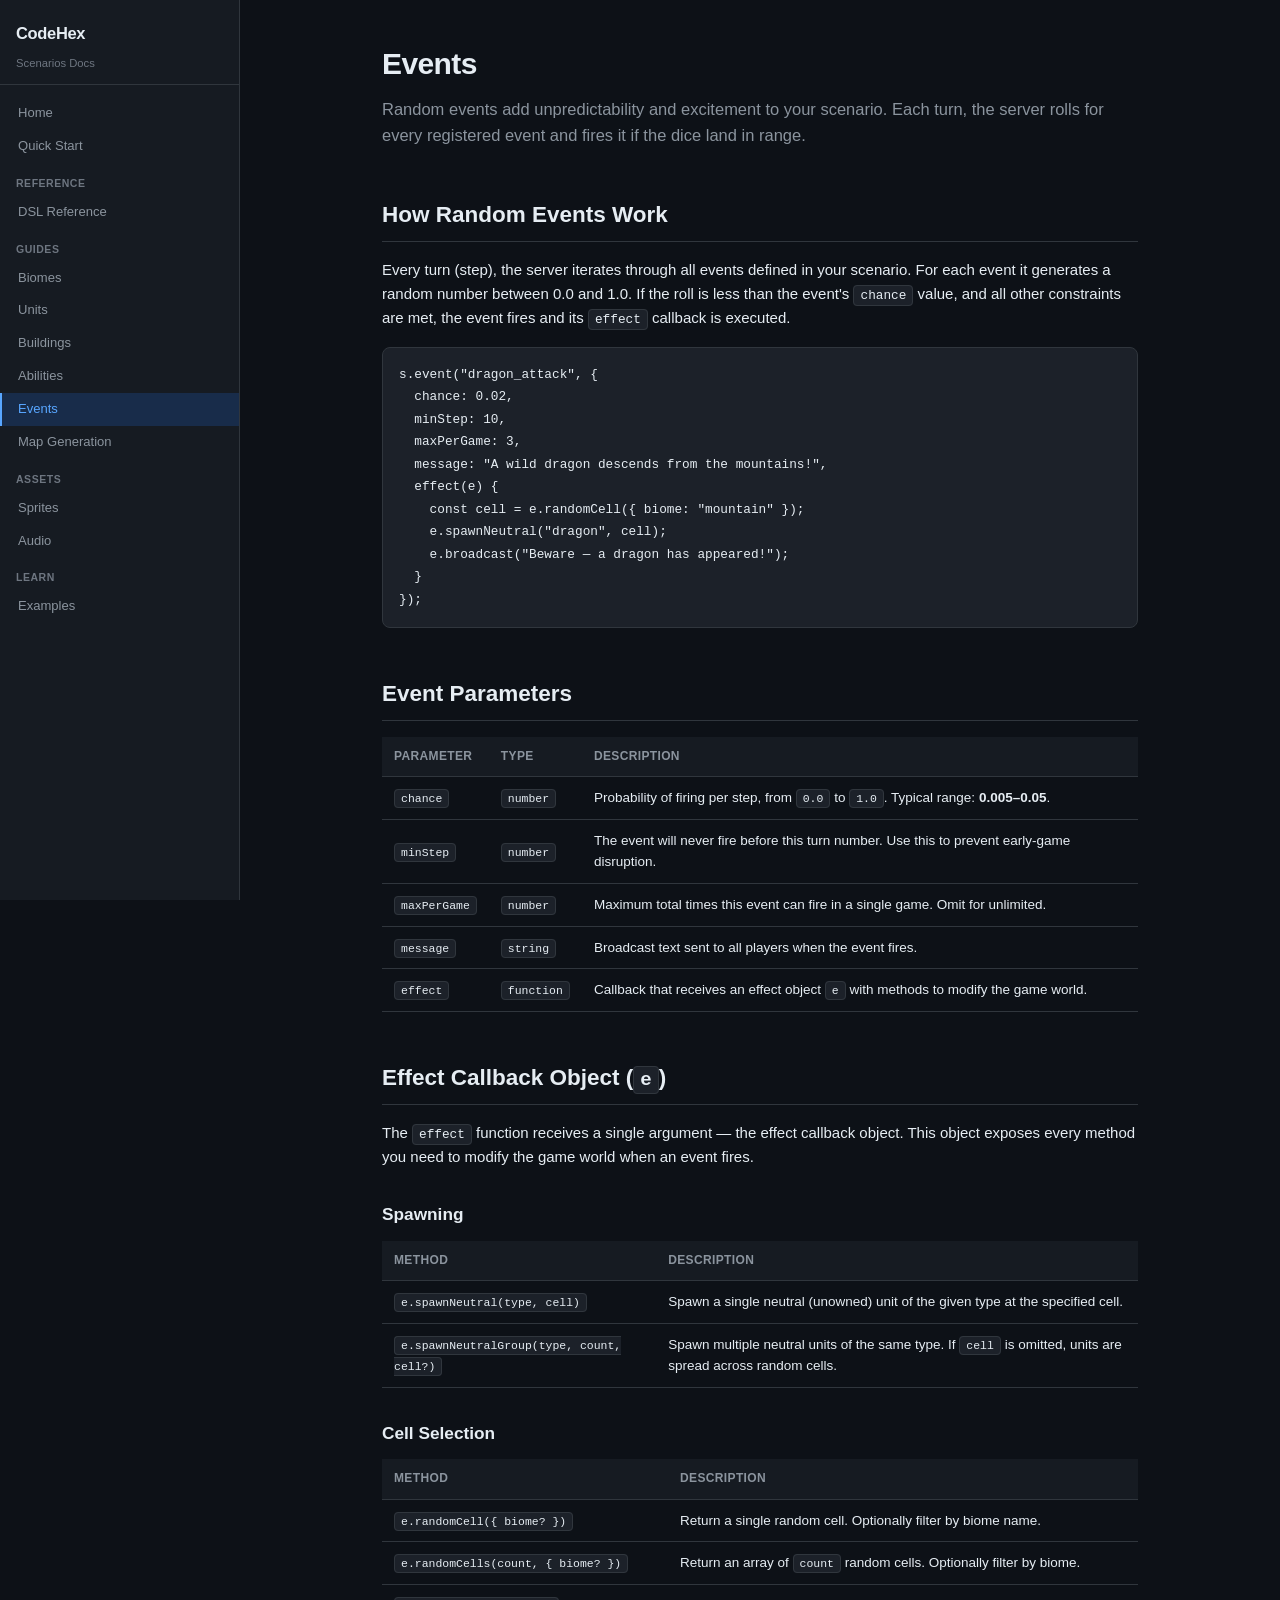
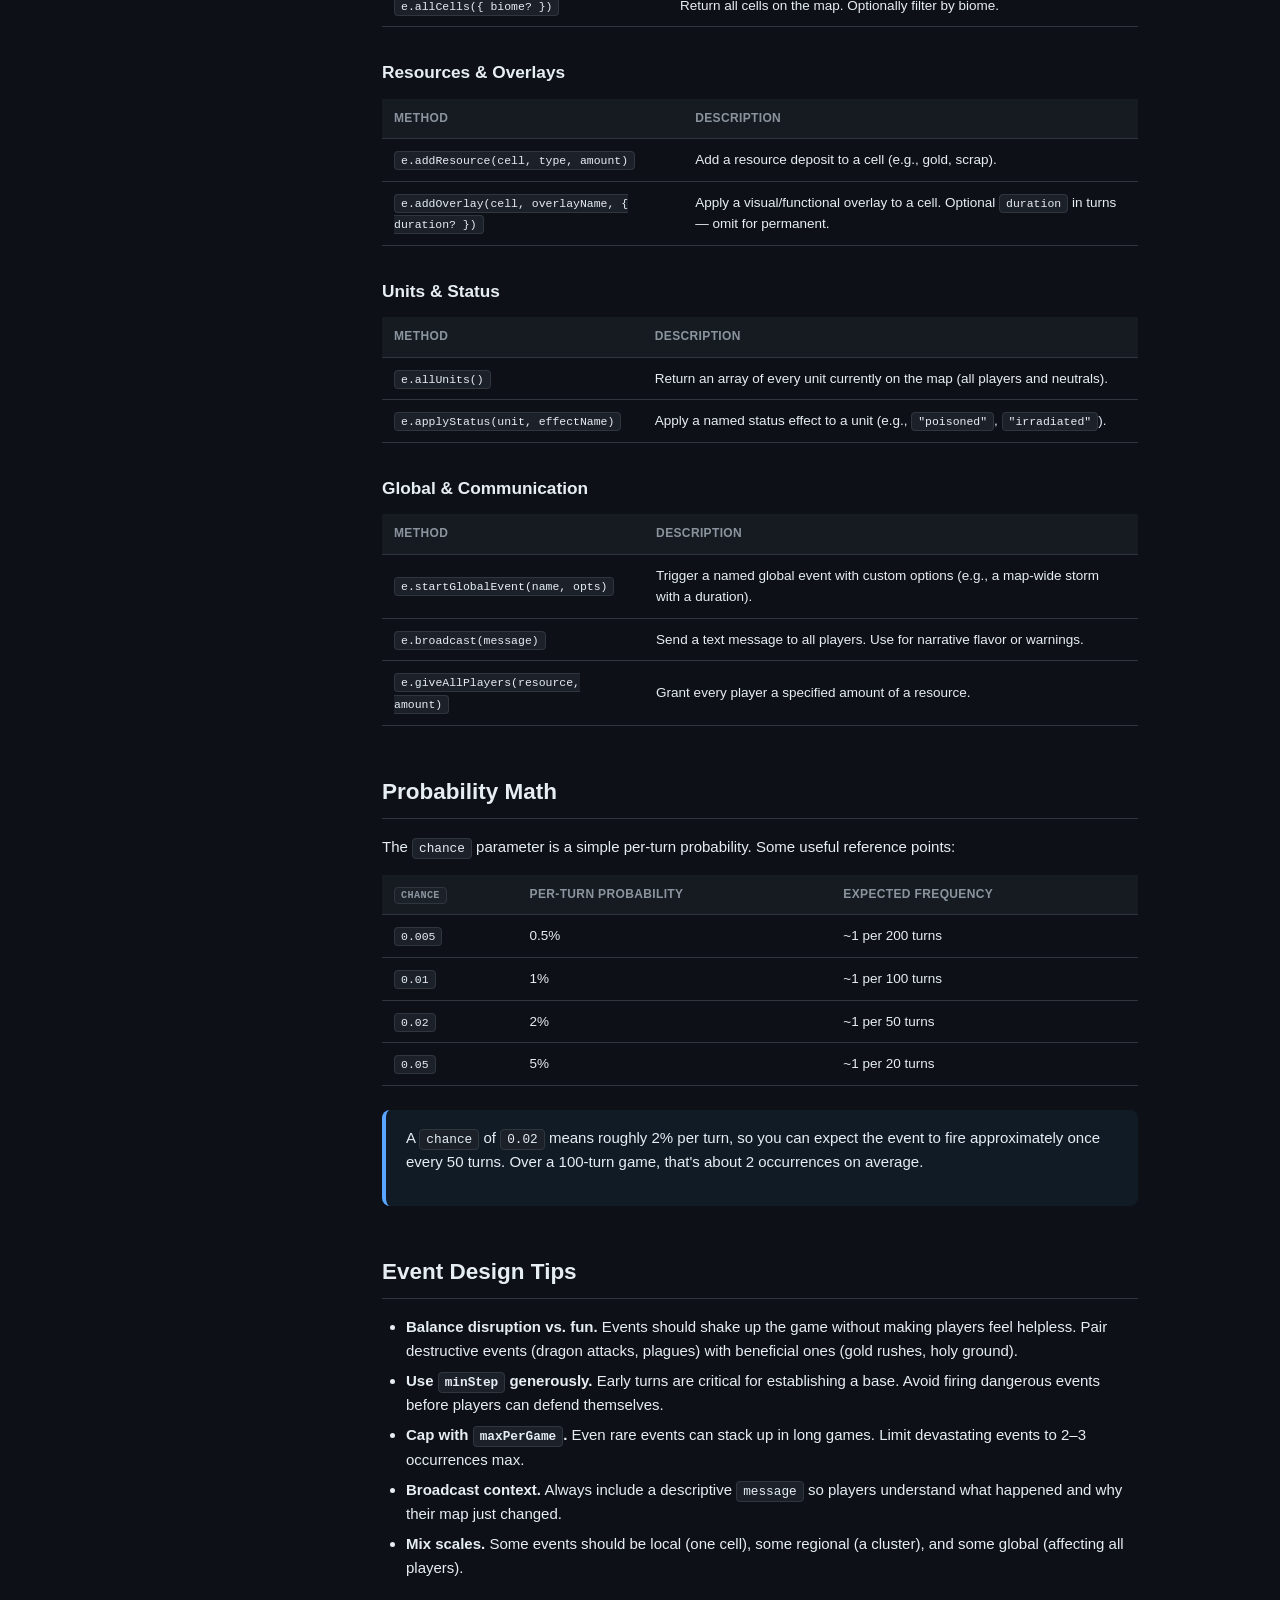
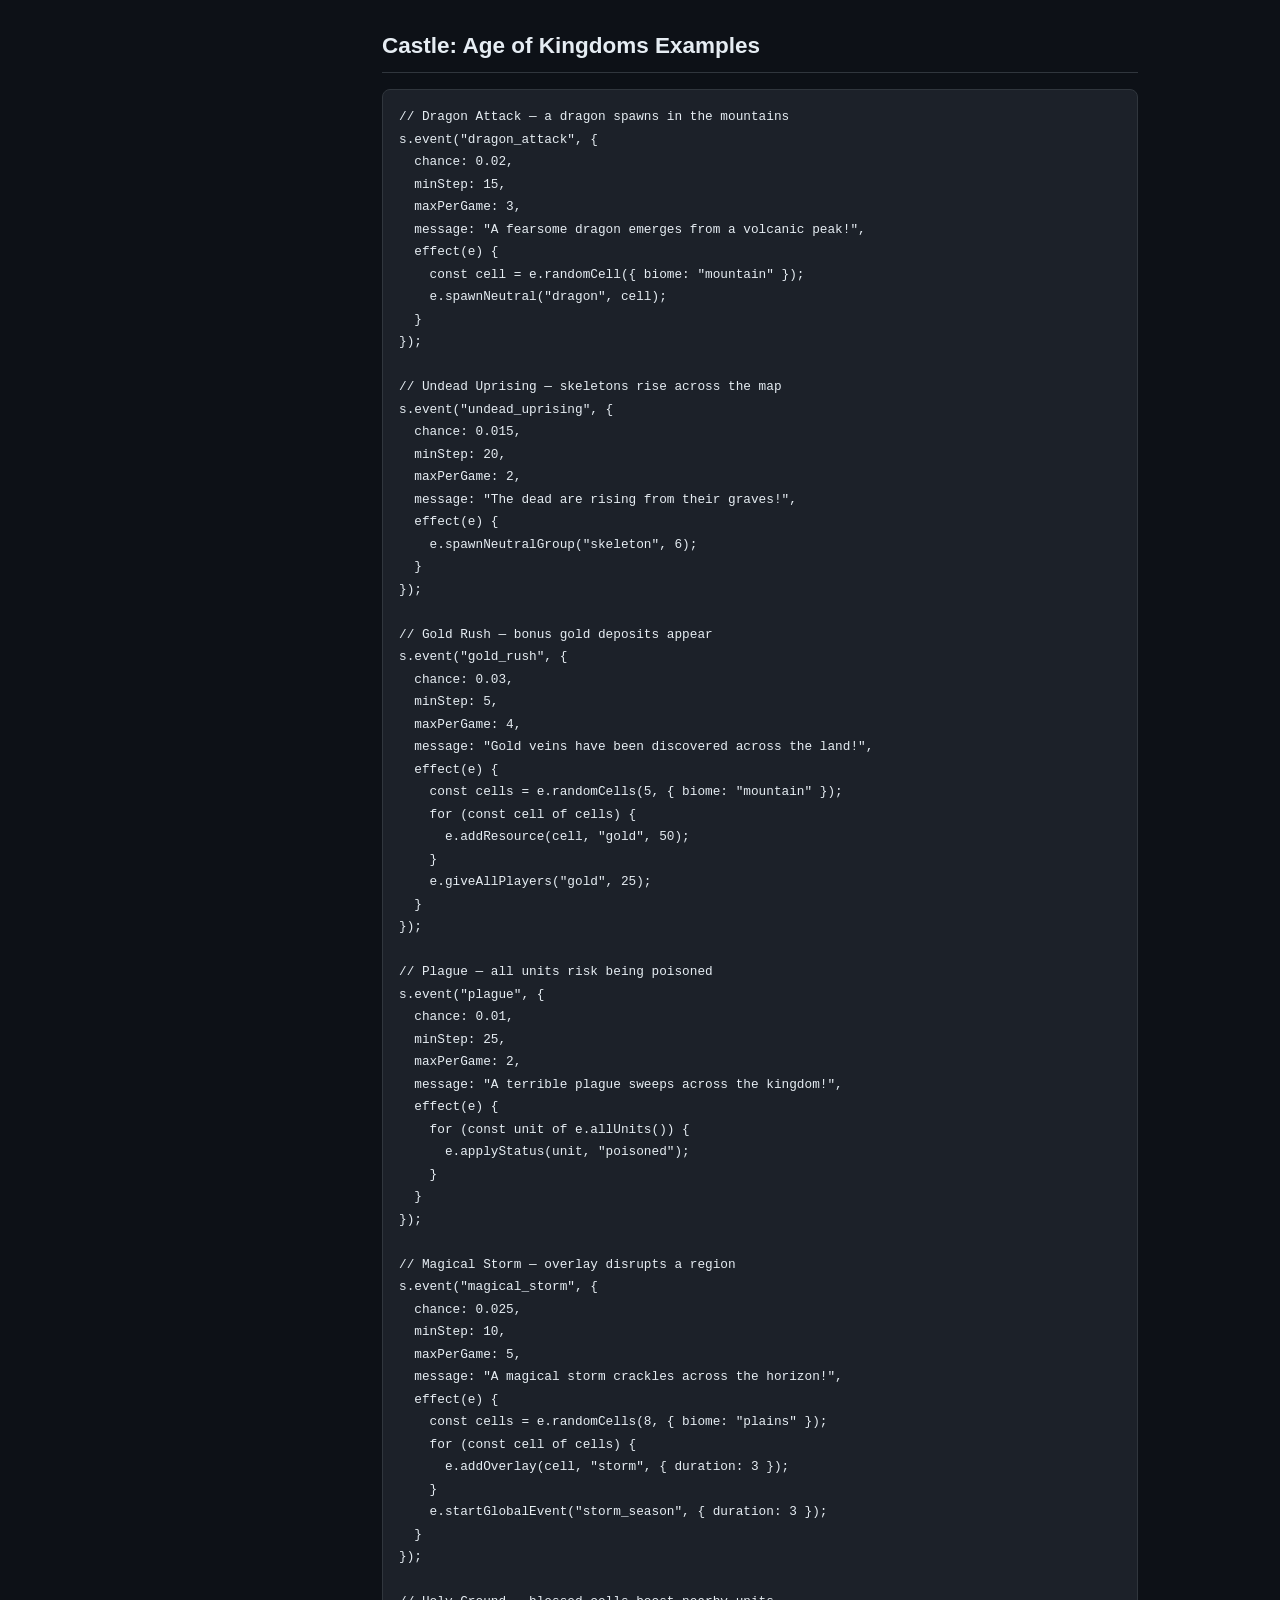
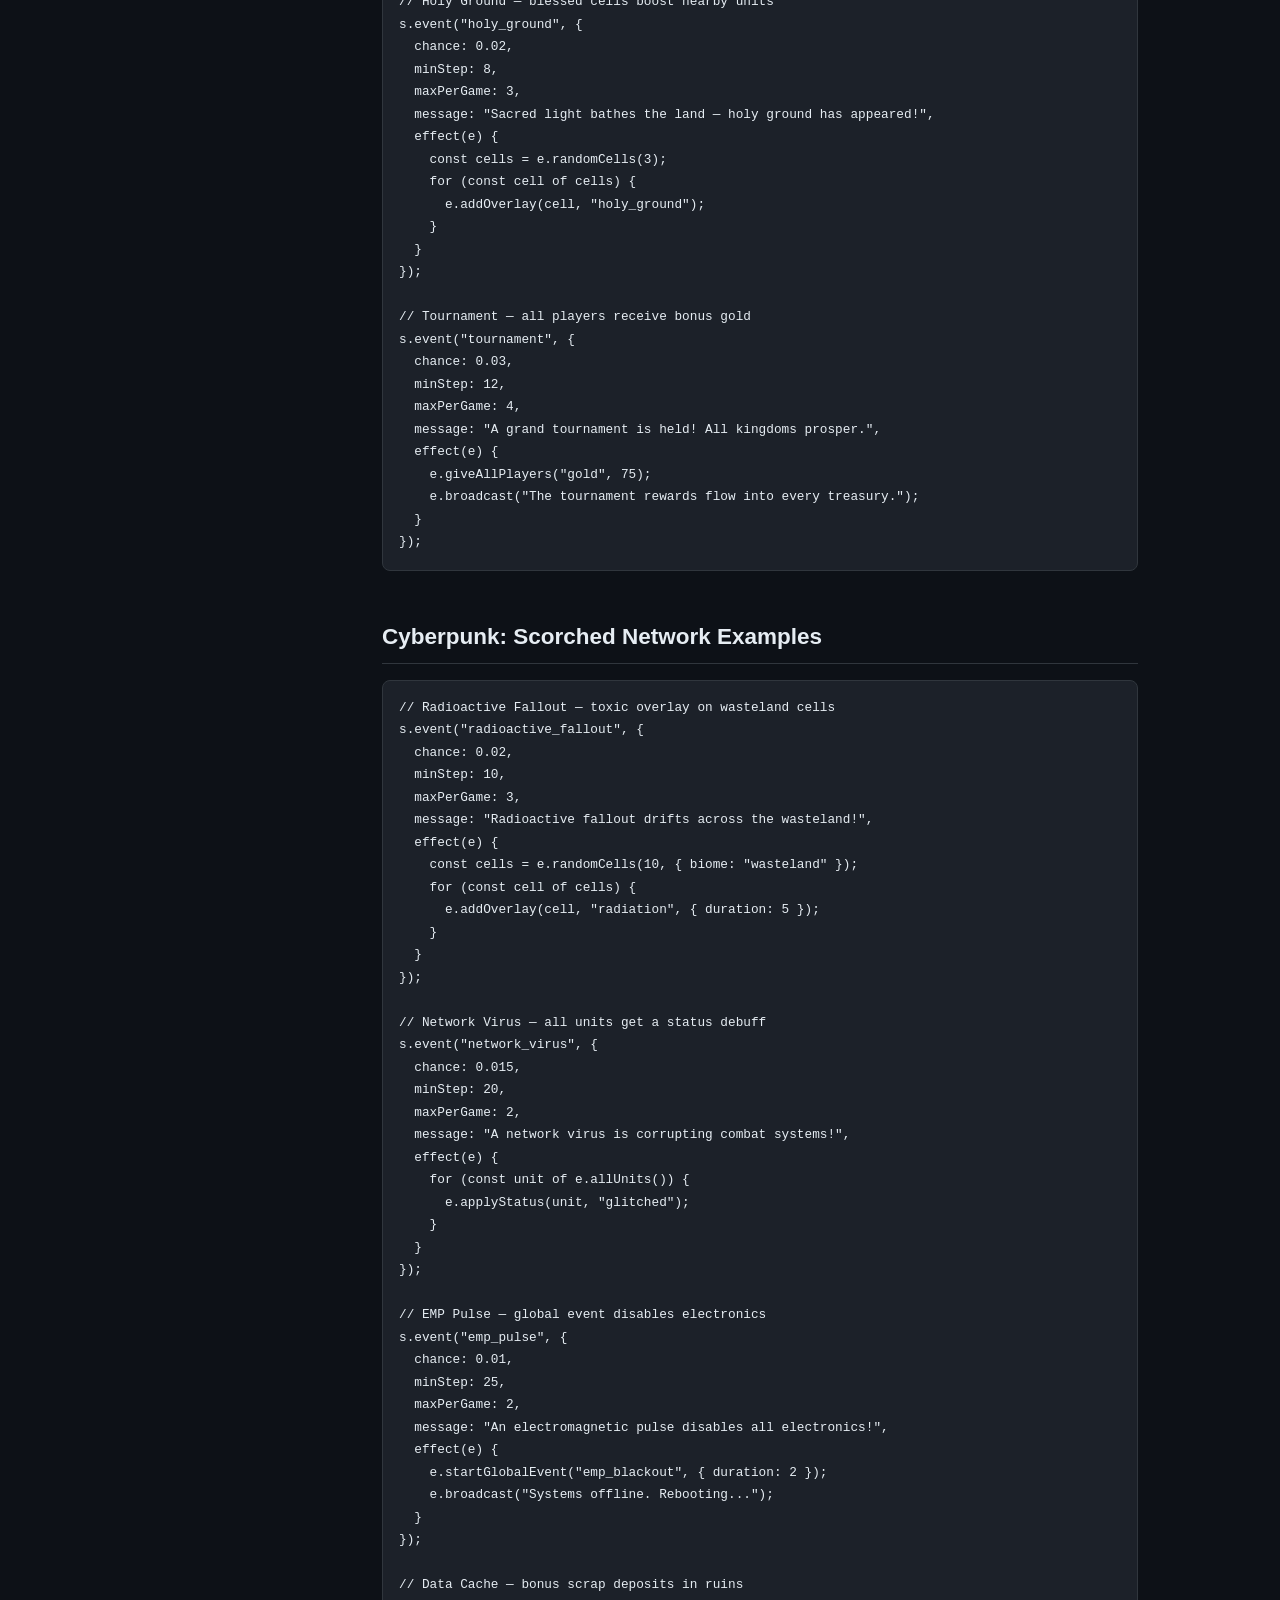
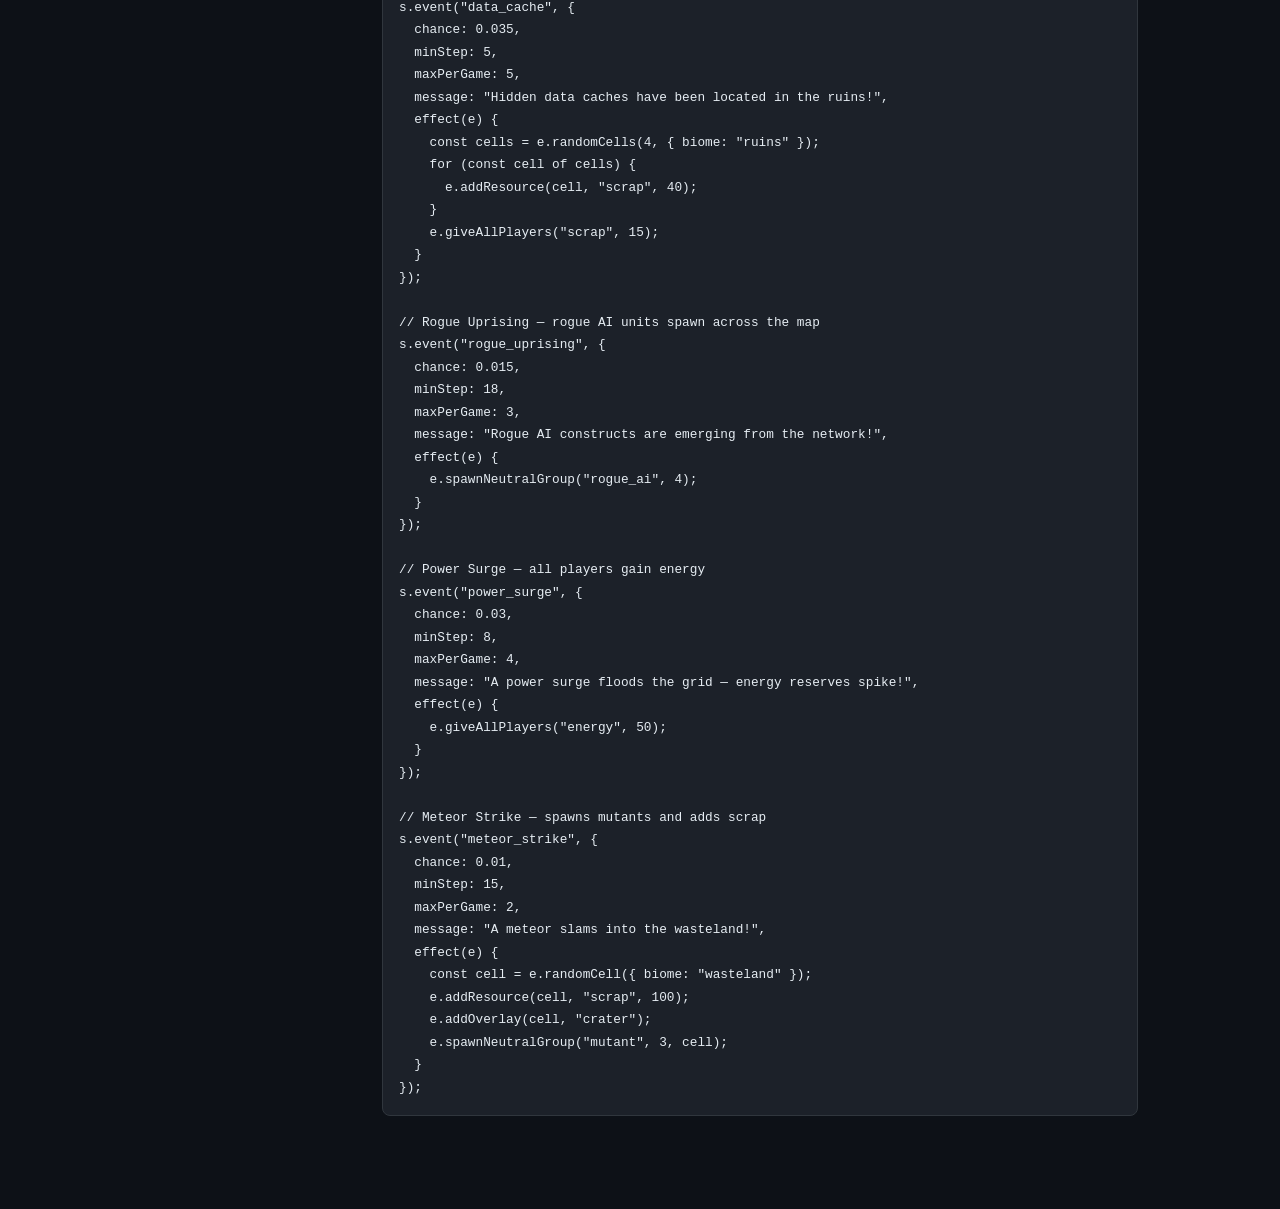
<file: docs/pages/events.html>
<!DOCTYPE html>
<!--
  CodeHex Scenarios Documentation — Events
  Static site, opens in any browser without a server.
-->
<html lang="en">
<head>
  <meta charset="UTF-8">
  <meta name="viewport" content="width=device-width, initial-scale=1.0">
  <title>Events — CodeHex Scenarios</title>
  <link rel="stylesheet" href="../style.css">
</head>
<body>
  <button class="menu-toggle" aria-label="Toggle menu">&#9776;</button>
  <div class="layout">
    <nav class="sidebar">
      <div class="sidebar-header">
        <h1>CodeHex</h1>
        <div class="subtitle">Scenarios Docs</div>
      </div>
      <div class="sidebar-nav">
        <a href="../index.html">Home</a>
        <a href="quickstart.html">Quick Start</a>
        <div class="section-label">Reference</div>
        <a href="dsl-reference.html">DSL Reference</a>
        <div class="section-label">Guides</div>
        <a href="biomes.html">Biomes</a>
        <a href="units.html">Units</a>
        <a href="buildings.html">Buildings</a>
        <a href="abilities.html">Abilities</a>
        <a href="events.html" class="active">Events</a>
        <a href="mapgen.html">Map Generation</a>
        <div class="section-label">Assets</div>
        <a href="sprites.html">Sprites</a>
        <a href="audio.html">Audio</a>
        <div class="section-label">Learn</div>
        <a href="examples.html">Examples</a>
      </div>
    </nav>

    <main class="main">
      <div class="content">
        <h1>Events</h1>
        <p class="lead">Random events add unpredictability and excitement to your scenario. Each turn, the server rolls for every registered event and fires it if the dice land in range.</p>

        <h2 id="how-events-work">How Random Events Work</h2>
        <p>Every turn (step), the server iterates through all events defined in your scenario. For each event it generates a random number between 0.0 and 1.0. If the roll is less than the event's <code>chance</code> value, and all other constraints are met, the event fires and its <code>effect</code> callback is executed.</p>

        <pre><code>s.event("dragon_attack", {
  chance: 0.02,
  minStep: 10,
  maxPerGame: 3,
  message: "A wild dragon descends from the mountains!",
  effect(e) {
    const cell = e.randomCell({ biome: "mountain" });
    e.spawnNeutral("dragon", cell);
    e.broadcast("Beware — a dragon has appeared!");
  }
});</code></pre>

        <h2 id="event-parameters">Event Parameters</h2>
        <table>
          <thead>
            <tr>
              <th>Parameter</th>
              <th>Type</th>
              <th>Description</th>
            </tr>
          </thead>
          <tbody>
            <tr>
              <td><code>chance</code></td>
              <td><code>number</code></td>
              <td>Probability of firing per step, from <code>0.0</code> to <code>1.0</code>. Typical range: <strong>0.005&ndash;0.05</strong>.</td>
            </tr>
            <tr>
              <td><code>minStep</code></td>
              <td><code>number</code></td>
              <td>The event will never fire before this turn number. Use this to prevent early-game disruption.</td>
            </tr>
            <tr>
              <td><code>maxPerGame</code></td>
              <td><code>number</code></td>
              <td>Maximum total times this event can fire in a single game. Omit for unlimited.</td>
            </tr>
            <tr>
              <td><code>message</code></td>
              <td><code>string</code></td>
              <td>Broadcast text sent to all players when the event fires.</td>
            </tr>
            <tr>
              <td><code>effect</code></td>
              <td><code>function</code></td>
              <td>Callback that receives an effect object <code>e</code> with methods to modify the game world.</td>
            </tr>
          </tbody>
        </table>

        <h2 id="effect-callback">Effect Callback Object (<code>e</code>)</h2>
        <p>The <code>effect</code> function receives a single argument — the effect callback object. This object exposes every method you need to modify the game world when an event fires.</p>

        <h3 id="spawning">Spawning</h3>
        <table>
          <thead>
            <tr>
              <th>Method</th>
              <th>Description</th>
            </tr>
          </thead>
          <tbody>
            <tr>
              <td><code>e.spawnNeutral(type, cell)</code></td>
              <td>Spawn a single neutral (unowned) unit of the given type at the specified cell.</td>
            </tr>
            <tr>
              <td><code>e.spawnNeutralGroup(type, count, cell?)</code></td>
              <td>Spawn multiple neutral units of the same type. If <code>cell</code> is omitted, units are spread across random cells.</td>
            </tr>
          </tbody>
        </table>

        <h3 id="cell-selection">Cell Selection</h3>
        <table>
          <thead>
            <tr>
              <th>Method</th>
              <th>Description</th>
            </tr>
          </thead>
          <tbody>
            <tr>
              <td><code>e.randomCell({ biome? })</code></td>
              <td>Return a single random cell. Optionally filter by biome name.</td>
            </tr>
            <tr>
              <td><code>e.randomCells(count, { biome? })</code></td>
              <td>Return an array of <code>count</code> random cells. Optionally filter by biome.</td>
            </tr>
            <tr>
              <td><code>e.allCells({ biome? })</code></td>
              <td>Return all cells on the map. Optionally filter by biome.</td>
            </tr>
          </tbody>
        </table>

        <h3 id="resources-overlays">Resources &amp; Overlays</h3>
        <table>
          <thead>
            <tr>
              <th>Method</th>
              <th>Description</th>
            </tr>
          </thead>
          <tbody>
            <tr>
              <td><code>e.addResource(cell, type, amount)</code></td>
              <td>Add a resource deposit to a cell (e.g., gold, scrap).</td>
            </tr>
            <tr>
              <td><code>e.addOverlay(cell, overlayName, { duration? })</code></td>
              <td>Apply a visual/functional overlay to a cell. Optional <code>duration</code> in turns — omit for permanent.</td>
            </tr>
          </tbody>
        </table>

        <h3 id="units-status">Units &amp; Status</h3>
        <table>
          <thead>
            <tr>
              <th>Method</th>
              <th>Description</th>
            </tr>
          </thead>
          <tbody>
            <tr>
              <td><code>e.allUnits()</code></td>
              <td>Return an array of every unit currently on the map (all players and neutrals).</td>
            </tr>
            <tr>
              <td><code>e.applyStatus(unit, effectName)</code></td>
              <td>Apply a named status effect to a unit (e.g., <code>"poisoned"</code>, <code>"irradiated"</code>).</td>
            </tr>
          </tbody>
        </table>

        <h3 id="global-communication">Global &amp; Communication</h3>
        <table>
          <thead>
            <tr>
              <th>Method</th>
              <th>Description</th>
            </tr>
          </thead>
          <tbody>
            <tr>
              <td><code>e.startGlobalEvent(name, opts)</code></td>
              <td>Trigger a named global event with custom options (e.g., a map-wide storm with a duration).</td>
            </tr>
            <tr>
              <td><code>e.broadcast(message)</code></td>
              <td>Send a text message to all players. Use for narrative flavor or warnings.</td>
            </tr>
            <tr>
              <td><code>e.giveAllPlayers(resource, amount)</code></td>
              <td>Grant every player a specified amount of a resource.</td>
            </tr>
          </tbody>
        </table>

        <h2 id="probability-math">Probability Math</h2>
        <p>The <code>chance</code> parameter is a simple per-turn probability. Some useful reference points:</p>

        <table>
          <thead>
            <tr>
              <th><code>chance</code></th>
              <th>Per-turn probability</th>
              <th>Expected frequency</th>
            </tr>
          </thead>
          <tbody>
            <tr>
              <td><code>0.005</code></td>
              <td>0.5%</td>
              <td>~1 per 200 turns</td>
            </tr>
            <tr>
              <td><code>0.01</code></td>
              <td>1%</td>
              <td>~1 per 100 turns</td>
            </tr>
            <tr>
              <td><code>0.02</code></td>
              <td>2%</td>
              <td>~1 per 50 turns</td>
            </tr>
            <tr>
              <td><code>0.05</code></td>
              <td>5%</td>
              <td>~1 per 20 turns</td>
            </tr>
          </tbody>
        </table>

        <div class="callout callout-info">
          <p>A <code>chance</code> of <code>0.02</code> means roughly 2% per turn, so you can expect the event to fire approximately once every 50 turns. Over a 100-turn game, that's about 2 occurrences on average.</p>
        </div>

        <h2 id="design-tips">Event Design Tips</h2>
        <ul>
          <li><strong>Balance disruption vs. fun.</strong> Events should shake up the game without making players feel helpless. Pair destructive events (dragon attacks, plagues) with beneficial ones (gold rushes, holy ground).</li>
          <li><strong>Use <code>minStep</code> generously.</strong> Early turns are critical for establishing a base. Avoid firing dangerous events before players can defend themselves.</li>
          <li><strong>Cap with <code>maxPerGame</code>.</strong> Even rare events can stack up in long games. Limit devastating events to 2&ndash;3 occurrences max.</li>
          <li><strong>Broadcast context.</strong> Always include a descriptive <code>message</code> so players understand what happened and why their map just changed.</li>
          <li><strong>Mix scales.</strong> Some events should be local (one cell), some regional (a cluster), and some global (affecting all players).</li>
        </ul>

        <h2 id="castle-examples">Castle: Age of Kingdoms Examples</h2>

        <pre><code>// Dragon Attack — a dragon spawns in the mountains
s.event("dragon_attack", {
  chance: 0.02,
  minStep: 15,
  maxPerGame: 3,
  message: "A fearsome dragon emerges from a volcanic peak!",
  effect(e) {
    const cell = e.randomCell({ biome: "mountain" });
    e.spawnNeutral("dragon", cell);
  }
});

// Undead Uprising — skeletons rise across the map
s.event("undead_uprising", {
  chance: 0.015,
  minStep: 20,
  maxPerGame: 2,
  message: "The dead are rising from their graves!",
  effect(e) {
    e.spawnNeutralGroup("skeleton", 6);
  }
});

// Gold Rush — bonus gold deposits appear
s.event("gold_rush", {
  chance: 0.03,
  minStep: 5,
  maxPerGame: 4,
  message: "Gold veins have been discovered across the land!",
  effect(e) {
    const cells = e.randomCells(5, { biome: "mountain" });
    for (const cell of cells) {
      e.addResource(cell, "gold", 50);
    }
    e.giveAllPlayers("gold", 25);
  }
});

// Plague — all units risk being poisoned
s.event("plague", {
  chance: 0.01,
  minStep: 25,
  maxPerGame: 2,
  message: "A terrible plague sweeps across the kingdom!",
  effect(e) {
    for (const unit of e.allUnits()) {
      e.applyStatus(unit, "poisoned");
    }
  }
});

// Magical Storm — overlay disrupts a region
s.event("magical_storm", {
  chance: 0.025,
  minStep: 10,
  maxPerGame: 5,
  message: "A magical storm crackles across the horizon!",
  effect(e) {
    const cells = e.randomCells(8, { biome: "plains" });
    for (const cell of cells) {
      e.addOverlay(cell, "storm", { duration: 3 });
    }
    e.startGlobalEvent("storm_season", { duration: 3 });
  }
});

// Holy Ground — blessed cells boost nearby units
s.event("holy_ground", {
  chance: 0.02,
  minStep: 8,
  maxPerGame: 3,
  message: "Sacred light bathes the land — holy ground has appeared!",
  effect(e) {
    const cells = e.randomCells(3);
    for (const cell of cells) {
      e.addOverlay(cell, "holy_ground");
    }
  }
});

// Tournament — all players receive bonus gold
s.event("tournament", {
  chance: 0.03,
  minStep: 12,
  maxPerGame: 4,
  message: "A grand tournament is held! All kingdoms prosper.",
  effect(e) {
    e.giveAllPlayers("gold", 75);
    e.broadcast("The tournament rewards flow into every treasury.");
  }
});</code></pre>

        <h2 id="cyberpunk-examples">Cyberpunk: Scorched Network Examples</h2>

        <pre><code>// Radioactive Fallout — toxic overlay on wasteland cells
s.event("radioactive_fallout", {
  chance: 0.02,
  minStep: 10,
  maxPerGame: 3,
  message: "Radioactive fallout drifts across the wasteland!",
  effect(e) {
    const cells = e.randomCells(10, { biome: "wasteland" });
    for (const cell of cells) {
      e.addOverlay(cell, "radiation", { duration: 5 });
    }
  }
});

// Network Virus — all units get a status debuff
s.event("network_virus", {
  chance: 0.015,
  minStep: 20,
  maxPerGame: 2,
  message: "A network virus is corrupting combat systems!",
  effect(e) {
    for (const unit of e.allUnits()) {
      e.applyStatus(unit, "glitched");
    }
  }
});

// EMP Pulse — global event disables electronics
s.event("emp_pulse", {
  chance: 0.01,
  minStep: 25,
  maxPerGame: 2,
  message: "An electromagnetic pulse disables all electronics!",
  effect(e) {
    e.startGlobalEvent("emp_blackout", { duration: 2 });
    e.broadcast("Systems offline. Rebooting...");
  }
});

// Data Cache — bonus scrap deposits in ruins
s.event("data_cache", {
  chance: 0.035,
  minStep: 5,
  maxPerGame: 5,
  message: "Hidden data caches have been located in the ruins!",
  effect(e) {
    const cells = e.randomCells(4, { biome: "ruins" });
    for (const cell of cells) {
      e.addResource(cell, "scrap", 40);
    }
    e.giveAllPlayers("scrap", 15);
  }
});

// Rogue Uprising — rogue AI units spawn across the map
s.event("rogue_uprising", {
  chance: 0.015,
  minStep: 18,
  maxPerGame: 3,
  message: "Rogue AI constructs are emerging from the network!",
  effect(e) {
    e.spawnNeutralGroup("rogue_ai", 4);
  }
});

// Power Surge — all players gain energy
s.event("power_surge", {
  chance: 0.03,
  minStep: 8,
  maxPerGame: 4,
  message: "A power surge floods the grid — energy reserves spike!",
  effect(e) {
    e.giveAllPlayers("energy", 50);
  }
});

// Meteor Strike — spawns mutants and adds scrap
s.event("meteor_strike", {
  chance: 0.01,
  minStep: 15,
  maxPerGame: 2,
  message: "A meteor slams into the wasteland!",
  effect(e) {
    const cell = e.randomCell({ biome: "wasteland" });
    e.addResource(cell, "scrap", 100);
    e.addOverlay(cell, "crater");
    e.spawnNeutralGroup("mutant", 3, cell);
  }
});</code></pre>

      </div>
    </main>
  </div>
  <script src="../script.js"></script>
</body>
</html>
</file>
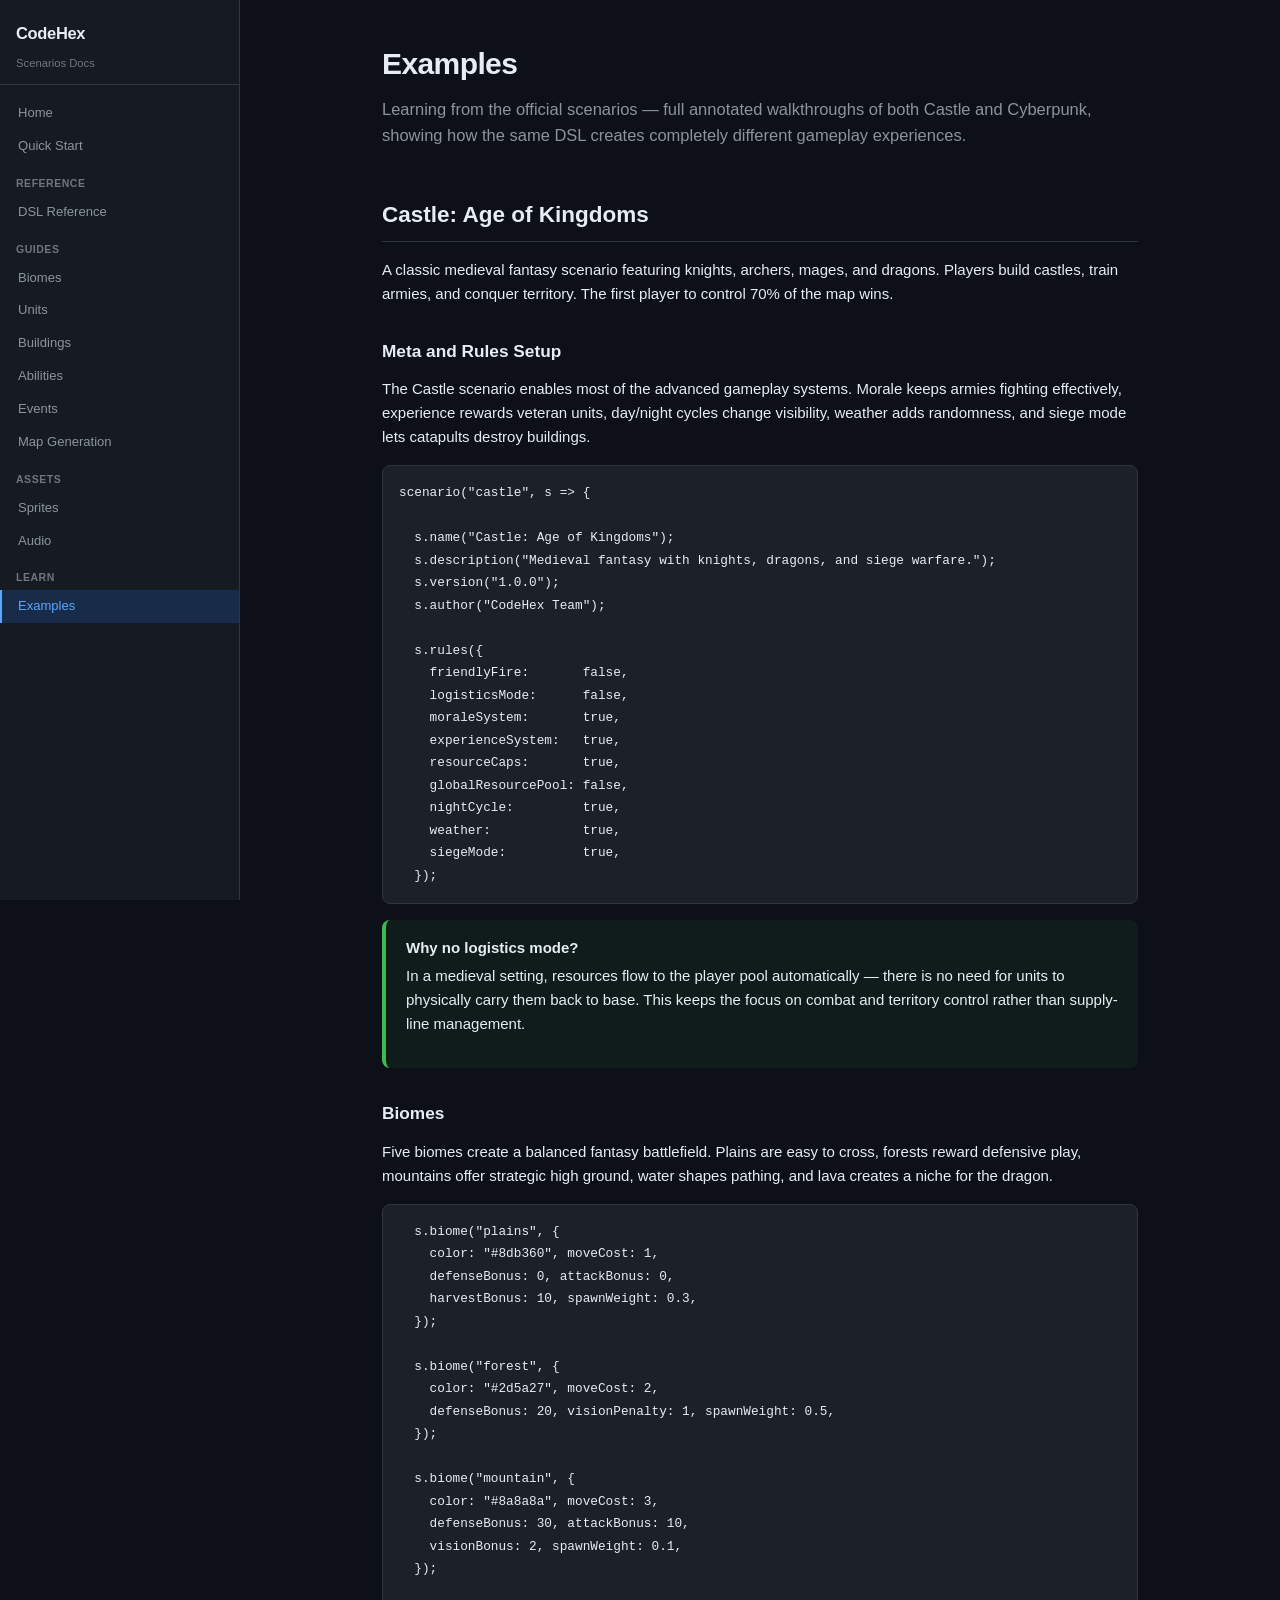
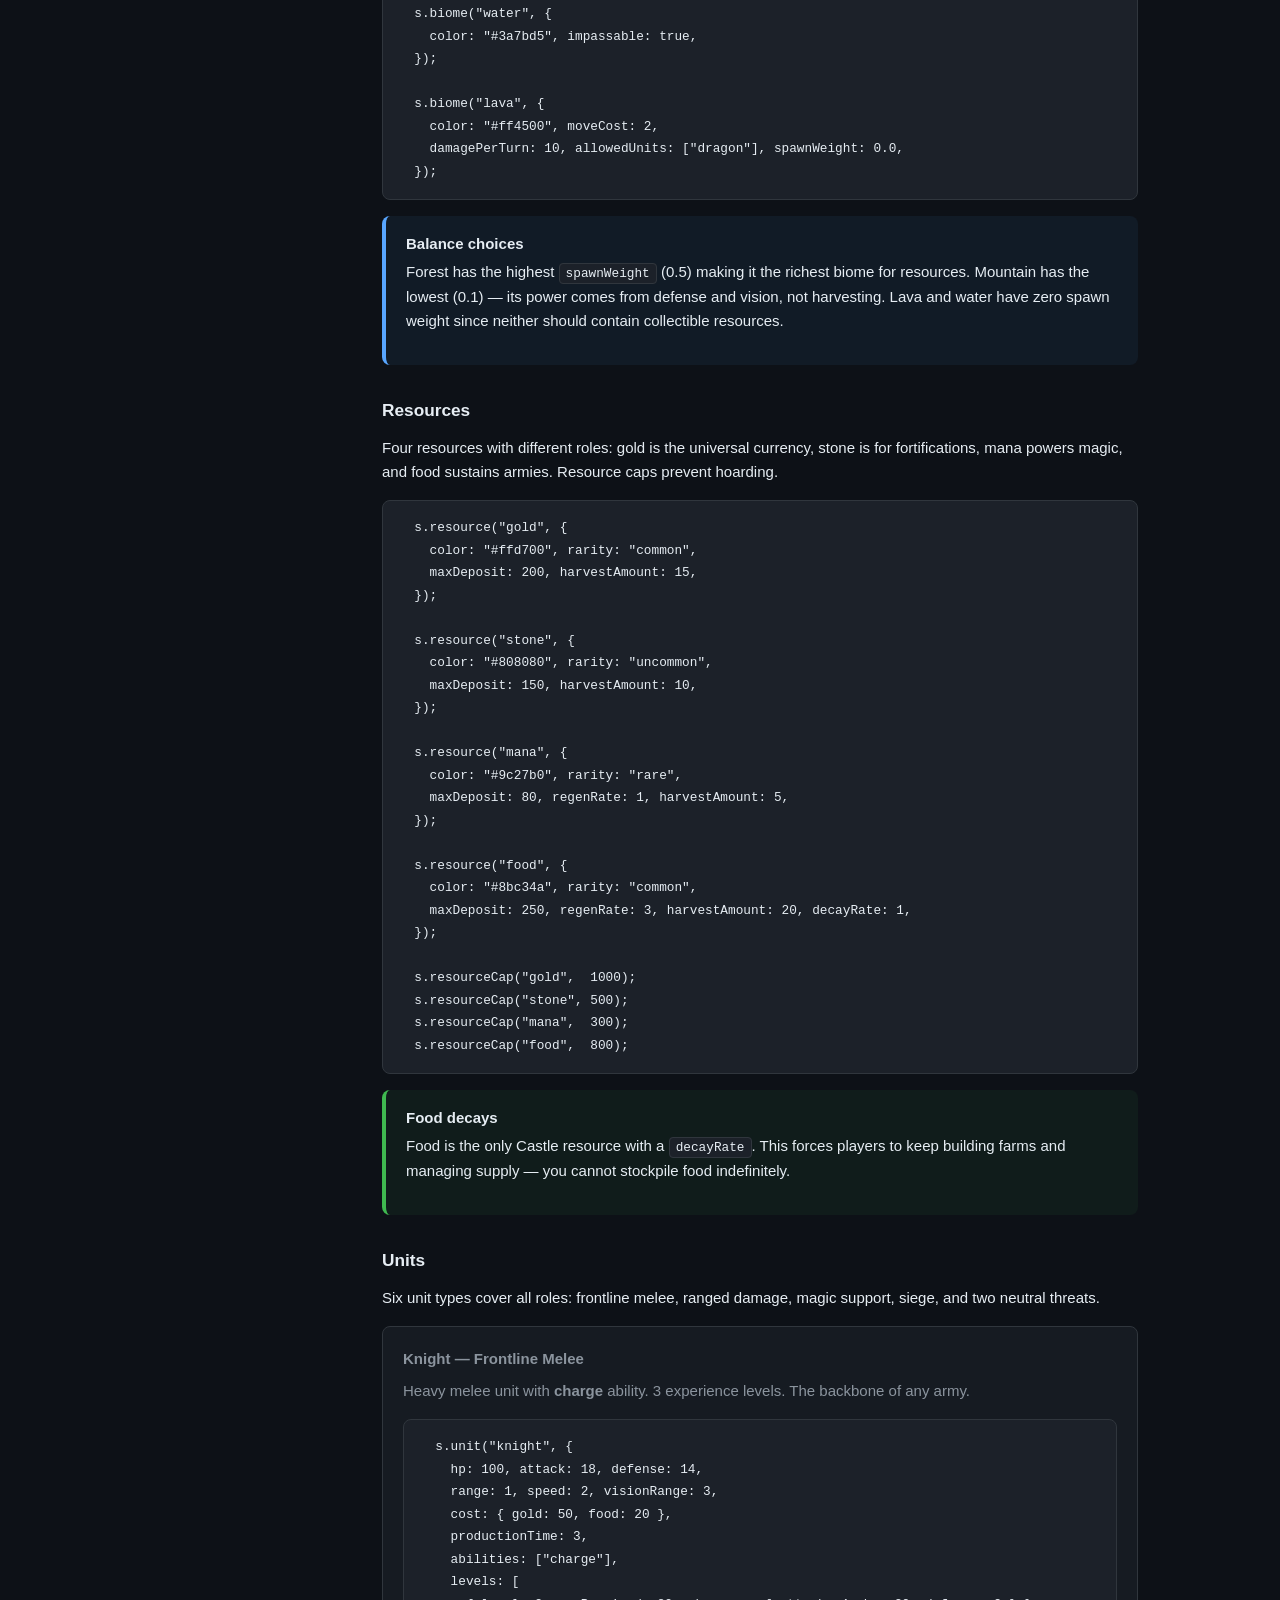
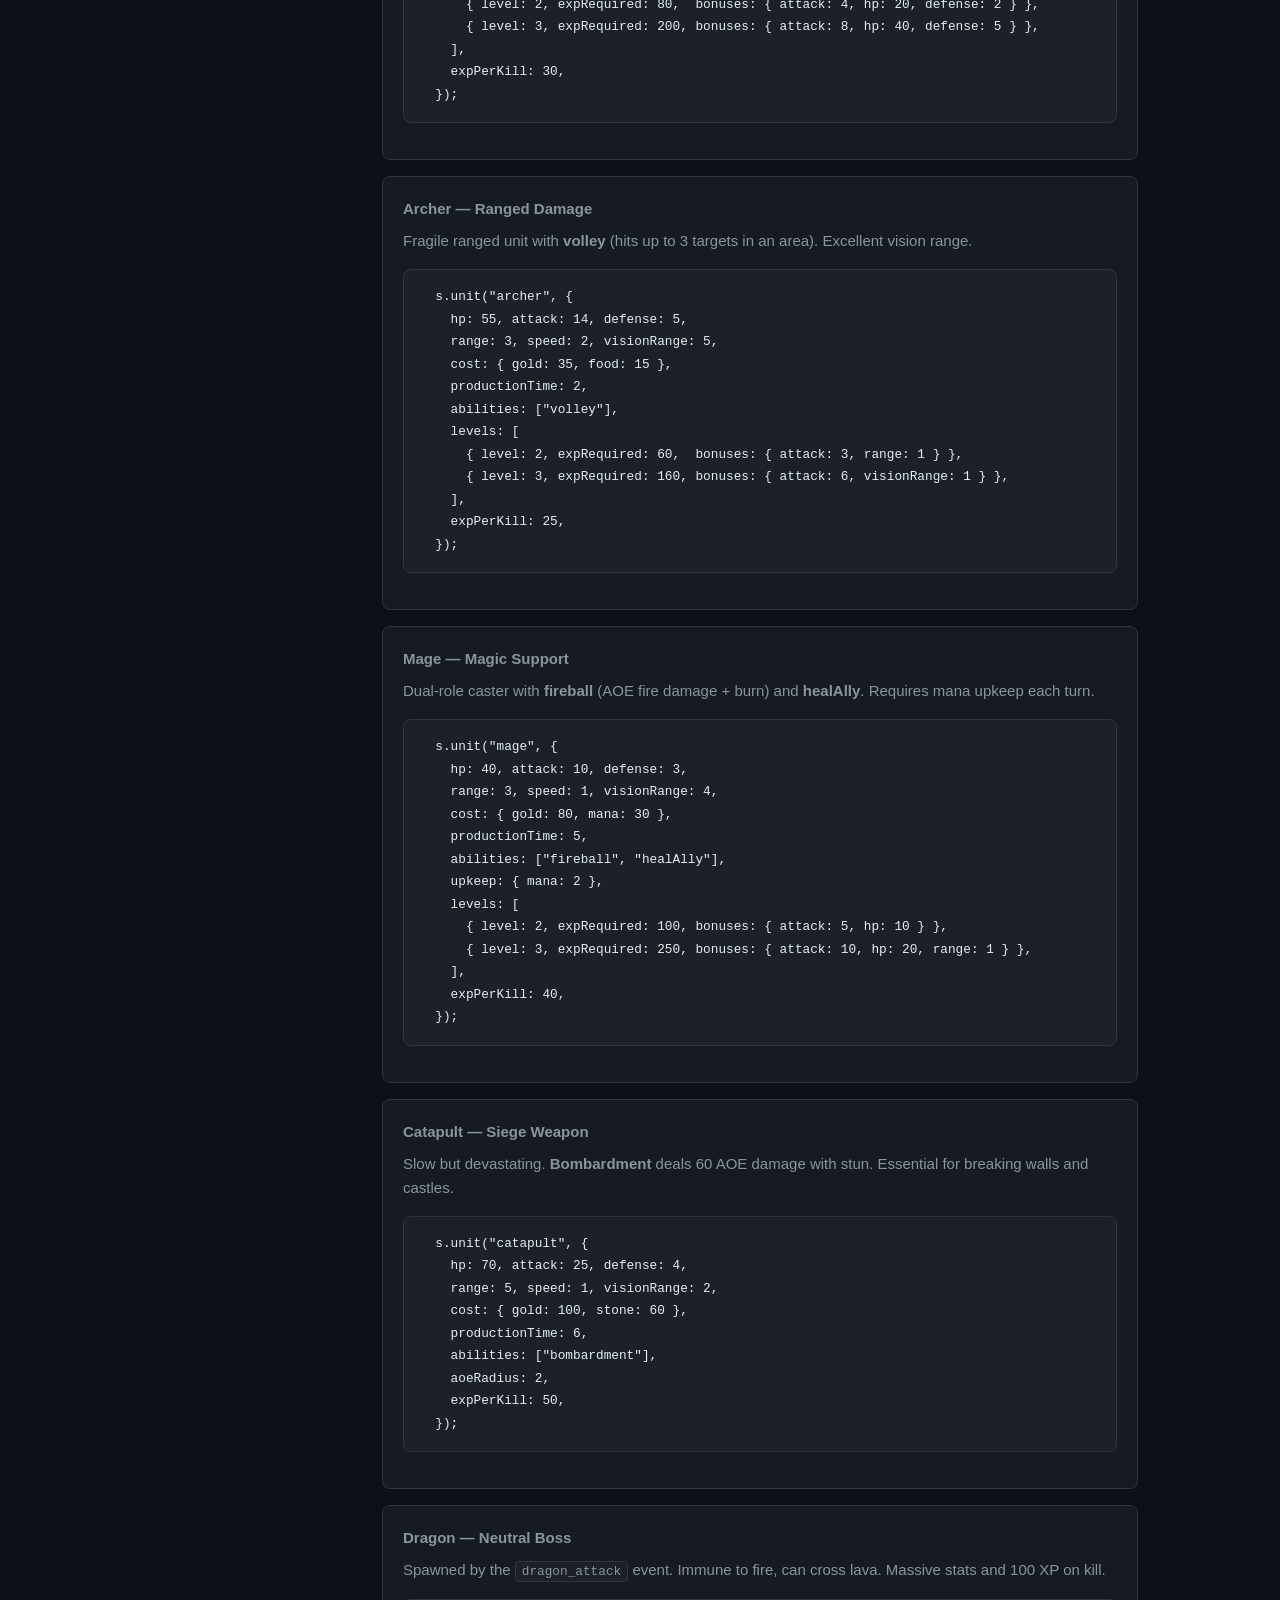
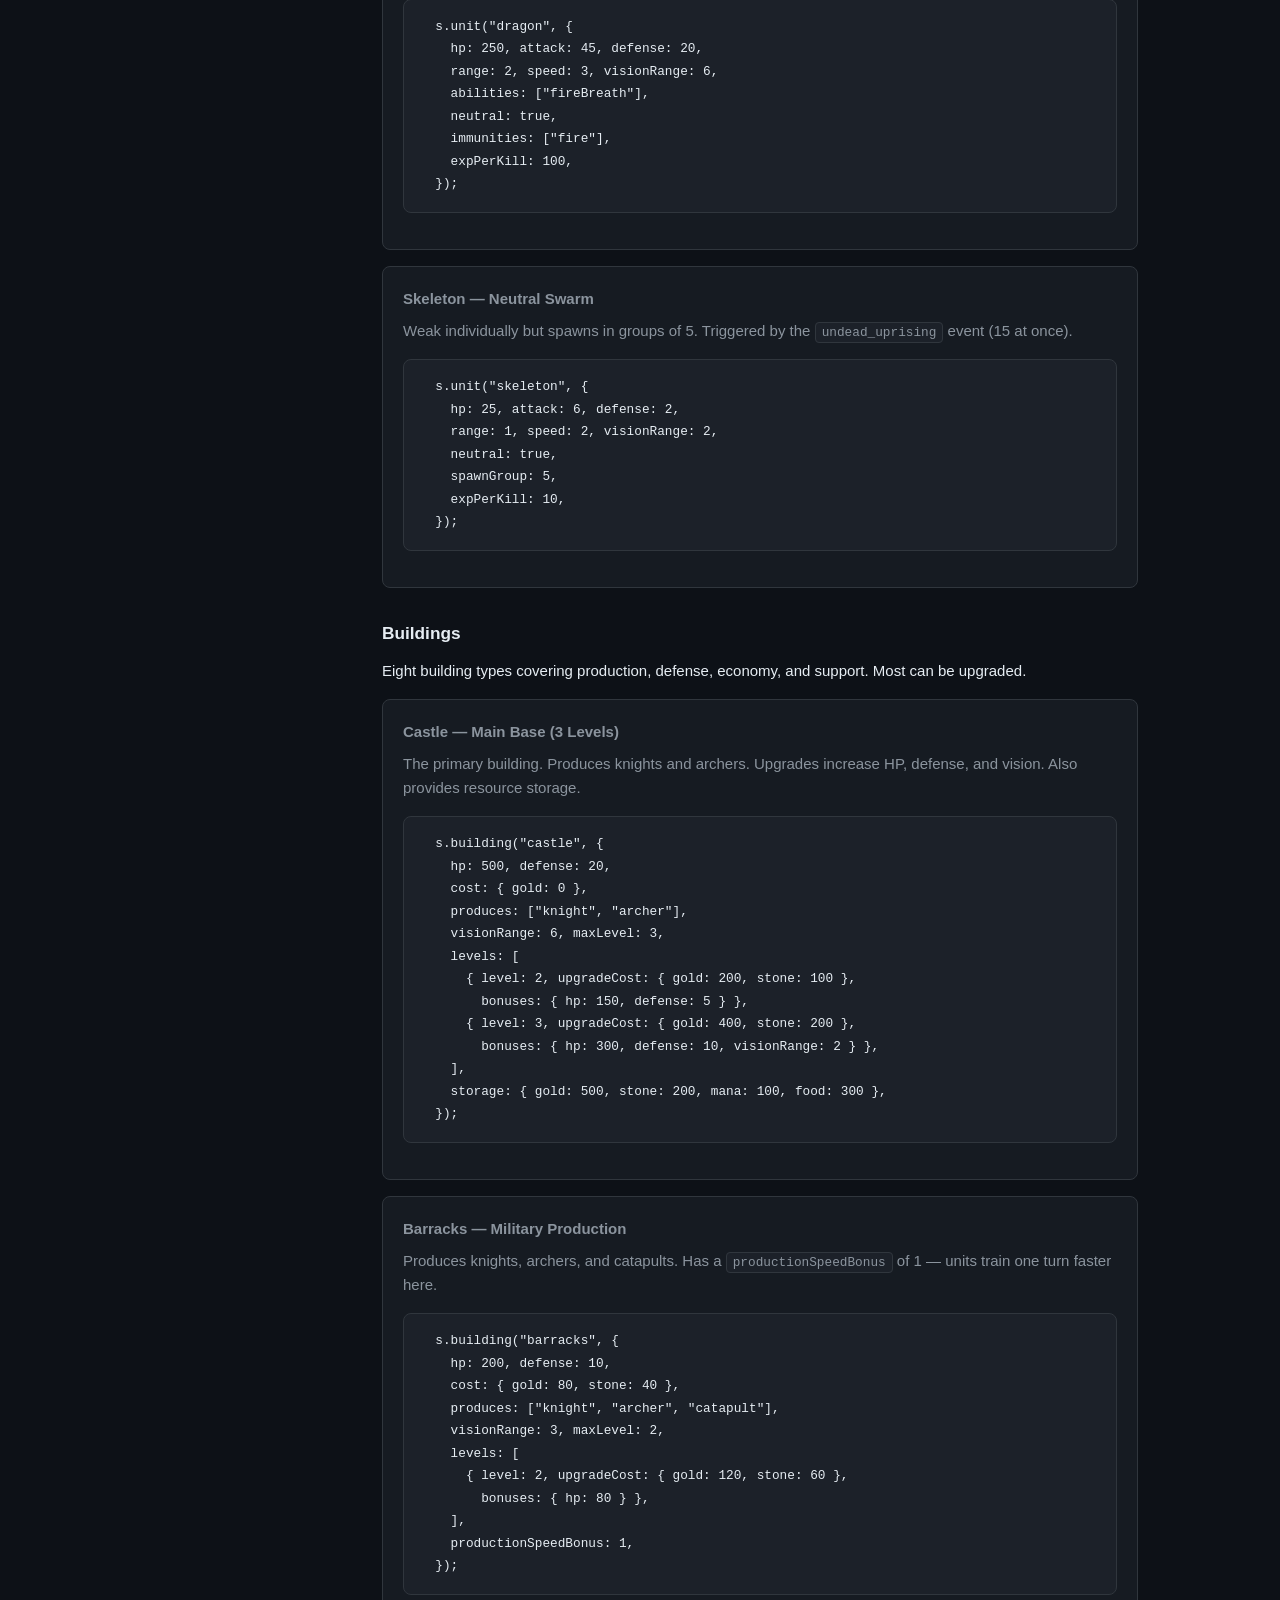
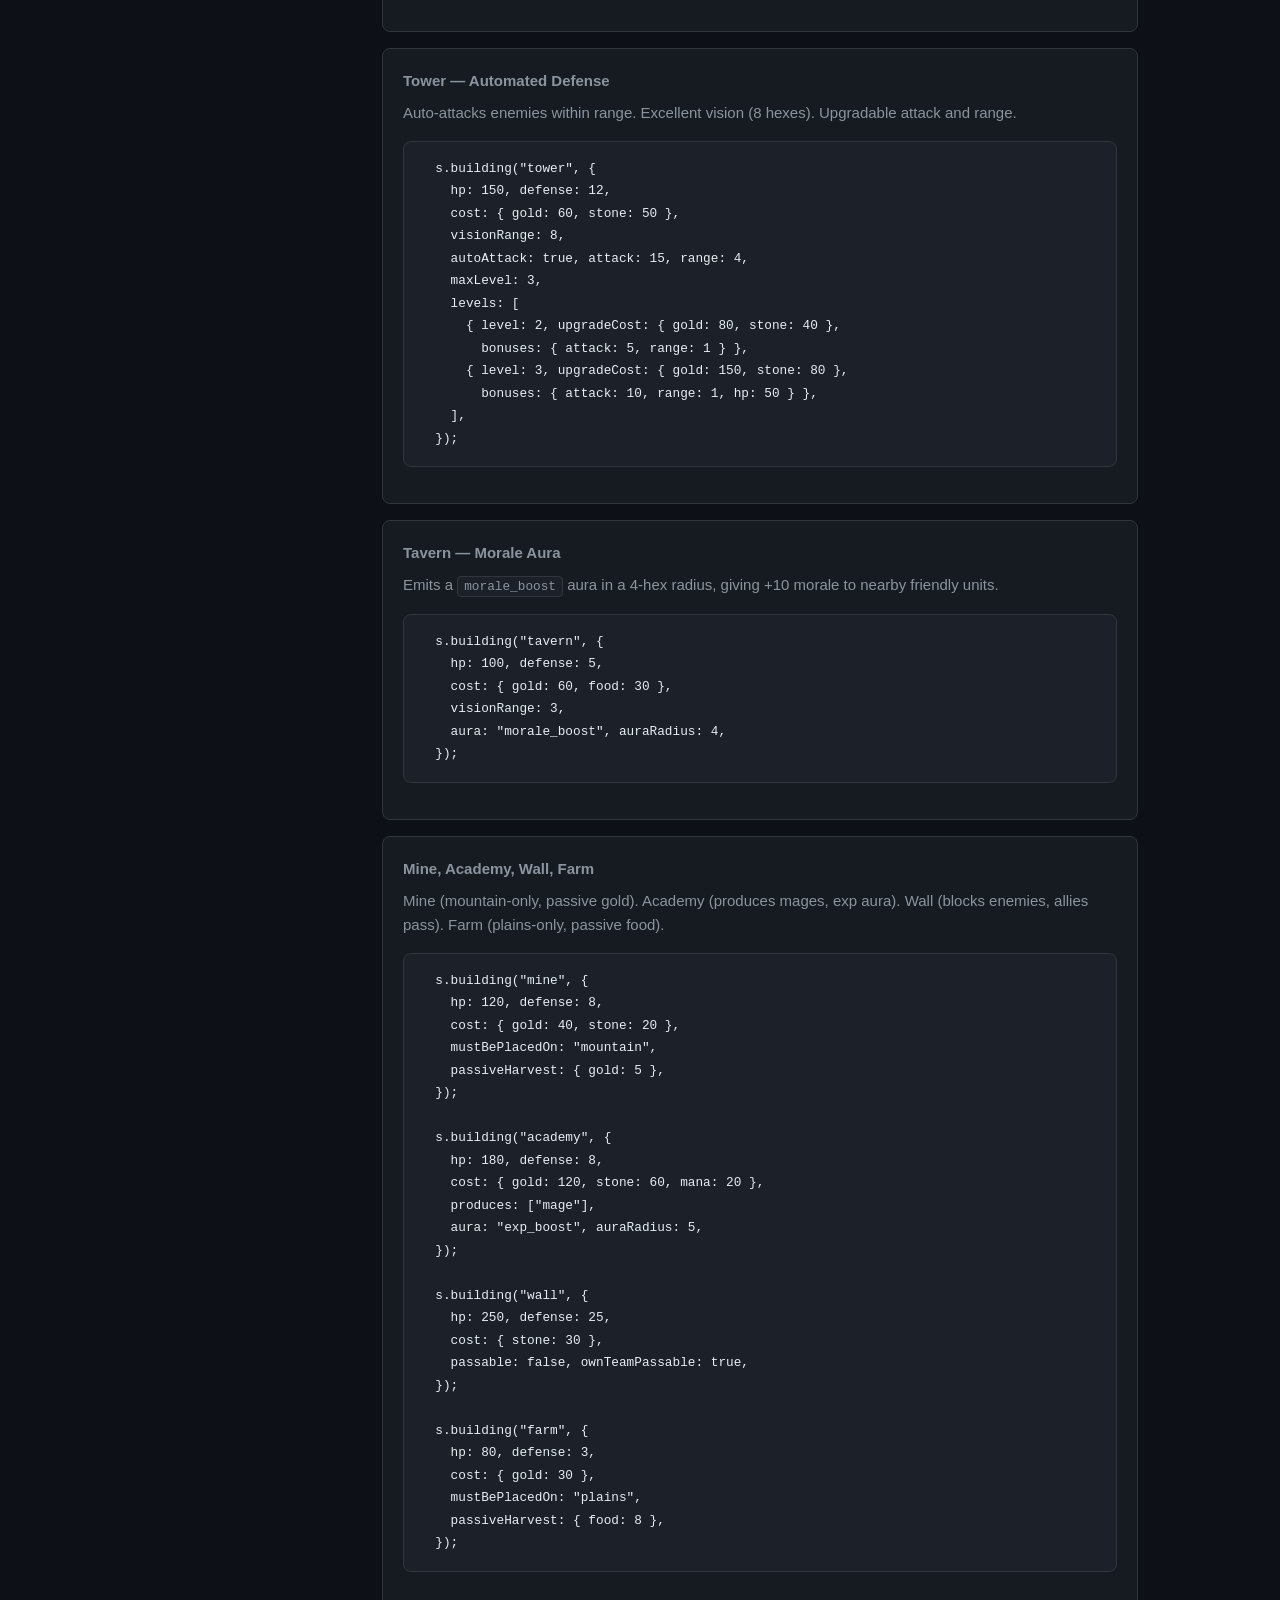
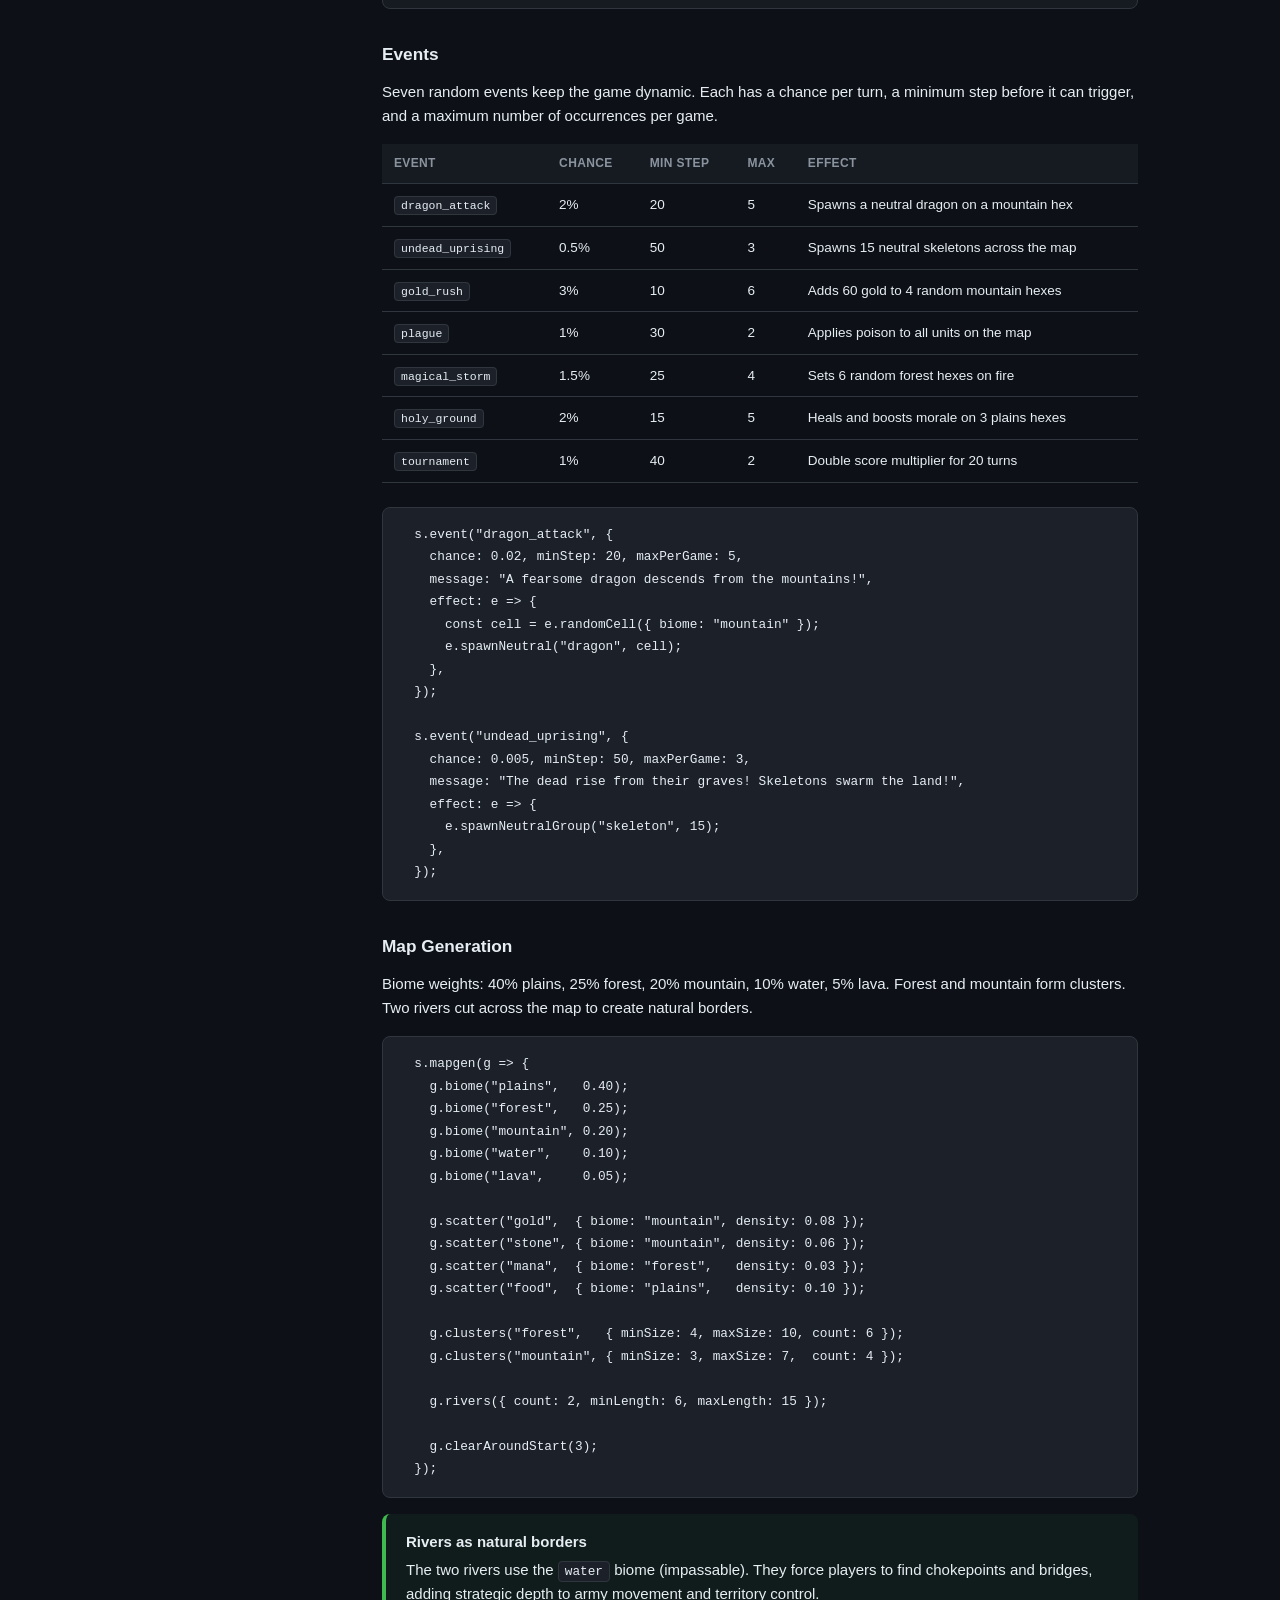
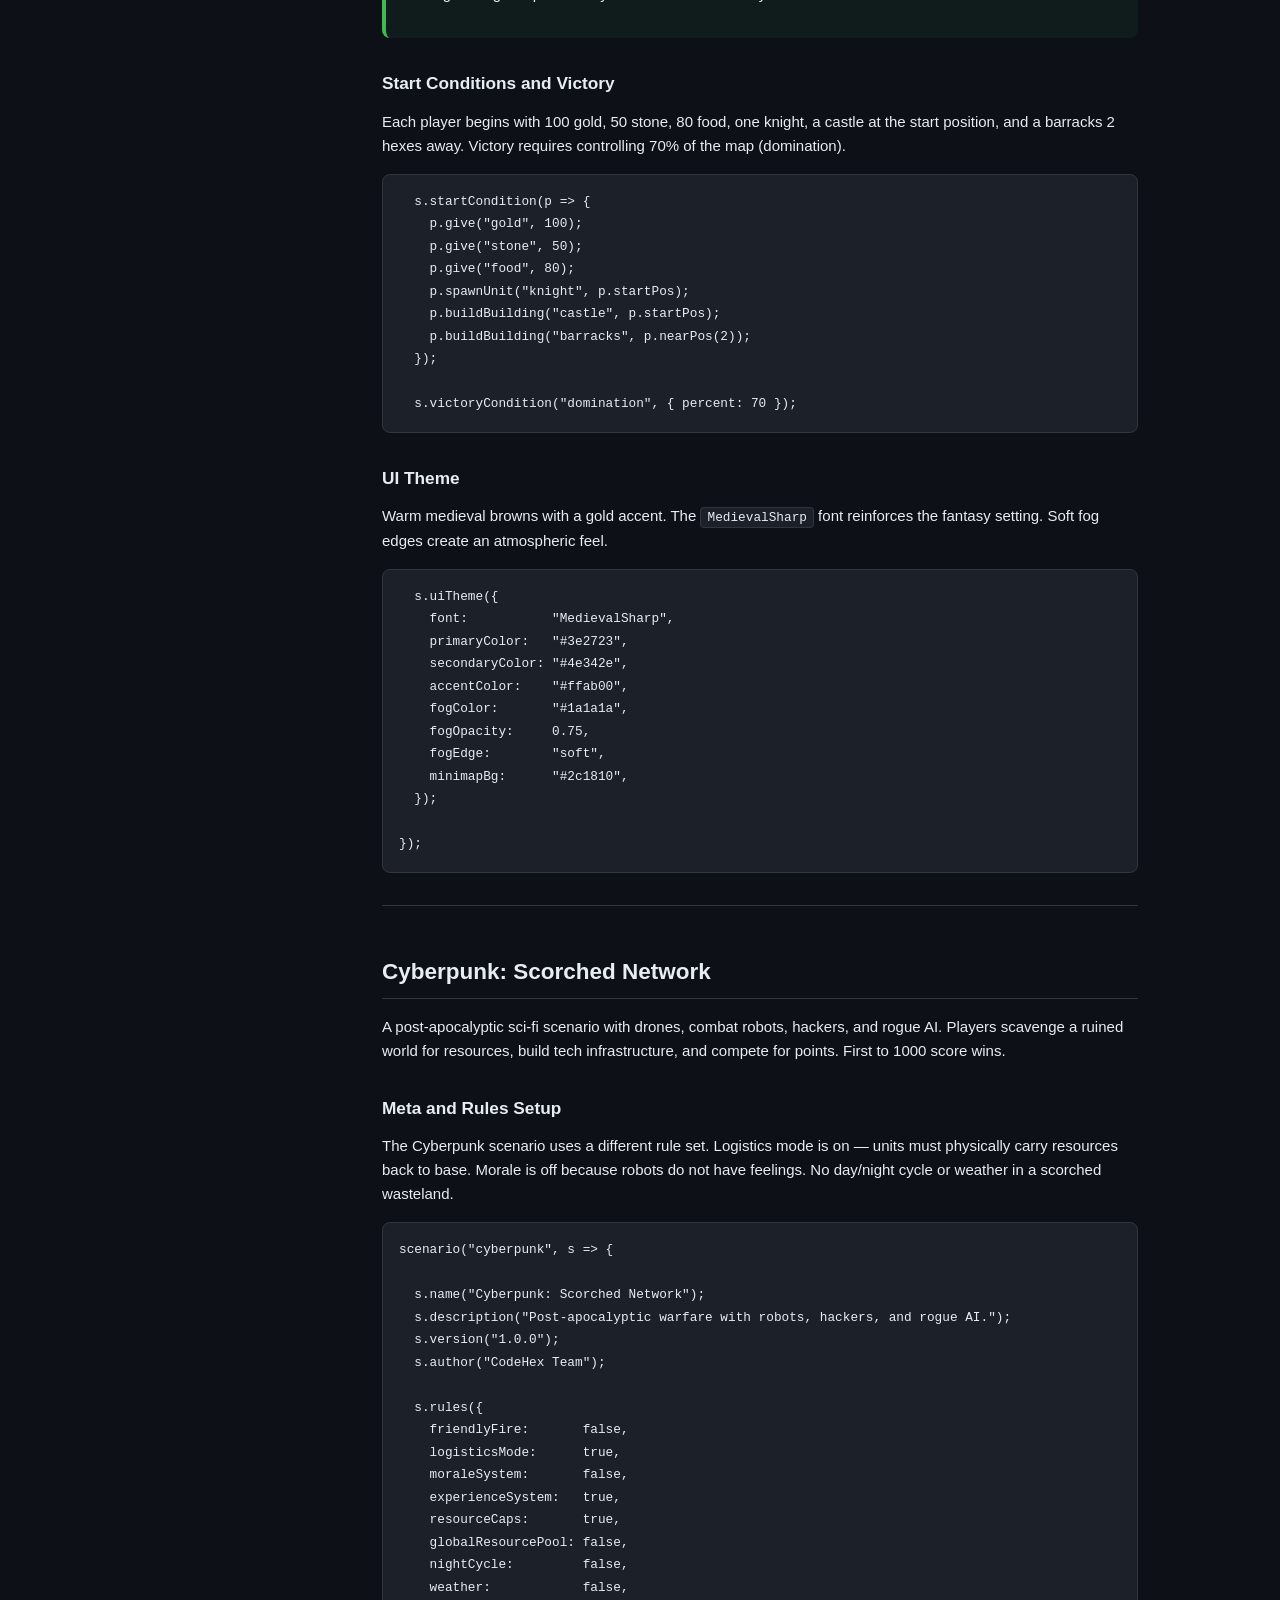
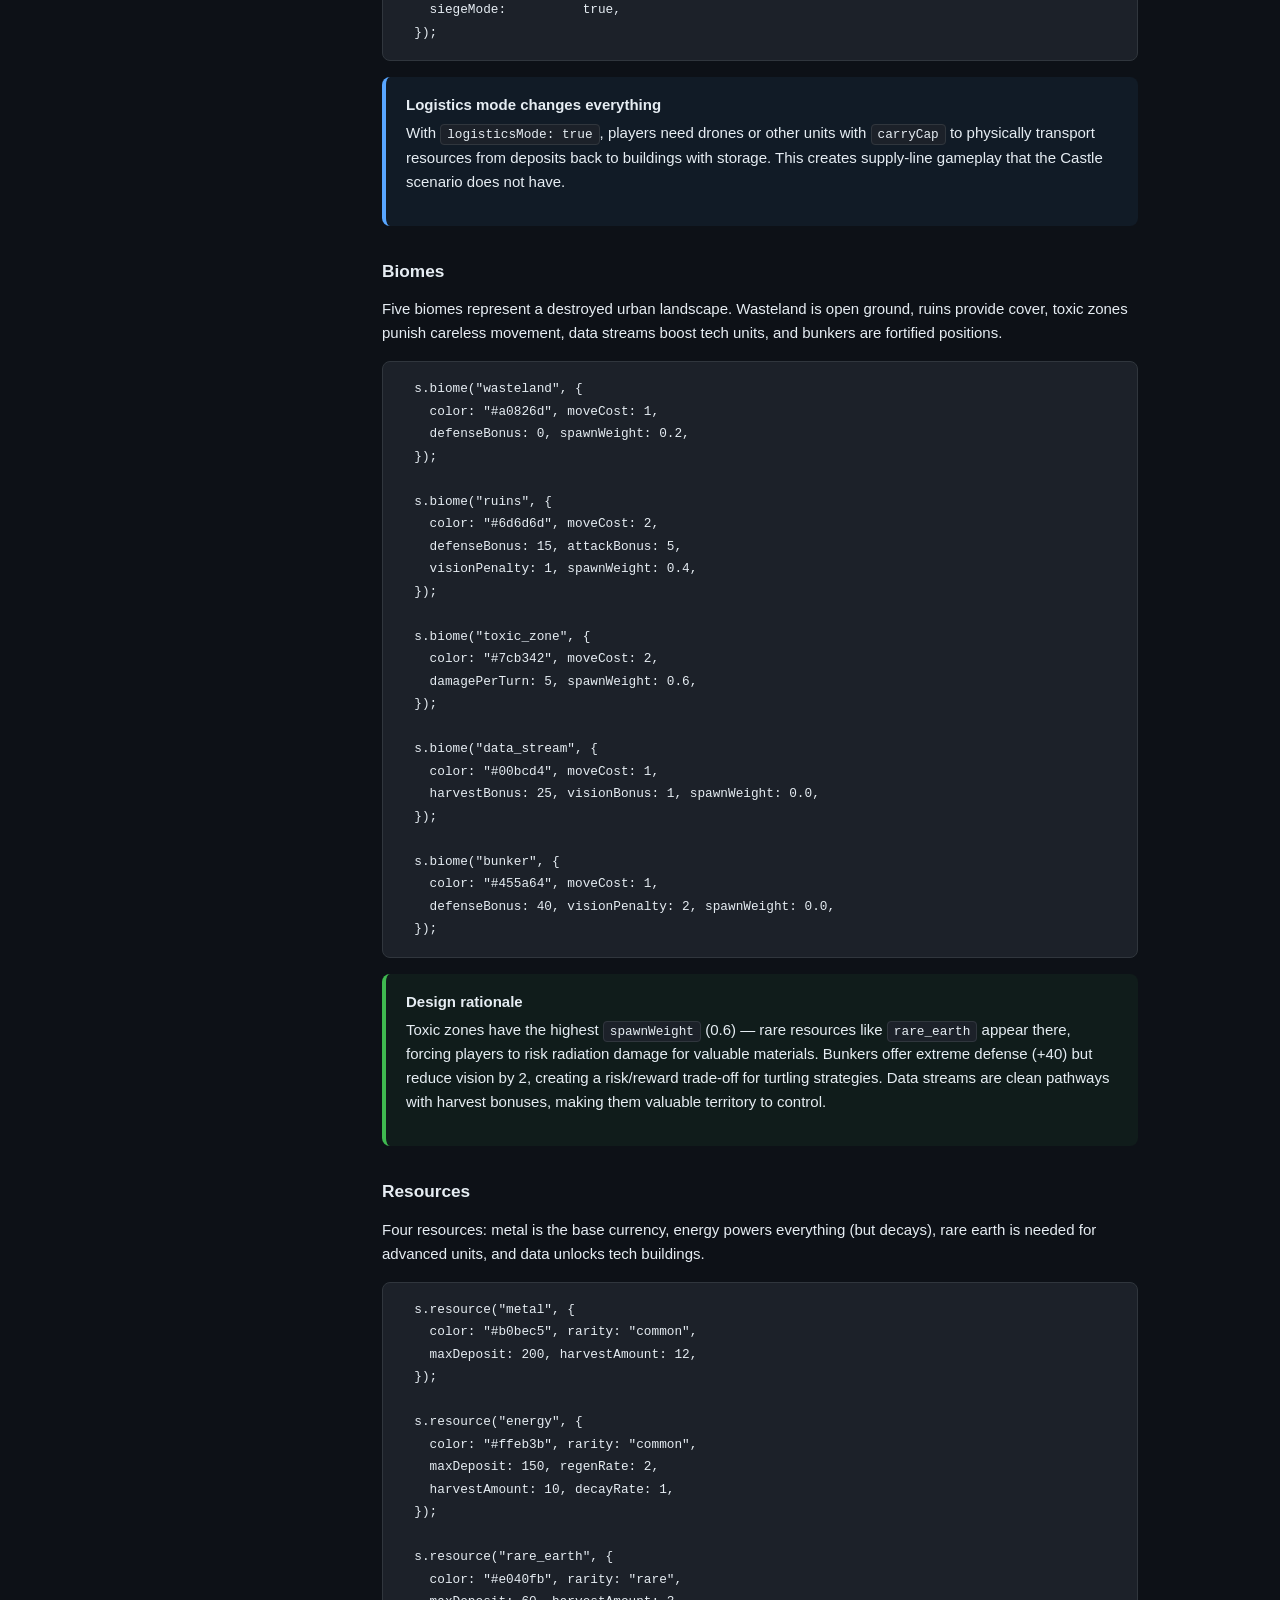
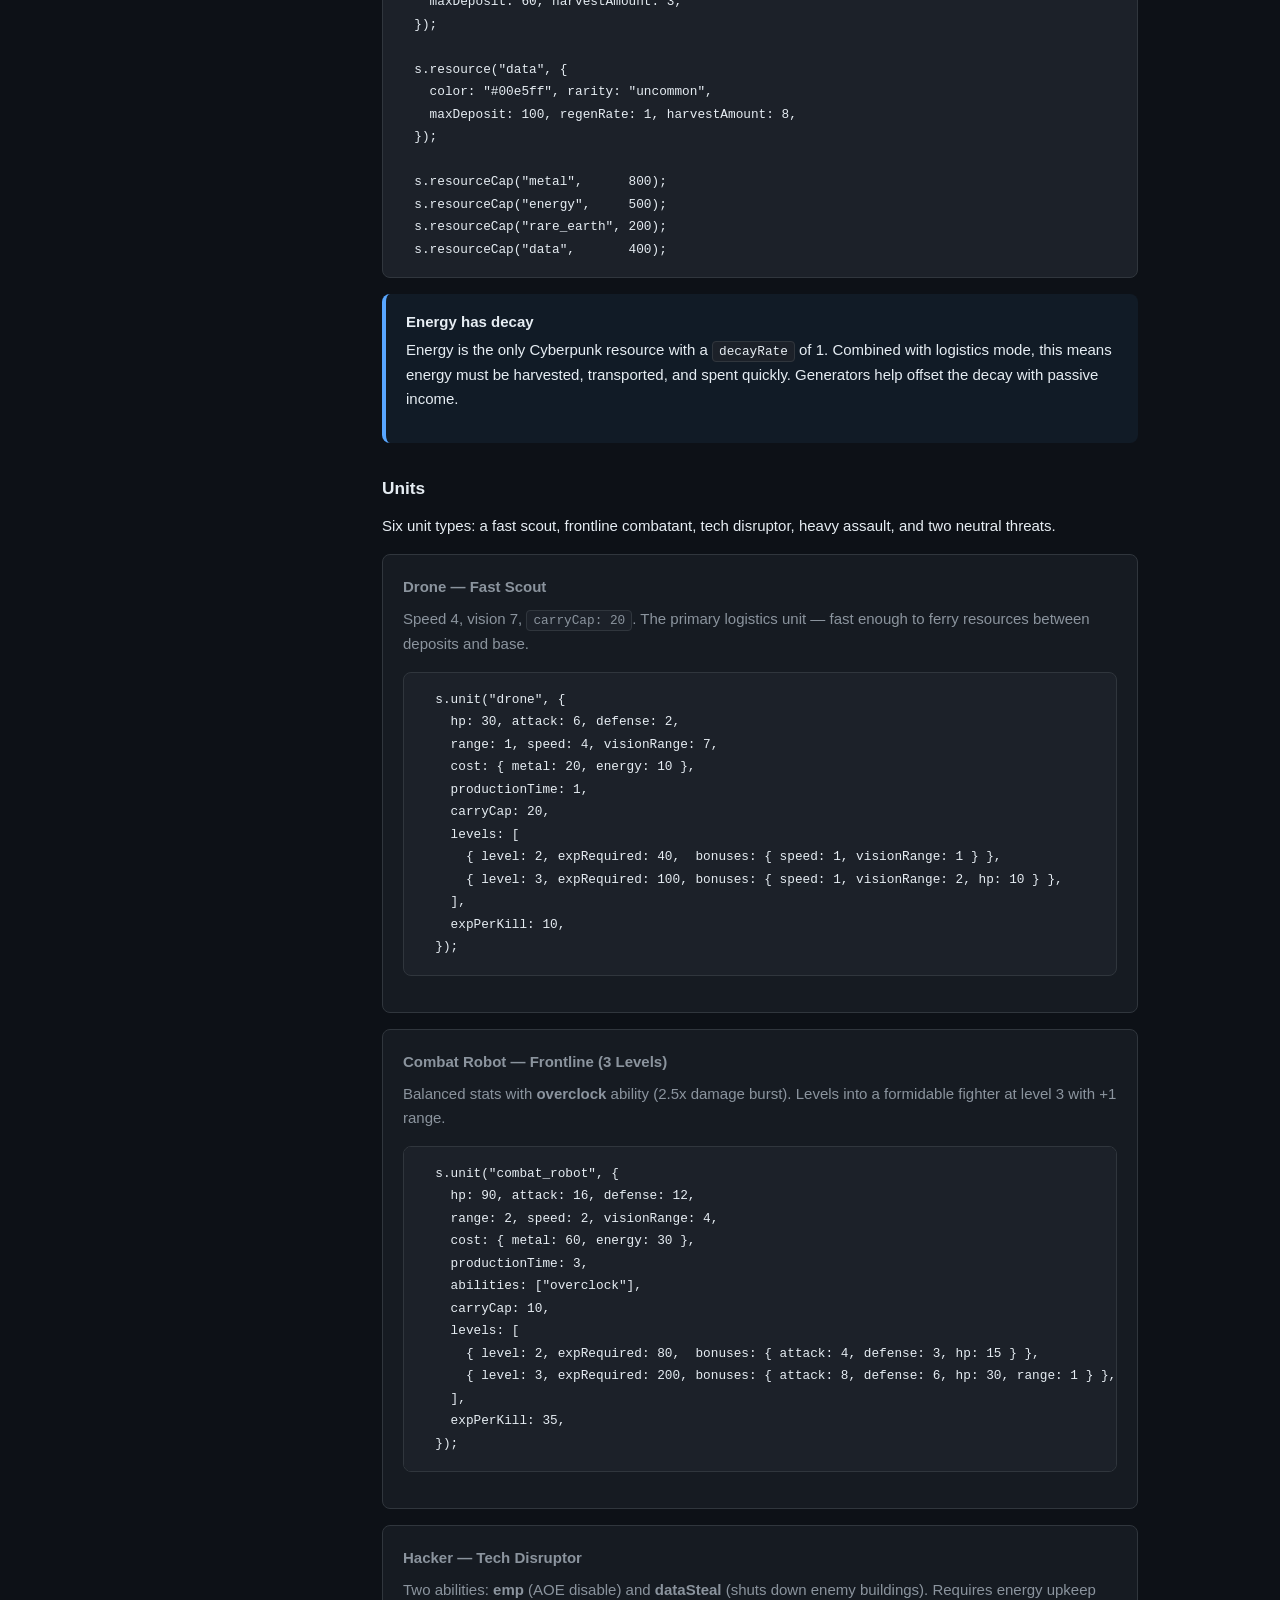
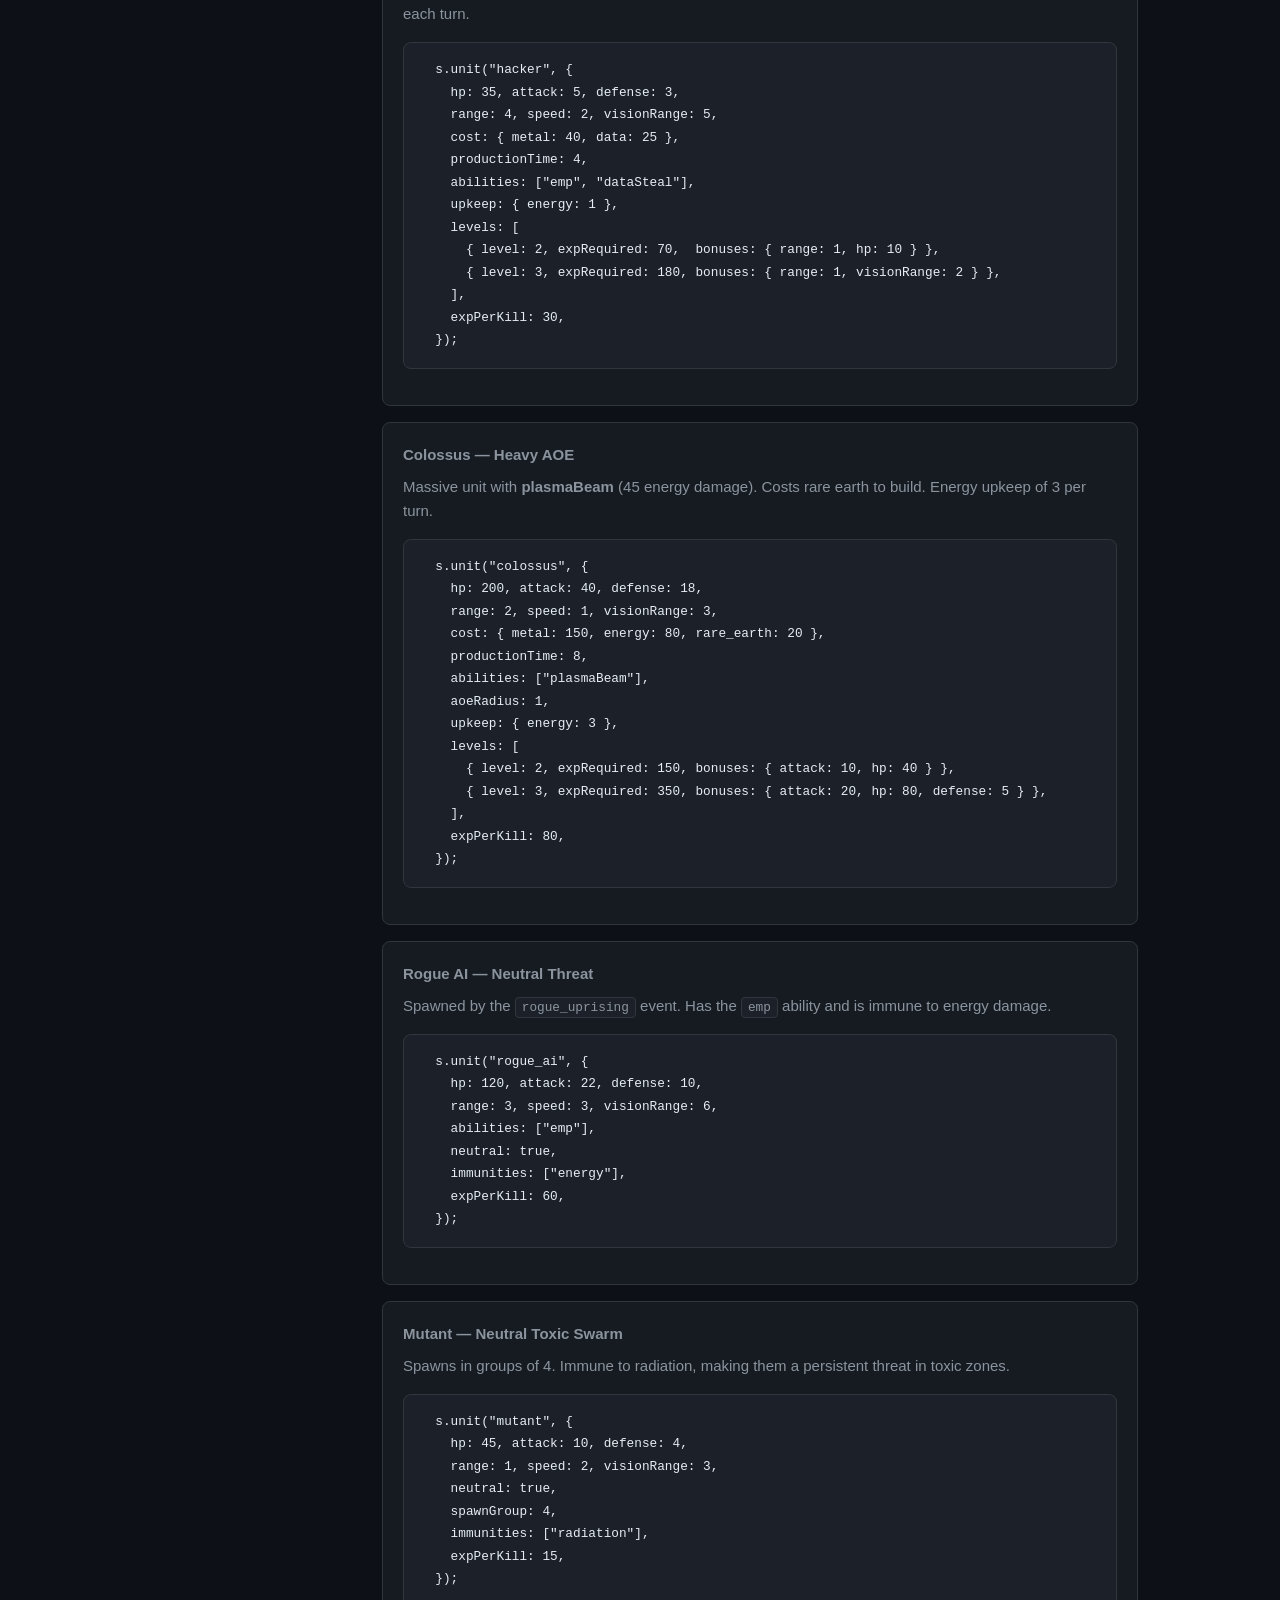
<file: docs/pages/examples.html>
<!DOCTYPE html>
<!--
  CodeHex Scenarios Documentation — Examples
  Static site, opens in any browser without a server.
-->
<html lang="en">
<head>
  <meta charset="UTF-8">
  <meta name="viewport" content="width=device-width, initial-scale=1.0">
  <title>Examples — CodeHex Scenarios</title>
  <link rel="stylesheet" href="../style.css">
</head>
<body>
  <button class="menu-toggle" aria-label="Toggle menu">&#9776;</button>
  <div class="layout">
    <nav class="sidebar">
      <div class="sidebar-header">
        <h1>CodeHex</h1>
        <div class="subtitle">Scenarios Docs</div>
      </div>
      <div class="sidebar-nav">
        <a href="../index.html">Home</a>
        <a href="quickstart.html">Quick Start</a>
        <div class="section-label">Reference</div>
        <a href="dsl-reference.html">DSL Reference</a>
        <div class="section-label">Guides</div>
        <a href="biomes.html">Biomes</a>
        <a href="units.html">Units</a>
        <a href="buildings.html">Buildings</a>
        <a href="abilities.html">Abilities</a>
        <a href="events.html">Events</a>
        <a href="mapgen.html">Map Generation</a>
        <div class="section-label">Assets</div>
        <a href="sprites.html">Sprites</a>
        <a href="audio.html">Audio</a>
        <div class="section-label">Learn</div>
        <a href="examples.html" class="active">Examples</a>
      </div>
    </nav>

    <main class="main">
      <div class="content">
        <h1>Examples</h1>
        <p class="lead">Learning from the official scenarios &mdash; full annotated walkthroughs of both Castle and Cyberpunk, showing how the same DSL creates completely different gameplay experiences.</p>

        <!-- ════════════════════════════════════════════════════════════════ -->
        <!-- CASTLE SCENARIO                                                 -->
        <!-- ════════════════════════════════════════════════════════════════ -->

        <h2 id="castle">Castle: Age of Kingdoms</h2>
        <p>A classic medieval fantasy scenario featuring knights, archers, mages, and dragons. Players build castles, train armies, and conquer territory. The first player to control 70% of the map wins.</p>

        <!-- Meta & Rules -->
        <h3 id="castle-meta">Meta and Rules Setup</h3>
        <p>The Castle scenario enables most of the advanced gameplay systems. Morale keeps armies fighting effectively, experience rewards veteran units, day/night cycles change visibility, weather adds randomness, and siege mode lets catapults destroy buildings.</p>
        <pre><code>scenario("castle", s =&gt; {

  s.name("Castle: Age of Kingdoms");
  s.description("Medieval fantasy with knights, dragons, and siege warfare.");
  s.version("1.0.0");
  s.author("CodeHex Team");

  s.rules({
    friendlyFire:       false,
    logisticsMode:      false,
    moraleSystem:       true,
    experienceSystem:   true,
    resourceCaps:       true,
    globalResourcePool: false,
    nightCycle:         true,
    weather:            true,
    siegeMode:          true,
  });</code></pre>

        <div class="callout callout-tip">
          <strong>Why no logistics mode?</strong>
          <p>In a medieval setting, resources flow to the player pool automatically &mdash; there is no need for units to physically carry them back to base. This keeps the focus on combat and territory control rather than supply-line management.</p>
        </div>

        <!-- Biomes -->
        <h3 id="castle-biomes">Biomes</h3>
        <p>Five biomes create a balanced fantasy battlefield. Plains are easy to cross, forests reward defensive play, mountains offer strategic high ground, water shapes pathing, and lava creates a niche for the dragon.</p>
        <pre><code>  s.biome("plains", {
    color: "#8db360", moveCost: 1,
    defenseBonus: 0, attackBonus: 0,
    harvestBonus: 10, spawnWeight: 0.3,
  });

  s.biome("forest", {
    color: "#2d5a27", moveCost: 2,
    defenseBonus: 20, visionPenalty: 1, spawnWeight: 0.5,
  });

  s.biome("mountain", {
    color: "#8a8a8a", moveCost: 3,
    defenseBonus: 30, attackBonus: 10,
    visionBonus: 2, spawnWeight: 0.1,
  });

  s.biome("water", {
    color: "#3a7bd5", impassable: true,
  });

  s.biome("lava", {
    color: "#ff4500", moveCost: 2,
    damagePerTurn: 10, allowedUnits: ["dragon"], spawnWeight: 0.0,
  });</code></pre>

        <div class="callout callout-info">
          <strong>Balance choices</strong>
          <p>Forest has the highest <code>spawnWeight</code> (0.5) making it the richest biome for resources. Mountain has the lowest (0.1) &mdash; its power comes from defense and vision, not harvesting. Lava and water have zero spawn weight since neither should contain collectible resources.</p>
        </div>

        <!-- Resources -->
        <h3 id="castle-resources">Resources</h3>
        <p>Four resources with different roles: gold is the universal currency, stone is for fortifications, mana powers magic, and food sustains armies. Resource caps prevent hoarding.</p>
        <pre><code>  s.resource("gold", {
    color: "#ffd700", rarity: "common",
    maxDeposit: 200, harvestAmount: 15,
  });

  s.resource("stone", {
    color: "#808080", rarity: "uncommon",
    maxDeposit: 150, harvestAmount: 10,
  });

  s.resource("mana", {
    color: "#9c27b0", rarity: "rare",
    maxDeposit: 80, regenRate: 1, harvestAmount: 5,
  });

  s.resource("food", {
    color: "#8bc34a", rarity: "common",
    maxDeposit: 250, regenRate: 3, harvestAmount: 20, decayRate: 1,
  });

  s.resourceCap("gold",  1000);
  s.resourceCap("stone", 500);
  s.resourceCap("mana",  300);
  s.resourceCap("food",  800);</code></pre>

        <div class="callout callout-tip">
          <strong>Food decays</strong>
          <p>Food is the only Castle resource with a <code>decayRate</code>. This forces players to keep building farms and managing supply &mdash; you cannot stockpile food indefinitely.</p>
        </div>

        <!-- Units -->
        <h3 id="castle-units">Units</h3>
        <p>Six unit types cover all roles: frontline melee, ranged damage, magic support, siege, and two neutral threats.</p>

        <div class="card">
          <h4 class="mt-0">Knight &mdash; Frontline Melee</h4>
          <p class="text-muted">Heavy melee unit with <strong>charge</strong> ability. 3 experience levels. The backbone of any army.</p>
          <pre><code>  s.unit("knight", {
    hp: 100, attack: 18, defense: 14,
    range: 1, speed: 2, visionRange: 3,
    cost: { gold: 50, food: 20 },
    productionTime: 3,
    abilities: ["charge"],
    levels: [
      { level: 2, expRequired: 80,  bonuses: { attack: 4, hp: 20, defense: 2 } },
      { level: 3, expRequired: 200, bonuses: { attack: 8, hp: 40, defense: 5 } },
    ],
    expPerKill: 30,
  });</code></pre>
        </div>

        <div class="card">
          <h4 class="mt-0">Archer &mdash; Ranged Damage</h4>
          <p class="text-muted">Fragile ranged unit with <strong>volley</strong> (hits up to 3 targets in an area). Excellent vision range.</p>
          <pre><code>  s.unit("archer", {
    hp: 55, attack: 14, defense: 5,
    range: 3, speed: 2, visionRange: 5,
    cost: { gold: 35, food: 15 },
    productionTime: 2,
    abilities: ["volley"],
    levels: [
      { level: 2, expRequired: 60,  bonuses: { attack: 3, range: 1 } },
      { level: 3, expRequired: 160, bonuses: { attack: 6, visionRange: 1 } },
    ],
    expPerKill: 25,
  });</code></pre>
        </div>

        <div class="card">
          <h4 class="mt-0">Mage &mdash; Magic Support</h4>
          <p class="text-muted">Dual-role caster with <strong>fireball</strong> (AOE fire damage + burn) and <strong>healAlly</strong>. Requires mana upkeep each turn.</p>
          <pre><code>  s.unit("mage", {
    hp: 40, attack: 10, defense: 3,
    range: 3, speed: 1, visionRange: 4,
    cost: { gold: 80, mana: 30 },
    productionTime: 5,
    abilities: ["fireball", "healAlly"],
    upkeep: { mana: 2 },
    levels: [
      { level: 2, expRequired: 100, bonuses: { attack: 5, hp: 10 } },
      { level: 3, expRequired: 250, bonuses: { attack: 10, hp: 20, range: 1 } },
    ],
    expPerKill: 40,
  });</code></pre>
        </div>

        <div class="card">
          <h4 class="mt-0">Catapult &mdash; Siege Weapon</h4>
          <p class="text-muted">Slow but devastating. <strong>Bombardment</strong> deals 60 AOE damage with stun. Essential for breaking walls and castles.</p>
          <pre><code>  s.unit("catapult", {
    hp: 70, attack: 25, defense: 4,
    range: 5, speed: 1, visionRange: 2,
    cost: { gold: 100, stone: 60 },
    productionTime: 6,
    abilities: ["bombardment"],
    aoeRadius: 2,
    expPerKill: 50,
  });</code></pre>
        </div>

        <div class="card">
          <h4 class="mt-0">Dragon &mdash; Neutral Boss</h4>
          <p class="text-muted">Spawned by the <code>dragon_attack</code> event. Immune to fire, can cross lava. Massive stats and 100 XP on kill.</p>
          <pre><code>  s.unit("dragon", {
    hp: 250, attack: 45, defense: 20,
    range: 2, speed: 3, visionRange: 6,
    abilities: ["fireBreath"],
    neutral: true,
    immunities: ["fire"],
    expPerKill: 100,
  });</code></pre>
        </div>

        <div class="card">
          <h4 class="mt-0">Skeleton &mdash; Neutral Swarm</h4>
          <p class="text-muted">Weak individually but spawns in groups of 5. Triggered by the <code>undead_uprising</code> event (15 at once).</p>
          <pre><code>  s.unit("skeleton", {
    hp: 25, attack: 6, defense: 2,
    range: 1, speed: 2, visionRange: 2,
    neutral: true,
    spawnGroup: 5,
    expPerKill: 10,
  });</code></pre>
        </div>

        <!-- Buildings -->
        <h3 id="castle-buildings">Buildings</h3>
        <p>Eight building types covering production, defense, economy, and support. Most can be upgraded.</p>

        <div class="card">
          <h4 class="mt-0">Castle &mdash; Main Base (3 Levels)</h4>
          <p class="text-muted">The primary building. Produces knights and archers. Upgrades increase HP, defense, and vision. Also provides resource storage.</p>
          <pre><code>  s.building("castle", {
    hp: 500, defense: 20,
    cost: { gold: 0 },
    produces: ["knight", "archer"],
    visionRange: 6, maxLevel: 3,
    levels: [
      { level: 2, upgradeCost: { gold: 200, stone: 100 },
        bonuses: { hp: 150, defense: 5 } },
      { level: 3, upgradeCost: { gold: 400, stone: 200 },
        bonuses: { hp: 300, defense: 10, visionRange: 2 } },
    ],
    storage: { gold: 500, stone: 200, mana: 100, food: 300 },
  });</code></pre>
        </div>

        <div class="card">
          <h4 class="mt-0">Barracks &mdash; Military Production</h4>
          <p class="text-muted">Produces knights, archers, and catapults. Has a <code>productionSpeedBonus</code> of 1 &mdash; units train one turn faster here.</p>
          <pre><code>  s.building("barracks", {
    hp: 200, defense: 10,
    cost: { gold: 80, stone: 40 },
    produces: ["knight", "archer", "catapult"],
    visionRange: 3, maxLevel: 2,
    levels: [
      { level: 2, upgradeCost: { gold: 120, stone: 60 },
        bonuses: { hp: 80 } },
    ],
    productionSpeedBonus: 1,
  });</code></pre>
        </div>

        <div class="card">
          <h4 class="mt-0">Tower &mdash; Automated Defense</h4>
          <p class="text-muted">Auto-attacks enemies within range. Excellent vision (8 hexes). Upgradable attack and range.</p>
          <pre><code>  s.building("tower", {
    hp: 150, defense: 12,
    cost: { gold: 60, stone: 50 },
    visionRange: 8,
    autoAttack: true, attack: 15, range: 4,
    maxLevel: 3,
    levels: [
      { level: 2, upgradeCost: { gold: 80, stone: 40 },
        bonuses: { attack: 5, range: 1 } },
      { level: 3, upgradeCost: { gold: 150, stone: 80 },
        bonuses: { attack: 10, range: 1, hp: 50 } },
    ],
  });</code></pre>
        </div>

        <div class="card">
          <h4 class="mt-0">Tavern &mdash; Morale Aura</h4>
          <p class="text-muted">Emits a <code>morale_boost</code> aura in a 4-hex radius, giving +10 morale to nearby friendly units.</p>
          <pre><code>  s.building("tavern", {
    hp: 100, defense: 5,
    cost: { gold: 60, food: 30 },
    visionRange: 3,
    aura: "morale_boost", auraRadius: 4,
  });</code></pre>
        </div>

        <div class="card">
          <h4 class="mt-0">Mine, Academy, Wall, Farm</h4>
          <p class="text-muted">Mine (mountain-only, passive gold). Academy (produces mages, exp aura). Wall (blocks enemies, allies pass). Farm (plains-only, passive food).</p>
          <pre><code>  s.building("mine", {
    hp: 120, defense: 8,
    cost: { gold: 40, stone: 20 },
    mustBePlacedOn: "mountain",
    passiveHarvest: { gold: 5 },
  });

  s.building("academy", {
    hp: 180, defense: 8,
    cost: { gold: 120, stone: 60, mana: 20 },
    produces: ["mage"],
    aura: "exp_boost", auraRadius: 5,
  });

  s.building("wall", {
    hp: 250, defense: 25,
    cost: { stone: 30 },
    passable: false, ownTeamPassable: true,
  });

  s.building("farm", {
    hp: 80, defense: 3,
    cost: { gold: 30 },
    mustBePlacedOn: "plains",
    passiveHarvest: { food: 8 },
  });</code></pre>
        </div>

        <!-- Events -->
        <h3 id="castle-events">Events</h3>
        <p>Seven random events keep the game dynamic. Each has a chance per turn, a minimum step before it can trigger, and a maximum number of occurrences per game.</p>

        <table>
          <thead>
            <tr>
              <th>Event</th>
              <th>Chance</th>
              <th>Min Step</th>
              <th>Max</th>
              <th>Effect</th>
            </tr>
          </thead>
          <tbody>
            <tr>
              <td><code>dragon_attack</code></td>
              <td>2%</td>
              <td>20</td>
              <td>5</td>
              <td>Spawns a neutral dragon on a mountain hex</td>
            </tr>
            <tr>
              <td><code>undead_uprising</code></td>
              <td>0.5%</td>
              <td>50</td>
              <td>3</td>
              <td>Spawns 15 neutral skeletons across the map</td>
            </tr>
            <tr>
              <td><code>gold_rush</code></td>
              <td>3%</td>
              <td>10</td>
              <td>6</td>
              <td>Adds 60 gold to 4 random mountain hexes</td>
            </tr>
            <tr>
              <td><code>plague</code></td>
              <td>1%</td>
              <td>30</td>
              <td>2</td>
              <td>Applies poison to all units on the map</td>
            </tr>
            <tr>
              <td><code>magical_storm</code></td>
              <td>1.5%</td>
              <td>25</td>
              <td>4</td>
              <td>Sets 6 random forest hexes on fire</td>
            </tr>
            <tr>
              <td><code>holy_ground</code></td>
              <td>2%</td>
              <td>15</td>
              <td>5</td>
              <td>Heals and boosts morale on 3 plains hexes</td>
            </tr>
            <tr>
              <td><code>tournament</code></td>
              <td>1%</td>
              <td>40</td>
              <td>2</td>
              <td>Double score multiplier for 20 turns</td>
            </tr>
          </tbody>
        </table>

        <pre><code>  s.event("dragon_attack", {
    chance: 0.02, minStep: 20, maxPerGame: 5,
    message: "A fearsome dragon descends from the mountains!",
    effect: e =&gt; {
      const cell = e.randomCell({ biome: "mountain" });
      e.spawnNeutral("dragon", cell);
    },
  });

  s.event("undead_uprising", {
    chance: 0.005, minStep: 50, maxPerGame: 3,
    message: "The dead rise from their graves! Skeletons swarm the land!",
    effect: e =&gt; {
      e.spawnNeutralGroup("skeleton", 15);
    },
  });</code></pre>

        <!-- Map Generation -->
        <h3 id="castle-mapgen">Map Generation</h3>
        <p>Biome weights: 40% plains, 25% forest, 20% mountain, 10% water, 5% lava. Forest and mountain form clusters. Two rivers cut across the map to create natural borders.</p>
        <pre><code>  s.mapgen(g =&gt; {
    g.biome("plains",   0.40);
    g.biome("forest",   0.25);
    g.biome("mountain", 0.20);
    g.biome("water",    0.10);
    g.biome("lava",     0.05);

    g.scatter("gold",  { biome: "mountain", density: 0.08 });
    g.scatter("stone", { biome: "mountain", density: 0.06 });
    g.scatter("mana",  { biome: "forest",   density: 0.03 });
    g.scatter("food",  { biome: "plains",   density: 0.10 });

    g.clusters("forest",   { minSize: 4, maxSize: 10, count: 6 });
    g.clusters("mountain", { minSize: 3, maxSize: 7,  count: 4 });

    g.rivers({ count: 2, minLength: 6, maxLength: 15 });

    g.clearAroundStart(3);
  });</code></pre>

        <div class="callout callout-tip">
          <strong>Rivers as natural borders</strong>
          <p>The two rivers use the <code>water</code> biome (impassable). They force players to find chokepoints and bridges, adding strategic depth to army movement and territory control.</p>
        </div>

        <!-- Start Conditions & Victory -->
        <h3 id="castle-start">Start Conditions and Victory</h3>
        <p>Each player begins with 100 gold, 50 stone, 80 food, one knight, a castle at the start position, and a barracks 2 hexes away. Victory requires controlling 70% of the map (domination).</p>
        <pre><code>  s.startCondition(p =&gt; {
    p.give("gold", 100);
    p.give("stone", 50);
    p.give("food", 80);
    p.spawnUnit("knight", p.startPos);
    p.buildBuilding("castle", p.startPos);
    p.buildBuilding("barracks", p.nearPos(2));
  });

  s.victoryCondition("domination", { percent: 70 });</code></pre>

        <!-- UI Theme -->
        <h3 id="castle-ui">UI Theme</h3>
        <p>Warm medieval browns with a gold accent. The <code>MedievalSharp</code> font reinforces the fantasy setting. Soft fog edges create an atmospheric feel.</p>
        <pre><code>  s.uiTheme({
    font:           "MedievalSharp",
    primaryColor:   "#3e2723",
    secondaryColor: "#4e342e",
    accentColor:    "#ffab00",
    fogColor:       "#1a1a1a",
    fogOpacity:     0.75,
    fogEdge:        "soft",
    minimapBg:      "#2c1810",
  });

});</code></pre>

        <hr>

        <!-- ════════════════════════════════════════════════════════════════ -->
        <!-- CYBERPUNK SCENARIO                                              -->
        <!-- ════════════════════════════════════════════════════════════════ -->

        <h2 id="cyberpunk">Cyberpunk: Scorched Network</h2>
        <p>A post-apocalyptic sci-fi scenario with drones, combat robots, hackers, and rogue AI. Players scavenge a ruined world for resources, build tech infrastructure, and compete for points. First to 1000 score wins.</p>

        <!-- Meta & Rules -->
        <h3 id="cyber-meta">Meta and Rules Setup</h3>
        <p>The Cyberpunk scenario uses a different rule set. Logistics mode is on &mdash; units must physically carry resources back to base. Morale is off because robots do not have feelings. No day/night cycle or weather in a scorched wasteland.</p>
        <pre><code>scenario("cyberpunk", s =&gt; {

  s.name("Cyberpunk: Scorched Network");
  s.description("Post-apocalyptic warfare with robots, hackers, and rogue AI.");
  s.version("1.0.0");
  s.author("CodeHex Team");

  s.rules({
    friendlyFire:       false,
    logisticsMode:      true,
    moraleSystem:       false,
    experienceSystem:   true,
    resourceCaps:       true,
    globalResourcePool: false,
    nightCycle:         false,
    weather:            false,
    siegeMode:          true,
  });</code></pre>

        <div class="callout callout-info">
          <strong>Logistics mode changes everything</strong>
          <p>With <code>logisticsMode: true</code>, players need drones or other units with <code>carryCap</code> to physically transport resources from deposits back to buildings with storage. This creates supply-line gameplay that the Castle scenario does not have.</p>
        </div>

        <!-- Biomes -->
        <h3 id="cyber-biomes">Biomes</h3>
        <p>Five biomes represent a destroyed urban landscape. Wasteland is open ground, ruins provide cover, toxic zones punish careless movement, data streams boost tech units, and bunkers are fortified positions.</p>
        <pre><code>  s.biome("wasteland", {
    color: "#a0826d", moveCost: 1,
    defenseBonus: 0, spawnWeight: 0.2,
  });

  s.biome("ruins", {
    color: "#6d6d6d", moveCost: 2,
    defenseBonus: 15, attackBonus: 5,
    visionPenalty: 1, spawnWeight: 0.4,
  });

  s.biome("toxic_zone", {
    color: "#7cb342", moveCost: 2,
    damagePerTurn: 5, spawnWeight: 0.6,
  });

  s.biome("data_stream", {
    color: "#00bcd4", moveCost: 1,
    harvestBonus: 25, visionBonus: 1, spawnWeight: 0.0,
  });

  s.biome("bunker", {
    color: "#455a64", moveCost: 1,
    defenseBonus: 40, visionPenalty: 2, spawnWeight: 0.0,
  });</code></pre>

        <div class="callout callout-tip">
          <strong>Design rationale</strong>
          <p>Toxic zones have the highest <code>spawnWeight</code> (0.6) &mdash; rare resources like <code>rare_earth</code> appear there, forcing players to risk radiation damage for valuable materials. Bunkers offer extreme defense (+40) but reduce vision by 2, creating a risk/reward trade-off for turtling strategies. Data streams are clean pathways with harvest bonuses, making them valuable territory to control.</p>
        </div>

        <!-- Resources -->
        <h3 id="cyber-resources">Resources</h3>
        <p>Four resources: metal is the base currency, energy powers everything (but decays), rare earth is needed for advanced units, and data unlocks tech buildings.</p>
        <pre><code>  s.resource("metal", {
    color: "#b0bec5", rarity: "common",
    maxDeposit: 200, harvestAmount: 12,
  });

  s.resource("energy", {
    color: "#ffeb3b", rarity: "common",
    maxDeposit: 150, regenRate: 2,
    harvestAmount: 10, decayRate: 1,
  });

  s.resource("rare_earth", {
    color: "#e040fb", rarity: "rare",
    maxDeposit: 60, harvestAmount: 3,
  });

  s.resource("data", {
    color: "#00e5ff", rarity: "uncommon",
    maxDeposit: 100, regenRate: 1, harvestAmount: 8,
  });

  s.resourceCap("metal",      800);
  s.resourceCap("energy",     500);
  s.resourceCap("rare_earth", 200);
  s.resourceCap("data",       400);</code></pre>

        <div class="callout callout-info">
          <strong>Energy has decay</strong>
          <p>Energy is the only Cyberpunk resource with a <code>decayRate</code> of 1. Combined with logistics mode, this means energy must be harvested, transported, and spent quickly. Generators help offset the decay with passive income.</p>
        </div>

        <!-- Units -->
        <h3 id="cyber-units">Units</h3>
        <p>Six unit types: a fast scout, frontline combatant, tech disruptor, heavy assault, and two neutral threats.</p>

        <div class="card">
          <h4 class="mt-0">Drone &mdash; Fast Scout</h4>
          <p class="text-muted">Speed 4, vision 7, <code>carryCap: 20</code>. The primary logistics unit &mdash; fast enough to ferry resources between deposits and base.</p>
          <pre><code>  s.unit("drone", {
    hp: 30, attack: 6, defense: 2,
    range: 1, speed: 4, visionRange: 7,
    cost: { metal: 20, energy: 10 },
    productionTime: 1,
    carryCap: 20,
    levels: [
      { level: 2, expRequired: 40,  bonuses: { speed: 1, visionRange: 1 } },
      { level: 3, expRequired: 100, bonuses: { speed: 1, visionRange: 2, hp: 10 } },
    ],
    expPerKill: 10,
  });</code></pre>
        </div>

        <div class="card">
          <h4 class="mt-0">Combat Robot &mdash; Frontline (3 Levels)</h4>
          <p class="text-muted">Balanced stats with <strong>overclock</strong> ability (2.5x damage burst). Levels into a formidable fighter at level 3 with +1 range.</p>
          <pre><code>  s.unit("combat_robot", {
    hp: 90, attack: 16, defense: 12,
    range: 2, speed: 2, visionRange: 4,
    cost: { metal: 60, energy: 30 },
    productionTime: 3,
    abilities: ["overclock"],
    carryCap: 10,
    levels: [
      { level: 2, expRequired: 80,  bonuses: { attack: 4, defense: 3, hp: 15 } },
      { level: 3, expRequired: 200, bonuses: { attack: 8, defense: 6, hp: 30, range: 1 } },
    ],
    expPerKill: 35,
  });</code></pre>
        </div>

        <div class="card">
          <h4 class="mt-0">Hacker &mdash; Tech Disruptor</h4>
          <p class="text-muted">Two abilities: <strong>emp</strong> (AOE disable) and <strong>dataSteal</strong> (shuts down enemy buildings). Requires energy upkeep each turn.</p>
          <pre><code>  s.unit("hacker", {
    hp: 35, attack: 5, defense: 3,
    range: 4, speed: 2, visionRange: 5,
    cost: { metal: 40, data: 25 },
    productionTime: 4,
    abilities: ["emp", "dataSteal"],
    upkeep: { energy: 1 },
    levels: [
      { level: 2, expRequired: 70,  bonuses: { range: 1, hp: 10 } },
      { level: 3, expRequired: 180, bonuses: { range: 1, visionRange: 2 } },
    ],
    expPerKill: 30,
  });</code></pre>
        </div>

        <div class="card">
          <h4 class="mt-0">Colossus &mdash; Heavy AOE</h4>
          <p class="text-muted">Massive unit with <strong>plasmaBeam</strong> (45 energy damage). Costs rare earth to build. Energy upkeep of 3 per turn.</p>
          <pre><code>  s.unit("colossus", {
    hp: 200, attack: 40, defense: 18,
    range: 2, speed: 1, visionRange: 3,
    cost: { metal: 150, energy: 80, rare_earth: 20 },
    productionTime: 8,
    abilities: ["plasmaBeam"],
    aoeRadius: 1,
    upkeep: { energy: 3 },
    levels: [
      { level: 2, expRequired: 150, bonuses: { attack: 10, hp: 40 } },
      { level: 3, expRequired: 350, bonuses: { attack: 20, hp: 80, defense: 5 } },
    ],
    expPerKill: 80,
  });</code></pre>
        </div>

        <div class="card">
          <h4 class="mt-0">Rogue AI &mdash; Neutral Threat</h4>
          <p class="text-muted">Spawned by the <code>rogue_uprising</code> event. Has the <code>emp</code> ability and is immune to energy damage.</p>
          <pre><code>  s.unit("rogue_ai", {
    hp: 120, attack: 22, defense: 10,
    range: 3, speed: 3, visionRange: 6,
    abilities: ["emp"],
    neutral: true,
    immunities: ["energy"],
    expPerKill: 60,
  });</code></pre>
        </div>

        <div class="card">
          <h4 class="mt-0">Mutant &mdash; Neutral Toxic Swarm</h4>
          <p class="text-muted">Spawns in groups of 4. Immune to radiation, making them a persistent threat in toxic zones.</p>
          <pre><code>  s.unit("mutant", {
    hp: 45, attack: 10, defense: 4,
    range: 1, speed: 2, visionRange: 3,
    neutral: true,
    spawnGroup: 4,
    immunities: ["radiation"],
    expPerKill: 15,
  });</code></pre>
        </div>

        <!-- Buildings -->
        <h3 id="cyber-buildings">Buildings</h3>
        <p>Seven building types with a focus on tech infrastructure and passive resource generation.</p>

        <div class="card">
          <h4 class="mt-0">Command Center &mdash; Universal Production</h4>
          <p class="text-muted">Unlike the Castle scenario's split production, the command center produces all four unit types. 3 upgrade levels.</p>
          <pre><code>  s.building("command_center", {
    hp: 400, defense: 18,
    cost: { metal: 0 },
    produces: ["drone", "combat_robot", "hacker", "colossus"],
    visionRange: 6, maxLevel: 3,
    levels: [
      { level: 2, upgradeCost: { metal: 200, energy: 100 },
        bonuses: { hp: 100, defense: 5 } },
      { level: 3, upgradeCost: { metal: 400, energy: 200, rare_earth: 30 },
        bonuses: { hp: 200, defense: 10, visionRange: 2 } },
    ],
    storage: { metal: 400, energy: 200, rare_earth: 50, data: 200 },
  });</code></pre>
        </div>

        <div class="card">
          <h4 class="mt-0">Factory &mdash; Robot Production</h4>
          <p class="text-muted">Specialized for combat robots and colossi. Production speed bonus reduces training time.</p>
          <pre><code>  s.building("factory", {
    hp: 250, defense: 12,
    cost: { metal: 100, energy: 50 },
    produces: ["combat_robot", "colossus"],
    visionRange: 3, maxLevel: 3,
    productionSpeedBonus: 1,
  });</code></pre>
        </div>

        <div class="card">
          <h4 class="mt-0">Generator &mdash; Passive Energy</h4>
          <p class="text-muted">Produces 6 energy per turn passively, countering the energy decay mechanic. Upgradeable for +4 more.</p>
          <pre><code>  s.building("generator", {
    hp: 150, defense: 8,
    cost: { metal: 60 },
    passiveHarvest: { energy: 6 },
    maxLevel: 2,
    levels: [
      { level: 2, upgradeCost: { metal: 80, rare_earth: 10 },
        bonuses: { passiveHarvest: { energy: 4 } } },
    ],
  });</code></pre>
        </div>

        <div class="card">
          <h4 class="mt-0">Server Tower, Shield Dome, Radar, Recycler</h4>
          <p class="text-muted">Server tower (auto-attack + network aura). Shield dome (defense aura). Radar (vision 12). Recycler (ruins-only, passive metal).</p>
          <pre><code>  s.building("server_tower", {
    hp: 200, defense: 10,
    cost: { metal: 80, data: 30 },
    visionRange: 5,
    autoAttack: true, attack: 12, range: 4,
    aura: "network_boost", auraRadius: 4,
  });

  s.building("shield_dome", {
    hp: 180, defense: 20,
    cost: { metal: 100, energy: 60 },
    aura: "shield_aura", auraRadius: 3,
  });

  s.building("radar", {
    hp: 80, defense: 4,
    cost: { metal: 50, energy: 30 },
    visionRange: 12,
  });

  s.building("recycler", {
    hp: 120, defense: 6,
    cost: { metal: 40, energy: 20 },
    mustBePlacedOn: "ruins",
    passiveHarvest: { metal: 4 },
  });</code></pre>
        </div>

        <!-- Events -->
        <h3 id="cyber-events">Events</h3>
        <p>Seven events themed around radiation, technology, and scarcity.</p>

        <table>
          <thead>
            <tr>
              <th>Event</th>
              <th>Chance</th>
              <th>Min Step</th>
              <th>Max</th>
              <th>Effect</th>
            </tr>
          </thead>
          <tbody>
            <tr>
              <td><code>radioactive_fallout</code></td>
              <td>2%</td>
              <td>10</td>
              <td>6</td>
              <td>Places radiation overlays on 5 random hexes</td>
            </tr>
            <tr>
              <td><code>network_virus</code></td>
              <td>1.5%</td>
              <td>20</td>
              <td>4</td>
              <td>Disables ~30% of all units randomly</td>
            </tr>
            <tr>
              <td><code>emp_pulse</code></td>
              <td>1%</td>
              <td>30</td>
              <td>3</td>
              <td>Disables all units on the map</td>
            </tr>
            <tr>
              <td><code>data_cache</code></td>
              <td>3%</td>
              <td>8</td>
              <td>8</td>
              <td>Adds 40 data to 3 data stream hexes</td>
            </tr>
            <tr>
              <td><code>rogue_uprising</code></td>
              <td>0.8%</td>
              <td>40</td>
              <td>3</td>
              <td>Spawns 3 neutral rogue AI units</td>
            </tr>
            <tr>
              <td><code>power_surge</code></td>
              <td>2%</td>
              <td>15</td>
              <td>4</td>
              <td>Generators produce double energy for 10 turns</td>
            </tr>
            <tr>
              <td><code>meteor_strike</code></td>
              <td>1%</td>
              <td>25</td>
              <td>5</td>
              <td>Creates a long-lasting radiation zone at impact</td>
            </tr>
          </tbody>
        </table>

        <pre><code>  s.event("radioactive_fallout", {
    chance: 0.02, minStep: 10, maxPerGame: 6,
    message: "Radioactive fallout detected! Radiation zones are expanding!",
    effect: e =&gt; {
      const cells = e.randomCells(5);
      cells.forEach(c =&gt; e.addOverlay(c, "radiation", { duration: 12 }));
    },
  });

  s.event("rogue_uprising", {
    chance: 0.008, minStep: 40, maxPerGame: 3,
    message: "Rogue AI units are emerging from the network!",
    effect: e =&gt; {
      e.spawnNeutralGroup("rogue_ai", 3);
    },
  });</code></pre>

        <!-- Map Generation -->
        <h3 id="cyber-mapgen">Map Generation</h3>
        <p>Biome weights: 35% wasteland, 30% ruins, 15% toxic zone, 10% data stream, 10% bunker. Lots of ruins clusters, no rivers. Three neutral recyclers are pre-placed in ruins.</p>
        <pre><code>  s.mapgen(g =&gt; {
    g.biome("wasteland",   0.35);
    g.biome("ruins",       0.30);
    g.biome("toxic_zone",  0.15);
    g.biome("data_stream", 0.10);
    g.biome("bunker",      0.10);

    g.scatter("metal",      { biome: "ruins",       density: 0.08 });
    g.scatter("energy",     { biome: "wasteland",   density: 0.06 });
    g.scatter("rare_earth", { biome: "toxic_zone",  density: 0.04 });
    g.scatter("data",       { biome: "data_stream", density: 0.10 });

    g.clusters("ruins",      { minSize: 5, maxSize: 12, count: 7 });
    g.clusters("toxic_zone", { minSize: 3, maxSize: 6,  count: 4 });
    g.clusters("bunker",     { minSize: 1, maxSize: 3,  count: 5 });

    g.clearAroundStart(3);

    g.placeNeutralBuilding("recycler", { count: 3, biome: "ruins" });
  });</code></pre>

        <div class="callout callout-tip">
          <strong>No rivers, lots of ruins</strong>
          <p>Unlike Castle, Cyberpunk has no water biome and no rivers. Movement is never fully blocked by terrain. Instead, toxic zones and radiation overlays create soft barriers that players can push through at a cost. The 7 ruins clusters (up to 12 hexes each) create dense urban areas rich with metal deposits.</p>
        </div>

        <!-- Start Conditions & Victory -->
        <h3 id="cyber-start">Start Conditions and Victory</h3>
        <p>Each player starts with 200 metal, 100 energy, a drone, a combat robot, and a command center. Victory is by score &mdash; first to 1000 points.</p>
        <pre><code>  s.startCondition(p =&gt; {
    p.give("metal", 200);
    p.give("energy", 100);
    p.spawnUnit("drone", p.nearPos(1));
    p.spawnUnit("combat_robot", p.nearPos(1));
    p.buildBuilding("command_center", p.startPos);
  });

  s.victoryCondition("score", { target: 1000 });</code></pre>

        <!-- UI Theme -->
        <h3 id="cyber-ui">UI Theme</h3>
        <p>Dark background with a neon green/cyan accent. <code>Share Tech Mono</code> gives a terminal-like feel. Hard fog edges reinforce the digital aesthetic.</p>
        <pre><code>  s.uiTheme({
    font:           "Share Tech Mono",
    primaryColor:   "#0d1117",
    secondaryColor: "#161b22",
    accentColor:    "#00ffaa",
    fogColor:       "#0a0e12",
    fogOpacity:     0.80,
    fogEdge:        "hard",
    minimapBg:      "#080c10",
  });

});</code></pre>

        <hr>

        <!-- ════════════════════════════════════════════════════════════════ -->
        <!-- COMPARISON                                                      -->
        <!-- ════════════════════════════════════════════════════════════════ -->

        <h2 id="comparison">Comparison: Same DSL, Different Worlds</h2>
        <p>Both scenarios are built with the exact same DSL functions &mdash; <code>s.biome()</code>, <code>s.unit()</code>, <code>s.building()</code>, <code>s.event()</code>, and so on. The table below shows how different parameter choices create completely different gameplay experiences.</p>

        <h3 id="comparison-overview">Side-by-Side Overview</h3>
        <table>
          <thead>
            <tr>
              <th>Aspect</th>
              <th>Castle</th>
              <th>Cyberpunk</th>
            </tr>
          </thead>
          <tbody>
            <tr>
              <td><strong>Theme</strong></td>
              <td>Medieval fantasy</td>
              <td>Post-apocalyptic sci-fi</td>
            </tr>
            <tr>
              <td><strong>Victory condition</strong></td>
              <td>Domination (70% map)</td>
              <td>Score (1000 points)</td>
            </tr>
            <tr>
              <td><strong>Biomes</strong></td>
              <td>5 (plains, forest, mountain, water, lava)</td>
              <td>5 (wasteland, ruins, toxic_zone, data_stream, bunker)</td>
            </tr>
            <tr>
              <td><strong>Resources</strong></td>
              <td>4 (gold, stone, mana, food)</td>
              <td>4 (metal, energy, rare_earth, data)</td>
            </tr>
            <tr>
              <td><strong>Units</strong></td>
              <td>6 (4 player + 2 neutral)</td>
              <td>6 (4 player + 2 neutral)</td>
            </tr>
            <tr>
              <td><strong>Buildings</strong></td>
              <td>8</td>
              <td>7</td>
            </tr>
            <tr>
              <td><strong>Events</strong></td>
              <td>7</td>
              <td>7</td>
            </tr>
            <tr>
              <td><strong>Morale system</strong></td>
              <td>Yes (tavern aura)</td>
              <td>No (robots)</td>
            </tr>
            <tr>
              <td><strong>Logistics mode</strong></td>
              <td>No (auto-collect)</td>
              <td>Yes (carry resources)</td>
            </tr>
            <tr>
              <td><strong>Day/night cycle</strong></td>
              <td>Yes</td>
              <td>No</td>
            </tr>
            <tr>
              <td><strong>Weather</strong></td>
              <td>Yes</td>
              <td>No</td>
            </tr>
            <tr>
              <td><strong>Rivers</strong></td>
              <td>2 rivers (water barriers)</td>
              <td>None</td>
            </tr>
            <tr>
              <td><strong>UI font</strong></td>
              <td>MedievalSharp</td>
              <td>Share Tech Mono</td>
            </tr>
            <tr>
              <td><strong>Fog edge</strong></td>
              <td>Soft</td>
              <td>Hard</td>
            </tr>
          </tbody>
        </table>

        <h3 id="comparison-mechanics">Key Mechanic Differences</h3>

        <div class="grid-2">
          <div class="card">
            <h4 class="mt-0">Morale vs. No Morale</h4>
            <p class="text-muted">Castle uses <code>moraleSystem: true</code> with taverns providing <code>morale_boost</code> auras. This adds a soft support layer &mdash; armies near taverns fight harder. Cyberpunk disables morale entirely since robots do not have feelings, shifting the focus to raw stats and abilities.</p>
          </div>
          <div class="card">
            <h4 class="mt-0">Auto-Collect vs. Logistics</h4>
            <p class="text-muted">Castle uses <code>logisticsMode: false</code> &mdash; resources go straight to the player pool. Cyberpunk enables it, requiring drones with <code>carryCap: 20</code> to ferry resources. This alone creates a completely different early-game loop.</p>
          </div>
          <div class="card">
            <h4 class="mt-0">Impassable Terrain vs. Soft Barriers</h4>
            <p class="text-muted">Castle has water (fully impassable) and rivers that hard-block movement. Cyberpunk has no impassable biomes &mdash; toxic zones deal damage but can always be crossed, creating a more fluid map.</p>
          </div>
          <div class="card">
            <h4 class="mt-0">Territory vs. Points</h4>
            <p class="text-muted">Castle's domination victory encourages expanding and holding land. Cyberpunk's score victory encourages aggressive play, raiding, and capturing data caches &mdash; you do not need to hold territory, just score faster than your opponent.</p>
          </div>
        </div>

        <h3 id="comparison-dsl">Same Functions, Different Worlds</h3>
        <p>The power of the DSL is that the same function calls produce radically different experiences based on the values you pass. Here is a direct comparison:</p>

        <div class="card">
          <h4 class="mt-0">Rules: same function, different flags</h4>
          <pre><code>// Castle — atmospheric simulation
s.rules({
  moraleSystem: true, nightCycle: true,
  weather: true, logisticsMode: false,
});

// Cyberpunk — mechanical efficiency
s.rules({
  moraleSystem: false, nightCycle: false,
  weather: false, logisticsMode: true,
});</code></pre>
        </div>

        <div class="card">
          <h4 class="mt-0">Hazard biomes: fire immunity vs. radiation immunity</h4>
          <pre><code>// Castle — lava with dragon exception
s.biome("lava", {
  damagePerTurn: 10,
  allowedUnits: ["dragon"],
});

// Cyberpunk — toxic zone (no exceptions, mutants immune via unit def)
s.biome("toxic_zone", {
  damagePerTurn: 5,
  spawnWeight: 0.6,  // richest biome for resources
});</code></pre>
        </div>

        <div class="card">
          <h4 class="mt-0">Support units: healer vs. hacker</h4>
          <pre><code>// Castle — mage heals allies and burns enemies
s.unit("mage", {
  abilities: ["fireball", "healAlly"],
  upkeep: { mana: 2 },
});

// Cyberpunk — hacker disables enemies and steals data
s.unit("hacker", {
  abilities: ["emp", "dataSteal"],
  upkeep: { energy: 1 },
});</code></pre>
        </div>

        <div class="card">
          <h4 class="mt-0">Victory: domination vs. score</h4>
          <pre><code>// Castle — hold 70% of the map
s.victoryCondition("domination", { percent: 70 });

// Cyberpunk — reach 1000 points
s.victoryCondition("score", { target: 1000 });</code></pre>
        </div>

        <div class="callout callout-tip">
          <strong>Use these as templates</strong>
          <p>Both scenarios are included in the repository under <code>castle/</code> and <code>cyberpunk/</code>. Copy either one as a starting point for your own scenario. The DSL supports everything you see here and more &mdash; check the <a href="dsl-reference.html">DSL Reference</a> for the full list of functions and parameters.</p>
        </div>

      </div>
    </main>
  </div>
  <script src="../script.js"></script>
</body>
</html>
</file>
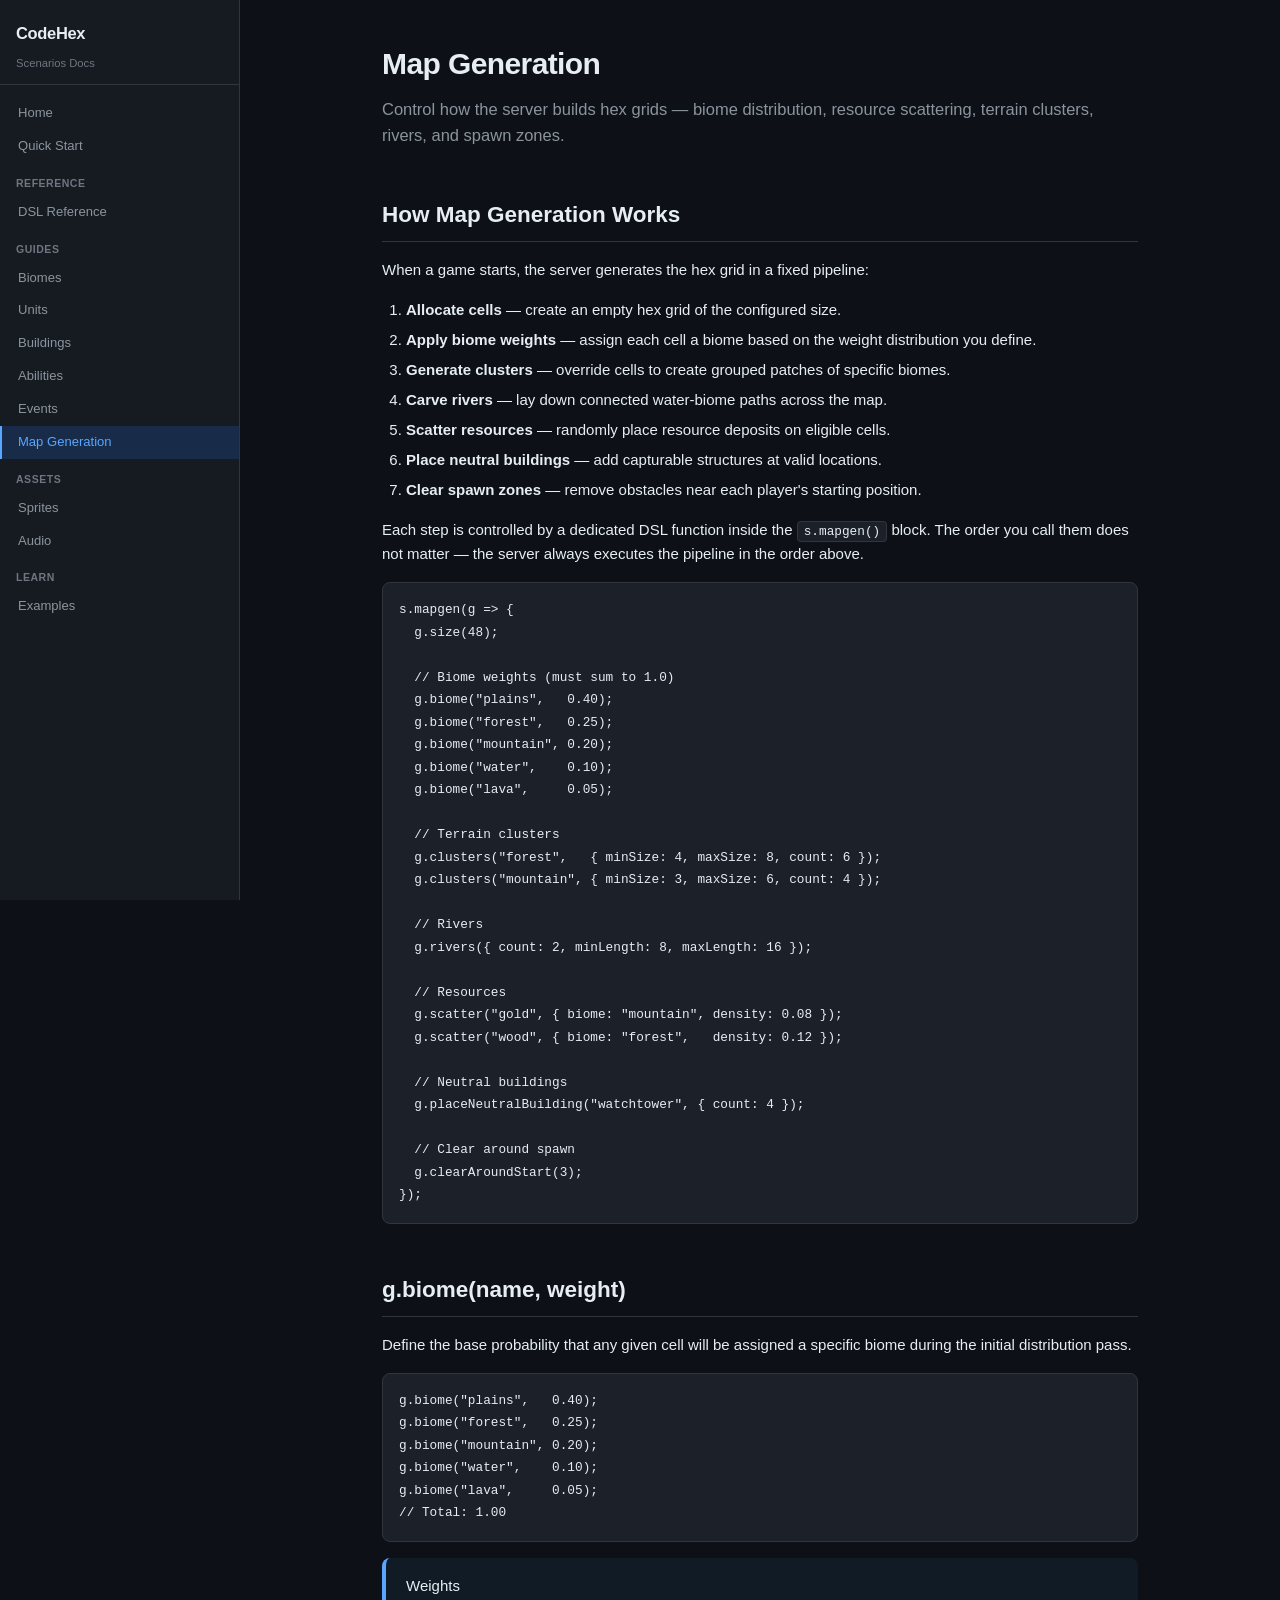
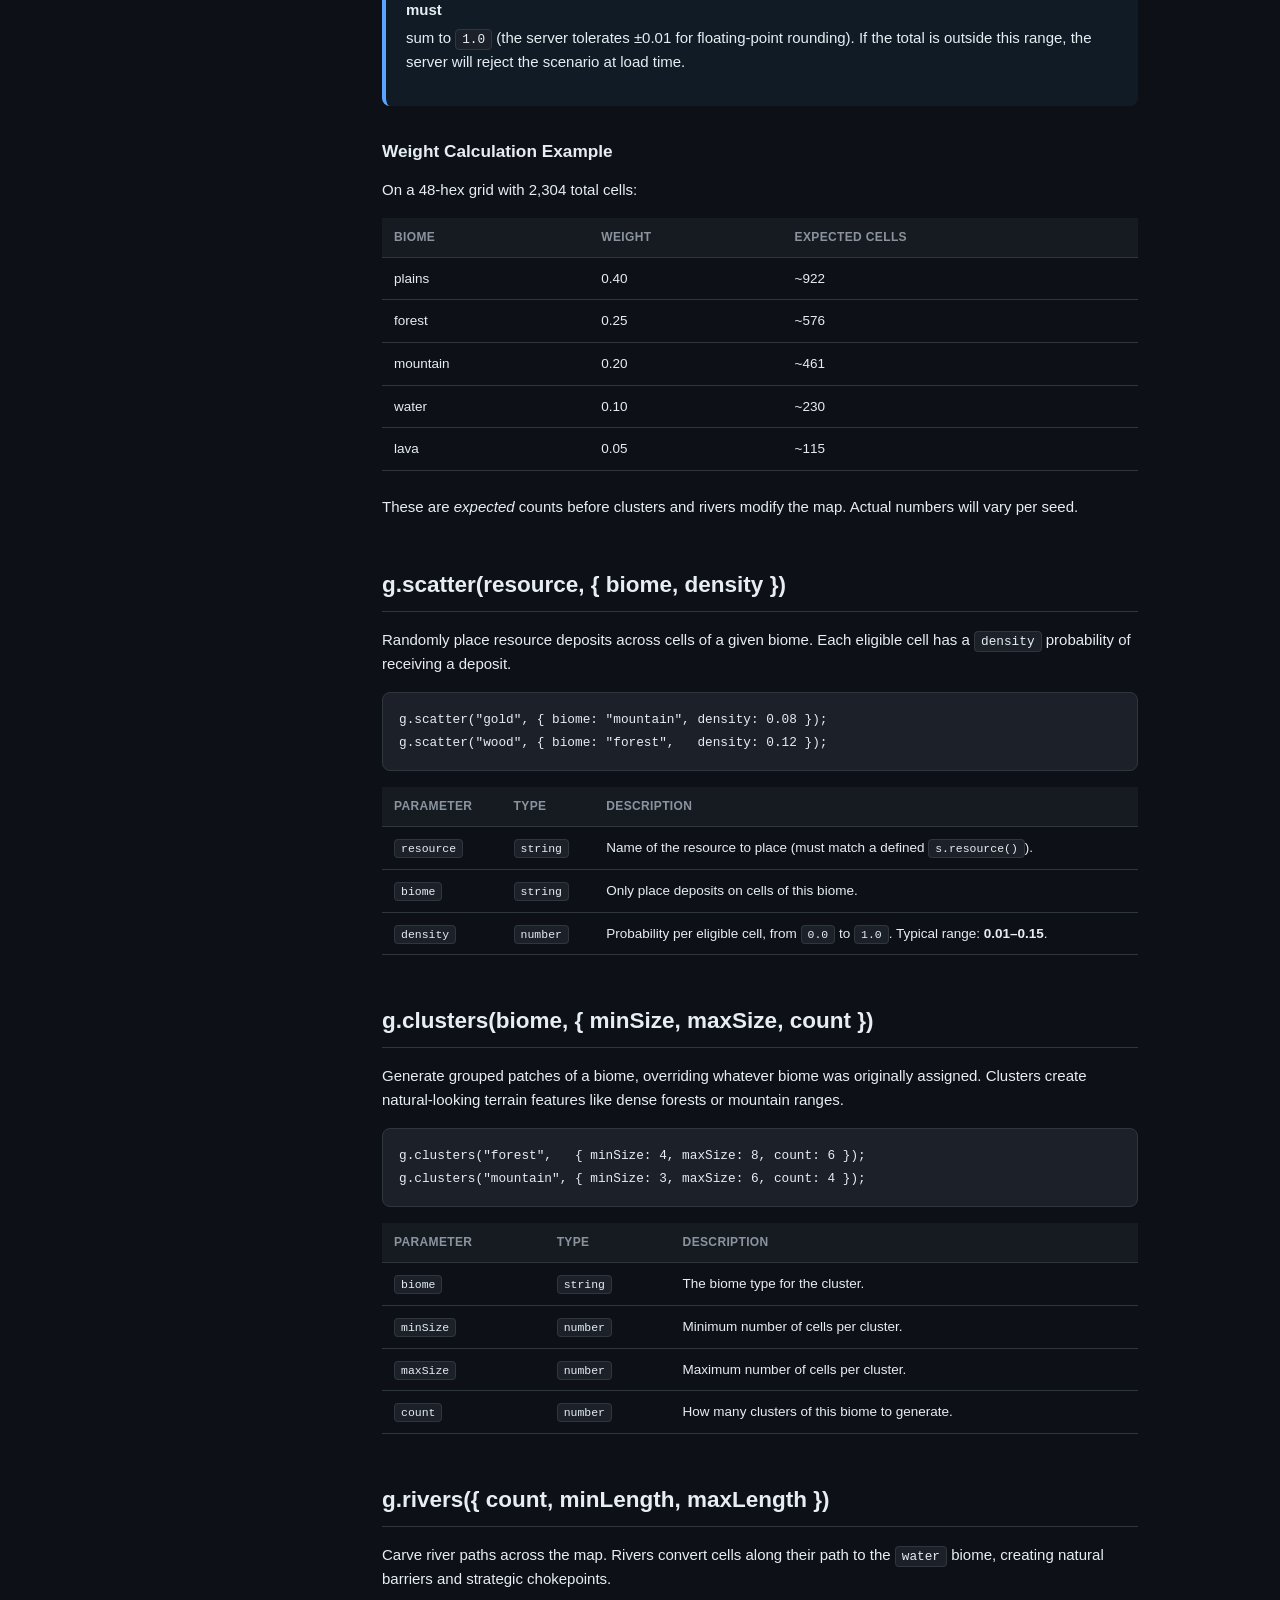
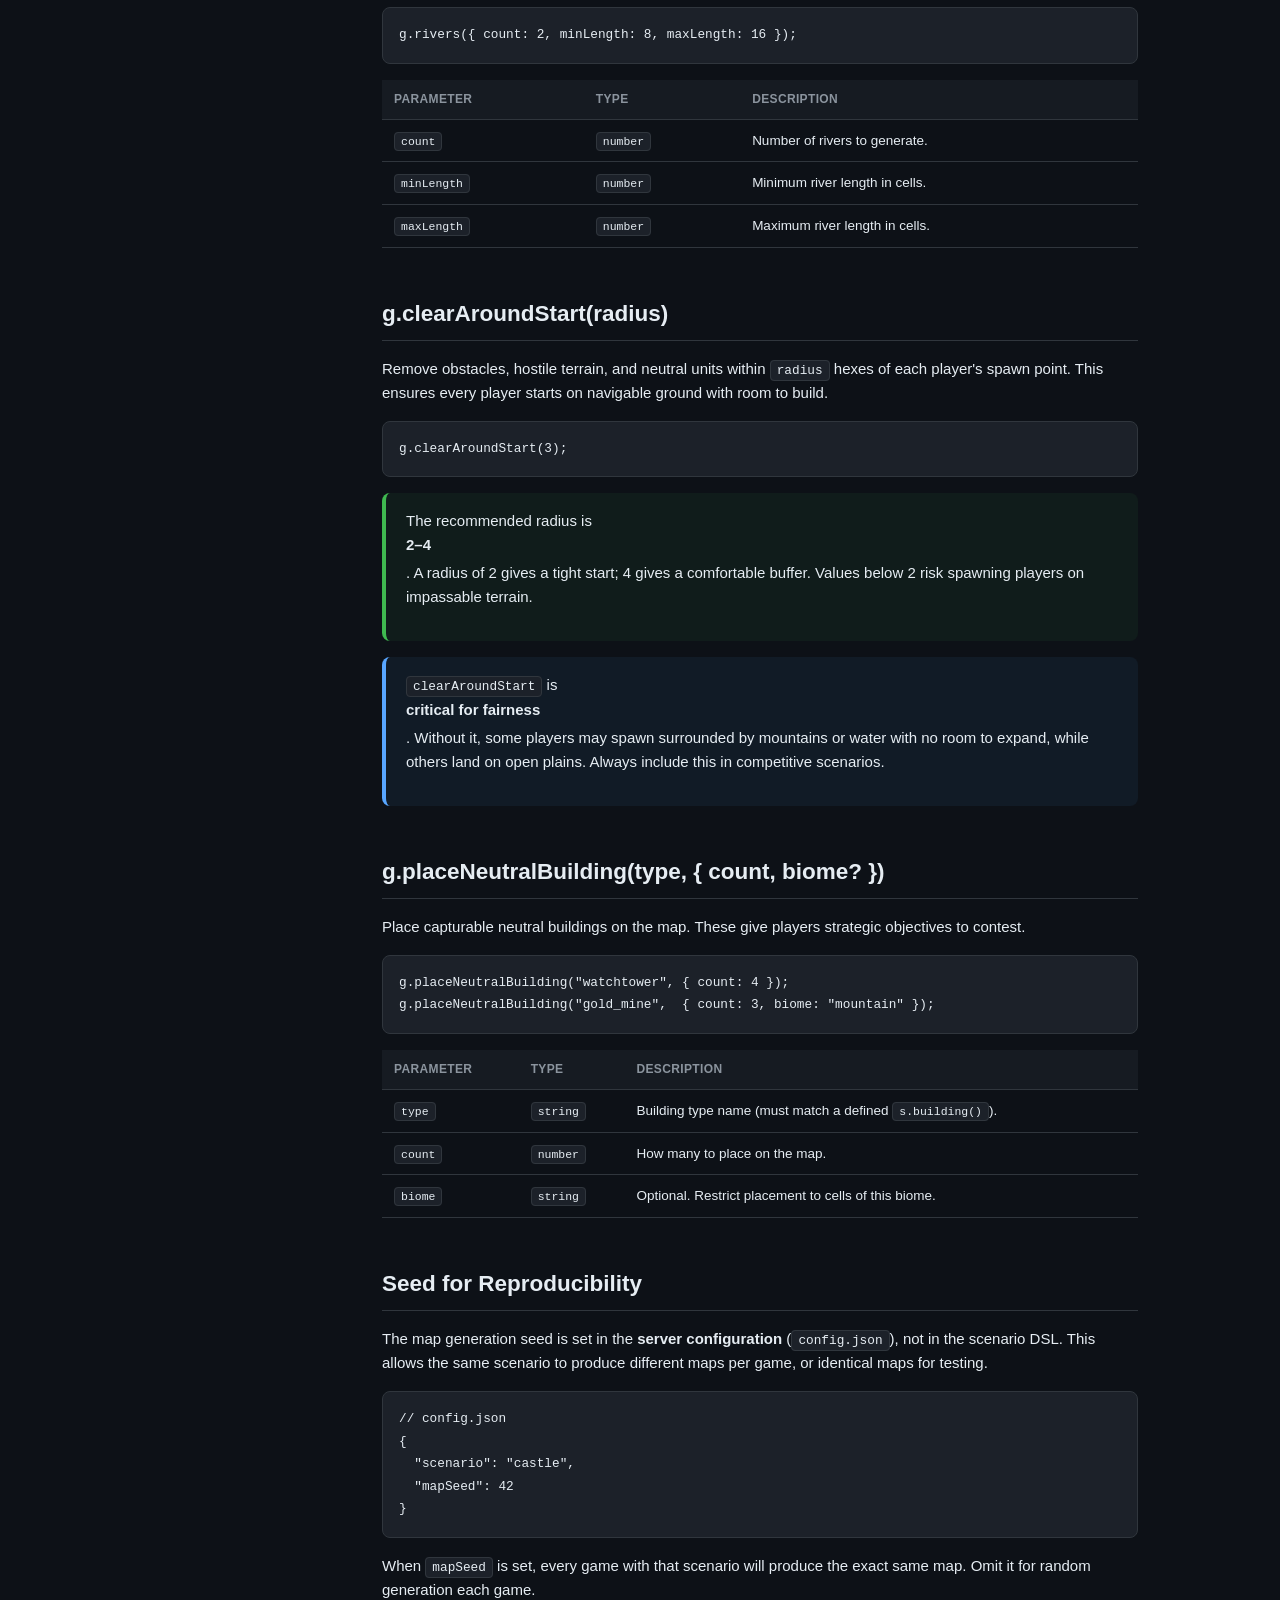
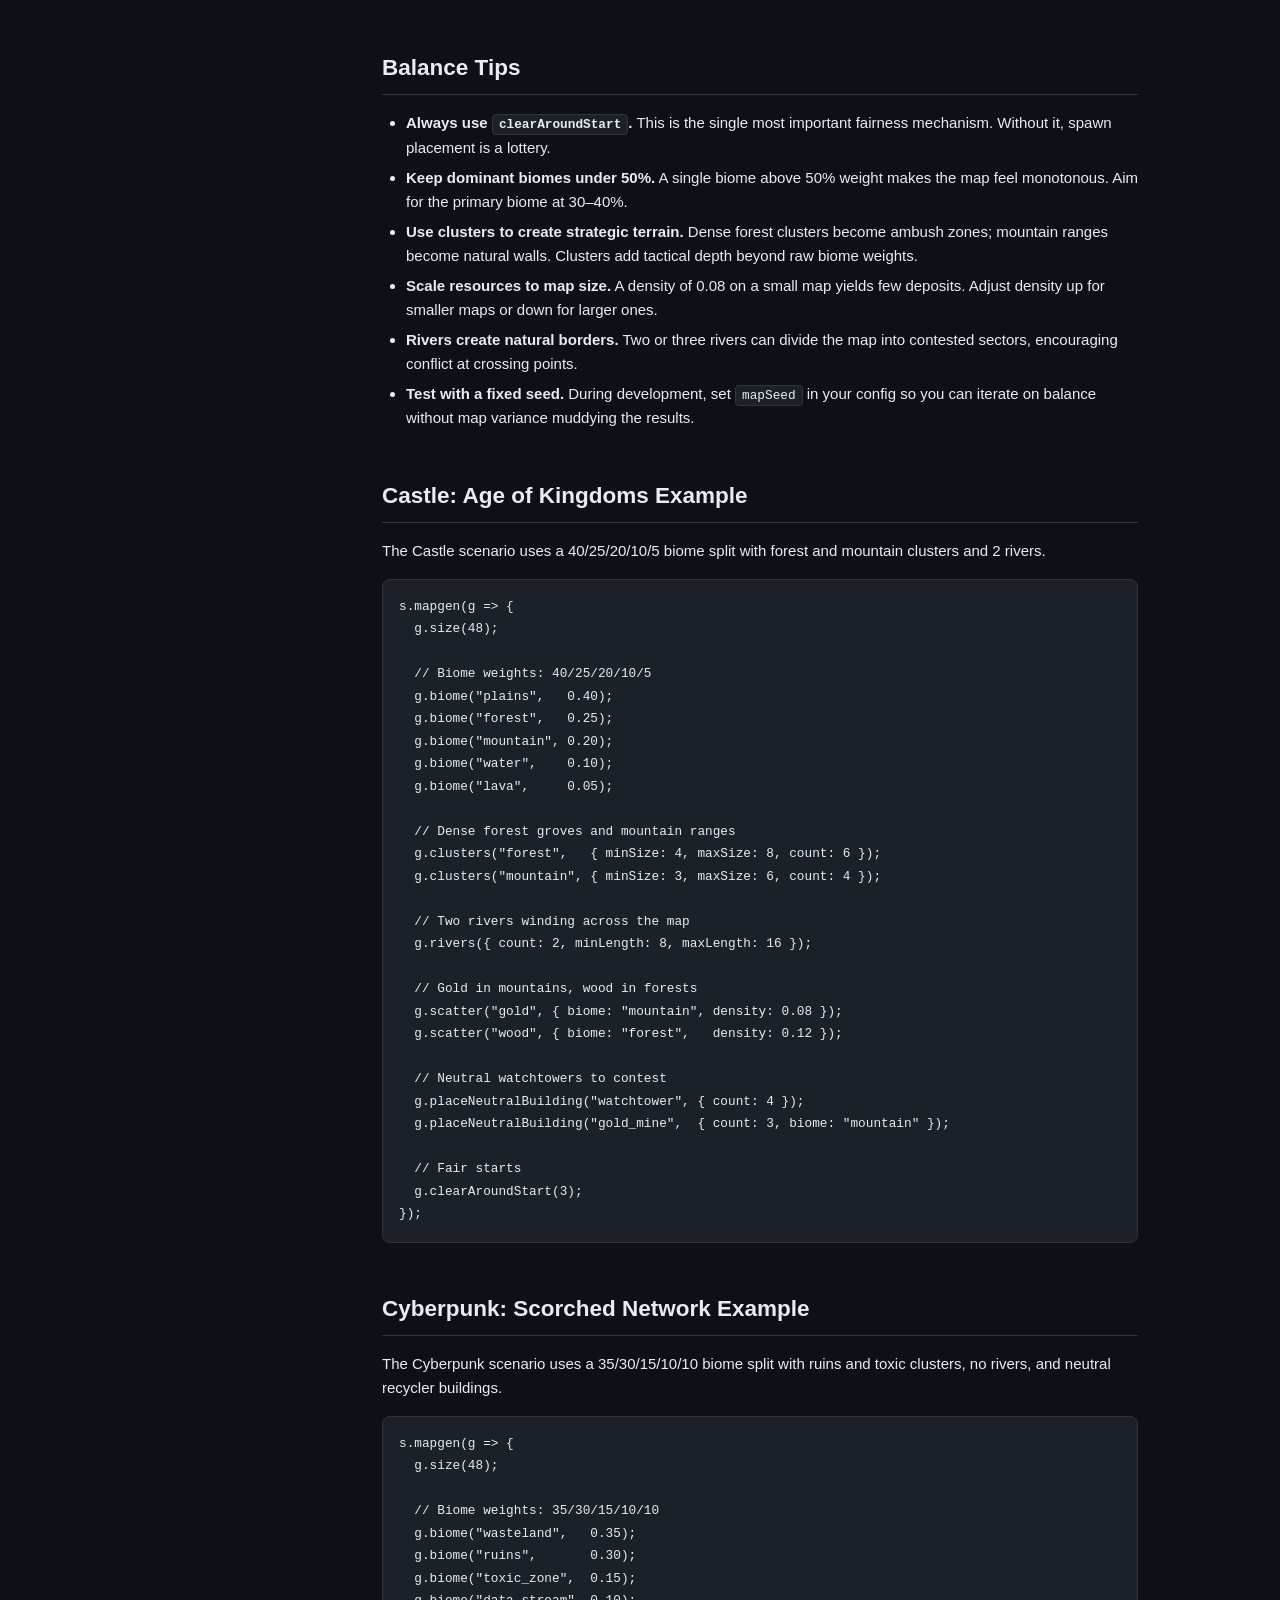
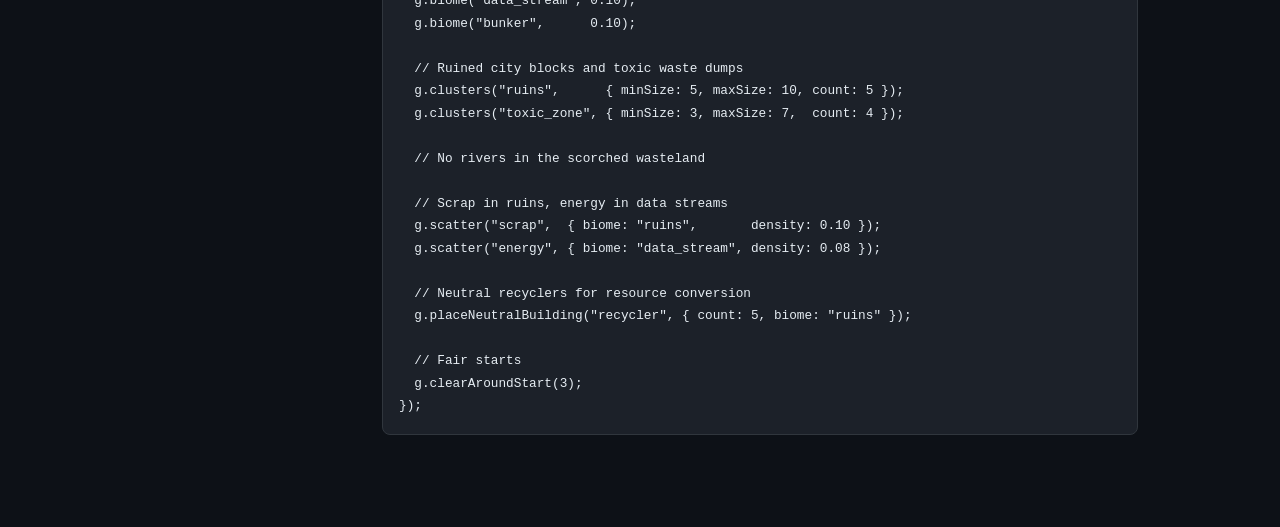
<file: docs/pages/mapgen.html>
<!DOCTYPE html>
<!--
  CodeHex Scenarios Documentation — Map Generation
  Static site, opens in any browser without a server.
-->
<html lang="en">
<head>
  <meta charset="UTF-8">
  <meta name="viewport" content="width=device-width, initial-scale=1.0">
  <title>Map Generation — CodeHex Scenarios</title>
  <link rel="stylesheet" href="../style.css">
</head>
<body>
  <button class="menu-toggle" aria-label="Toggle menu">&#9776;</button>
  <div class="layout">
    <nav class="sidebar">
      <div class="sidebar-header">
        <h1>CodeHex</h1>
        <div class="subtitle">Scenarios Docs</div>
      </div>
      <div class="sidebar-nav">
        <a href="../index.html">Home</a>
        <a href="quickstart.html">Quick Start</a>
        <div class="section-label">Reference</div>
        <a href="dsl-reference.html">DSL Reference</a>
        <div class="section-label">Guides</div>
        <a href="biomes.html">Biomes</a>
        <a href="units.html">Units</a>
        <a href="buildings.html">Buildings</a>
        <a href="abilities.html">Abilities</a>
        <a href="events.html">Events</a>
        <a href="mapgen.html" class="active">Map Generation</a>
        <div class="section-label">Assets</div>
        <a href="sprites.html">Sprites</a>
        <a href="audio.html">Audio</a>
        <div class="section-label">Learn</div>
        <a href="examples.html">Examples</a>
      </div>
    </nav>

    <main class="main">
      <div class="content">
        <h1>Map Generation</h1>
        <p class="lead">Control how the server builds hex grids — biome distribution, resource scattering, terrain clusters, rivers, and spawn zones.</p>

        <h2 id="how-mapgen-works">How Map Generation Works</h2>
        <p>When a game starts, the server generates the hex grid in a fixed pipeline:</p>
        <ol>
          <li><strong>Allocate cells</strong> — create an empty hex grid of the configured size.</li>
          <li><strong>Apply biome weights</strong> — assign each cell a biome based on the weight distribution you define.</li>
          <li><strong>Generate clusters</strong> — override cells to create grouped patches of specific biomes.</li>
          <li><strong>Carve rivers</strong> — lay down connected water-biome paths across the map.</li>
          <li><strong>Scatter resources</strong> — randomly place resource deposits on eligible cells.</li>
          <li><strong>Place neutral buildings</strong> — add capturable structures at valid locations.</li>
          <li><strong>Clear spawn zones</strong> — remove obstacles near each player's starting position.</li>
        </ol>

        <p>Each step is controlled by a dedicated DSL function inside the <code>s.mapgen()</code> block. The order you call them does not matter — the server always executes the pipeline in the order above.</p>

        <pre><code>s.mapgen(g =&gt; {
  g.size(48);

  // Biome weights (must sum to 1.0)
  g.biome("plains",   0.40);
  g.biome("forest",   0.25);
  g.biome("mountain", 0.20);
  g.biome("water",    0.10);
  g.biome("lava",     0.05);

  // Terrain clusters
  g.clusters("forest",   { minSize: 4, maxSize: 8, count: 6 });
  g.clusters("mountain", { minSize: 3, maxSize: 6, count: 4 });

  // Rivers
  g.rivers({ count: 2, minLength: 8, maxLength: 16 });

  // Resources
  g.scatter("gold", { biome: "mountain", density: 0.08 });
  g.scatter("wood", { biome: "forest",   density: 0.12 });

  // Neutral buildings
  g.placeNeutralBuilding("watchtower", { count: 4 });

  // Clear around spawn
  g.clearAroundStart(3);
});</code></pre>

        <h2 id="biome-weights">g.biome(name, weight)</h2>
        <p>Define the base probability that any given cell will be assigned a specific biome during the initial distribution pass.</p>

        <pre><code>g.biome("plains",   0.40);
g.biome("forest",   0.25);
g.biome("mountain", 0.20);
g.biome("water",    0.10);
g.biome("lava",     0.05);
// Total: 1.00</code></pre>

        <div class="callout callout-info">
          <p>Weights <strong>must</strong> sum to <code>1.0</code> (the server tolerates &plusmn;0.01 for floating-point rounding). If the total is outside this range, the server will reject the scenario at load time.</p>
        </div>

        <h3 id="weight-calculation">Weight Calculation Example</h3>
        <p>On a 48-hex grid with 2,304 total cells:</p>
        <table>
          <thead>
            <tr>
              <th>Biome</th>
              <th>Weight</th>
              <th>Expected cells</th>
            </tr>
          </thead>
          <tbody>
            <tr>
              <td>plains</td>
              <td>0.40</td>
              <td>~922</td>
            </tr>
            <tr>
              <td>forest</td>
              <td>0.25</td>
              <td>~576</td>
            </tr>
            <tr>
              <td>mountain</td>
              <td>0.20</td>
              <td>~461</td>
            </tr>
            <tr>
              <td>water</td>
              <td>0.10</td>
              <td>~230</td>
            </tr>
            <tr>
              <td>lava</td>
              <td>0.05</td>
              <td>~115</td>
            </tr>
          </tbody>
        </table>
        <p>These are <em>expected</em> counts before clusters and rivers modify the map. Actual numbers will vary per seed.</p>

        <h2 id="scatter">g.scatter(resource, { biome, density })</h2>
        <p>Randomly place resource deposits across cells of a given biome. Each eligible cell has a <code>density</code> probability of receiving a deposit.</p>

        <pre><code>g.scatter("gold", { biome: "mountain", density: 0.08 });
g.scatter("wood", { biome: "forest",   density: 0.12 });</code></pre>

        <table>
          <thead>
            <tr>
              <th>Parameter</th>
              <th>Type</th>
              <th>Description</th>
            </tr>
          </thead>
          <tbody>
            <tr>
              <td><code>resource</code></td>
              <td><code>string</code></td>
              <td>Name of the resource to place (must match a defined <code>s.resource()</code>).</td>
            </tr>
            <tr>
              <td><code>biome</code></td>
              <td><code>string</code></td>
              <td>Only place deposits on cells of this biome.</td>
            </tr>
            <tr>
              <td><code>density</code></td>
              <td><code>number</code></td>
              <td>Probability per eligible cell, from <code>0.0</code> to <code>1.0</code>. Typical range: <strong>0.01&ndash;0.15</strong>.</td>
            </tr>
          </tbody>
        </table>

        <h2 id="clusters">g.clusters(biome, { minSize, maxSize, count })</h2>
        <p>Generate grouped patches of a biome, overriding whatever biome was originally assigned. Clusters create natural-looking terrain features like dense forests or mountain ranges.</p>

        <pre><code>g.clusters("forest",   { minSize: 4, maxSize: 8, count: 6 });
g.clusters("mountain", { minSize: 3, maxSize: 6, count: 4 });</code></pre>

        <table>
          <thead>
            <tr>
              <th>Parameter</th>
              <th>Type</th>
              <th>Description</th>
            </tr>
          </thead>
          <tbody>
            <tr>
              <td><code>biome</code></td>
              <td><code>string</code></td>
              <td>The biome type for the cluster.</td>
            </tr>
            <tr>
              <td><code>minSize</code></td>
              <td><code>number</code></td>
              <td>Minimum number of cells per cluster.</td>
            </tr>
            <tr>
              <td><code>maxSize</code></td>
              <td><code>number</code></td>
              <td>Maximum number of cells per cluster.</td>
            </tr>
            <tr>
              <td><code>count</code></td>
              <td><code>number</code></td>
              <td>How many clusters of this biome to generate.</td>
            </tr>
          </tbody>
        </table>

        <h2 id="rivers">g.rivers({ count, minLength, maxLength })</h2>
        <p>Carve river paths across the map. Rivers convert cells along their path to the <code>water</code> biome, creating natural barriers and strategic chokepoints.</p>

        <pre><code>g.rivers({ count: 2, minLength: 8, maxLength: 16 });</code></pre>

        <table>
          <thead>
            <tr>
              <th>Parameter</th>
              <th>Type</th>
              <th>Description</th>
            </tr>
          </thead>
          <tbody>
            <tr>
              <td><code>count</code></td>
              <td><code>number</code></td>
              <td>Number of rivers to generate.</td>
            </tr>
            <tr>
              <td><code>minLength</code></td>
              <td><code>number</code></td>
              <td>Minimum river length in cells.</td>
            </tr>
            <tr>
              <td><code>maxLength</code></td>
              <td><code>number</code></td>
              <td>Maximum river length in cells.</td>
            </tr>
          </tbody>
        </table>

        <h2 id="clear-around-start">g.clearAroundStart(radius)</h2>
        <p>Remove obstacles, hostile terrain, and neutral units within <code>radius</code> hexes of each player's spawn point. This ensures every player starts on navigable ground with room to build.</p>

        <pre><code>g.clearAroundStart(3);</code></pre>

        <div class="callout callout-tip">
          <p>The recommended radius is <strong>2&ndash;4</strong>. A radius of 2 gives a tight start; 4 gives a comfortable buffer. Values below 2 risk spawning players on impassable terrain.</p>
        </div>

        <div class="callout callout-info">
          <p><code>clearAroundStart</code> is <strong>critical for fairness</strong>. Without it, some players may spawn surrounded by mountains or water with no room to expand, while others land on open plains. Always include this in competitive scenarios.</p>
        </div>

        <h2 id="neutral-buildings">g.placeNeutralBuilding(type, { count, biome? })</h2>
        <p>Place capturable neutral buildings on the map. These give players strategic objectives to contest.</p>

        <pre><code>g.placeNeutralBuilding("watchtower", { count: 4 });
g.placeNeutralBuilding("gold_mine",  { count: 3, biome: "mountain" });</code></pre>

        <table>
          <thead>
            <tr>
              <th>Parameter</th>
              <th>Type</th>
              <th>Description</th>
            </tr>
          </thead>
          <tbody>
            <tr>
              <td><code>type</code></td>
              <td><code>string</code></td>
              <td>Building type name (must match a defined <code>s.building()</code>).</td>
            </tr>
            <tr>
              <td><code>count</code></td>
              <td><code>number</code></td>
              <td>How many to place on the map.</td>
            </tr>
            <tr>
              <td><code>biome</code></td>
              <td><code>string</code></td>
              <td>Optional. Restrict placement to cells of this biome.</td>
            </tr>
          </tbody>
        </table>

        <h2 id="seed">Seed for Reproducibility</h2>
        <p>The map generation seed is set in the <strong>server configuration</strong> (<code>config.json</code>), not in the scenario DSL. This allows the same scenario to produce different maps per game, or identical maps for testing.</p>

        <pre><code>// config.json
{
  "scenario": "castle",
  "mapSeed": 42
}</code></pre>

        <p>When <code>mapSeed</code> is set, every game with that scenario will produce the exact same map. Omit it for random generation each game.</p>

        <h2 id="balance-tips">Balance Tips</h2>
        <ul>
          <li><strong>Always use <code>clearAroundStart</code>.</strong> This is the single most important fairness mechanism. Without it, spawn placement is a lottery.</li>
          <li><strong>Keep dominant biomes under 50%.</strong> A single biome above 50% weight makes the map feel monotonous. Aim for the primary biome at 30&ndash;40%.</li>
          <li><strong>Use clusters to create strategic terrain.</strong> Dense forest clusters become ambush zones; mountain ranges become natural walls. Clusters add tactical depth beyond raw biome weights.</li>
          <li><strong>Scale resources to map size.</strong> A density of 0.08 on a small map yields few deposits. Adjust density up for smaller maps or down for larger ones.</li>
          <li><strong>Rivers create natural borders.</strong> Two or three rivers can divide the map into contested sectors, encouraging conflict at crossing points.</li>
          <li><strong>Test with a fixed seed.</strong> During development, set <code>mapSeed</code> in your config so you can iterate on balance without map variance muddying the results.</li>
        </ul>

        <h2 id="castle-example">Castle: Age of Kingdoms Example</h2>
        <p>The Castle scenario uses a 40/25/20/10/5 biome split with forest and mountain clusters and 2 rivers.</p>

        <pre><code>s.mapgen(g =&gt; {
  g.size(48);

  // Biome weights: 40/25/20/10/5
  g.biome("plains",   0.40);
  g.biome("forest",   0.25);
  g.biome("mountain", 0.20);
  g.biome("water",    0.10);
  g.biome("lava",     0.05);

  // Dense forest groves and mountain ranges
  g.clusters("forest",   { minSize: 4, maxSize: 8, count: 6 });
  g.clusters("mountain", { minSize: 3, maxSize: 6, count: 4 });

  // Two rivers winding across the map
  g.rivers({ count: 2, minLength: 8, maxLength: 16 });

  // Gold in mountains, wood in forests
  g.scatter("gold", { biome: "mountain", density: 0.08 });
  g.scatter("wood", { biome: "forest",   density: 0.12 });

  // Neutral watchtowers to contest
  g.placeNeutralBuilding("watchtower", { count: 4 });
  g.placeNeutralBuilding("gold_mine",  { count: 3, biome: "mountain" });

  // Fair starts
  g.clearAroundStart(3);
});</code></pre>

        <h2 id="cyberpunk-example">Cyberpunk: Scorched Network Example</h2>
        <p>The Cyberpunk scenario uses a 35/30/15/10/10 biome split with ruins and toxic clusters, no rivers, and neutral recycler buildings.</p>

        <pre><code>s.mapgen(g =&gt; {
  g.size(48);

  // Biome weights: 35/30/15/10/10
  g.biome("wasteland",   0.35);
  g.biome("ruins",       0.30);
  g.biome("toxic_zone",  0.15);
  g.biome("data_stream", 0.10);
  g.biome("bunker",      0.10);

  // Ruined city blocks and toxic waste dumps
  g.clusters("ruins",      { minSize: 5, maxSize: 10, count: 5 });
  g.clusters("toxic_zone", { minSize: 3, maxSize: 7,  count: 4 });

  // No rivers in the scorched wasteland

  // Scrap in ruins, energy in data streams
  g.scatter("scrap",  { biome: "ruins",       density: 0.10 });
  g.scatter("energy", { biome: "data_stream", density: 0.08 });

  // Neutral recyclers for resource conversion
  g.placeNeutralBuilding("recycler", { count: 5, biome: "ruins" });

  // Fair starts
  g.clearAroundStart(3);
});</code></pre>

      </div>
    </main>
  </div>
  <script src="../script.js"></script>
</body>
</html>
</file>
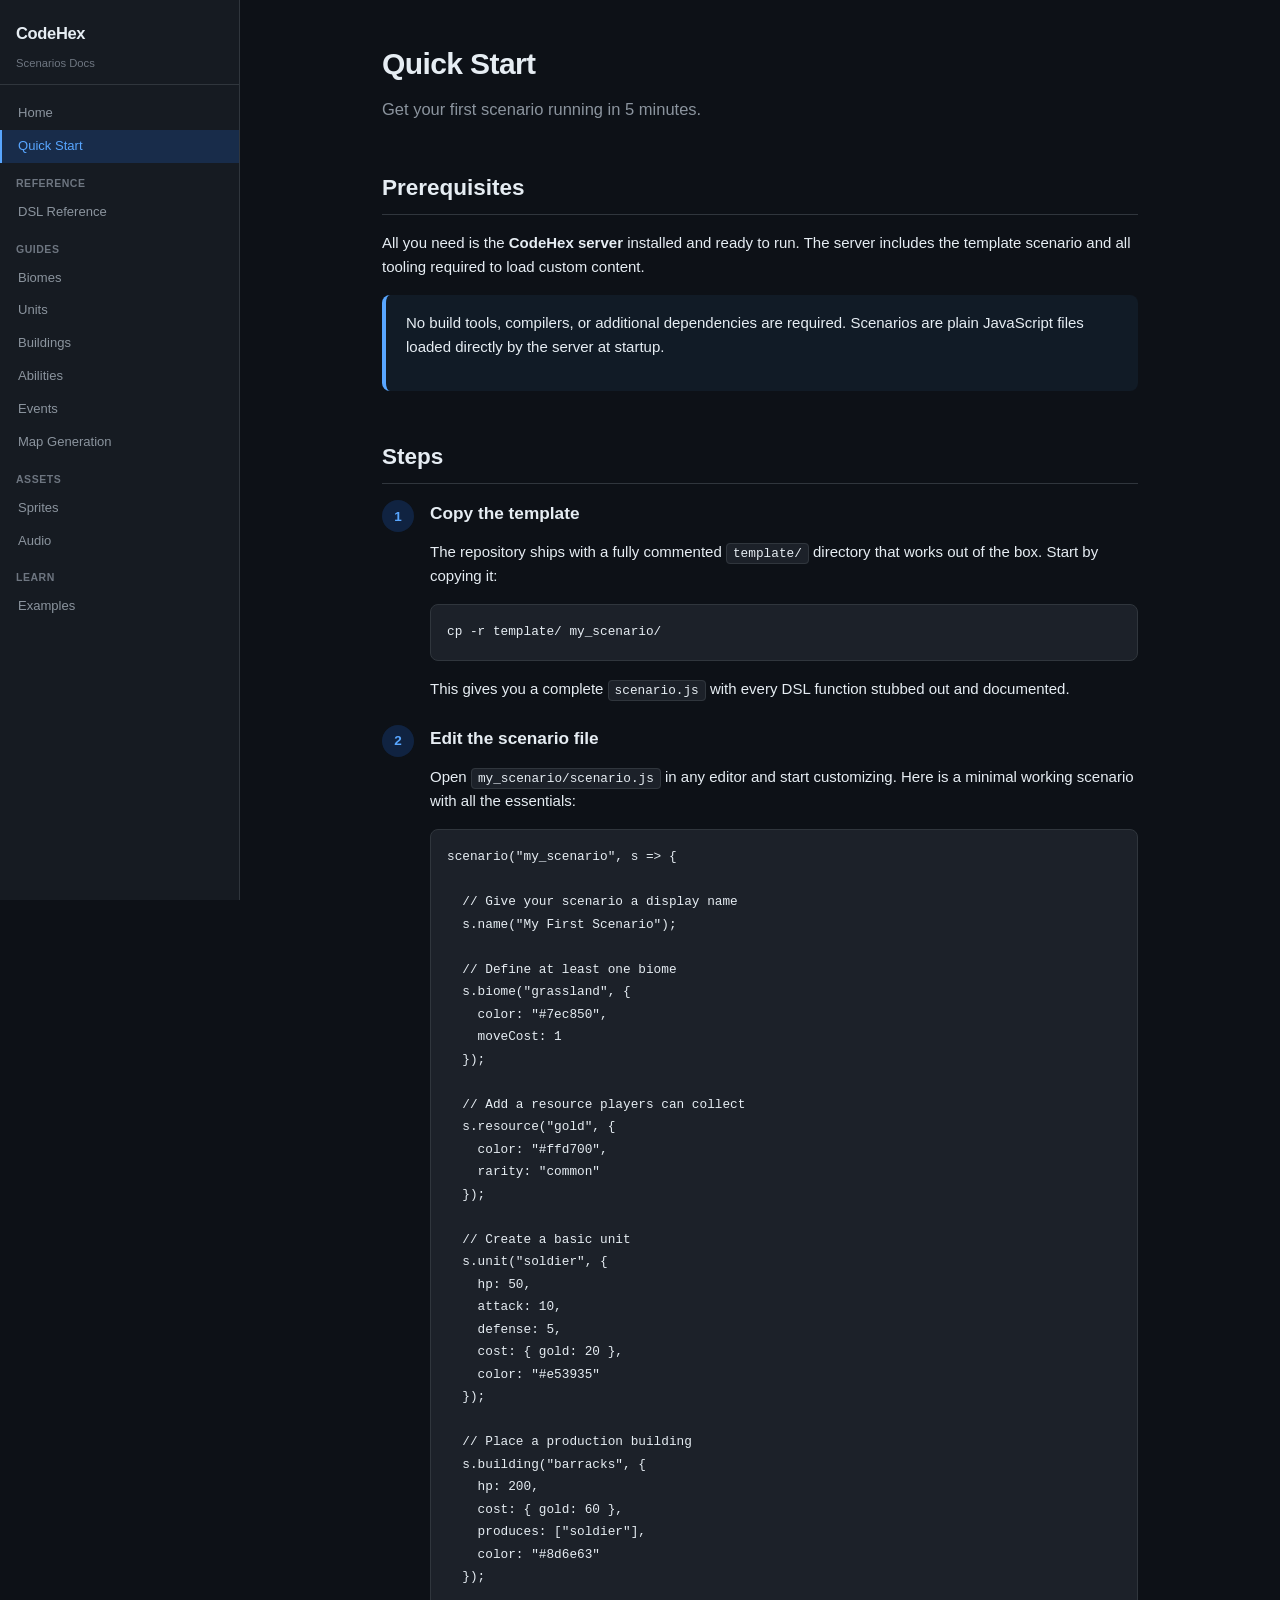
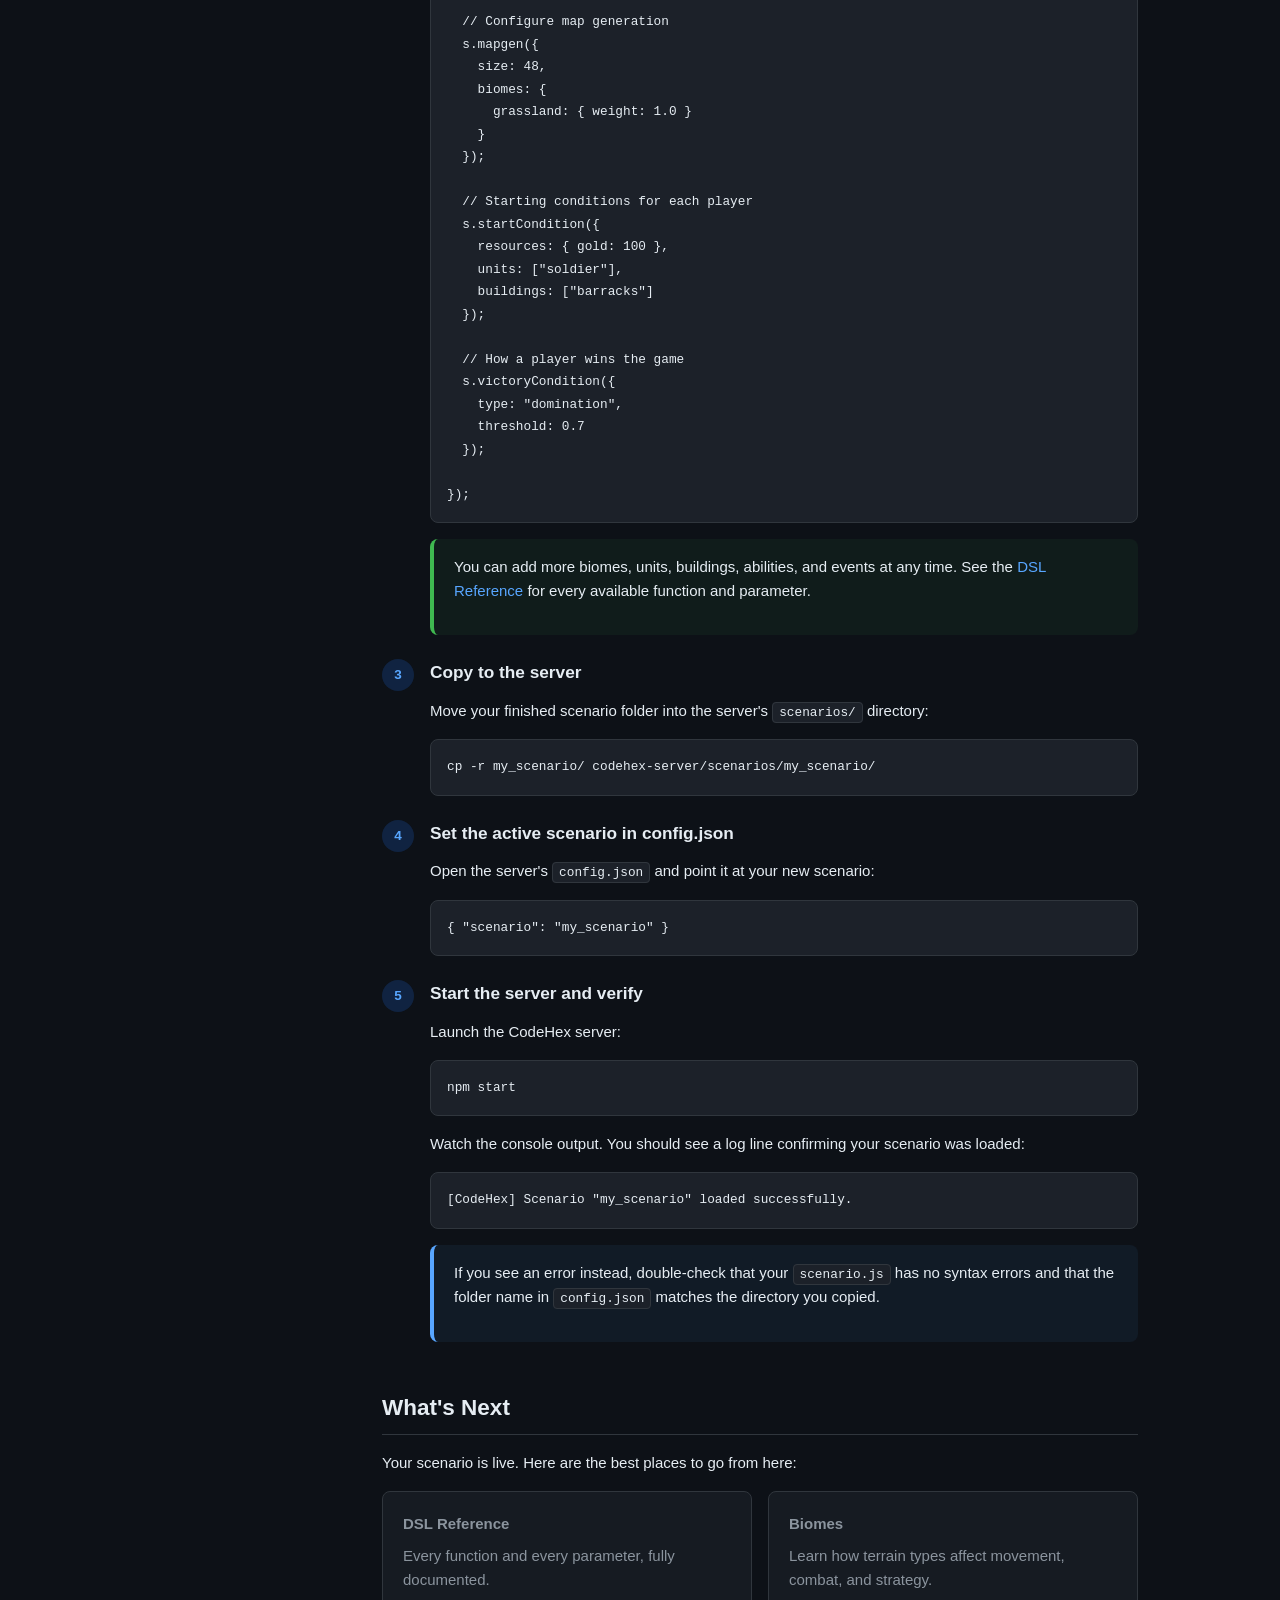
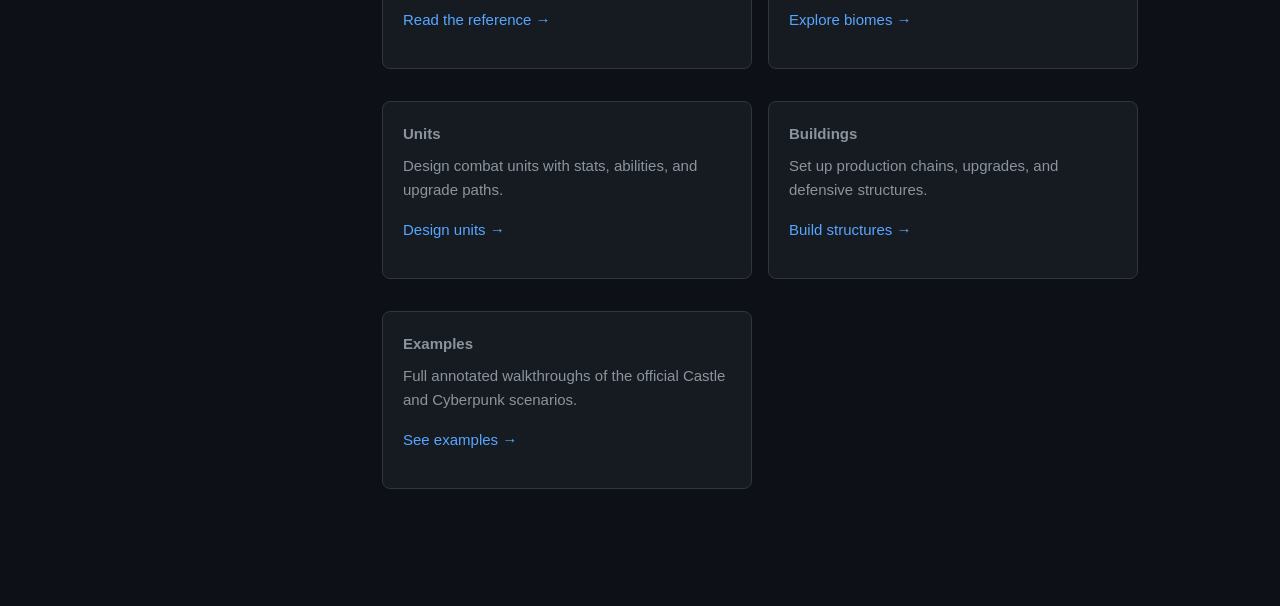
<file: docs/pages/quickstart.html>
<!DOCTYPE html>
<!--
  CodeHex Scenarios Documentation — Quick Start
  Static site, opens in any browser without a server.
-->
<html lang="en">
<head>
  <meta charset="UTF-8">
  <meta name="viewport" content="width=device-width, initial-scale=1.0">
  <title>Quick Start — CodeHex Scenarios</title>
  <link rel="stylesheet" href="../style.css">
</head>
<body>
  <button class="menu-toggle" aria-label="Toggle menu">&#9776;</button>
  <div class="layout">
    <nav class="sidebar">
      <div class="sidebar-header">
        <h1>CodeHex</h1>
        <div class="subtitle">Scenarios Docs</div>
      </div>
      <div class="sidebar-nav">
        <a href="../index.html">Home</a>
        <a href="quickstart.html" class="active">Quick Start</a>
        <div class="section-label">Reference</div>
        <a href="dsl-reference.html">DSL Reference</a>
        <div class="section-label">Guides</div>
        <a href="biomes.html">Biomes</a>
        <a href="units.html">Units</a>
        <a href="buildings.html">Buildings</a>
        <a href="abilities.html">Abilities</a>
        <a href="events.html">Events</a>
        <a href="mapgen.html">Map Generation</a>
        <div class="section-label">Assets</div>
        <a href="sprites.html">Sprites</a>
        <a href="audio.html">Audio</a>
        <div class="section-label">Learn</div>
        <a href="examples.html">Examples</a>
      </div>
    </nav>

    <main class="main">
      <div class="content">
        <h1>Quick Start</h1>
        <p class="lead">Get your first scenario running in 5 minutes.</p>

        <h2 id="prerequisites">Prerequisites</h2>
        <p>All you need is the <strong>CodeHex server</strong> installed and ready to run. The server includes the template scenario and all tooling required to load custom content.</p>

        <div class="callout callout-info">
          <p>No build tools, compilers, or additional dependencies are required. Scenarios are plain JavaScript files loaded directly by the server at startup.</p>
        </div>

        <h2 id="steps">Steps</h2>
        <div class="steps">

          <div class="step">
            <h3 class="mt-0">Copy the template</h3>
            <p>The repository ships with a fully commented <code>template/</code> directory that works out of the box. Start by copying it:</p>
            <pre><code>cp -r template/ my_scenario/</code></pre>
            <p>This gives you a complete <code>scenario.js</code> with every DSL function stubbed out and documented.</p>
          </div>

          <div class="step">
            <h3 class="mt-0">Edit the scenario file</h3>
            <p>Open <code>my_scenario/scenario.js</code> in any editor and start customizing. Here is a minimal working scenario with all the essentials:</p>
            <pre><code>scenario("my_scenario", s =&gt; {

  // Give your scenario a display name
  s.name("My First Scenario");

  // Define at least one biome
  s.biome("grassland", {
    color: "#7ec850",
    moveCost: 1
  });

  // Add a resource players can collect
  s.resource("gold", {
    color: "#ffd700",
    rarity: "common"
  });

  // Create a basic unit
  s.unit("soldier", {
    hp: 50,
    attack: 10,
    defense: 5,
    cost: { gold: 20 },
    color: "#e53935"
  });

  // Place a production building
  s.building("barracks", {
    hp: 200,
    cost: { gold: 60 },
    produces: ["soldier"],
    color: "#8d6e63"
  });

  // Configure map generation
  s.mapgen({
    size: 48,
    biomes: {
      grassland: { weight: 1.0 }
    }
  });

  // Starting conditions for each player
  s.startCondition({
    resources: { gold: 100 },
    units: ["soldier"],
    buildings: ["barracks"]
  });

  // How a player wins the game
  s.victoryCondition({
    type: "domination",
    threshold: 0.7
  });

});</code></pre>

            <div class="callout callout-tip">
              <p>You can add more biomes, units, buildings, abilities, and events at any time. See the <a href="dsl-reference.html">DSL Reference</a> for every available function and parameter.</p>
            </div>
          </div>

          <div class="step">
            <h3 class="mt-0">Copy to the server</h3>
            <p>Move your finished scenario folder into the server's <code>scenarios/</code> directory:</p>
            <pre><code>cp -r my_scenario/ codehex-server/scenarios/my_scenario/</code></pre>
          </div>

          <div class="step">
            <h3 class="mt-0">Set the active scenario in config.json</h3>
            <p>Open the server's <code>config.json</code> and point it at your new scenario:</p>
            <pre><code>{ "scenario": "my_scenario" }</code></pre>
          </div>

          <div class="step">
            <h3 class="mt-0">Start the server and verify</h3>
            <p>Launch the CodeHex server:</p>
            <pre><code>npm start</code></pre>
            <p>Watch the console output. You should see a log line confirming your scenario was loaded:</p>
            <pre><code>[CodeHex] Scenario "my_scenario" loaded successfully.</code></pre>

            <div class="callout callout-info">
              <p>If you see an error instead, double-check that your <code>scenario.js</code> has no syntax errors and that the folder name in <code>config.json</code> matches the directory you copied.</p>
            </div>
          </div>

        </div>

        <h2 id="whats-next">What's Next</h2>
        <p>Your scenario is live. Here are the best places to go from here:</p>
        <div class="grid-2">
          <div class="card">
            <h4 class="mt-0">DSL Reference</h4>
            <p class="text-muted">Every function and every parameter, fully documented.</p>
            <p><a href="dsl-reference.html">Read the reference &rarr;</a></p>
          </div>
          <div class="card">
            <h4 class="mt-0">Biomes</h4>
            <p class="text-muted">Learn how terrain types affect movement, combat, and strategy.</p>
            <p><a href="biomes.html">Explore biomes &rarr;</a></p>
          </div>
          <div class="card">
            <h4 class="mt-0">Units</h4>
            <p class="text-muted">Design combat units with stats, abilities, and upgrade paths.</p>
            <p><a href="units.html">Design units &rarr;</a></p>
          </div>
          <div class="card">
            <h4 class="mt-0">Buildings</h4>
            <p class="text-muted">Set up production chains, upgrades, and defensive structures.</p>
            <p><a href="buildings.html">Build structures &rarr;</a></p>
          </div>
          <div class="card">
            <h4 class="mt-0">Examples</h4>
            <p class="text-muted">Full annotated walkthroughs of the official Castle and Cyberpunk scenarios.</p>
            <p><a href="examples.html">See examples &rarr;</a></p>
          </div>
        </div>
      </div>
    </main>
  </div>
  <script src="../script.js"></script>
</body>
</html>
</file>
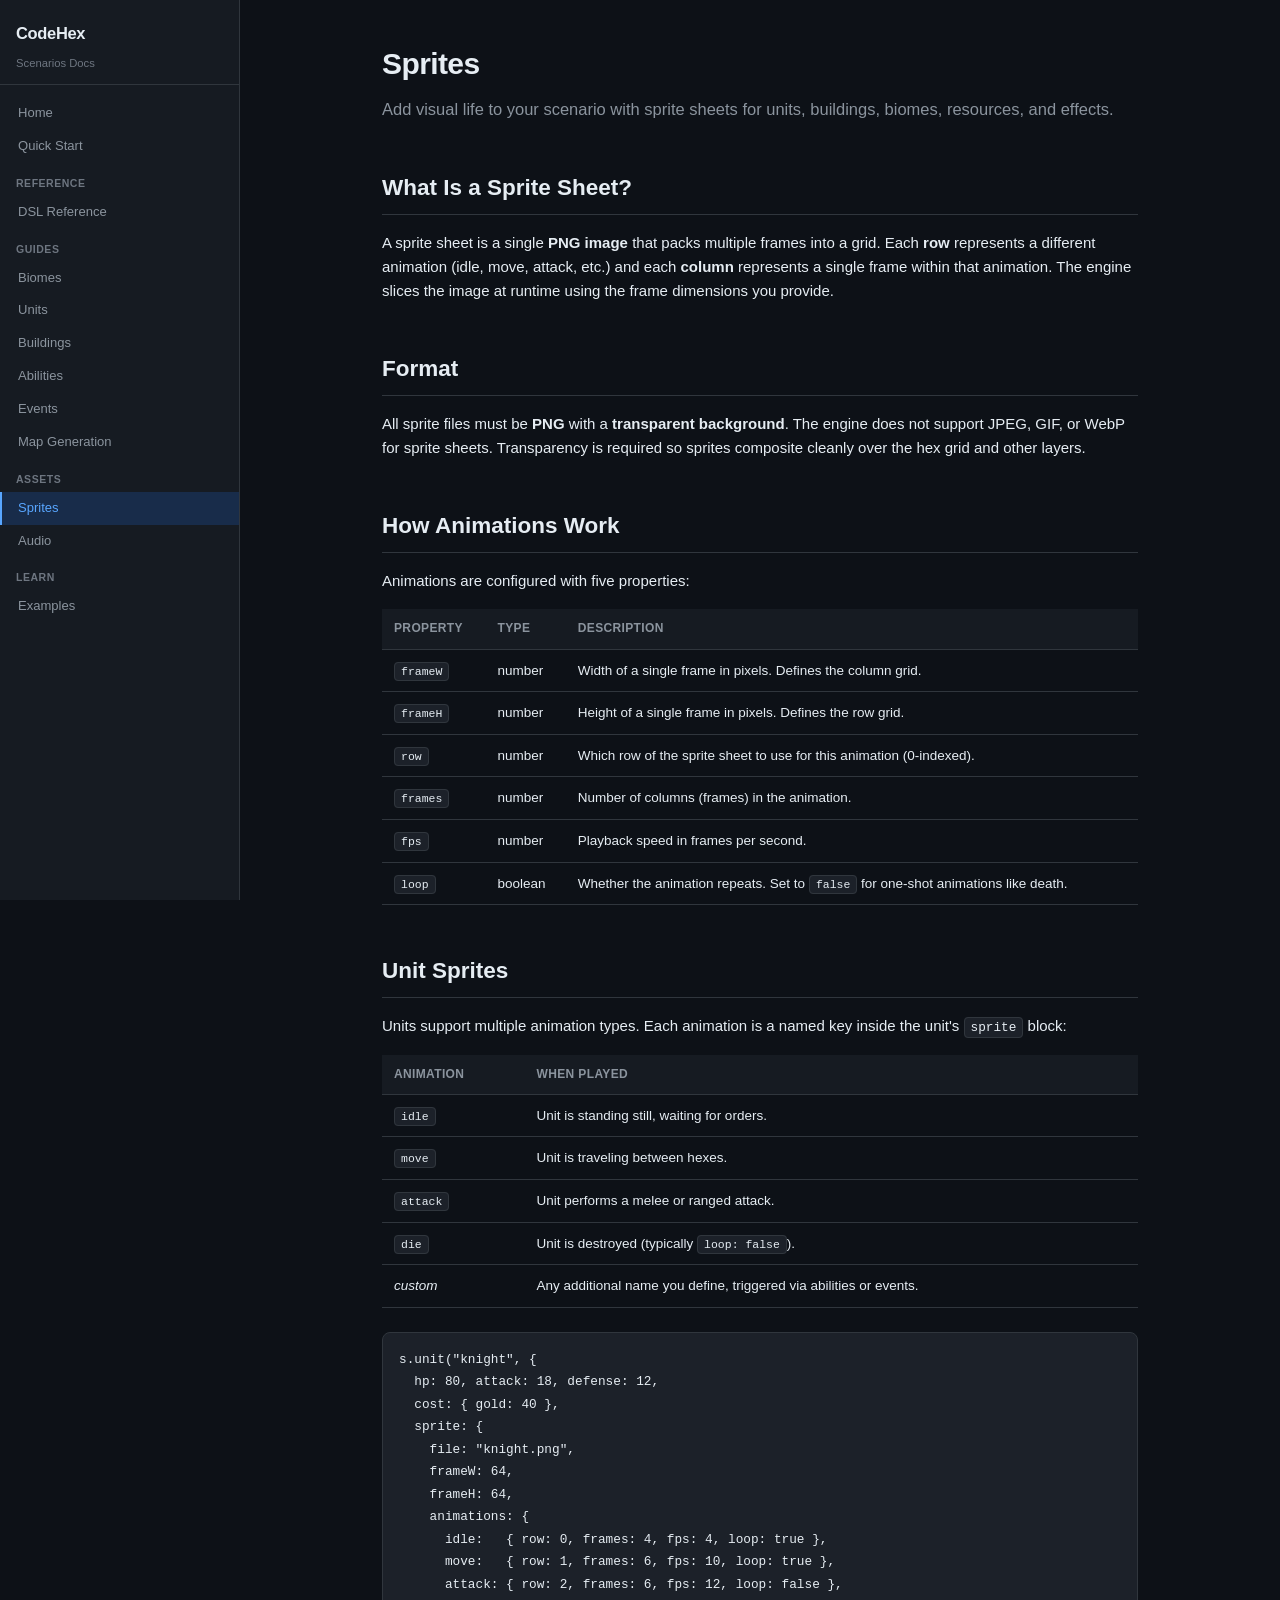
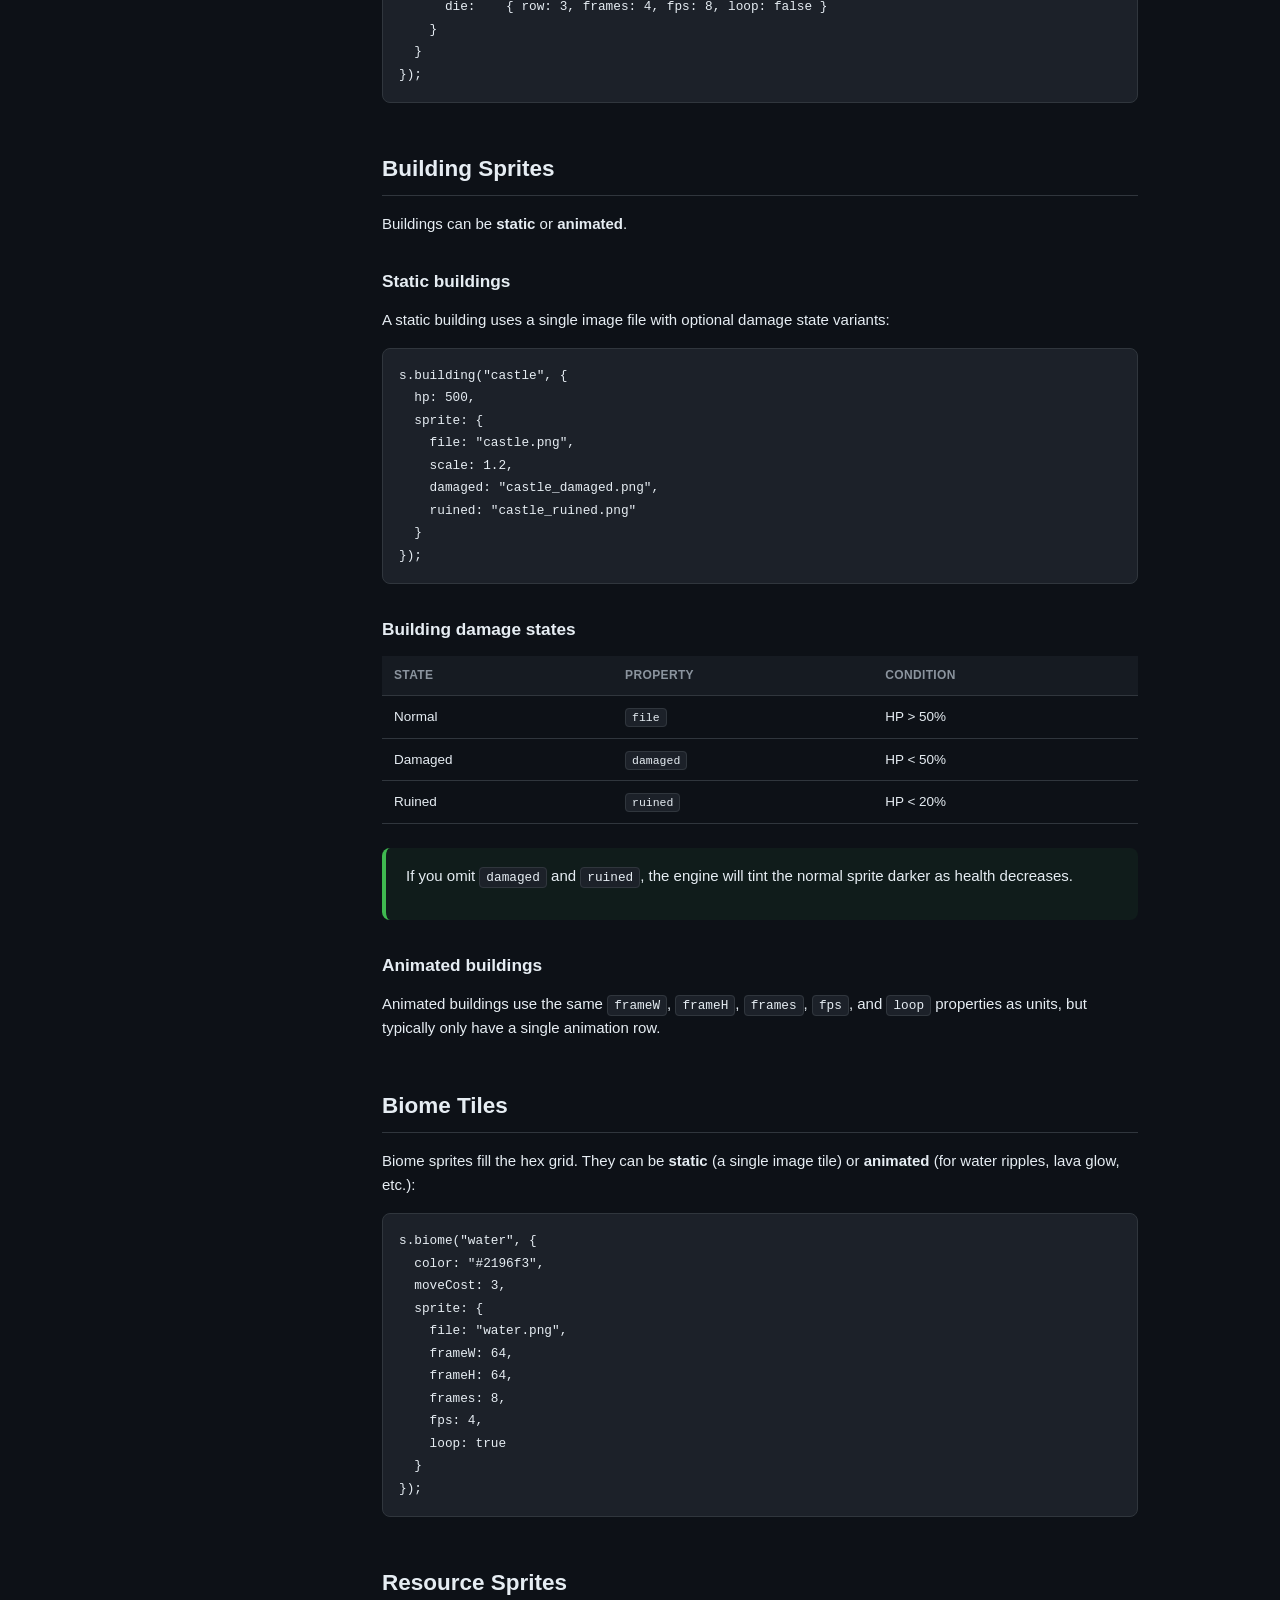
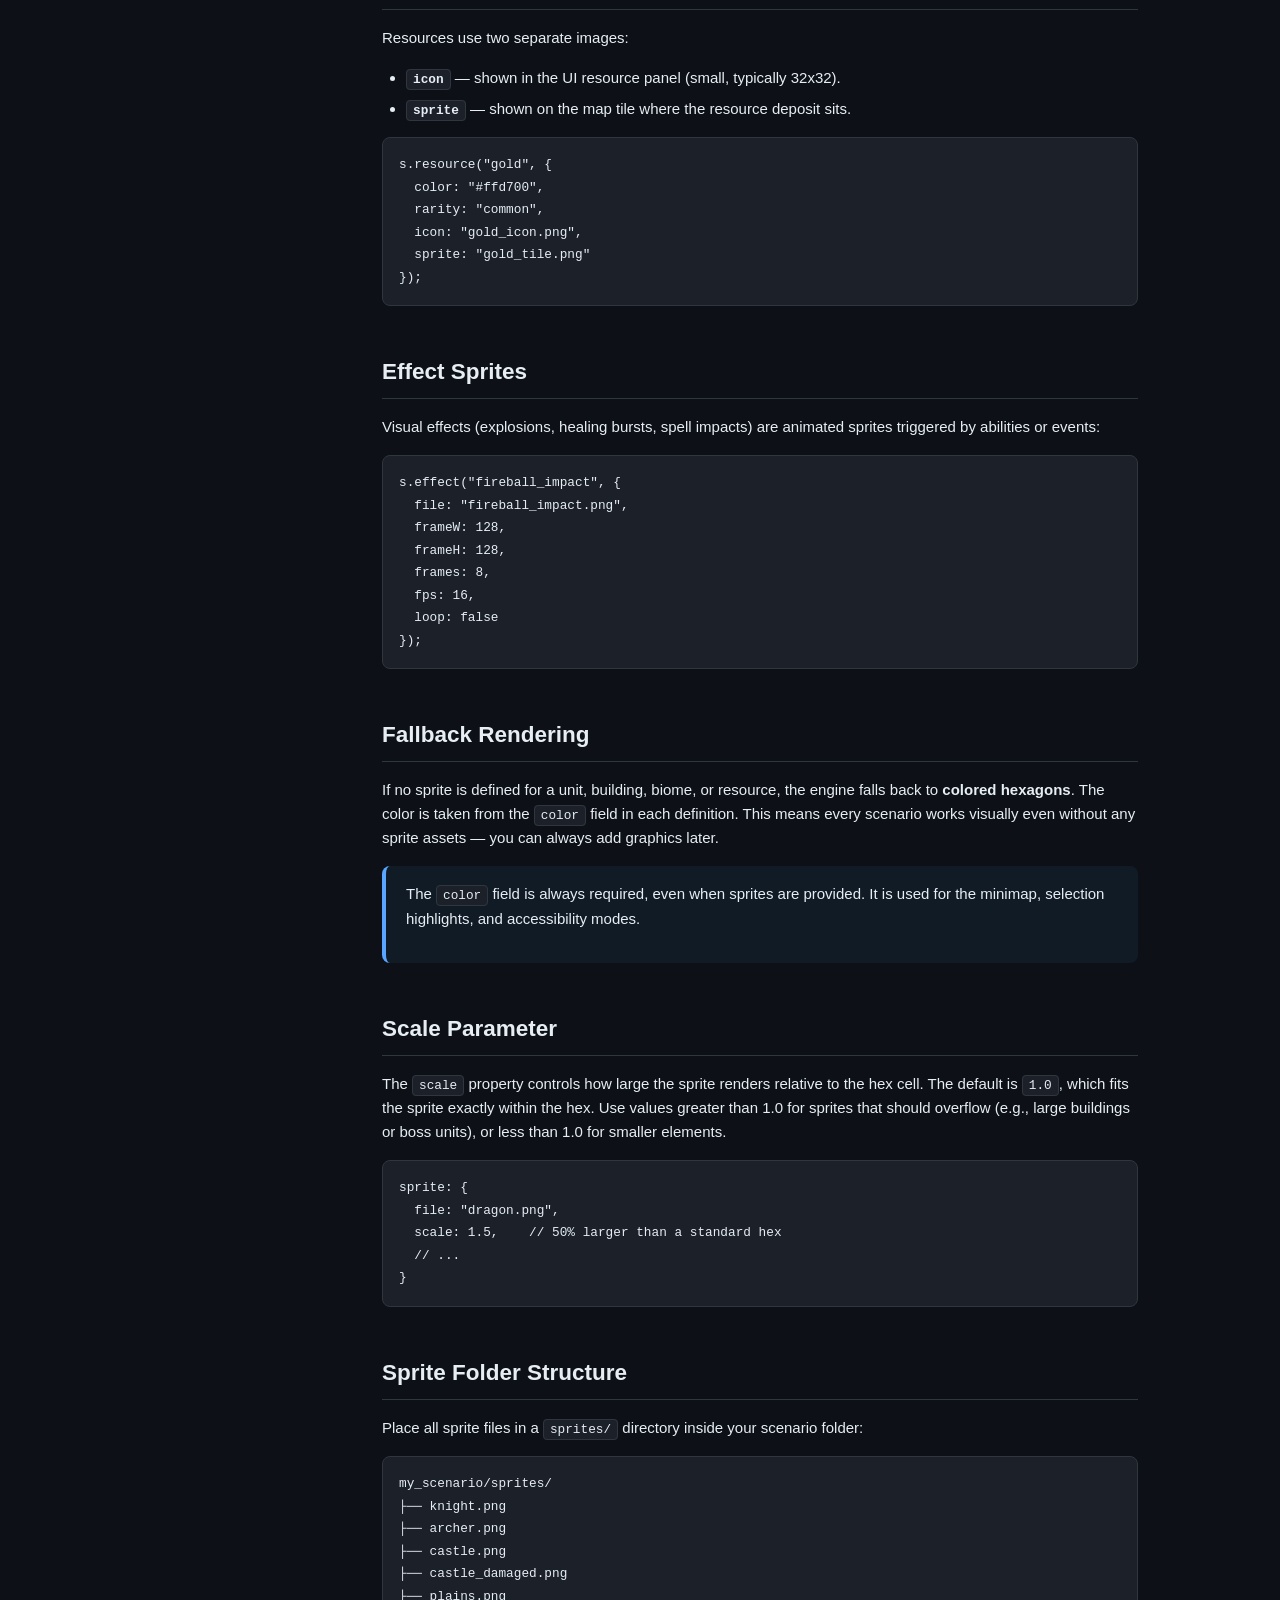
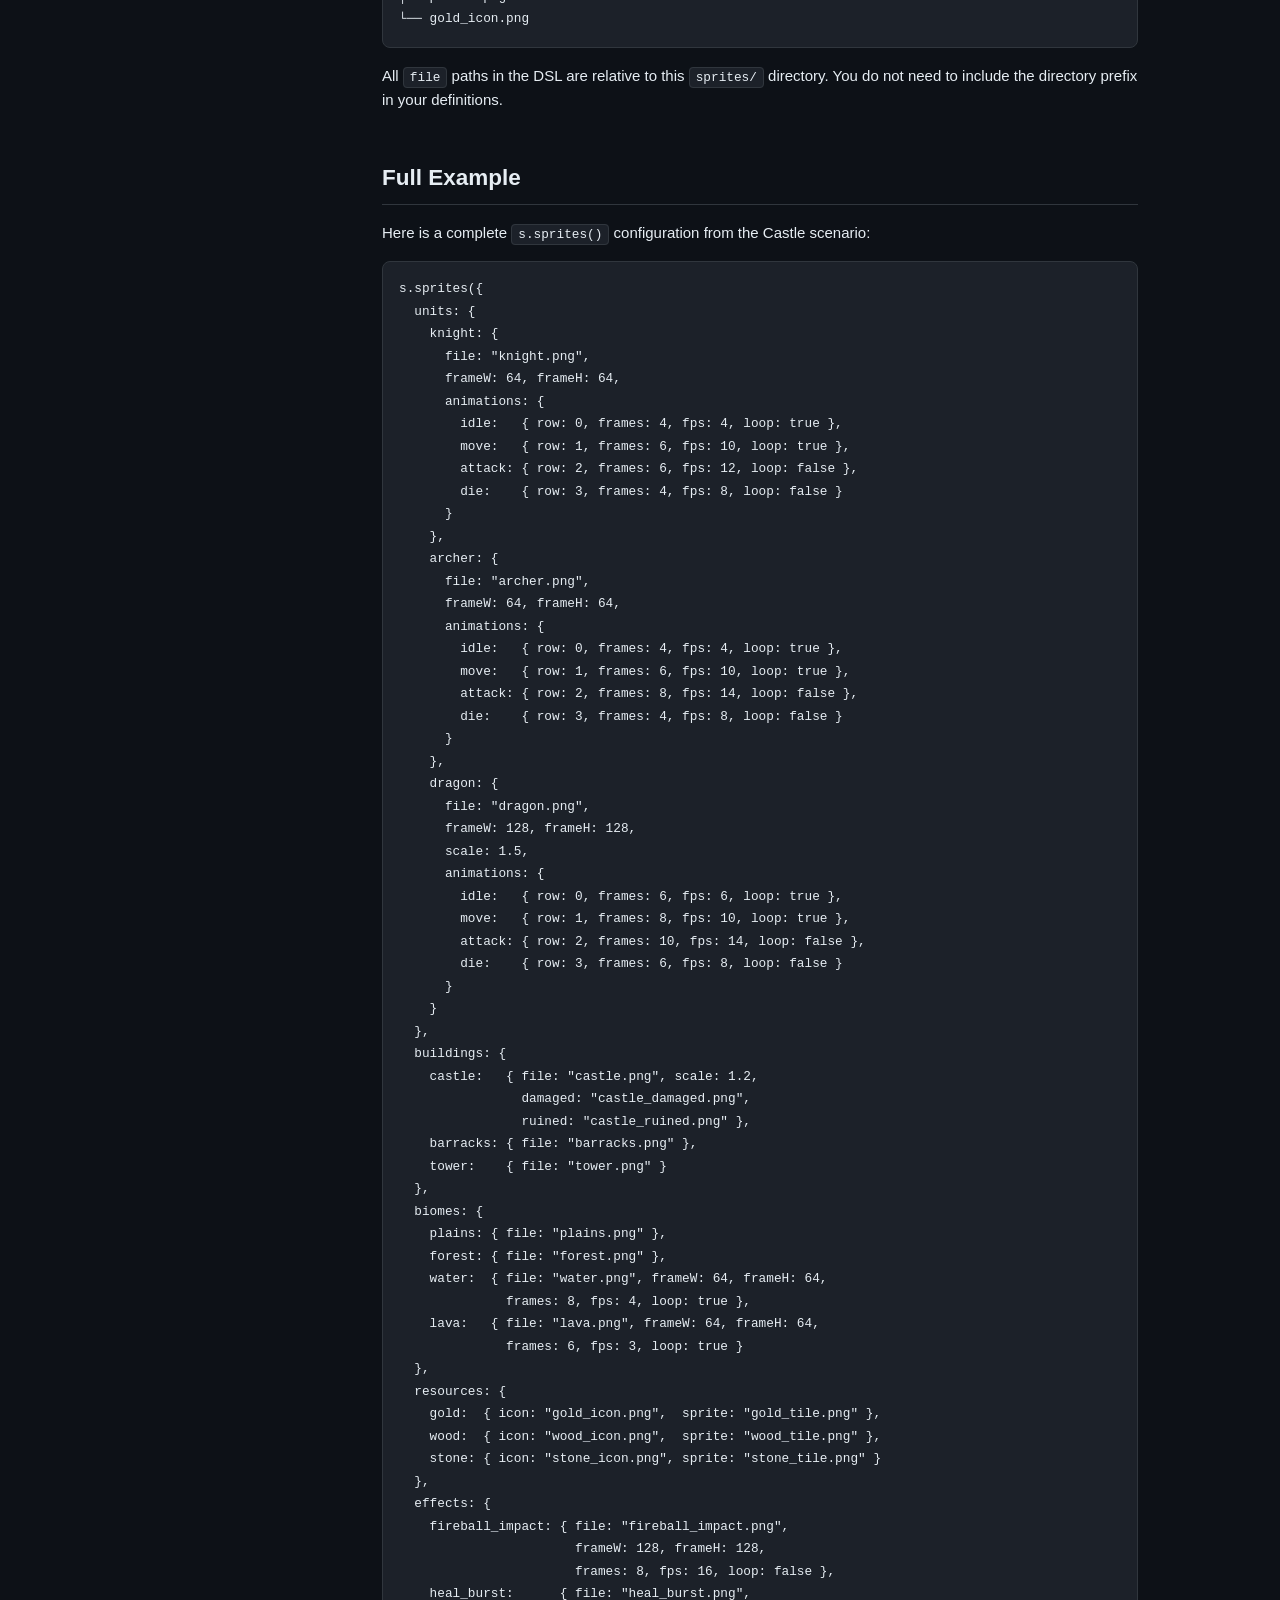
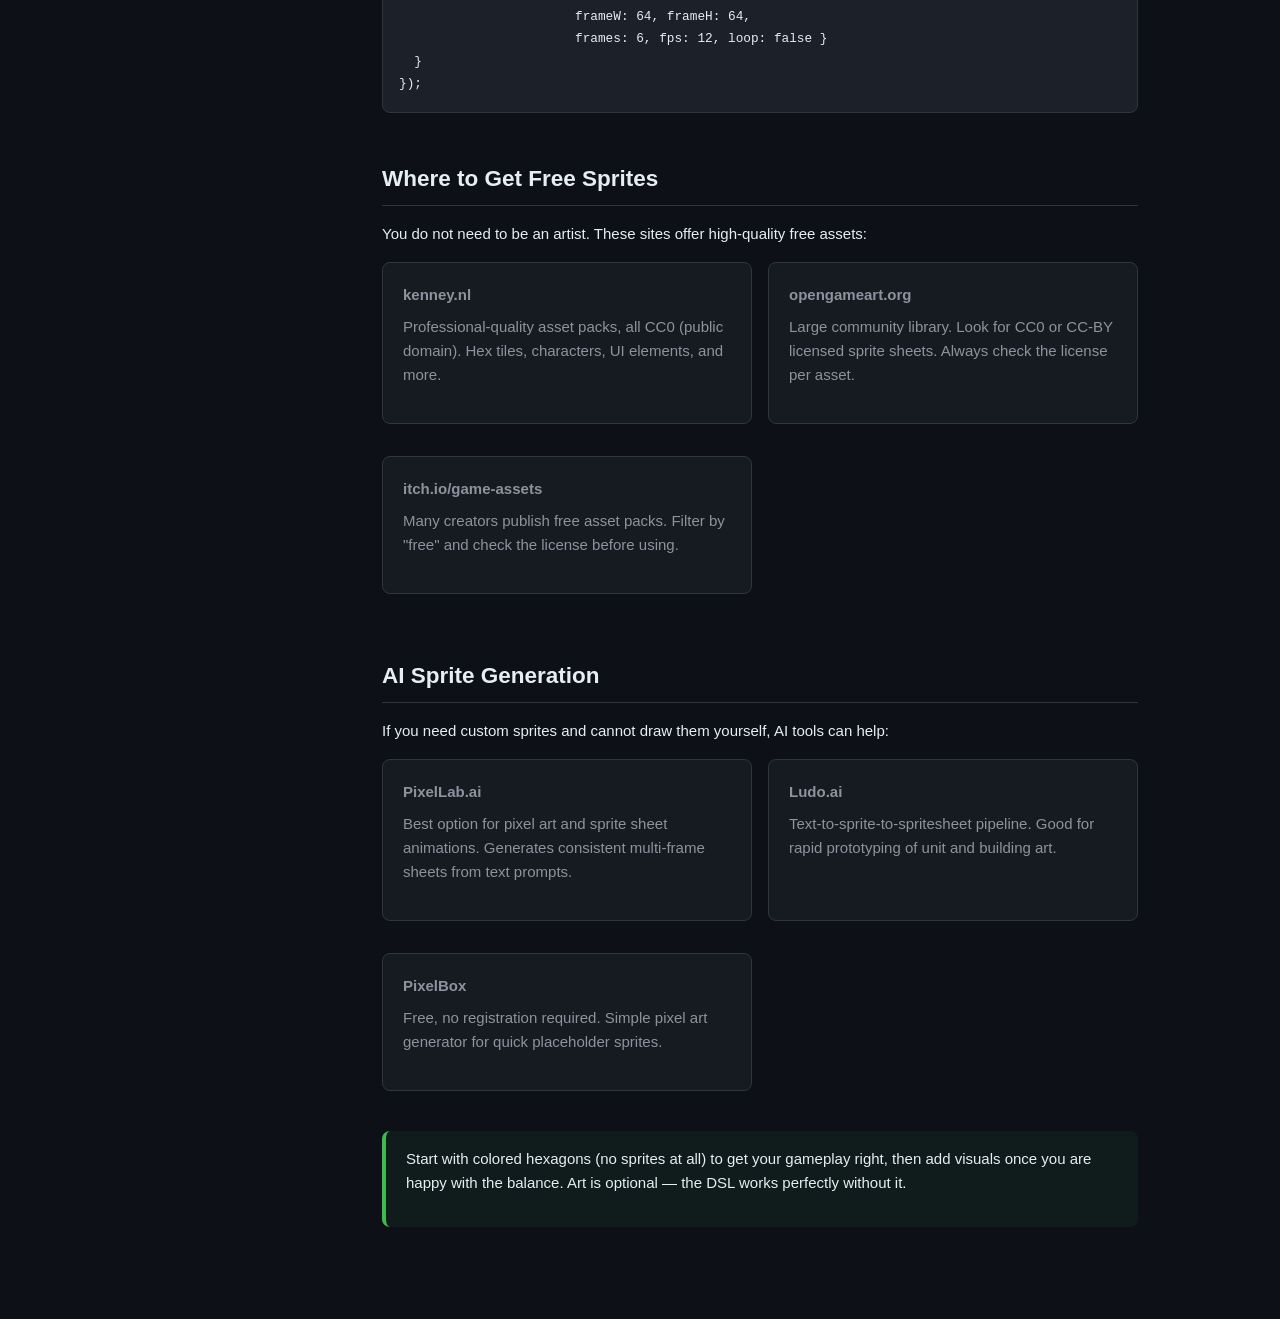
<file: docs/pages/sprites.html>
<!DOCTYPE html>
<!--
  CodeHex Scenarios Documentation — Sprites
  Static site, opens in any browser without a server.
-->
<html lang="en">
<head>
  <meta charset="UTF-8">
  <meta name="viewport" content="width=device-width, initial-scale=1.0">
  <title>Sprites — CodeHex Scenarios</title>
  <link rel="stylesheet" href="../style.css">
</head>
<body>
  <button class="menu-toggle" aria-label="Toggle menu">&#9776;</button>
  <div class="layout">
    <nav class="sidebar">
      <div class="sidebar-header">
        <h1>CodeHex</h1>
        <div class="subtitle">Scenarios Docs</div>
      </div>
      <div class="sidebar-nav">
        <a href="../index.html">Home</a>
        <a href="quickstart.html">Quick Start</a>
        <div class="section-label">Reference</div>
        <a href="dsl-reference.html">DSL Reference</a>
        <div class="section-label">Guides</div>
        <a href="biomes.html">Biomes</a>
        <a href="units.html">Units</a>
        <a href="buildings.html">Buildings</a>
        <a href="abilities.html">Abilities</a>
        <a href="events.html">Events</a>
        <a href="mapgen.html">Map Generation</a>
        <div class="section-label">Assets</div>
        <a href="sprites.html" class="active">Sprites</a>
        <a href="audio.html">Audio</a>
        <div class="section-label">Learn</div>
        <a href="examples.html">Examples</a>
      </div>
    </nav>

    <main class="main">
      <div class="content">
        <h1>Sprites</h1>
        <p class="lead">Add visual life to your scenario with sprite sheets for units, buildings, biomes, resources, and effects.</p>

        <h2 id="what-is-a-sprite-sheet">What Is a Sprite Sheet?</h2>
        <p>A sprite sheet is a single <strong>PNG image</strong> that packs multiple frames into a grid. Each <strong>row</strong> represents a different animation (idle, move, attack, etc.) and each <strong>column</strong> represents a single frame within that animation. The engine slices the image at runtime using the frame dimensions you provide.</p>

        <h2 id="format">Format</h2>
        <p>All sprite files must be <strong>PNG</strong> with a <strong>transparent background</strong>. The engine does not support JPEG, GIF, or WebP for sprite sheets. Transparency is required so sprites composite cleanly over the hex grid and other layers.</p>

        <h2 id="how-animations-work">How Animations Work</h2>
        <p>Animations are configured with five properties:</p>
        <table>
          <thead>
            <tr><th>Property</th><th>Type</th><th>Description</th></tr>
          </thead>
          <tbody>
            <tr><td><code>frameW</code></td><td>number</td><td>Width of a single frame in pixels. Defines the column grid.</td></tr>
            <tr><td><code>frameH</code></td><td>number</td><td>Height of a single frame in pixels. Defines the row grid.</td></tr>
            <tr><td><code>row</code></td><td>number</td><td>Which row of the sprite sheet to use for this animation (0-indexed).</td></tr>
            <tr><td><code>frames</code></td><td>number</td><td>Number of columns (frames) in the animation.</td></tr>
            <tr><td><code>fps</code></td><td>number</td><td>Playback speed in frames per second.</td></tr>
            <tr><td><code>loop</code></td><td>boolean</td><td>Whether the animation repeats. Set to <code>false</code> for one-shot animations like death.</td></tr>
          </tbody>
        </table>

        <h2 id="unit-sprites">Unit Sprites</h2>
        <p>Units support multiple animation types. Each animation is a named key inside the unit's <code>sprite</code> block:</p>
        <table>
          <thead>
            <tr><th>Animation</th><th>When Played</th></tr>
          </thead>
          <tbody>
            <tr><td><code>idle</code></td><td>Unit is standing still, waiting for orders.</td></tr>
            <tr><td><code>move</code></td><td>Unit is traveling between hexes.</td></tr>
            <tr><td><code>attack</code></td><td>Unit performs a melee or ranged attack.</td></tr>
            <tr><td><code>die</code></td><td>Unit is destroyed (typically <code>loop: false</code>).</td></tr>
            <tr><td><em>custom</em></td><td>Any additional name you define, triggered via abilities or events.</td></tr>
          </tbody>
        </table>

        <pre><code>s.unit("knight", {
  hp: 80, attack: 18, defense: 12,
  cost: { gold: 40 },
  sprite: {
    file: "knight.png",
    frameW: 64,
    frameH: 64,
    animations: {
      idle:   { row: 0, frames: 4, fps: 4, loop: true },
      move:   { row: 1, frames: 6, fps: 10, loop: true },
      attack: { row: 2, frames: 6, fps: 12, loop: false },
      die:    { row: 3, frames: 4, fps: 8, loop: false }
    }
  }
});</code></pre>

        <h2 id="building-sprites">Building Sprites</h2>
        <p>Buildings can be <strong>static</strong> or <strong>animated</strong>.</p>

        <h3>Static buildings</h3>
        <p>A static building uses a single image file with optional damage state variants:</p>
        <pre><code>s.building("castle", {
  hp: 500,
  sprite: {
    file: "castle.png",
    scale: 1.2,
    damaged: "castle_damaged.png",
    ruined: "castle_ruined.png"
  }
});</code></pre>

        <h3>Building damage states</h3>
        <table>
          <thead>
            <tr><th>State</th><th>Property</th><th>Condition</th></tr>
          </thead>
          <tbody>
            <tr><td>Normal</td><td><code>file</code></td><td>HP &gt; 50%</td></tr>
            <tr><td>Damaged</td><td><code>damaged</code></td><td>HP &lt; 50%</td></tr>
            <tr><td>Ruined</td><td><code>ruined</code></td><td>HP &lt; 20%</td></tr>
          </tbody>
        </table>

        <div class="callout callout-tip">
          <p>If you omit <code>damaged</code> and <code>ruined</code>, the engine will tint the normal sprite darker as health decreases.</p>
        </div>

        <h3>Animated buildings</h3>
        <p>Animated buildings use the same <code>frameW</code>, <code>frameH</code>, <code>frames</code>, <code>fps</code>, and <code>loop</code> properties as units, but typically only have a single animation row.</p>

        <h2 id="biome-tiles">Biome Tiles</h2>
        <p>Biome sprites fill the hex grid. They can be <strong>static</strong> (a single image tile) or <strong>animated</strong> (for water ripples, lava glow, etc.):</p>
        <pre><code>s.biome("water", {
  color: "#2196f3",
  moveCost: 3,
  sprite: {
    file: "water.png",
    frameW: 64,
    frameH: 64,
    frames: 8,
    fps: 4,
    loop: true
  }
});</code></pre>

        <h2 id="resource-sprites">Resource Sprites</h2>
        <p>Resources use two separate images:</p>
        <ul>
          <li><strong><code>icon</code></strong> — shown in the UI resource panel (small, typically 32x32).</li>
          <li><strong><code>sprite</code></strong> — shown on the map tile where the resource deposit sits.</li>
        </ul>
        <pre><code>s.resource("gold", {
  color: "#ffd700",
  rarity: "common",
  icon: "gold_icon.png",
  sprite: "gold_tile.png"
});</code></pre>

        <h2 id="effect-sprites">Effect Sprites</h2>
        <p>Visual effects (explosions, healing bursts, spell impacts) are animated sprites triggered by abilities or events:</p>
        <pre><code>s.effect("fireball_impact", {
  file: "fireball_impact.png",
  frameW: 128,
  frameH: 128,
  frames: 8,
  fps: 16,
  loop: false
});</code></pre>

        <h2 id="fallback-rendering">Fallback Rendering</h2>
        <p>If no sprite is defined for a unit, building, biome, or resource, the engine falls back to <strong>colored hexagons</strong>. The color is taken from the <code>color</code> field in each definition. This means every scenario works visually even without any sprite assets — you can always add graphics later.</p>

        <div class="callout callout-info">
          <p>The <code>color</code> field is always required, even when sprites are provided. It is used for the minimap, selection highlights, and accessibility modes.</p>
        </div>

        <h2 id="scale">Scale Parameter</h2>
        <p>The <code>scale</code> property controls how large the sprite renders relative to the hex cell. The default is <code>1.0</code>, which fits the sprite exactly within the hex. Use values greater than 1.0 for sprites that should overflow (e.g., large buildings or boss units), or less than 1.0 for smaller elements.</p>
        <pre><code>sprite: {
  file: "dragon.png",
  scale: 1.5,    // 50% larger than a standard hex
  // ...
}</code></pre>

        <h2 id="folder-structure">Sprite Folder Structure</h2>
        <p>Place all sprite files in a <code>sprites/</code> directory inside your scenario folder:</p>
        <pre><code>my_scenario/sprites/
├── knight.png
├── archer.png
├── castle.png
├── castle_damaged.png
├── plains.png
└── gold_icon.png</code></pre>
        <p>All <code>file</code> paths in the DSL are relative to this <code>sprites/</code> directory. You do not need to include the directory prefix in your definitions.</p>

        <h2 id="full-example">Full Example</h2>
        <p>Here is a complete <code>s.sprites()</code> configuration from the Castle scenario:</p>
        <pre><code>s.sprites({
  units: {
    knight: {
      file: "knight.png",
      frameW: 64, frameH: 64,
      animations: {
        idle:   { row: 0, frames: 4, fps: 4, loop: true },
        move:   { row: 1, frames: 6, fps: 10, loop: true },
        attack: { row: 2, frames: 6, fps: 12, loop: false },
        die:    { row: 3, frames: 4, fps: 8, loop: false }
      }
    },
    archer: {
      file: "archer.png",
      frameW: 64, frameH: 64,
      animations: {
        idle:   { row: 0, frames: 4, fps: 4, loop: true },
        move:   { row: 1, frames: 6, fps: 10, loop: true },
        attack: { row: 2, frames: 8, fps: 14, loop: false },
        die:    { row: 3, frames: 4, fps: 8, loop: false }
      }
    },
    dragon: {
      file: "dragon.png",
      frameW: 128, frameH: 128,
      scale: 1.5,
      animations: {
        idle:   { row: 0, frames: 6, fps: 6, loop: true },
        move:   { row: 1, frames: 8, fps: 10, loop: true },
        attack: { row: 2, frames: 10, fps: 14, loop: false },
        die:    { row: 3, frames: 6, fps: 8, loop: false }
      }
    }
  },
  buildings: {
    castle:   { file: "castle.png", scale: 1.2,
                damaged: "castle_damaged.png",
                ruined: "castle_ruined.png" },
    barracks: { file: "barracks.png" },
    tower:    { file: "tower.png" }
  },
  biomes: {
    plains: { file: "plains.png" },
    forest: { file: "forest.png" },
    water:  { file: "water.png", frameW: 64, frameH: 64,
              frames: 8, fps: 4, loop: true },
    lava:   { file: "lava.png", frameW: 64, frameH: 64,
              frames: 6, fps: 3, loop: true }
  },
  resources: {
    gold:  { icon: "gold_icon.png",  sprite: "gold_tile.png" },
    wood:  { icon: "wood_icon.png",  sprite: "wood_tile.png" },
    stone: { icon: "stone_icon.png", sprite: "stone_tile.png" }
  },
  effects: {
    fireball_impact: { file: "fireball_impact.png",
                       frameW: 128, frameH: 128,
                       frames: 8, fps: 16, loop: false },
    heal_burst:      { file: "heal_burst.png",
                       frameW: 64, frameH: 64,
                       frames: 6, fps: 12, loop: false }
  }
});</code></pre>

        <h2 id="where-to-get-sprites">Where to Get Free Sprites</h2>
        <p>You do not need to be an artist. These sites offer high-quality free assets:</p>
        <div class="grid-2">
          <div class="card">
            <h4 class="mt-0">kenney.nl</h4>
            <p class="text-muted">Professional-quality asset packs, all CC0 (public domain). Hex tiles, characters, UI elements, and more.</p>
          </div>
          <div class="card">
            <h4 class="mt-0">opengameart.org</h4>
            <p class="text-muted">Large community library. Look for CC0 or CC-BY licensed sprite sheets. Always check the license per asset.</p>
          </div>
          <div class="card">
            <h4 class="mt-0">itch.io/game-assets</h4>
            <p class="text-muted">Many creators publish free asset packs. Filter by "free" and check the license before using.</p>
          </div>
        </div>

        <h2 id="ai-sprite-generation">AI Sprite Generation</h2>
        <p>If you need custom sprites and cannot draw them yourself, AI tools can help:</p>
        <div class="grid-2">
          <div class="card">
            <h4 class="mt-0">PixelLab.ai</h4>
            <p class="text-muted">Best option for pixel art and sprite sheet animations. Generates consistent multi-frame sheets from text prompts.</p>
          </div>
          <div class="card">
            <h4 class="mt-0">Ludo.ai</h4>
            <p class="text-muted">Text-to-sprite-to-spritesheet pipeline. Good for rapid prototyping of unit and building art.</p>
          </div>
          <div class="card">
            <h4 class="mt-0">PixelBox</h4>
            <p class="text-muted">Free, no registration required. Simple pixel art generator for quick placeholder sprites.</p>
          </div>
        </div>

        <div class="callout callout-tip">
          <p>Start with colored hexagons (no sprites at all) to get your gameplay right, then add visuals once you are happy with the balance. Art is optional — the DSL works perfectly without it.</p>
        </div>

      </div>
    </main>
  </div>
  <script src="../script.js"></script>
</body>
</html>
</file>
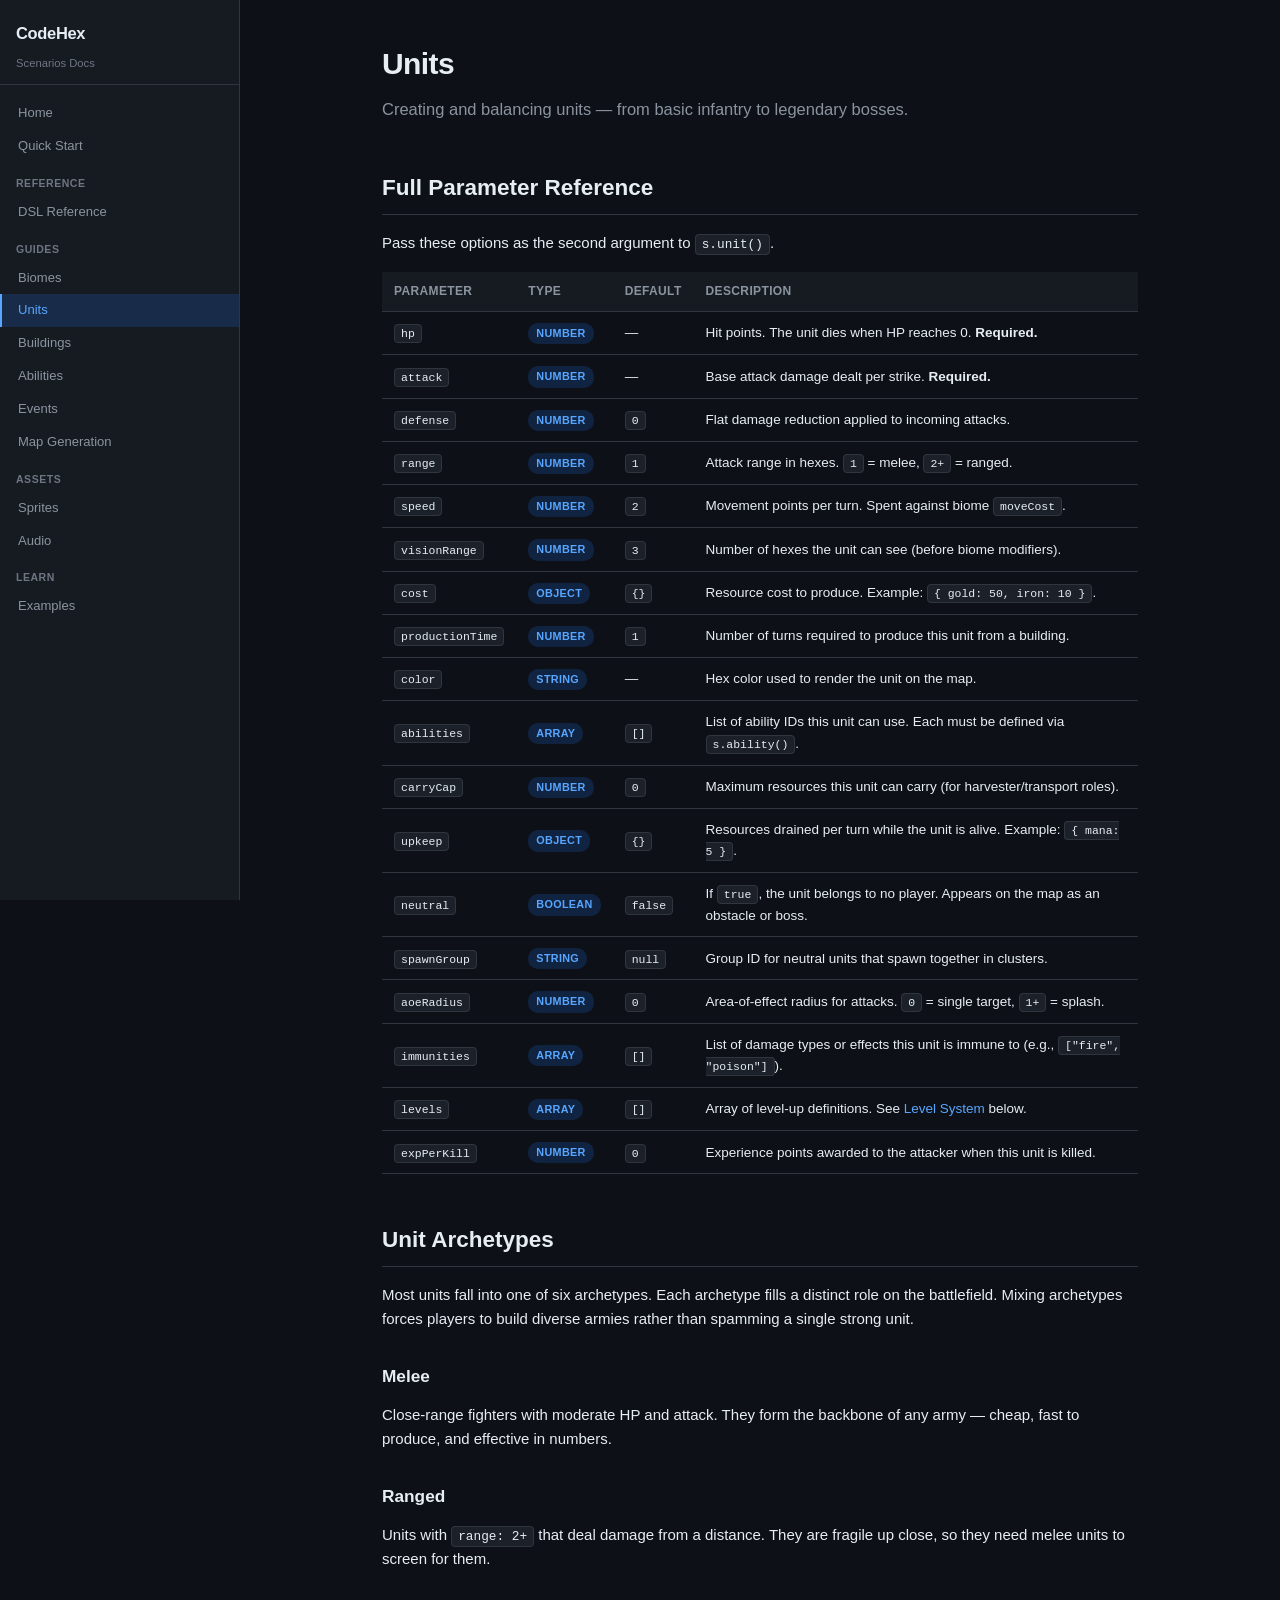
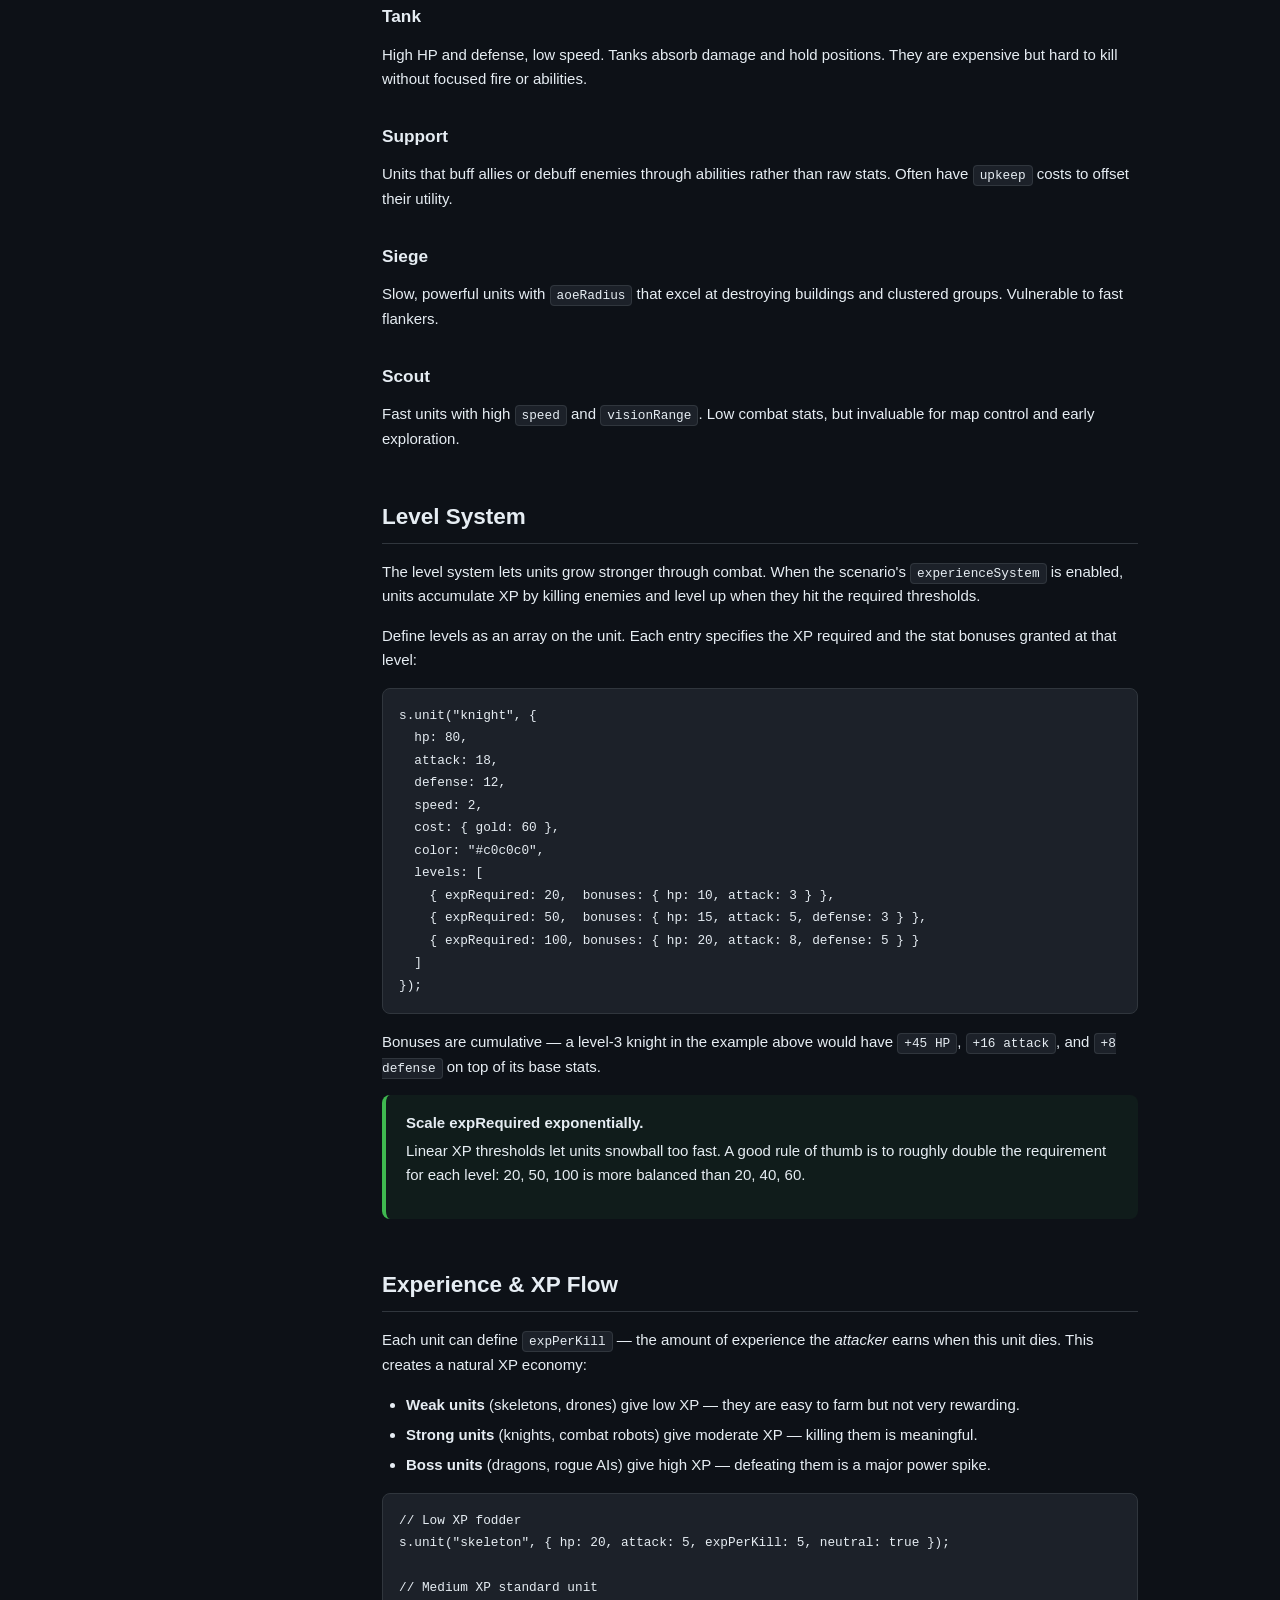
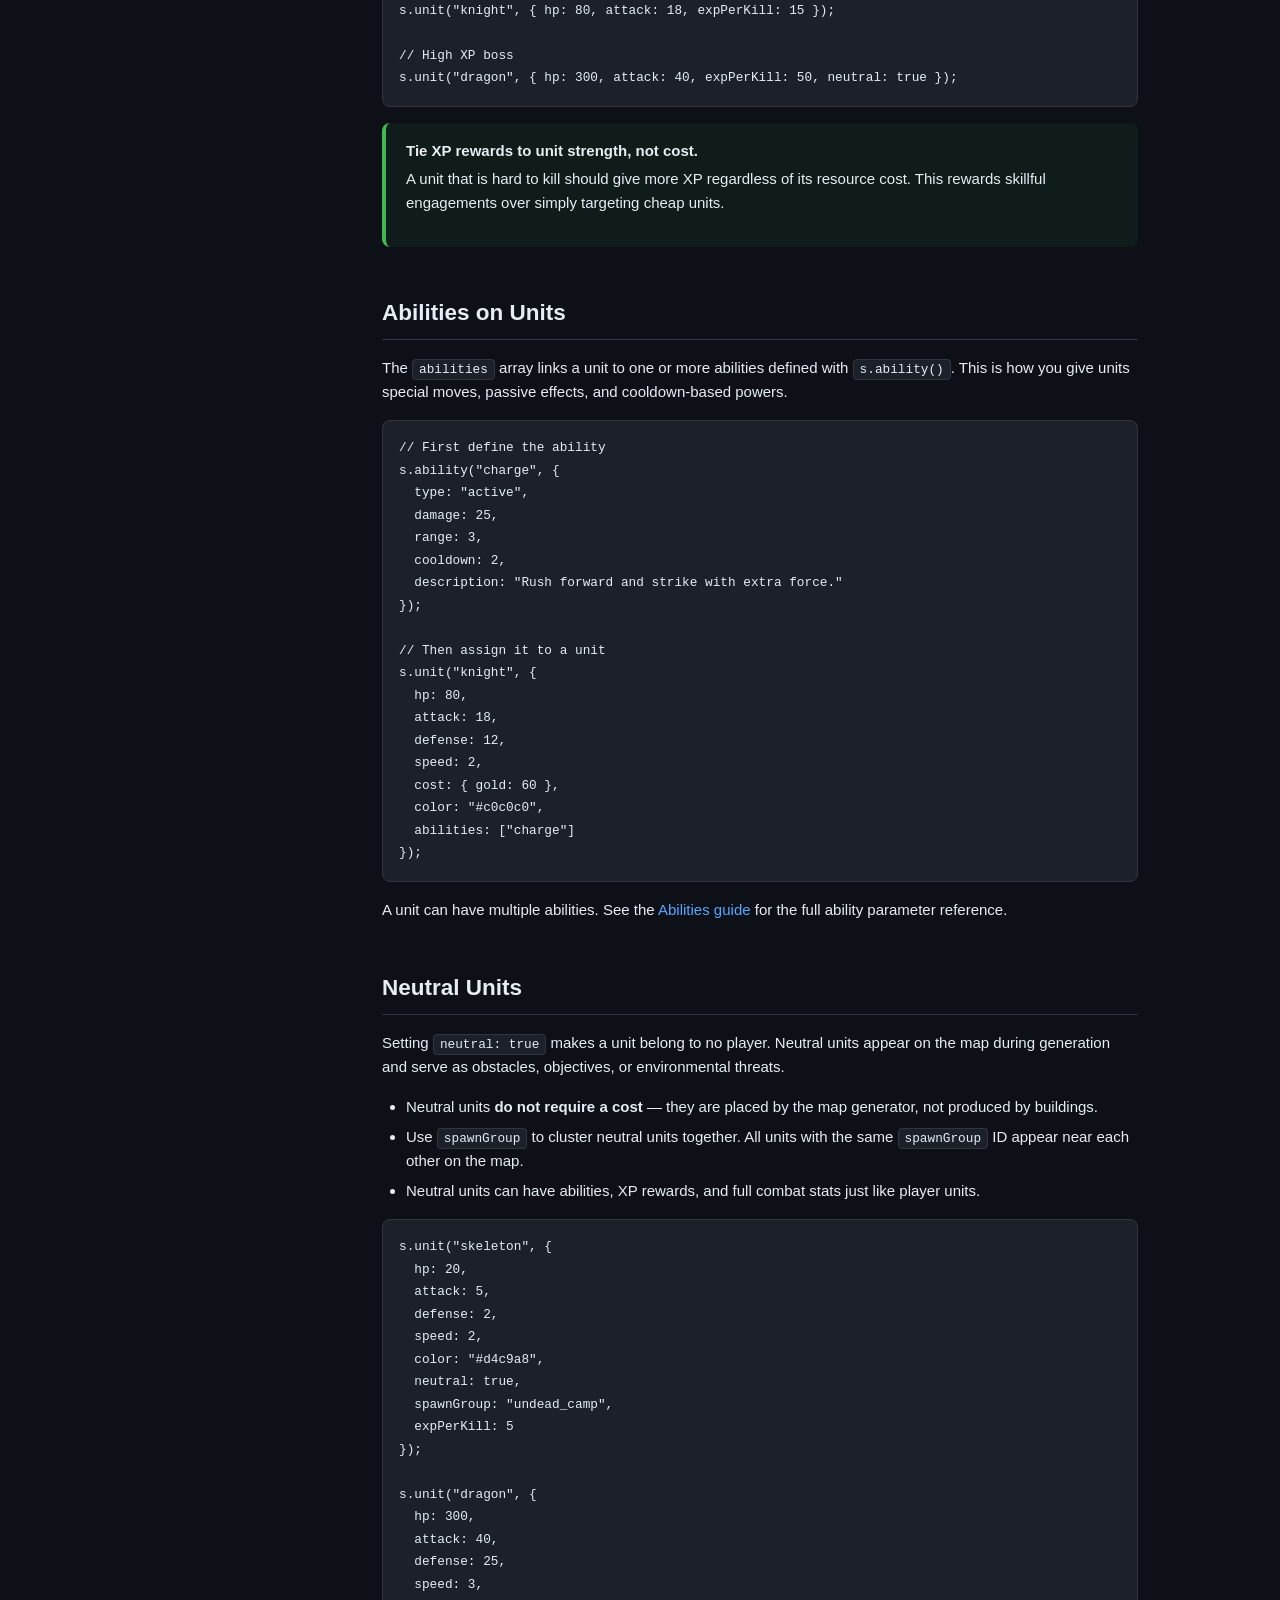
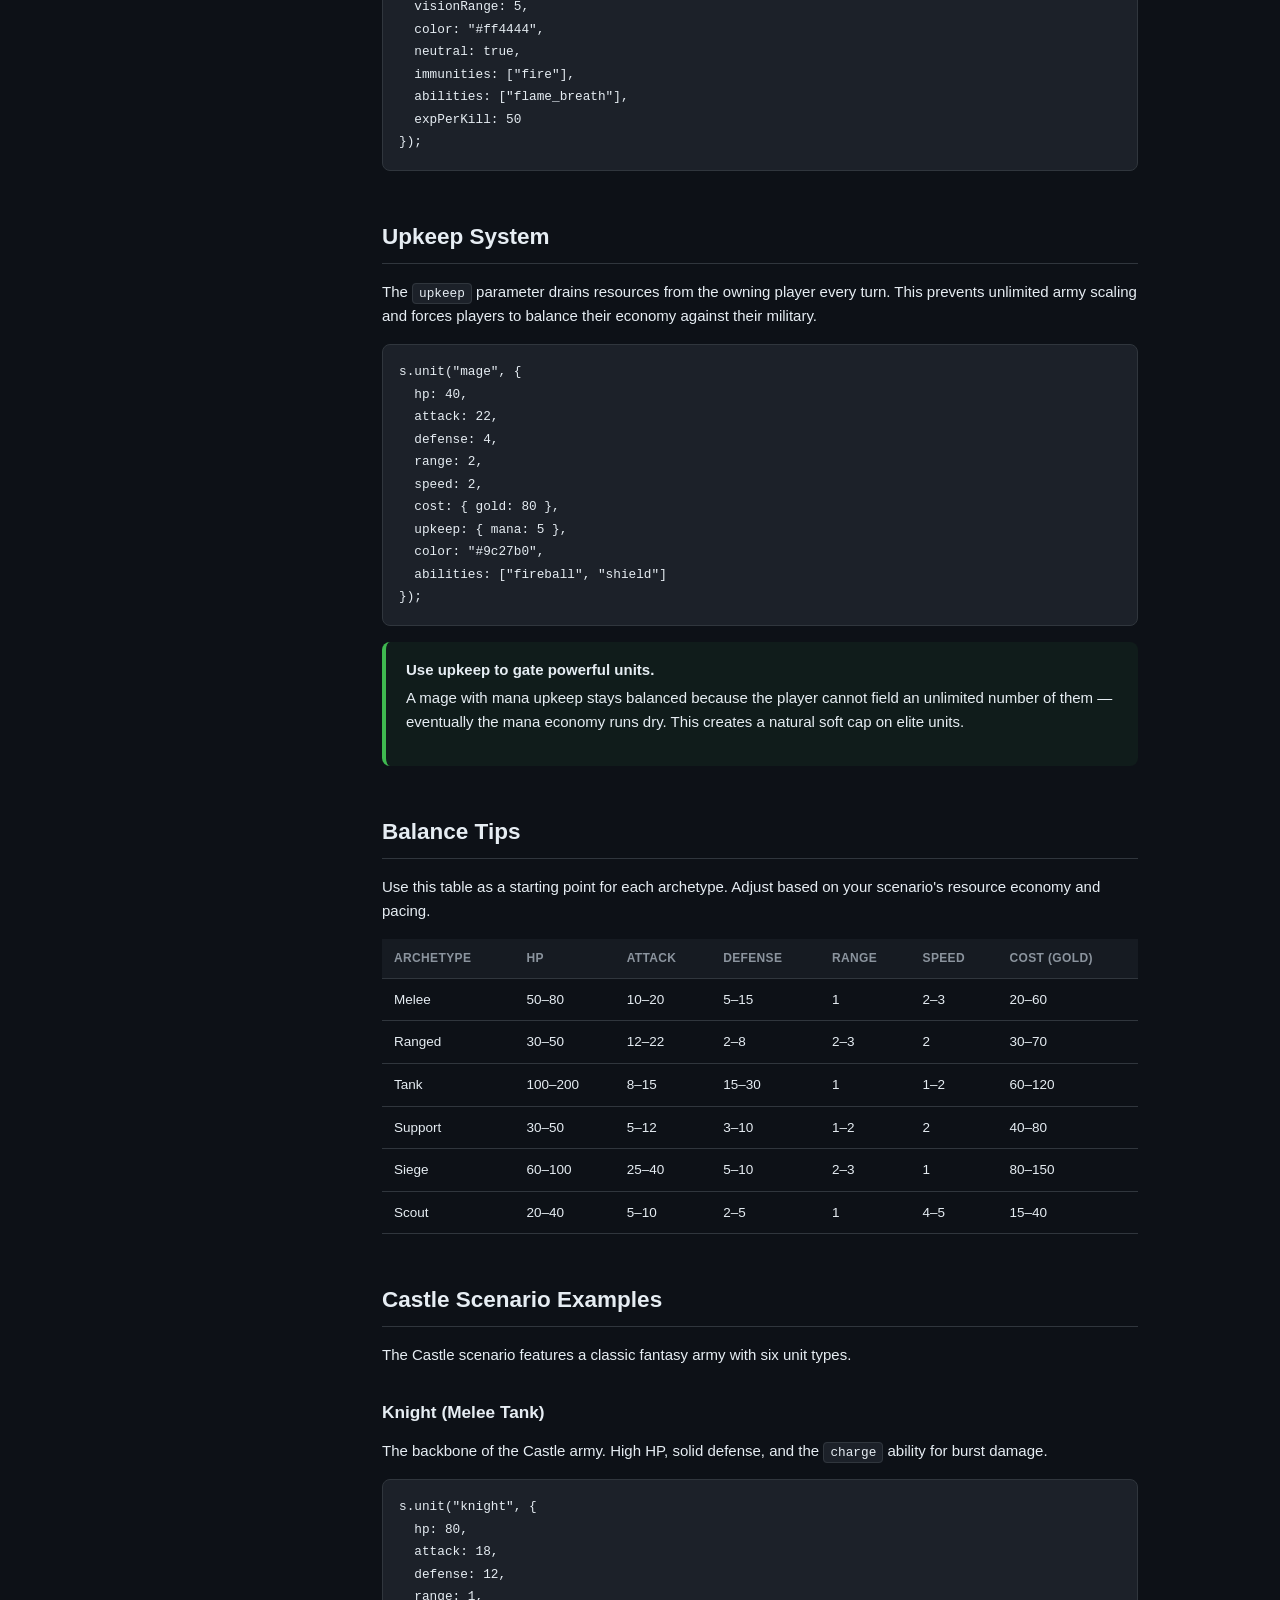
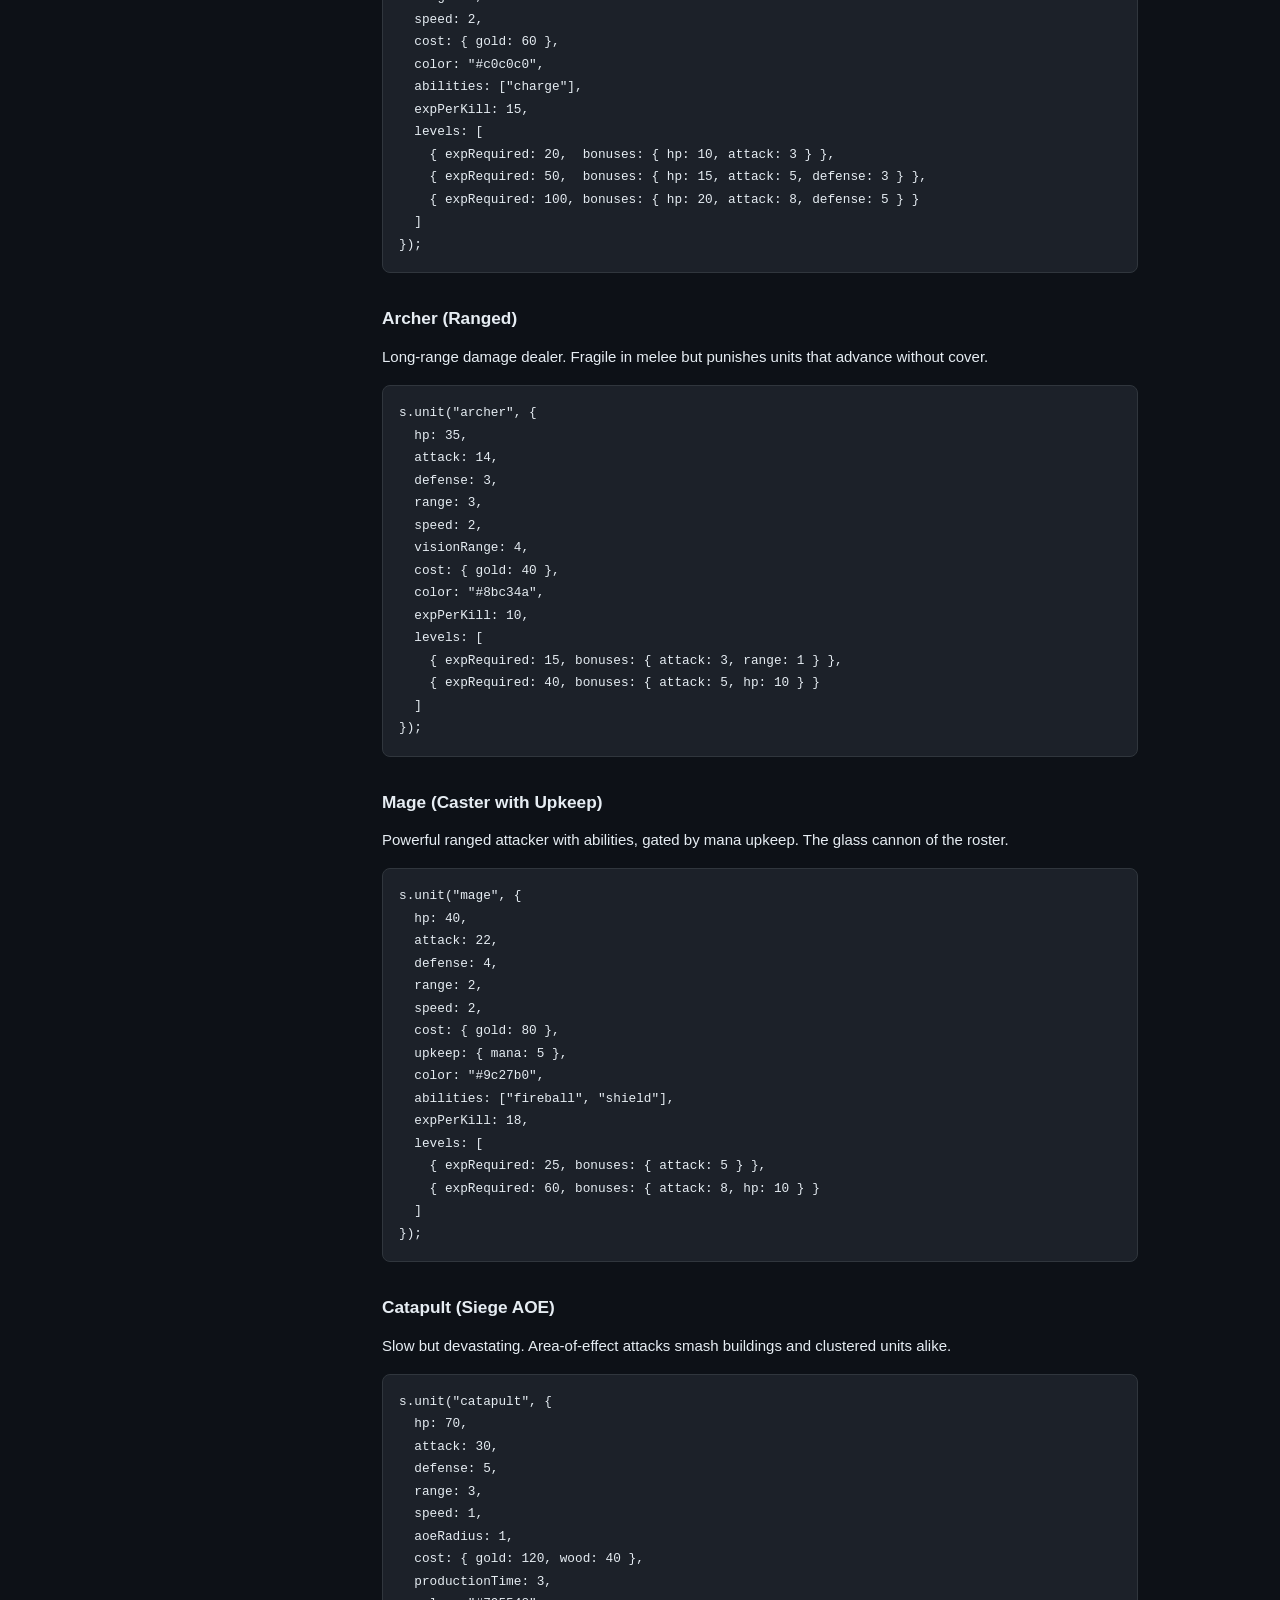
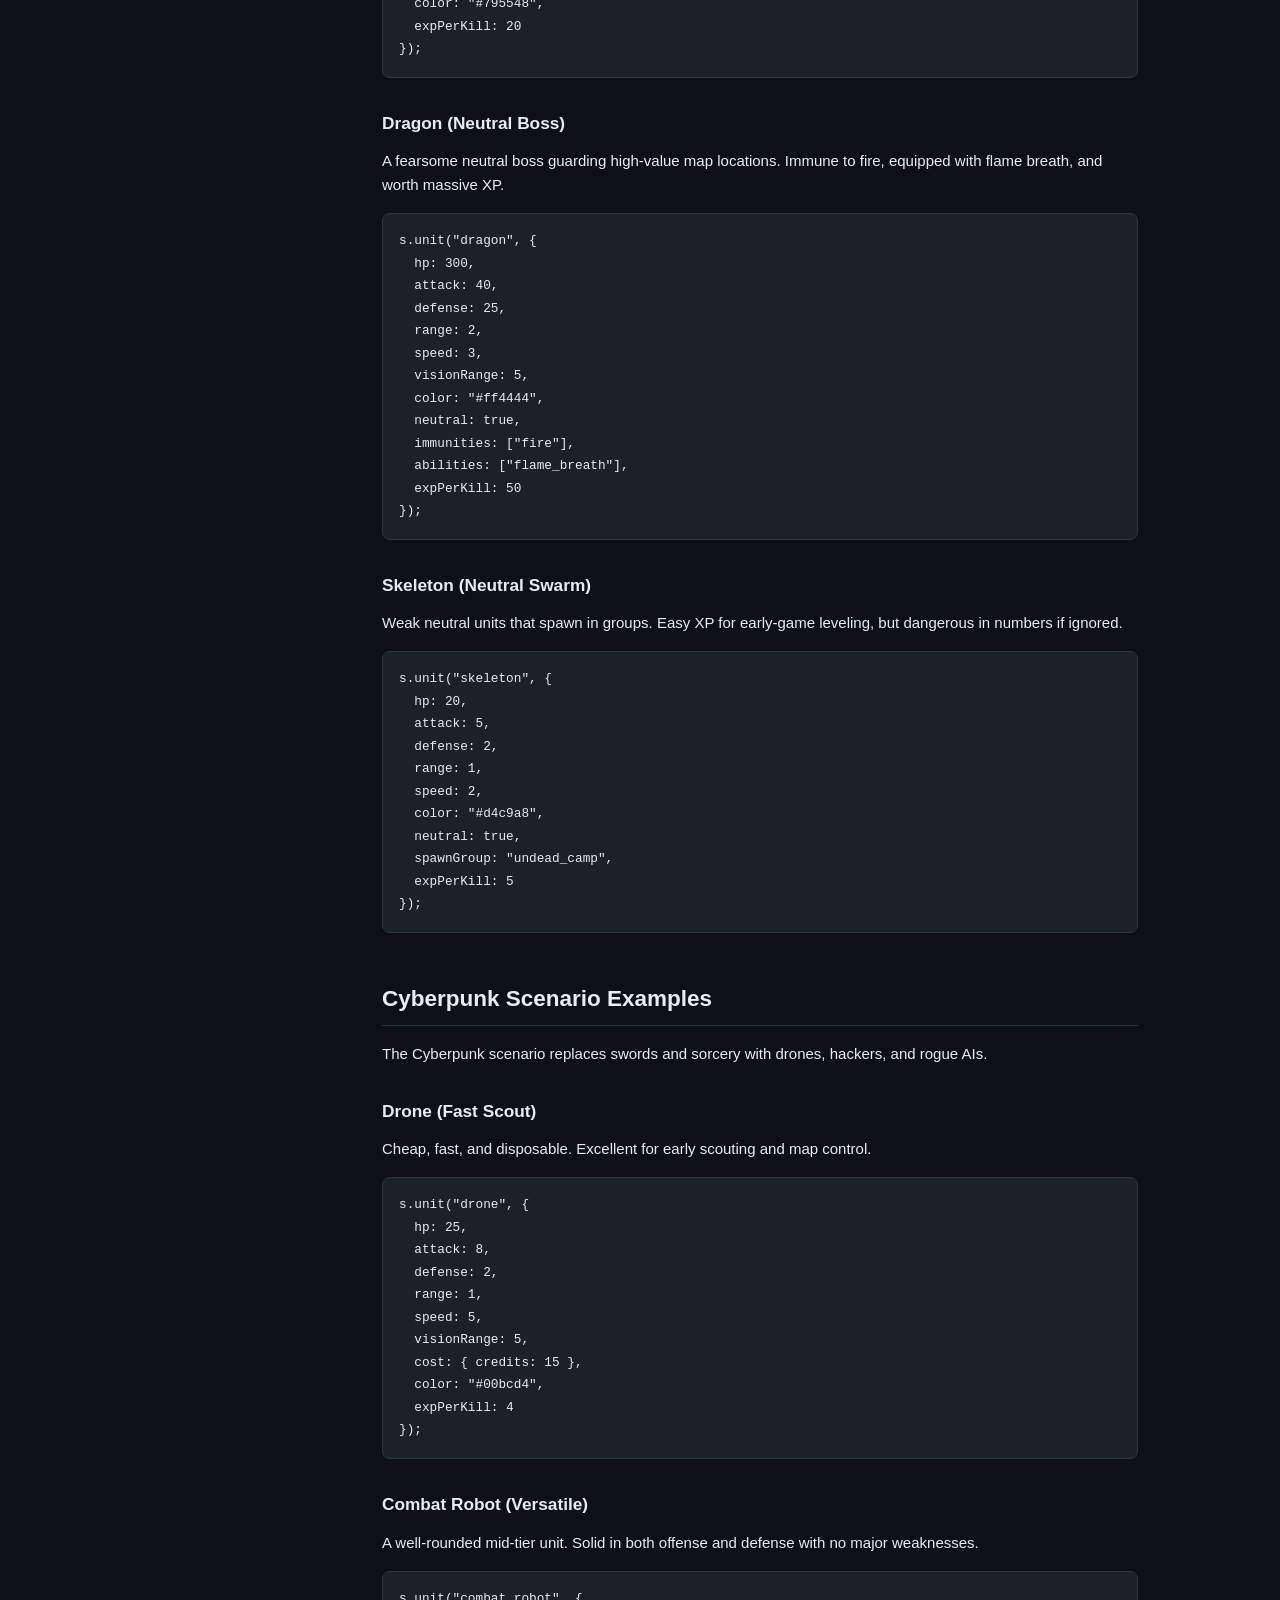
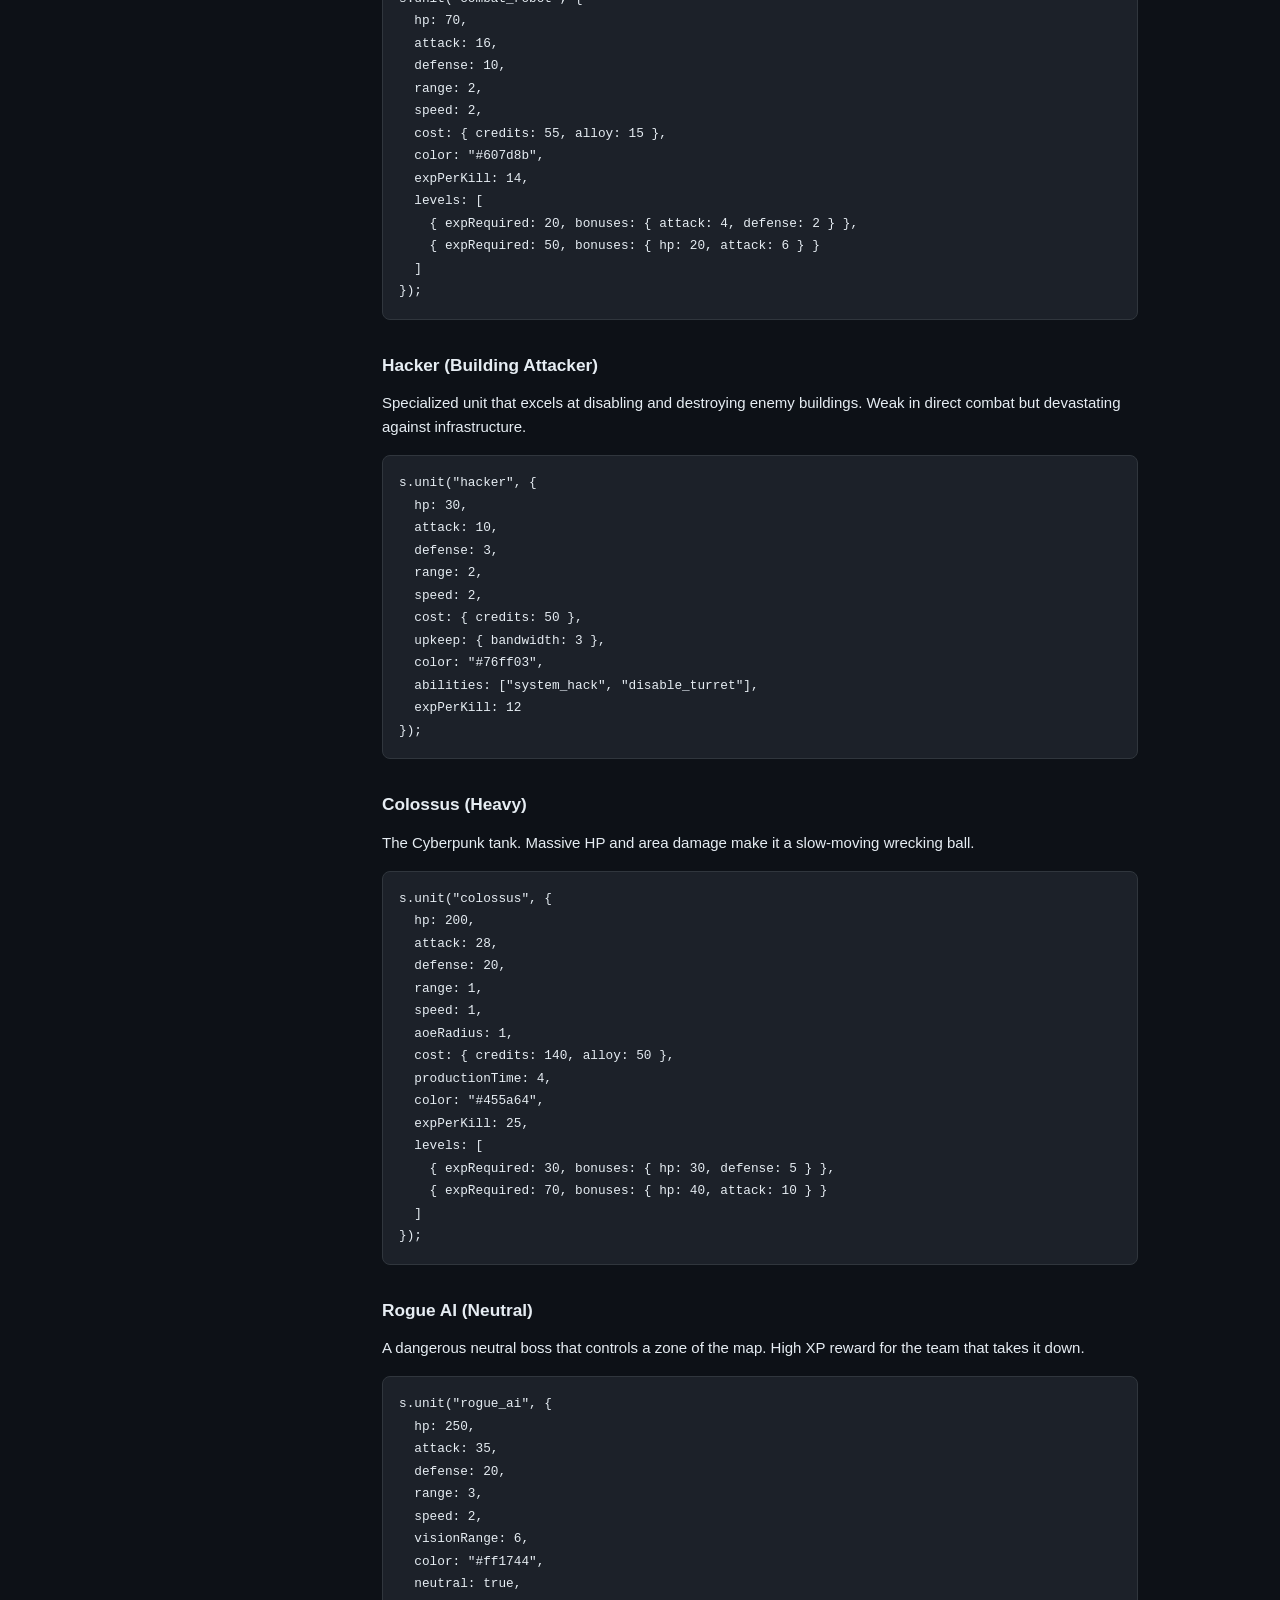
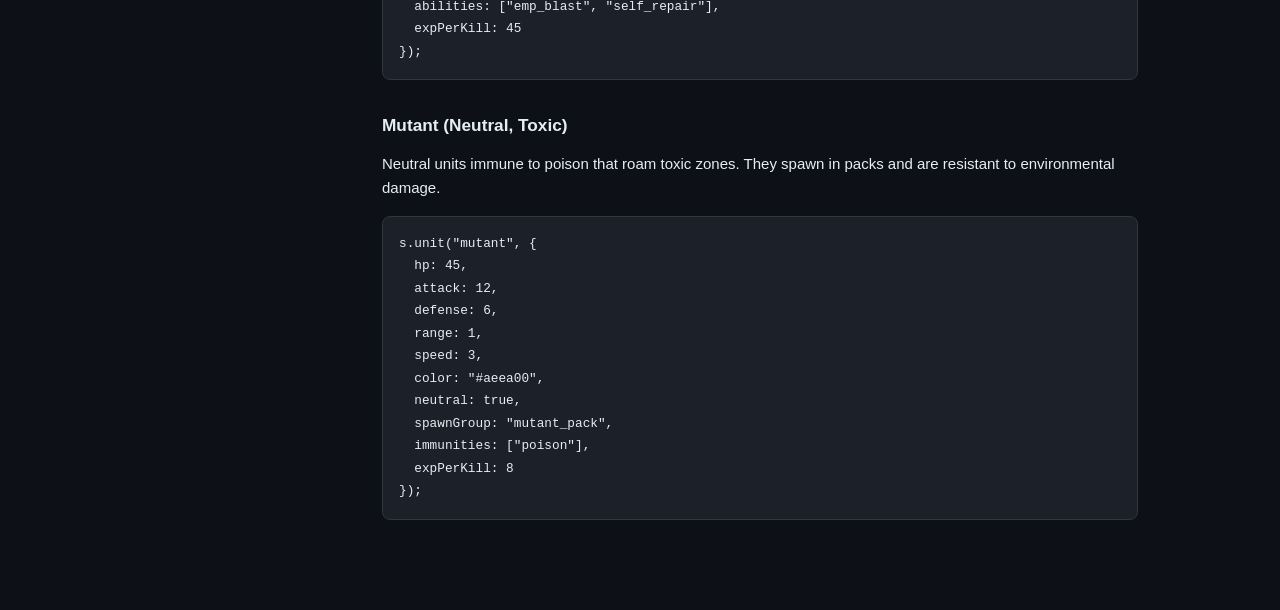
<file: docs/pages/units.html>
<!DOCTYPE html>
<!--
  CodeHex Scenarios Documentation — Units
  Static site, opens in any browser without a server.
-->
<html lang="en">
<head>
  <meta charset="UTF-8">
  <meta name="viewport" content="width=device-width, initial-scale=1.0">
  <title>Units — CodeHex Scenarios</title>
  <link rel="stylesheet" href="../style.css">
</head>
<body>
  <button class="menu-toggle" aria-label="Toggle menu">&#9776;</button>
  <div class="layout">
    <nav class="sidebar">
      <div class="sidebar-header">
        <h1>CodeHex</h1>
        <div class="subtitle">Scenarios Docs</div>
      </div>
      <div class="sidebar-nav">
        <a href="../index.html">Home</a>
        <a href="quickstart.html">Quick Start</a>
        <div class="section-label">Reference</div>
        <a href="dsl-reference.html">DSL Reference</a>
        <div class="section-label">Guides</div>
        <a href="biomes.html">Biomes</a>
        <a href="units.html" class="active">Units</a>
        <a href="buildings.html">Buildings</a>
        <a href="abilities.html">Abilities</a>
        <a href="events.html">Events</a>
        <a href="mapgen.html">Map Generation</a>
        <div class="section-label">Assets</div>
        <a href="sprites.html">Sprites</a>
        <a href="audio.html">Audio</a>
        <div class="section-label">Learn</div>
        <a href="examples.html">Examples</a>
      </div>
    </nav>

    <main class="main">
      <div class="content">
        <h1>Units</h1>
        <p class="lead">Creating and balancing units &mdash; from basic infantry to legendary bosses.</p>

        <h2 id="parameter-reference">Full Parameter Reference</h2>
        <p>Pass these options as the second argument to <code>s.unit()</code>.</p>

        <table>
          <thead>
            <tr>
              <th>Parameter</th>
              <th>Type</th>
              <th>Default</th>
              <th>Description</th>
            </tr>
          </thead>
          <tbody>
            <tr>
              <td><code>hp</code></td>
              <td><span class="badge badge-type">number</span></td>
              <td>&mdash;</td>
              <td>Hit points. The unit dies when HP reaches 0. <strong>Required.</strong></td>
            </tr>
            <tr>
              <td><code>attack</code></td>
              <td><span class="badge badge-type">number</span></td>
              <td>&mdash;</td>
              <td>Base attack damage dealt per strike. <strong>Required.</strong></td>
            </tr>
            <tr>
              <td><code>defense</code></td>
              <td><span class="badge badge-type">number</span></td>
              <td><code>0</code></td>
              <td>Flat damage reduction applied to incoming attacks.</td>
            </tr>
            <tr>
              <td><code>range</code></td>
              <td><span class="badge badge-type">number</span></td>
              <td><code>1</code></td>
              <td>Attack range in hexes. <code>1</code> = melee, <code>2+</code> = ranged.</td>
            </tr>
            <tr>
              <td><code>speed</code></td>
              <td><span class="badge badge-type">number</span></td>
              <td><code>2</code></td>
              <td>Movement points per turn. Spent against biome <code>moveCost</code>.</td>
            </tr>
            <tr>
              <td><code>visionRange</code></td>
              <td><span class="badge badge-type">number</span></td>
              <td><code>3</code></td>
              <td>Number of hexes the unit can see (before biome modifiers).</td>
            </tr>
            <tr>
              <td><code>cost</code></td>
              <td><span class="badge badge-type">object</span></td>
              <td><code>{}</code></td>
              <td>Resource cost to produce. Example: <code>{ gold: 50, iron: 10 }</code>.</td>
            </tr>
            <tr>
              <td><code>productionTime</code></td>
              <td><span class="badge badge-type">number</span></td>
              <td><code>1</code></td>
              <td>Number of turns required to produce this unit from a building.</td>
            </tr>
            <tr>
              <td><code>color</code></td>
              <td><span class="badge badge-type">string</span></td>
              <td>&mdash;</td>
              <td>Hex color used to render the unit on the map.</td>
            </tr>
            <tr>
              <td><code>abilities</code></td>
              <td><span class="badge badge-type">array</span></td>
              <td><code>[]</code></td>
              <td>List of ability IDs this unit can use. Each must be defined via <code>s.ability()</code>.</td>
            </tr>
            <tr>
              <td><code>carryCap</code></td>
              <td><span class="badge badge-type">number</span></td>
              <td><code>0</code></td>
              <td>Maximum resources this unit can carry (for harvester/transport roles).</td>
            </tr>
            <tr>
              <td><code>upkeep</code></td>
              <td><span class="badge badge-type">object</span></td>
              <td><code>{}</code></td>
              <td>Resources drained per turn while the unit is alive. Example: <code>{ mana: 5 }</code>.</td>
            </tr>
            <tr>
              <td><code>neutral</code></td>
              <td><span class="badge badge-type">boolean</span></td>
              <td><code>false</code></td>
              <td>If <code>true</code>, the unit belongs to no player. Appears on the map as an obstacle or boss.</td>
            </tr>
            <tr>
              <td><code>spawnGroup</code></td>
              <td><span class="badge badge-type">string</span></td>
              <td><code>null</code></td>
              <td>Group ID for neutral units that spawn together in clusters.</td>
            </tr>
            <tr>
              <td><code>aoeRadius</code></td>
              <td><span class="badge badge-type">number</span></td>
              <td><code>0</code></td>
              <td>Area-of-effect radius for attacks. <code>0</code> = single target, <code>1+</code> = splash.</td>
            </tr>
            <tr>
              <td><code>immunities</code></td>
              <td><span class="badge badge-type">array</span></td>
              <td><code>[]</code></td>
              <td>List of damage types or effects this unit is immune to (e.g., <code>["fire", "poison"]</code>).</td>
            </tr>
            <tr>
              <td><code>levels</code></td>
              <td><span class="badge badge-type">array</span></td>
              <td><code>[]</code></td>
              <td>Array of level-up definitions. See <a href="#level-system">Level System</a> below.</td>
            </tr>
            <tr>
              <td><code>expPerKill</code></td>
              <td><span class="badge badge-type">number</span></td>
              <td><code>0</code></td>
              <td>Experience points awarded to the attacker when this unit is killed.</td>
            </tr>
          </tbody>
        </table>

        <h2 id="archetypes">Unit Archetypes</h2>
        <p>Most units fall into one of six archetypes. Each archetype fills a distinct role on the battlefield. Mixing archetypes forces players to build diverse armies rather than spamming a single strong unit.</p>

        <h3>Melee</h3>
        <p>Close-range fighters with moderate HP and attack. They form the backbone of any army &mdash; cheap, fast to produce, and effective in numbers.</p>

        <h3>Ranged</h3>
        <p>Units with <code>range: 2+</code> that deal damage from a distance. They are fragile up close, so they need melee units to screen for them.</p>

        <h3>Tank</h3>
        <p>High HP and defense, low speed. Tanks absorb damage and hold positions. They are expensive but hard to kill without focused fire or abilities.</p>

        <h3>Support</h3>
        <p>Units that buff allies or debuff enemies through abilities rather than raw stats. Often have <code>upkeep</code> costs to offset their utility.</p>

        <h3>Siege</h3>
        <p>Slow, powerful units with <code>aoeRadius</code> that excel at destroying buildings and clustered groups. Vulnerable to fast flankers.</p>

        <h3>Scout</h3>
        <p>Fast units with high <code>speed</code> and <code>visionRange</code>. Low combat stats, but invaluable for map control and early exploration.</p>

        <h2 id="level-system">Level System</h2>
        <p>The level system lets units grow stronger through combat. When the scenario's <code>experienceSystem</code> is enabled, units accumulate XP by killing enemies and level up when they hit the required thresholds.</p>

        <p>Define levels as an array on the unit. Each entry specifies the XP required and the stat bonuses granted at that level:</p>

        <pre><code>s.unit("knight", {
  hp: 80,
  attack: 18,
  defense: 12,
  speed: 2,
  cost: { gold: 60 },
  color: "#c0c0c0",
  levels: [
    { expRequired: 20,  bonuses: { hp: 10, attack: 3 } },
    { expRequired: 50,  bonuses: { hp: 15, attack: 5, defense: 3 } },
    { expRequired: 100, bonuses: { hp: 20, attack: 8, defense: 5 } }
  ]
});</code></pre>

        <p>Bonuses are cumulative &mdash; a level-3 knight in the example above would have <code>+45 HP</code>, <code>+16 attack</code>, and <code>+8 defense</code> on top of its base stats.</p>

        <div class="callout callout-tip">
          <strong>Scale expRequired exponentially.</strong>
          <p>Linear XP thresholds let units snowball too fast. A good rule of thumb is to roughly double the requirement for each level: 20, 50, 100 is more balanced than 20, 40, 60.</p>
        </div>

        <h2 id="experience-system">Experience &amp; XP Flow</h2>
        <p>Each unit can define <code>expPerKill</code> &mdash; the amount of experience the <em>attacker</em> earns when this unit dies. This creates a natural XP economy:</p>

        <ul>
          <li><strong>Weak units</strong> (skeletons, drones) give low XP &mdash; they are easy to farm but not very rewarding.</li>
          <li><strong>Strong units</strong> (knights, combat robots) give moderate XP &mdash; killing them is meaningful.</li>
          <li><strong>Boss units</strong> (dragons, rogue AIs) give high XP &mdash; defeating them is a major power spike.</li>
        </ul>

        <pre><code>// Low XP fodder
s.unit("skeleton", { hp: 20, attack: 5, expPerKill: 5, neutral: true });

// Medium XP standard unit
s.unit("knight", { hp: 80, attack: 18, expPerKill: 15 });

// High XP boss
s.unit("dragon", { hp: 300, attack: 40, expPerKill: 50, neutral: true });</code></pre>

        <div class="callout callout-tip">
          <strong>Tie XP rewards to unit strength, not cost.</strong>
          <p>A unit that is hard to kill should give more XP regardless of its resource cost. This rewards skillful engagements over simply targeting cheap units.</p>
        </div>

        <h2 id="abilities-on-units">Abilities on Units</h2>
        <p>The <code>abilities</code> array links a unit to one or more abilities defined with <code>s.ability()</code>. This is how you give units special moves, passive effects, and cooldown-based powers.</p>

        <pre><code>// First define the ability
s.ability("charge", {
  type: "active",
  damage: 25,
  range: 3,
  cooldown: 2,
  description: "Rush forward and strike with extra force."
});

// Then assign it to a unit
s.unit("knight", {
  hp: 80,
  attack: 18,
  defense: 12,
  speed: 2,
  cost: { gold: 60 },
  color: "#c0c0c0",
  abilities: ["charge"]
});</code></pre>

        <p>A unit can have multiple abilities. See the <a href="abilities.html">Abilities guide</a> for the full ability parameter reference.</p>

        <h2 id="neutral-units">Neutral Units</h2>
        <p>Setting <code>neutral: true</code> makes a unit belong to no player. Neutral units appear on the map during generation and serve as obstacles, objectives, or environmental threats.</p>

        <ul>
          <li>Neutral units <strong>do not require a cost</strong> &mdash; they are placed by the map generator, not produced by buildings.</li>
          <li>Use <code>spawnGroup</code> to cluster neutral units together. All units with the same <code>spawnGroup</code> ID appear near each other on the map.</li>
          <li>Neutral units can have abilities, XP rewards, and full combat stats just like player units.</li>
        </ul>

        <pre><code>s.unit("skeleton", {
  hp: 20,
  attack: 5,
  defense: 2,
  speed: 2,
  color: "#d4c9a8",
  neutral: true,
  spawnGroup: "undead_camp",
  expPerKill: 5
});

s.unit("dragon", {
  hp: 300,
  attack: 40,
  defense: 25,
  speed: 3,
  visionRange: 5,
  color: "#ff4444",
  neutral: true,
  immunities: ["fire"],
  abilities: ["flame_breath"],
  expPerKill: 50
});</code></pre>

        <h2 id="upkeep-system">Upkeep System</h2>
        <p>The <code>upkeep</code> parameter drains resources from the owning player every turn. This prevents unlimited army scaling and forces players to balance their economy against their military.</p>

        <pre><code>s.unit("mage", {
  hp: 40,
  attack: 22,
  defense: 4,
  range: 2,
  speed: 2,
  cost: { gold: 80 },
  upkeep: { mana: 5 },
  color: "#9c27b0",
  abilities: ["fireball", "shield"]
});</code></pre>

        <div class="callout callout-tip">
          <strong>Use upkeep to gate powerful units.</strong>
          <p>A mage with mana upkeep stays balanced because the player cannot field an unlimited number of them &mdash; eventually the mana economy runs dry. This creates a natural soft cap on elite units.</p>
        </div>

        <h2 id="balance-tips">Balance Tips</h2>
        <p>Use this table as a starting point for each archetype. Adjust based on your scenario's resource economy and pacing.</p>

        <table>
          <thead>
            <tr>
              <th>Archetype</th>
              <th>HP</th>
              <th>Attack</th>
              <th>Defense</th>
              <th>Range</th>
              <th>Speed</th>
              <th>Cost (Gold)</th>
            </tr>
          </thead>
          <tbody>
            <tr>
              <td>Melee</td>
              <td>50&ndash;80</td>
              <td>10&ndash;20</td>
              <td>5&ndash;15</td>
              <td>1</td>
              <td>2&ndash;3</td>
              <td>20&ndash;60</td>
            </tr>
            <tr>
              <td>Ranged</td>
              <td>30&ndash;50</td>
              <td>12&ndash;22</td>
              <td>2&ndash;8</td>
              <td>2&ndash;3</td>
              <td>2</td>
              <td>30&ndash;70</td>
            </tr>
            <tr>
              <td>Tank</td>
              <td>100&ndash;200</td>
              <td>8&ndash;15</td>
              <td>15&ndash;30</td>
              <td>1</td>
              <td>1&ndash;2</td>
              <td>60&ndash;120</td>
            </tr>
            <tr>
              <td>Support</td>
              <td>30&ndash;50</td>
              <td>5&ndash;12</td>
              <td>3&ndash;10</td>
              <td>1&ndash;2</td>
              <td>2</td>
              <td>40&ndash;80</td>
            </tr>
            <tr>
              <td>Siege</td>
              <td>60&ndash;100</td>
              <td>25&ndash;40</td>
              <td>5&ndash;10</td>
              <td>2&ndash;3</td>
              <td>1</td>
              <td>80&ndash;150</td>
            </tr>
            <tr>
              <td>Scout</td>
              <td>20&ndash;40</td>
              <td>5&ndash;10</td>
              <td>2&ndash;5</td>
              <td>1</td>
              <td>4&ndash;5</td>
              <td>15&ndash;40</td>
            </tr>
          </tbody>
        </table>

        <h2 id="castle-examples">Castle Scenario Examples</h2>
        <p>The Castle scenario features a classic fantasy army with six unit types.</p>

        <h3>Knight (Melee Tank)</h3>
        <p>The backbone of the Castle army. High HP, solid defense, and the <code>charge</code> ability for burst damage.</p>
        <pre><code>s.unit("knight", {
  hp: 80,
  attack: 18,
  defense: 12,
  range: 1,
  speed: 2,
  cost: { gold: 60 },
  color: "#c0c0c0",
  abilities: ["charge"],
  expPerKill: 15,
  levels: [
    { expRequired: 20,  bonuses: { hp: 10, attack: 3 } },
    { expRequired: 50,  bonuses: { hp: 15, attack: 5, defense: 3 } },
    { expRequired: 100, bonuses: { hp: 20, attack: 8, defense: 5 } }
  ]
});</code></pre>

        <h3>Archer (Ranged)</h3>
        <p>Long-range damage dealer. Fragile in melee but punishes units that advance without cover.</p>
        <pre><code>s.unit("archer", {
  hp: 35,
  attack: 14,
  defense: 3,
  range: 3,
  speed: 2,
  visionRange: 4,
  cost: { gold: 40 },
  color: "#8bc34a",
  expPerKill: 10,
  levels: [
    { expRequired: 15, bonuses: { attack: 3, range: 1 } },
    { expRequired: 40, bonuses: { attack: 5, hp: 10 } }
  ]
});</code></pre>

        <h3>Mage (Caster with Upkeep)</h3>
        <p>Powerful ranged attacker with abilities, gated by mana upkeep. The glass cannon of the roster.</p>
        <pre><code>s.unit("mage", {
  hp: 40,
  attack: 22,
  defense: 4,
  range: 2,
  speed: 2,
  cost: { gold: 80 },
  upkeep: { mana: 5 },
  color: "#9c27b0",
  abilities: ["fireball", "shield"],
  expPerKill: 18,
  levels: [
    { expRequired: 25, bonuses: { attack: 5 } },
    { expRequired: 60, bonuses: { attack: 8, hp: 10 } }
  ]
});</code></pre>

        <h3>Catapult (Siege AOE)</h3>
        <p>Slow but devastating. Area-of-effect attacks smash buildings and clustered units alike.</p>
        <pre><code>s.unit("catapult", {
  hp: 70,
  attack: 30,
  defense: 5,
  range: 3,
  speed: 1,
  aoeRadius: 1,
  cost: { gold: 120, wood: 40 },
  productionTime: 3,
  color: "#795548",
  expPerKill: 20
});</code></pre>

        <h3>Dragon (Neutral Boss)</h3>
        <p>A fearsome neutral boss guarding high-value map locations. Immune to fire, equipped with flame breath, and worth massive XP.</p>
        <pre><code>s.unit("dragon", {
  hp: 300,
  attack: 40,
  defense: 25,
  range: 2,
  speed: 3,
  visionRange: 5,
  color: "#ff4444",
  neutral: true,
  immunities: ["fire"],
  abilities: ["flame_breath"],
  expPerKill: 50
});</code></pre>

        <h3>Skeleton (Neutral Swarm)</h3>
        <p>Weak neutral units that spawn in groups. Easy XP for early-game leveling, but dangerous in numbers if ignored.</p>
        <pre><code>s.unit("skeleton", {
  hp: 20,
  attack: 5,
  defense: 2,
  range: 1,
  speed: 2,
  color: "#d4c9a8",
  neutral: true,
  spawnGroup: "undead_camp",
  expPerKill: 5
});</code></pre>

        <h2 id="cyberpunk-examples">Cyberpunk Scenario Examples</h2>
        <p>The Cyberpunk scenario replaces swords and sorcery with drones, hackers, and rogue AIs.</p>

        <h3>Drone (Fast Scout)</h3>
        <p>Cheap, fast, and disposable. Excellent for early scouting and map control.</p>
        <pre><code>s.unit("drone", {
  hp: 25,
  attack: 8,
  defense: 2,
  range: 1,
  speed: 5,
  visionRange: 5,
  cost: { credits: 15 },
  color: "#00bcd4",
  expPerKill: 4
});</code></pre>

        <h3>Combat Robot (Versatile)</h3>
        <p>A well-rounded mid-tier unit. Solid in both offense and defense with no major weaknesses.</p>
        <pre><code>s.unit("combat_robot", {
  hp: 70,
  attack: 16,
  defense: 10,
  range: 2,
  speed: 2,
  cost: { credits: 55, alloy: 15 },
  color: "#607d8b",
  expPerKill: 14,
  levels: [
    { expRequired: 20, bonuses: { attack: 4, defense: 2 } },
    { expRequired: 50, bonuses: { hp: 20, attack: 6 } }
  ]
});</code></pre>

        <h3>Hacker (Building Attacker)</h3>
        <p>Specialized unit that excels at disabling and destroying enemy buildings. Weak in direct combat but devastating against infrastructure.</p>
        <pre><code>s.unit("hacker", {
  hp: 30,
  attack: 10,
  defense: 3,
  range: 2,
  speed: 2,
  cost: { credits: 50 },
  upkeep: { bandwidth: 3 },
  color: "#76ff03",
  abilities: ["system_hack", "disable_turret"],
  expPerKill: 12
});</code></pre>

        <h3>Colossus (Heavy)</h3>
        <p>The Cyberpunk tank. Massive HP and area damage make it a slow-moving wrecking ball.</p>
        <pre><code>s.unit("colossus", {
  hp: 200,
  attack: 28,
  defense: 20,
  range: 1,
  speed: 1,
  aoeRadius: 1,
  cost: { credits: 140, alloy: 50 },
  productionTime: 4,
  color: "#455a64",
  expPerKill: 25,
  levels: [
    { expRequired: 30, bonuses: { hp: 30, defense: 5 } },
    { expRequired: 70, bonuses: { hp: 40, attack: 10 } }
  ]
});</code></pre>

        <h3>Rogue AI (Neutral)</h3>
        <p>A dangerous neutral boss that controls a zone of the map. High XP reward for the team that takes it down.</p>
        <pre><code>s.unit("rogue_ai", {
  hp: 250,
  attack: 35,
  defense: 20,
  range: 3,
  speed: 2,
  visionRange: 6,
  color: "#ff1744",
  neutral: true,
  abilities: ["emp_blast", "self_repair"],
  expPerKill: 45
});</code></pre>

        <h3>Mutant (Neutral, Toxic)</h3>
        <p>Neutral units immune to poison that roam toxic zones. They spawn in packs and are resistant to environmental damage.</p>
        <pre><code>s.unit("mutant", {
  hp: 45,
  attack: 12,
  defense: 6,
  range: 1,
  speed: 3,
  color: "#aeea00",
  neutral: true,
  spawnGroup: "mutant_pack",
  immunities: ["poison"],
  expPerKill: 8
});</code></pre>

      </div>
    </main>
  </div>
  <script src="../script.js"></script>
</body>
</html>
</file>
<file: docs/style.css>
/**
 * CodeHex Scenarios Documentation — Stylesheet
 *
 * Dark theme with sidebar navigation. Works without a server.
 */

/* ── RESET & BASE ─────────────────────────────────────────────────────── */

*, *::before, *::after {
  box-sizing: border-box;
  margin: 0;
  padding: 0;
}

:root {
  --bg-primary:   #0d1117;
  --bg-secondary: #161b22;
  --bg-tertiary:  #1c2129;
  --bg-code:      #1c2129;
  --border:       #30363d;
  --text-primary: #e6edf3;
  --text-secondary: #8b949e;
  --text-muted:   #6e7681;
  --accent:       #58a6ff;
  --accent-hover: #79c0ff;
  --accent-dim:   #1f6feb33;
  --green:        #3fb950;
  --orange:       #d29922;
  --red:          #f85149;
  --purple:       #bc8cff;
  --sidebar-width: 240px;
  --header-height: 56px;
}

html {
  font-size: 15px;
  scroll-behavior: smooth;
}

body {
  font-family: -apple-system, BlinkMacSystemFont, "Segoe UI", Helvetica, Arial, sans-serif;
  background: var(--bg-primary);
  color: var(--text-primary);
  line-height: 1.6;
  min-height: 100vh;
}

/* ── LAYOUT ───────────────────────────────────────────────────────────── */

.layout {
  display: flex;
  min-height: 100vh;
}

/* ── SIDEBAR ──────────────────────────────────────────────────────────── */

.sidebar {
  width: var(--sidebar-width);
  background: var(--bg-secondary);
  border-right: 1px solid var(--border);
  position: fixed;
  top: 0;
  left: 0;
  bottom: 0;
  overflow-y: auto;
  z-index: 100;
  display: flex;
  flex-direction: column;
}

.sidebar-header {
  padding: 20px 16px 12px;
  border-bottom: 1px solid var(--border);
}

.sidebar-header h1 {
  font-size: 1.1rem;
  font-weight: 700;
  color: var(--text-primary);
  letter-spacing: -0.02em;
}

.sidebar-header .subtitle {
  font-size: 0.75rem;
  color: var(--text-muted);
  margin-top: 2px;
}

.sidebar-nav {
  padding: 12px 0;
  flex: 1;
}

.sidebar-nav .section-label {
  font-size: 0.7rem;
  font-weight: 600;
  text-transform: uppercase;
  letter-spacing: 0.05em;
  color: var(--text-muted);
  padding: 12px 16px 4px;
}

.sidebar-nav a {
  display: block;
  padding: 6px 16px;
  color: var(--text-secondary);
  text-decoration: none;
  font-size: 0.87rem;
  border-left: 2px solid transparent;
  transition: all 0.15s;
}

.sidebar-nav a:hover {
  color: var(--text-primary);
  background: var(--accent-dim);
}

.sidebar-nav a.active {
  color: var(--accent);
  border-left-color: var(--accent);
  background: var(--accent-dim);
}

/* ── MAIN CONTENT ─────────────────────────────────────────────────────── */

.main {
  flex: 1;
  margin-left: var(--sidebar-width);
  min-width: 0;
}

.content {
  max-width: 820px;
  margin: 0 auto;
  padding: 40px 32px 80px;
}

/* ── TYPOGRAPHY ────────────────────────────────────────────────────────── */

h1 {
  font-size: 2rem;
  font-weight: 700;
  margin-bottom: 8px;
  letter-spacing: -0.02em;
}

h2 {
  font-size: 1.5rem;
  font-weight: 600;
  margin-top: 48px;
  margin-bottom: 16px;
  padding-bottom: 8px;
  border-bottom: 1px solid var(--border);
}

h3 {
  font-size: 1.15rem;
  font-weight: 600;
  margin-top: 32px;
  margin-bottom: 12px;
}

h4 {
  font-size: 1rem;
  font-weight: 600;
  margin-top: 24px;
  margin-bottom: 8px;
  color: var(--text-secondary);
}

p {
  margin-bottom: 16px;
}

.lead {
  font-size: 1.1rem;
  color: var(--text-secondary);
  margin-bottom: 32px;
}

a {
  color: var(--accent);
  text-decoration: none;
}

a:hover {
  color: var(--accent-hover);
  text-decoration: underline;
}

strong {
  font-weight: 600;
}

ul, ol {
  margin-bottom: 16px;
  padding-left: 24px;
}

li {
  margin-bottom: 6px;
}

hr {
  border: none;
  border-top: 1px solid var(--border);
  margin: 32px 0;
}

/* ── CODE ──────────────────────────────────────────────────────────────── */

code {
  font-family: "SF Mono", "Fira Code", "Cascadia Code", Consolas, monospace;
  font-size: 0.85em;
  background: var(--bg-code);
  border: 1px solid var(--border);
  border-radius: 4px;
  padding: 2px 6px;
}

pre {
  background: var(--bg-code);
  border: 1px solid var(--border);
  border-radius: 8px;
  padding: 16px;
  overflow-x: auto;
  margin-bottom: 16px;
  line-height: 1.5;
}

pre code {
  background: none;
  border: none;
  padding: 0;
  font-size: 0.85rem;
}

/* ── TABLES ────────────────────────────────────────────────────────────── */

table {
  width: 100%;
  border-collapse: collapse;
  margin-bottom: 24px;
  font-size: 0.9rem;
}

th, td {
  text-align: left;
  padding: 10px 12px;
  border-bottom: 1px solid var(--border);
}

th {
  font-weight: 600;
  color: var(--text-secondary);
  font-size: 0.8rem;
  text-transform: uppercase;
  letter-spacing: 0.03em;
  background: var(--bg-secondary);
}

tr:hover td {
  background: var(--bg-tertiary);
}

/* ── CARDS & CALLOUTS ─────────────────────────────────────────────────── */

.card {
  background: var(--bg-secondary);
  border: 1px solid var(--border);
  border-radius: 8px;
  padding: 20px;
  margin-bottom: 16px;
}

.card h3 {
  margin-top: 0;
}

.callout {
  border-radius: 8px;
  padding: 16px 20px;
  margin-bottom: 16px;
  border-left: 4px solid;
}

.callout-info {
  background: #58a6ff10;
  border-color: var(--accent);
}

.callout-warning {
  background: #d2992210;
  border-color: var(--orange);
}

.callout-tip {
  background: #3fb95010;
  border-color: var(--green);
}

.callout-danger {
  background: #f8514910;
  border-color: var(--red);
}

.callout strong {
  display: block;
  margin-bottom: 4px;
}

/* ── BADGES ────────────────────────────────────────────────────────────── */

.badge {
  display: inline-block;
  font-size: 0.72rem;
  font-weight: 600;
  padding: 2px 8px;
  border-radius: 10px;
  text-transform: uppercase;
  letter-spacing: 0.03em;
}

.badge-type {
  background: var(--accent-dim);
  color: var(--accent);
}

.badge-default {
  background: #8b949e22;
  color: var(--text-muted);
}

.badge-required {
  background: #f8514922;
  color: var(--red);
}

/* ── SEARCH ────────────────────────────────────────────────────────────── */

.search-box {
  width: 100%;
  padding: 10px 14px;
  background: var(--bg-primary);
  border: 1px solid var(--border);
  border-radius: 8px;
  color: var(--text-primary);
  font-size: 0.9rem;
  outline: none;
  transition: border-color 0.15s;
  margin-bottom: 24px;
}

.search-box:focus {
  border-color: var(--accent);
}

.search-box::placeholder {
  color: var(--text-muted);
}

/* ── DSL REFERENCE ENTRIES ────────────────────────────────────────────── */

.dsl-entry {
  background: var(--bg-secondary);
  border: 1px solid var(--border);
  border-radius: 8px;
  padding: 20px 24px;
  margin-bottom: 20px;
}

.dsl-entry h3 {
  margin-top: 0;
  font-family: "SF Mono", "Fira Code", Consolas, monospace;
  color: var(--accent);
  font-size: 1.05rem;
}

.dsl-entry .signature {
  font-family: "SF Mono", "Fira Code", Consolas, monospace;
  font-size: 0.85rem;
  color: var(--purple);
  margin-bottom: 8px;
}

.dsl-entry .description {
  color: var(--text-secondary);
  margin-bottom: 12px;
}

.param-table {
  width: 100%;
  font-size: 0.85rem;
  margin-top: 8px;
}

.param-table th {
  font-size: 0.75rem;
}

.param-table td:first-child {
  font-family: "SF Mono", "Fira Code", Consolas, monospace;
  color: var(--accent);
  white-space: nowrap;
}

/* ── GRID LAYOUTS ─────────────────────────────────────────────────────── */

.grid-2 {
  display: grid;
  grid-template-columns: 1fr 1fr;
  gap: 16px;
  margin-bottom: 24px;
}

.grid-3 {
  display: grid;
  grid-template-columns: 1fr 1fr 1fr;
  gap: 16px;
  margin-bottom: 24px;
}

/* ── STEPS ─────────────────────────────────────────────────────────────── */

.steps {
  counter-reset: step;
  margin-bottom: 24px;
}

.step {
  counter-increment: step;
  padding-left: 48px;
  position: relative;
  margin-bottom: 24px;
}

.step::before {
  content: counter(step);
  position: absolute;
  left: 0;
  top: 0;
  width: 32px;
  height: 32px;
  background: var(--accent-dim);
  color: var(--accent);
  border-radius: 50%;
  display: flex;
  align-items: center;
  justify-content: center;
  font-weight: 700;
  font-size: 0.9rem;
}

/* ── TOC (right-side table of contents) ──────────────────────────────── */

.toc {
  position: fixed;
  right: 24px;
  top: 80px;
  width: 200px;
  font-size: 0.78rem;
}

.toc-title {
  font-weight: 600;
  color: var(--text-muted);
  text-transform: uppercase;
  letter-spacing: 0.05em;
  margin-bottom: 8px;
  font-size: 0.7rem;
}

.toc a {
  display: block;
  padding: 3px 0;
  color: var(--text-muted);
  text-decoration: none;
  border-left: 2px solid transparent;
  padding-left: 10px;
  transition: all 0.15s;
}

.toc a:hover {
  color: var(--text-primary);
}

.toc a.active {
  color: var(--accent);
  border-left-color: var(--accent);
}

/* ── MOBILE ────────────────────────────────────────────────────────────── */

.menu-toggle {
  display: none;
  position: fixed;
  top: 12px;
  left: 12px;
  z-index: 200;
  background: var(--bg-secondary);
  border: 1px solid var(--border);
  border-radius: 6px;
  color: var(--text-primary);
  padding: 8px 12px;
  cursor: pointer;
  font-size: 1.1rem;
}

@media (max-width: 768px) {
  .sidebar {
    transform: translateX(-100%);
    transition: transform 0.25s;
  }

  .sidebar.open {
    transform: translateX(0);
  }

  .main {
    margin-left: 0;
  }

  .content {
    padding: 24px 16px 60px;
  }

  .menu-toggle {
    display: block;
  }

  .toc {
    display: none;
  }

  .grid-2, .grid-3 {
    grid-template-columns: 1fr;
  }

  h1 {
    font-size: 1.5rem;
    margin-top: 48px;
  }
}

/* ── SYNTAX HIGHLIGHTING (basic) ──────────────────────────────────────── */

.token-keyword { color: #ff7b72; }
.token-string  { color: #a5d6ff; }
.token-number  { color: #79c0ff; }
.token-comment { color: #8b949e; font-style: italic; }
.token-func    { color: #d2a8ff; }
.token-prop    { color: #79c0ff; }
.token-bool    { color: #ff7b72; }

/* ── UTILITY ──────────────────────────────────────────────────────────── */

.hidden { display: none !important; }
.text-muted { color: var(--text-secondary); }
.text-accent { color: var(--accent); }
.mt-0 { margin-top: 0; }
.mb-0 { margin-bottom: 0; }
.mb-8 { margin-bottom: 8px; }
.mb-16 { margin-bottom: 16px; }
.mb-32 { margin-bottom: 32px; }
</file>
